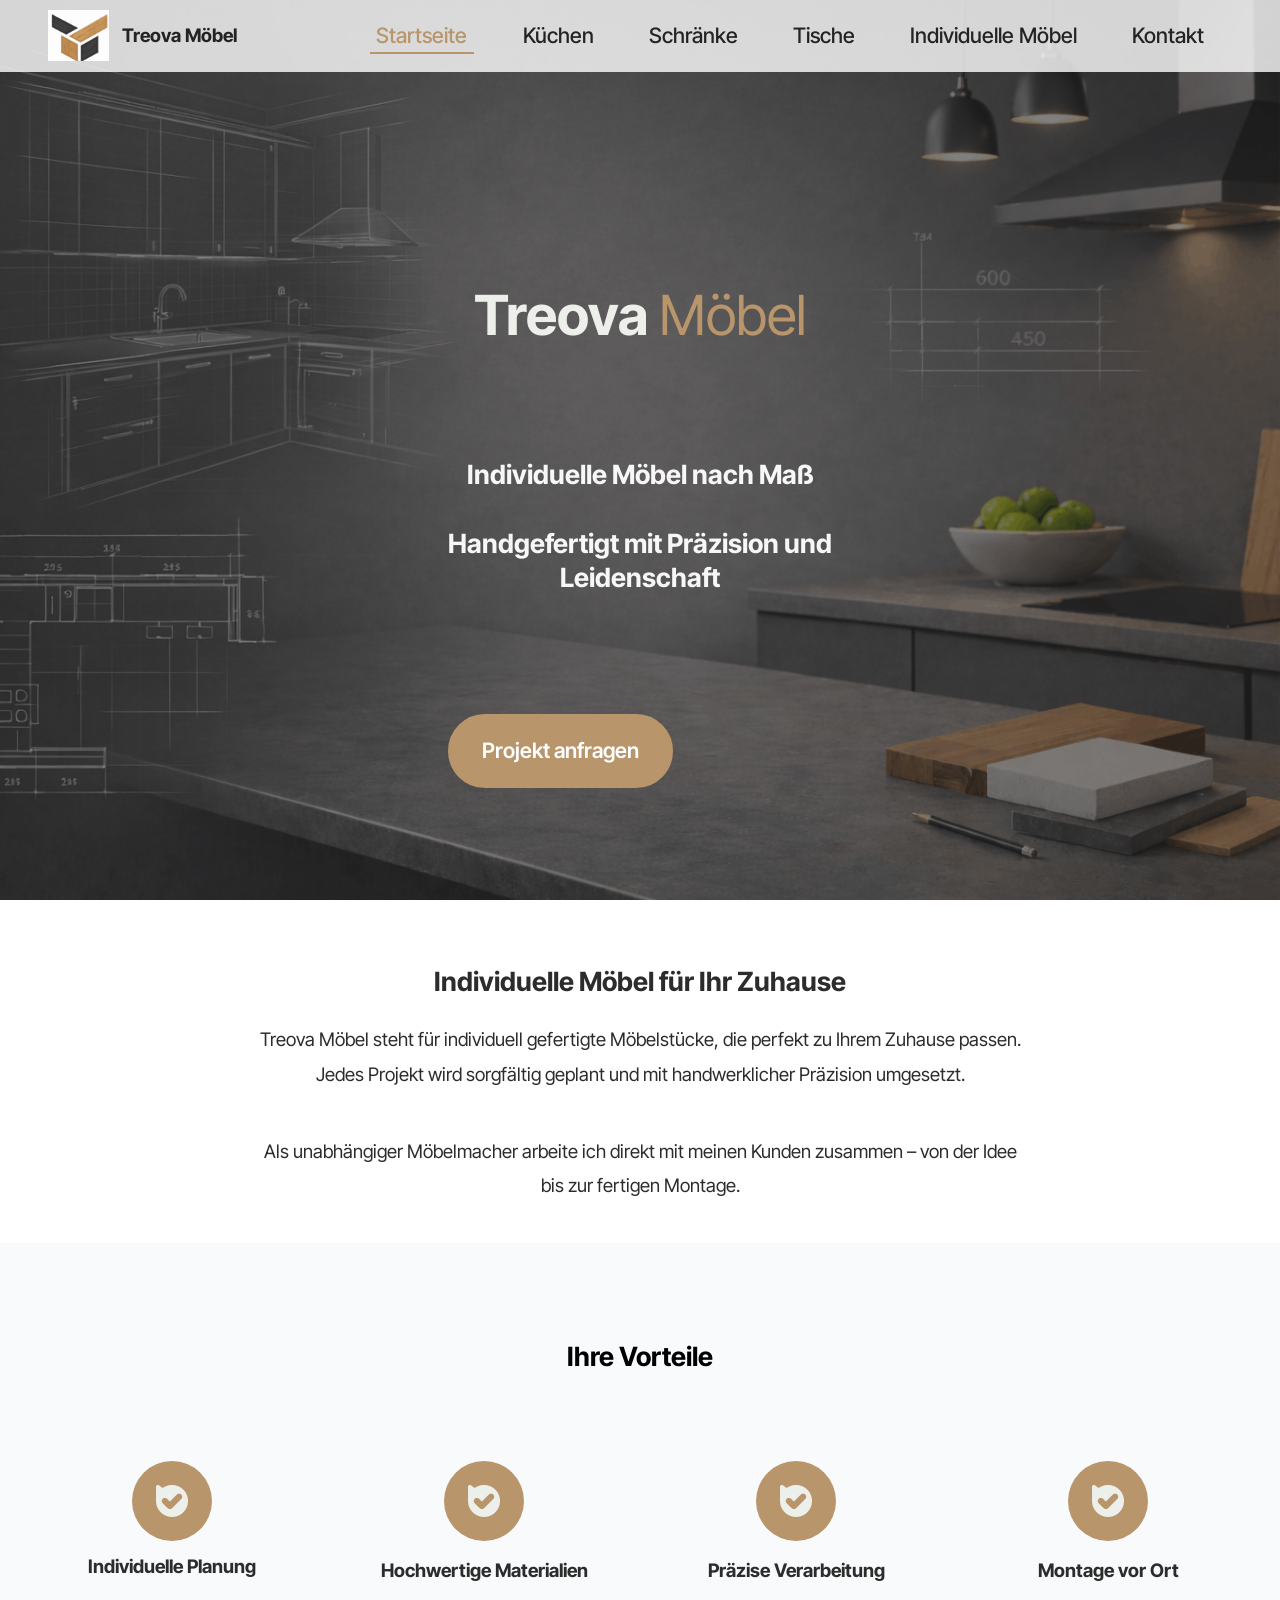
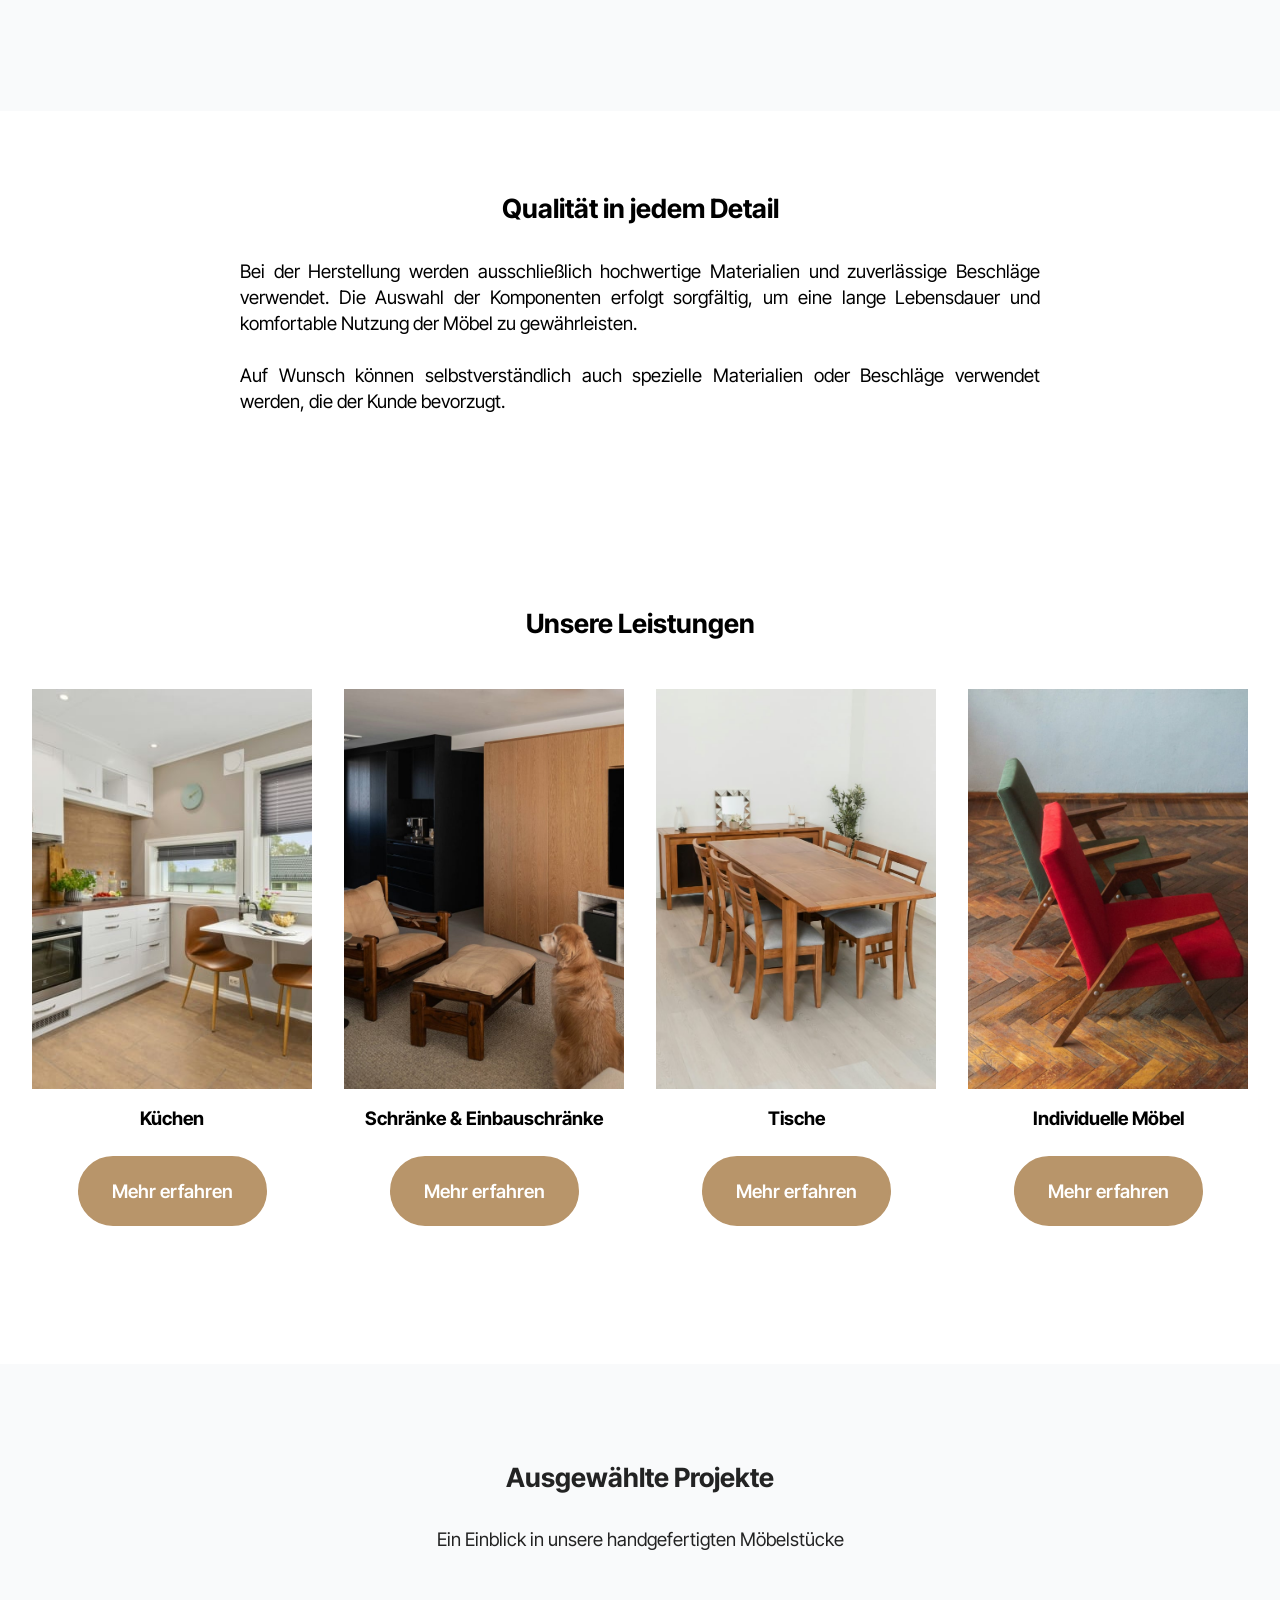
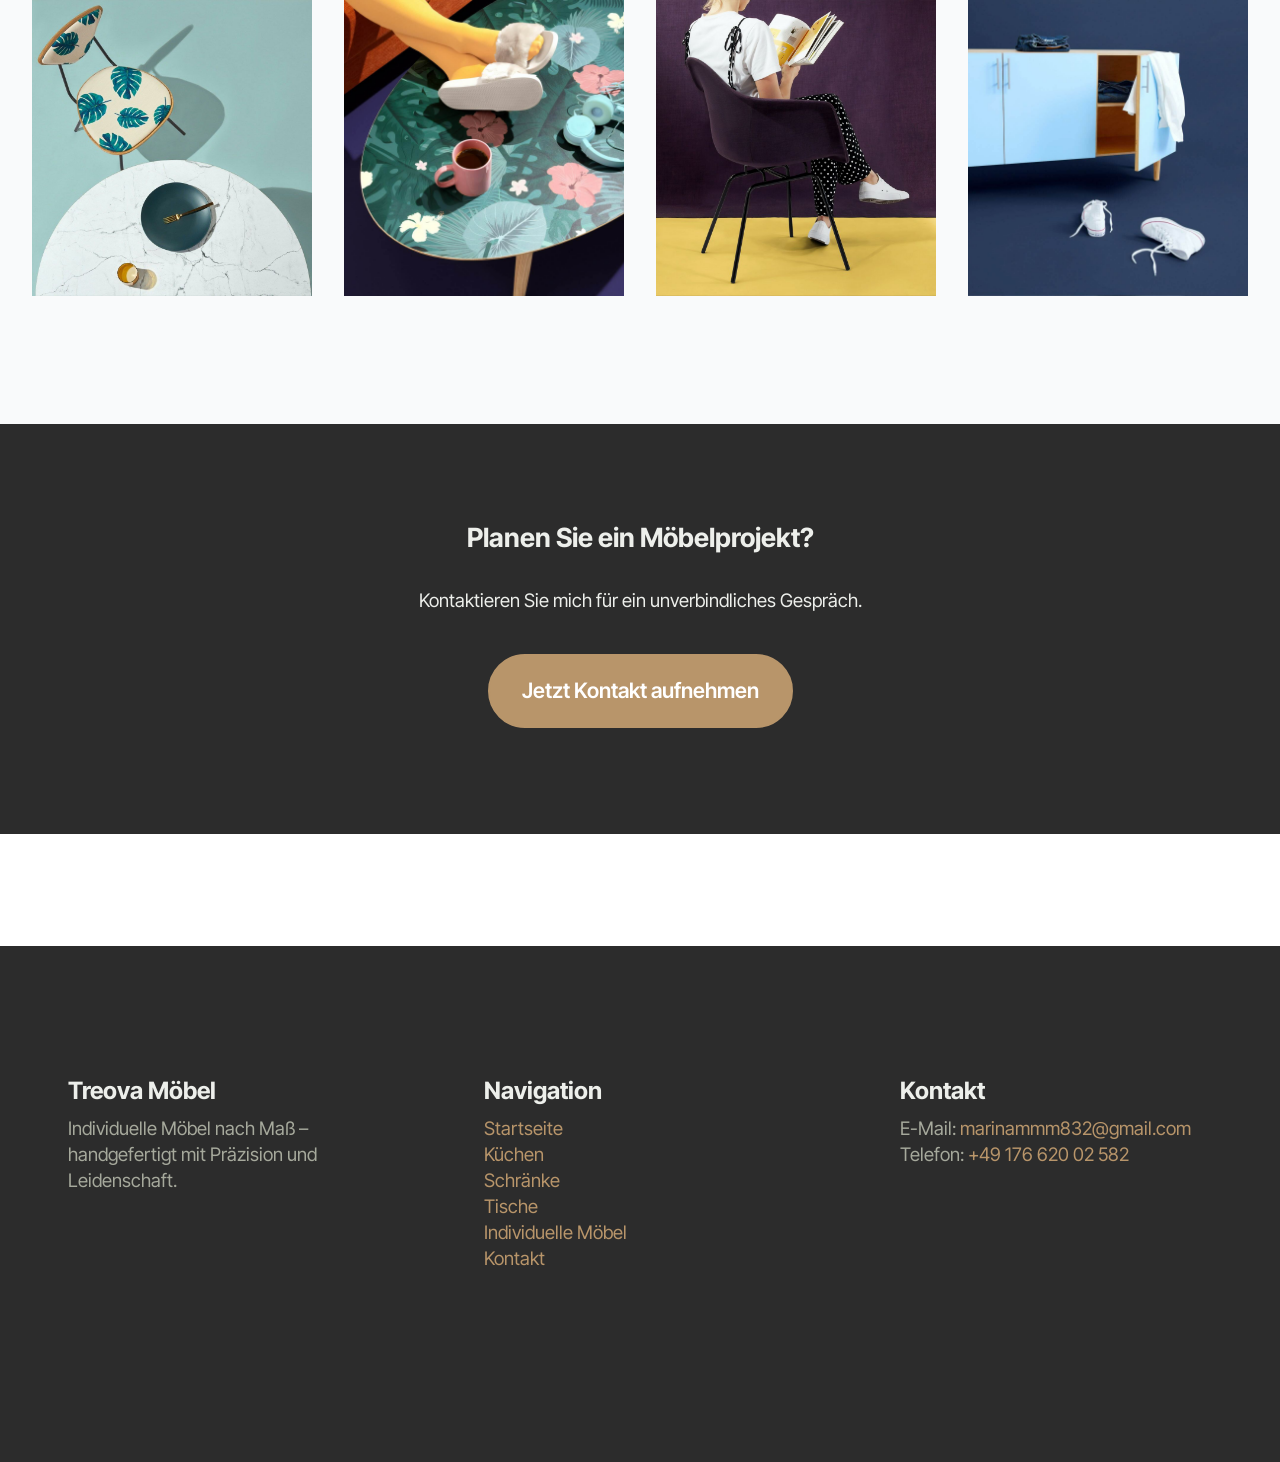
<file: index.html>
<!DOCTYPE html>
<html  lang="de">
<head>
  <!-- Site made with Mobirise Website Builder v6.1.9, https://mobirise.com -->
  <meta charset="UTF-8">
  <meta http-equiv="X-UA-Compatible" content="IE=edge">
  <meta name="generator" content="Mobirise v6.1.9, mobirise.com">
  <meta name="twitter:card" content="summary_large_image"/>
  <meta name="twitter:image:src" content="assets/images/index-meta.png">
  <meta property="og:image" content="assets/images/index-meta.png">
  <meta name="twitter:title" content="Treova Möbel">
  <meta name="viewport" content="width=device-width, initial-scale=1, minimum-scale=1">
  <link rel="shortcut icon" href="assets/images/logo-t20e2809420d0bad0bed0bfd0b8d18f-128x108.png" type="image/x-icon">
  <meta name="description" content="Qualität braucht Zeit">
  
  
  <title>Treova Möbel</title>
  <link rel="stylesheet" href="assets/web/assets/mobirise-icons2/mobirise2.css">
  <link rel="stylesheet" href="assets/bootstrap/css/bootstrap.min.css">
  <link rel="stylesheet" href="assets/parallax/jarallax.css">
  <link rel="stylesheet" href="assets/dropdown/css/style.css">
  <link rel="stylesheet" href="assets/socicon/css/styles.css">
  <link rel="stylesheet" href="assets/theme/css/style.css">
  <link rel="preload" href="https://fonts.googleapis.com/css?family=Inter+Tight:100,200,300,400,500,600,700,800,900,100i,200i,300i,400i,500i,600i,700i,800i,900i&display=swap" as="style" onload="this.onload=null;this.rel='stylesheet'">
  <noscript><link rel="stylesheet" href="https://fonts.googleapis.com/css?family=Inter+Tight:100,200,300,400,500,600,700,800,900,100i,200i,300i,400i,500i,600i,700i,800i,900i&display=swap"></noscript>
  <link rel="preload" as="style" href="assets/mobirise/css/mbr-additional.css?v=MedEeP"><link rel="stylesheet" href="assets/mobirise/css/mbr-additional.css?v=MedEeP" type="text/css">

  
  
  
</head>
<body>
  
  <section data-bs-version="5.1" class="menu menu1 cid-v5mU62yUip" once="menu" id="menu1-2">
    

    <nav class="navbar navbar-dropdown navbar-fixed-top navbar-expand-lg">
        <div class="container-fluid">
            <div class="navbar-brand">
                <span class="navbar-logo">
                    <a href="index.html#header18-1">
                        <img src="assets/images/logo-t20e2809420d0bad0bed0bfd0b8d18f-102x86.webp" alt="" style="height: 3.2rem;">
                    </a>
                </span>
                <span class="navbar-caption-wrap"><a class="navbar-caption text-black display-7" href="index.html">Treova Möbel</a></span>
            </div>
            <button class="navbar-toggler" type="button" data-toggle="collapse" data-bs-toggle="collapse" data-target="#navbarSupportedContent" data-bs-target="#navbarSupportedContent" aria-controls="navbarNavAltMarkup" aria-expanded="false" aria-label="Toggle navigation">
                <div class="hamburger">
                    <span></span>
                    <span></span>
                    <span></span>
                    <span></span>
                </div>
            </button>
            <div class="collapse navbar-collapse" id="navbarSupportedContent">
                <ul class="navbar-nav nav-dropdown nav-right" data-app-modern-menu="true"><li class="nav-item"><a class="nav-link link text-black text-primary display-4" href="index.html#header18-1">Startseite</a></li>
                    <li class="nav-item"><a class="nav-link link text-black text-primary display-4" href="page1.html#header17-1d">
                            Küchen</a></li>
                    <li class="nav-item"><a class="nav-link link text-black text-primary display-4" href="page6.html#header17-1s">Schränke</a>
                    </li><li class="nav-item"><a class="nav-link link text-black text-primary display-4" href="page7.html#header17-1y">Tische</a></li><li class="nav-item"><a class="nav-link link text-black text-primary display-4" href="page8.html#header17-24">Individuelle Möbel</a></li><li class="nav-item"><a class="nav-link link text-black text-primary display-4" href="page5.html#header09-2h">Kontakt</a></li></ul>
                
                
            </div>
        </div>
    </nav>
</section>

<section data-bs-version="5.1" class="header18 cid-v5iQ4t1JHs mbr-fullscreen mbr-parallax-background" id="header18-1">

    

    
    <div class="mbr-overlay" style="opacity: 0.6; background-color: rgb(44, 44, 44);"></div>

    <div class="align-center container-fluid">
        <div class="row justify-content-center">
            <div class="col-12 col-lg-4">
                <h1 class="mbr-section-title mbr-fonts-style mbr-white mb-3 display-1"><strong><br></strong><br><br><strong>Treova <span style="color: #b8956a;">Möbel</span></strong><br><strong><br></strong></h1>
                <h2 class="mbr-section-subtitle mbr-fonts-style mbr-white mb-3 display-2"><br><strong>Individuelle Möbel nach Maß</strong><br><br><div><strong>Handgefertigt mit Präzision und Leidenschaft</strong></div></h2>
                <p class="mbr-text mbr-fonts-style mbr-white display-7"><br><br><br></p>
                <div class="mbr-section-btn mt-3"><a class="btn btn-primary display-4" href="page5.html#header09-2h">Projekt anfragen</a></div>
            </div>
        </div>
    </div>
</section>

<section data-bs-version="5.1" class="article11 cid-v5na5n8tZS" id="article11-s">
    

    
    
    <div class="container">
        <div class="row justify-content-center">
            <div class="title col-md-12 col-lg-9">
                <h3 class="mbr-section-title mbr-fonts-style align-center mt-0 mb-0 display-2"><strong>Individuelle Möbel für Ihr Zuhause</strong></h3>
                <h4 class="mbr-section-subtitle align-center mbr-fonts-style mt-4 display-7"><p>Treova Möbel steht für individuell gefertigte Möbelstücke, die perfekt zu Ihrem Zuhause passen.
</p><p>Jedes Projekt wird sorgfältig geplant und mit handwerklicher Präzision umgesetzt.</p><br><p>
</p><p>Als unabhängiger Möbelmacher arbeite ich direkt mit meinen Kunden zusammen – von der Idee
</p><p>bis zur fertigen Montage.</p><p>
</p><p>
</p><p>
</p><p>
</p><p>
</p><p>
</p></h4>
                
            </div>
        </div>
    </div>
</section>

<section data-bs-version="5.1" class="features10 cid-vdRN24aabG" id="features010-13">
  

  
  
  <div class="container">
    <div class="row justify-content-center mb-5">
      <div class="col-12 mb-0 content-head">
        <h3 class="mbr-section-title mbr-fonts-style align-center display-2"><strong>Ihre Vorteile</strong></h3>
        
      </div>
    </div>
    <div class="row">
      <div class="item features-without-image col-12 col-md-6 col-lg-3">
        <div class="item-wrapper">
          <div class="card-box align-left">
            <div class="iconfont-wrapper mb-3">
              <span class="mbr-iconfont socicon-bale socicon" style="color: rgb(237, 239, 235); fill: rgb(237, 239, 235);"></span>
            </div>
            <h4 class="card-title mbr-fonts-style display-7"><p><strong>Individuelle Planung</strong></p></h4>
            
            
          </div>
        </div>
      </div>
      <div class="item features-without-image col-12 col-md-6 col-lg-3">
        <div class="item-wrapper">
          <div class="card-box align-left">
            <div class="iconfont-wrapper mb-3">
              <span class="mbr-iconfont socicon-bale socicon" style="color: rgb(237, 239, 235); fill: rgb(237, 239, 235);"></span>
            </div>
            <h4 class="card-title mbr-fonts-style display-7"><strong>Hochwertige Materialien</strong></h4>
            
            
          </div>
        </div>
      </div>
      <div class="item features-without-image col-12 col-md-6 col-lg-3">
        <div class="item-wrapper">
          <div class="card-box align-left">
            <div class="iconfont-wrapper mb-3">
              <span class="mbr-iconfont socicon-bale socicon" style="color: rgb(237, 239, 235); fill: rgb(237, 239, 235);"></span>
            </div>
            <h4 class="card-title mbr-fonts-style display-7"><strong>Präzise Verarbeitung</strong></h4>
            
            
          </div>
        </div>
      </div><div class="item features-without-image col-12 col-md-6 col-lg-3">
        <div class="item-wrapper">
          <div class="card-box align-left">
            <div class="iconfont-wrapper mb-3">
              <span class="mbr-iconfont socicon-bale socicon" style="color: rgb(237, 239, 235); fill: rgb(237, 239, 235);"></span>
            </div>
            <h4 class="card-title mbr-fonts-style display-7"><strong>Montage vor Ort</strong></h4>
            
            
          </div>
        </div>
      </div>
    </div>
  </div>
</section>

<section data-bs-version="5.1" class="article12 cid-vdS11C3sQA" id="article12-14">    
    
    <div class="container">
        <div class="row justify-content-center">
            <div class="col-md-12 col-lg-8">
                <h3 class="mbr-section-title mbr-fonts-style mb-4 mt-0 display-2"><strong>Qualität in jedem Detail</strong></h3>
                
                <p class="mbr-text mbr-fonts-style display-7">Bei der Herstellung werden ausschließlich hochwertige Materialien und zuverlässige Beschläge verwendet. Die Auswahl der Komponenten erfolgt sorgfältig, um eine lange Lebensdauer und komfortable Nutzung der Möbel zu gewährleisten.
<br>
<br>Auf Wunsch können selbstverständlich auch spezielle Materialien oder Beschläge verwendet werden, die der Kunde bevorzugt.</p>
            </div>
        </div>
    </div>
</section>

<section data-bs-version="5.1" class="features13 start cid-vev9QQEBZv" id="features013-2s">
    

<div class="container-fluid">
  <div class="row justify-content-center">
    <div class="col-12 content-head">
      <div class="mbr-section-head mb-5">
        <h4 class="mbr-section-title mbr-fonts-style align-center mb-0 display-2"><strong>Unsere Leistungen</strong></h4>
        
      </div>
    </div>
  </div>
  <div class="row mbr-section-content">
    <div class="item features-image col-6 col-md-4 col-lg-3">
      <div class="item-wrapper">
        <div class="item-img">
          <img src="assets/images/rune-enstad-uxfj-6zj27m-unsplash-732x489.webp" alt="Mobirise Website Builder" title="" data-slide-to="0" data-bs-slide-to="0">
        </div>
        <div class="item-content align-left mt-3">
          <h5 class="item-title mbr-fonts-style mb-3 display-7">
            <strong>Küchen</strong>
          </h5>
          
          
        </div>
        <div class="mbr-section-btn item-footer mt-2"><a href="page1.html#header17-1d" class="btn item-btn btn-primary display-7">Mehr erfahren</a></div>
      </div>
    </div>
    <div class="item features-image col-6 col-md-4 col-lg-3">
      <div class="item-wrapper">
        <div class="item-img">
          <img src="assets/images/caroline-badran-wv4qcw4jqta-unsplash-732x978.webp" alt="Mobirise Website Builder" title="" data-slide-to="1" data-bs-slide-to="1">
        </div>
        <div class="item-content align-left mt-3">
          <h5 class="item-title mbr-fonts-style mb-3 display-7"><strong>Schränke &amp; Einbauschränke</strong></h5>
          
          
        </div>
        <div class="mbr-section-btn item-footer mt-2"><a href="page6.html#header17-1s" class="btn item-btn btn-primary display-7">Mehr erfahren</a></div>
      </div>
    </div>
    <div class="item features-image col-6 col-md-4 col-lg-3">
      <div class="item-wrapper">
        <div class="item-img">
          <img src="assets/images/costa-live-fnfusu-hc98-unsplash-732x937.webp" alt="Mobirise Website Builder" title="" data-slide-to="2" data-bs-slide-to="2">
        </div>
        <div class="item-content align-left mt-3">
          <h5 class="item-title mbr-fonts-style mb-3 display-7">
            <strong>Tische</strong>
          </h5>
          
          
        </div>
        <div class="mbr-section-btn item-footer mt-2"><a href="page7.html#header17-1y" class="btn item-btn btn-primary display-7">Mehr erfahren</a></div>
      </div>
    </div>
    <div class="item features-image col-6 col-md-4 col-lg-3">
      <div class="item-wrapper">
        <div class="item-img">
          <img src="assets/images/lesha-tuman-lwusfk4whl8-unsplash-732x970.webp" alt="Mobirise Website Builder" title="" data-slide-to="3" data-bs-slide-to="3">
        </div>
        <div class="item-content align-left mt-3">
          <h5 class="item-title mbr-fonts-style mb-3 display-7"><strong>Individuelle Möbel</strong></h5>
          
          
        </div>
        <div class="mbr-section-btn item-footer mt-2"><a href="page8.html#header17-24" class="btn item-btn btn-primary display-7">Mehr erfahren</a></div>
      </div>
    </div>
    
    

  </div>
</div>
</section>

<section data-bs-version="5.1" class="gallery1 mbr-gallery cid-vdS9AsMY2x" id="gallery01-17">
    
    

    <div class="container-fluid">
        <div class="row justify-content-center">
            <div class="col-12 content-head">
                <div class="mb-5">
                    <h3 class="mbr-section-title mbr-fonts-style align-center m-0 display-2"><strong>Ausgewählte Projekte</strong></h3>
                    <h4 class="mbr-section-subtitle mbr-fonts-style align-center mb-0 mt-4 display-7">Ein Einblick in unsere handgefertigten Möbelstücke</h4>
                </div>
            </div>
        </div>
        
        <div class="row mbr-gallery">
            
            
            
            
            <div class="col-12 col-md-6 col-lg-3 item gallery-image active">
                <div class="item-wrapper mb-3" data-toggle="modal" data-bs-toggle="modal" data-target="#vevdHbmnM4-modal" data-bs-target="#vevdHbmnM4-modal">
                    <img class="w-100" src="assets/images/gallery10.webp" alt="Mobirise Website Builder" data-slide-to="0" data-bs-slide-to="0" data-target="#lb-vevdHbmnM4" data-bs-target="#lb-vevdHbmnM4">
                    <div class="icon-wrapper">
                        <span class="mobi-mbri mobi-mbri-search mbr-iconfont mbr-iconfont-btn"></span>
                    </div>
                </div>
                
            </div>
            <div class="col-12 col-md-6 col-lg-3 item gallery-image">
                <div class="item-wrapper mb-3" data-toggle="modal" data-bs-toggle="modal" data-target="#vevdHbmnM4-modal" data-bs-target="#vevdHbmnM4-modal">
                    <img class="w-100" src="assets/images/gallery05.webp" alt="Mobirise Website Builder" data-slide-to="1" data-bs-slide-to="1" data-target="#lb-vevdHbmnM4" data-bs-target="#lb-vevdHbmnM4">
                    <div class="icon-wrapper">
                        <span class="mobi-mbri mobi-mbri-search mbr-iconfont mbr-iconfont-btn"></span>
                    </div>
                </div>
                
            </div>
            <div class="col-12 col-md-6 col-lg-3 item gallery-image">
                <div class="item-wrapper mb-3" data-toggle="modal" data-bs-toggle="modal" data-target="#vevdHbmnM4-modal" data-bs-target="#vevdHbmnM4-modal">
                    <img class="w-100" src="assets/images/gallery06.webp" alt="Mobirise Website Builder" data-slide-to="2" data-bs-slide-to="2" data-target="#lb-vevdHbmnM4" data-bs-target="#lb-vevdHbmnM4">
                    <div class="icon-wrapper">
                        <span class="mobi-mbri mobi-mbri-search mbr-iconfont mbr-iconfont-btn"></span>
                    </div>
                </div>
                
            </div>
            <div class="col-12 col-md-6 col-lg-3 item gallery-image">
                <div class="item-wrapper mb-3" data-toggle="modal" data-bs-toggle="modal" data-target="#vevdHbmnM4-modal" data-bs-target="#vevdHbmnM4-modal">
                    <img class="w-100" src="assets/images/gallery07.webp" alt="Mobirise Website Builder" data-slide-to="3" data-bs-slide-to="3" data-target="#lb-vevdHbmnM4" data-bs-target="#lb-vevdHbmnM4">
                    <div class="icon-wrapper">
                        <span class="mobi-mbri mobi-mbri-search mbr-iconfont mbr-iconfont-btn"></span>
                    </div>
                </div>
                
            </div>
        </div>

        <div class="modal mbr-slider" tabindex="-1" role="dialog" aria-hidden="true" id="vevdHbmnM4-modal">
            <div class="modal-dialog" role="document">
                <div class="modal-content">
                    <div class="modal-body">
                        <div class="carousel slide" data-pause="false" data-bs-pause="false" id="lb-vevdHbmnM4" data-interval="5000" data-bs-interval="5000">
                            <div class="carousel-inner">
                                
                                
                                
                                
                                <div class="carousel-item active">
                                    <img class="d-block w-100" src="assets/images/gallery10.webp" alt="Mobirise Website Builder">
                                </div>
                                <div class="carousel-item">
                                    <img class="d-block w-100" src="assets/images/gallery05.webp" alt="Mobirise Website Builder">
                                </div>
                                <div class="carousel-item">
                                    <img class="d-block w-100" src="assets/images/gallery06.webp" alt="Mobirise Website Builder">
                                </div>
                                <div class="carousel-item">
                                    <img class="d-block w-100" src="assets/images/gallery07.webp" alt="Mobirise Website Builder">
                                </div>
                            </div>
                            <ol class="carousel-indicators">
                                <li data-slide-to="0" data-bs-slide-to="0" class="active" data-target="#lb-vevdHbmnM4" data-bs-target="#lb-vevdHbmnM4"></li>
                                <li data-slide-to="1" data-bs-slide-to="1" data-target="#lb-vevdHbmnM4" data-bs-target="#lb-vevdHbmnM4"></li>
                                <li data-slide-to="2" data-bs-slide-to="2" data-target="#lb-vevdHbmnM4" data-bs-target="#lb-vevdHbmnM4"></li>
                                <li data-slide-to="3" data-bs-slide-to="3" data-target="#lb-vevdHbmnM4" data-bs-target="#lb-vevdHbmnM4"></li>
                                
                                
                                
                                
                            </ol>
                            <a role="button" href="" class="close" data-dismiss="modal" data-bs-dismiss="modal" aria-label="Close">
                            </a>
                            <a class="carousel-control-prev carousel-control" role="button" data-slide="prev" data-bs-slide="prev" href="#lb-vevdHbmnM4">
                                <span class="mobi-mbri mobi-mbri-arrow-prev" aria-hidden="true"></span>
                                <span class="sr-only visually-hidden">Previous</span>
                            </a>
                            <a class="carousel-control-next carousel-control" role="button" data-slide="next" data-bs-slide="next" href="#lb-vevdHbmnM4">
                                <span class="mobi-mbri mobi-mbri-arrow-next" aria-hidden="true"></span>
                                <span class="sr-only visually-hidden">Next</span>
                            </a>
                        </div>
                    </div>
                </div>
            </div>
        </div>
    </div>
</section>

<section data-bs-version="5.1" class="article11 cid-vdSbtx95A5" id="article11-19">
    

    
    
    <div class="container">
        <div class="row justify-content-center">
            <div class="title col-md-12 col-lg-10">
                <h3 class="mbr-section-title mbr-fonts-style align-center mt-0 mb-0 display-2"><strong>Planen Sie ein Möbelprojekt?</strong></h3>
                <h4 class="mbr-section-subtitle align-center mbr-fonts-style mt-4 display-7">Kontaktieren Sie mich für ein unverbindliches Gespräch.</h4>
                <div class="mbr-section-btn align-center mt-4"><a class="btn btn-primary display-4" href="page5.html">
                        Jetzt Kontakt aufnehmen
                    </a></div>
            </div>
        </div>
    </div>
</section>

<section data-bs-version="5.1" class="article11 cid-vdScfgJIbc" id="article11-1b">
    

    
    
    <div class="container">
        <div class="row justify-content-center">
            <div class="title col-md-12 col-lg-4">
                
                
                
            </div>
        </div>
    </div>
</section>

<section data-bs-version="5.1" class="numbers01 cid-vdWCFkhLcB" id="numbers01-1j">
	
	
	<div class="container">
		<div class="row justify-content-center">
			<div class="col-12 content-head">
				
			</div>
		</div>
		<div class="row">
			<div class="item features-without-image col-12 col-md-6 col-lg-4 active">
				<div class="item-wrapper">
					<div class="item-content">
						
						<h4 class="card-title mbr-fonts-style display-5"><strong>Treova Möbel</strong></h4>
						<p class="card-text mbr-fonts-style mt-0 mb-3 display-7">
							Individuelle Möbel nach Maß – handgefertigt mit Präzision und Leidenschaft.
						</p>
						
					</div>

				</div>
			</div>
			<div class="item features-without-image col-12 col-md-6 col-lg-4">
				<div class="item-wrapper">
					<div class="item-content">
						
						<h4 class="card-title mbr-fonts-style display-5">
							<strong>Navigation</strong>
						</h4>
						<p class="card-text mbr-fonts-style mt-0 mb-3 display-7">
							<a href="index.html#top" class="text-primary">Startseite</a><br><a href="page1.html#header17-1d" class="text-primary">Küchen</a><br><a href="page6.html#header17-1s" class="text-primary">Schränke</a><br><a href="page7.html#header17-1y" class="text-primary">Tische</a><br><a href="page8.html#header17-24" class="text-primary">Individuelle Möbel</a><br><a href="page5.html" class="text-primary">Kontakt</a><br><br>
						</p>
						
					</div>

				</div>
			</div>
			<div class="item features-without-image col-12 col-md-6 col-lg-4">
				<div class="item-wrapper">
					<div class="item-content">
						
						<h4 class="card-title mbr-fonts-style display-5">
							<strong>Kontakt</strong>
						</h4>
						<p class="card-text mbr-fonts-style mt-0 mb-3 display-7">E-Mail: <a href="mailto:marinammm832@gmail.com" class="text-primary">marinammm832@gmail.com</a>
<br>Telefon: <a href="tel:+4917662002582" class="text-primary">+49 176 620 02 582</a></p>
						
					</div>
				</div>
			</div>
		</div>
	</div>
</section><section class="display-7" style="padding: 0;align-items: center;justify-content: center;flex-wrap: wrap;    align-content: center;display: flex;position: relative;height: 4rem;"><a href="https://mobiri.se/4233459" style="flex: 1 1;height: 4rem;position: absolute;width: 100%;z-index: 1;"><img alt="Mobirise.com" style="height: 4rem;" src="[data-uri]"></a><p style="margin: 0;text-align: center;" class="display-7">Designed with &#8204;</p><a style="z-index:1" href="https://mobirise.com">Mobirise </a></section><script src="assets/bootstrap/js/bootstrap.bundle.min.js"></script>  <script src="assets/parallax/jarallax.js"></script>  <script src="assets/smoothscroll/smooth-scroll.js"></script>  <script src="assets/ytplayer/index.js"></script>  <script src="assets/dropdown/js/navbar-dropdown.js"></script>  <script src="assets/theme/js/script.js"></script>  
  
<script data-goatcounter="https://m-bel.goatcounter.com/count"
        async src="//gc.zgo.at/count.js"></script>  
</body>
</html>
</file>
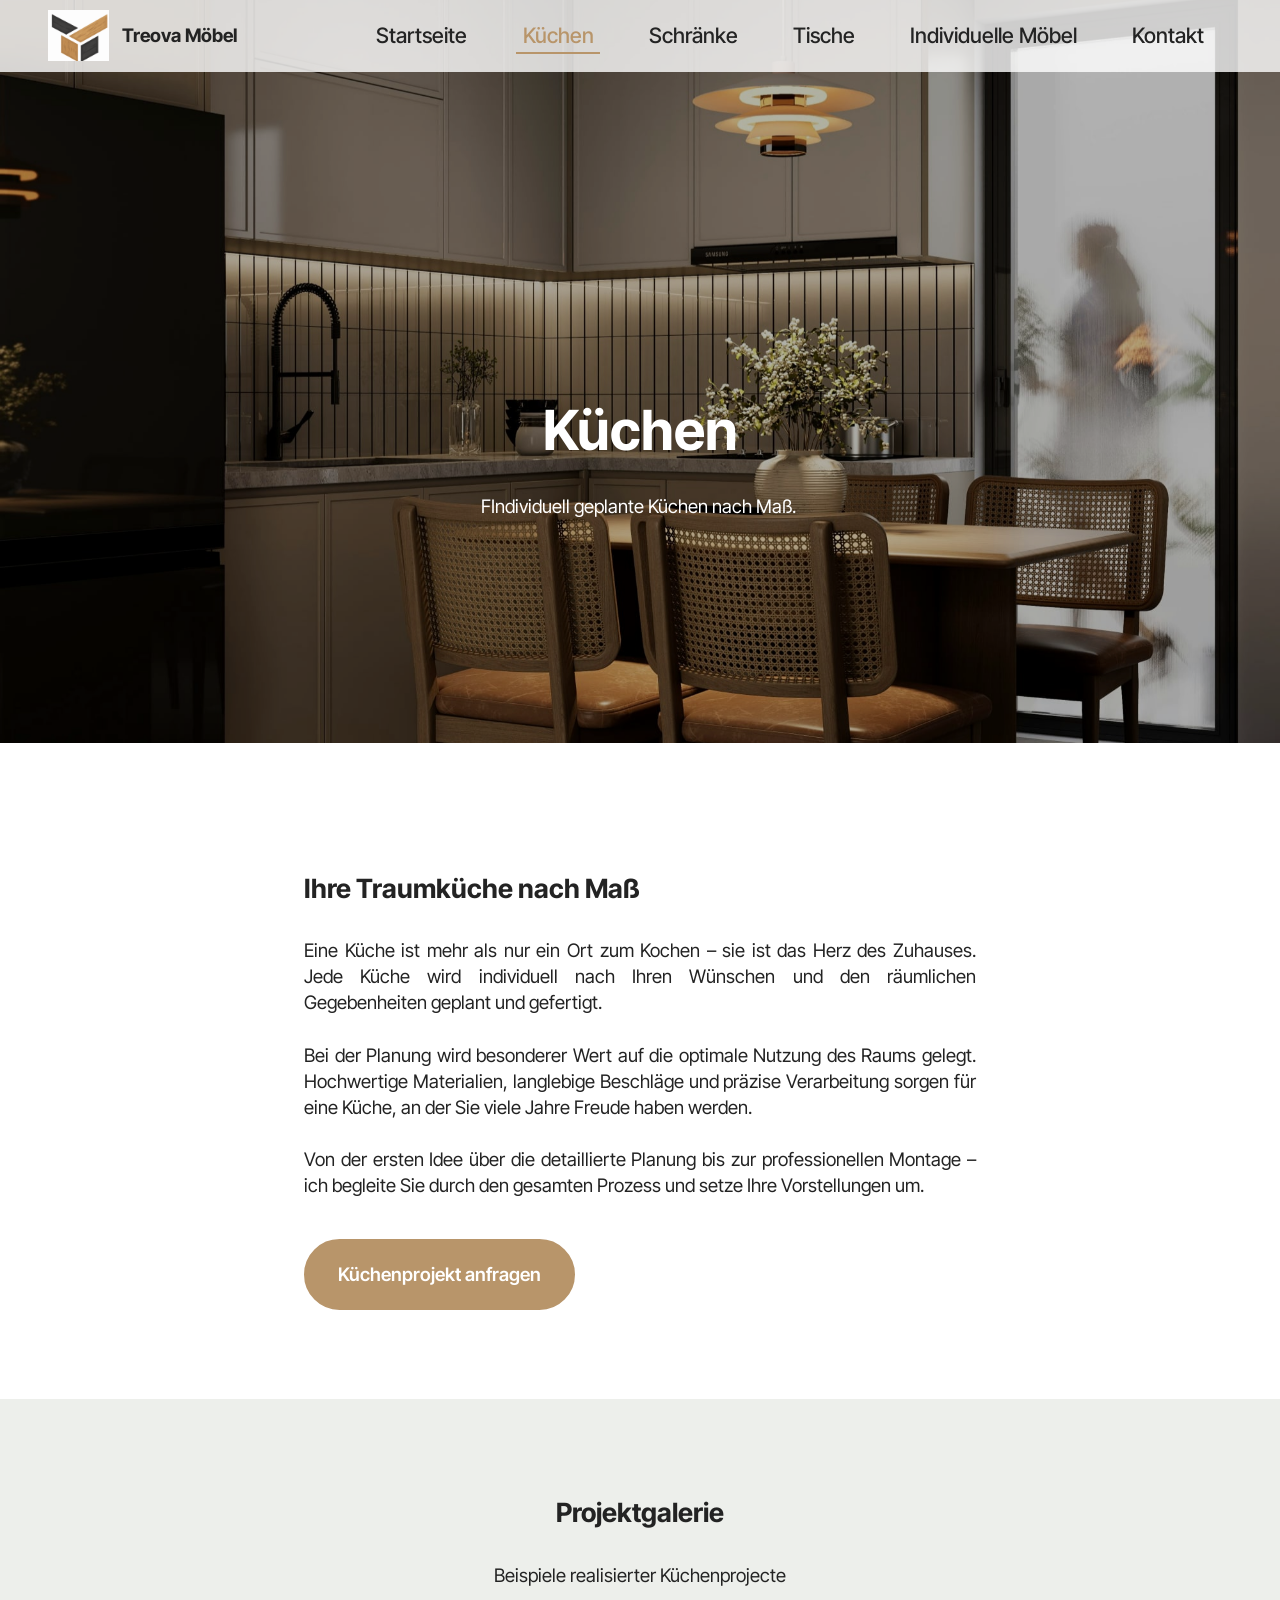
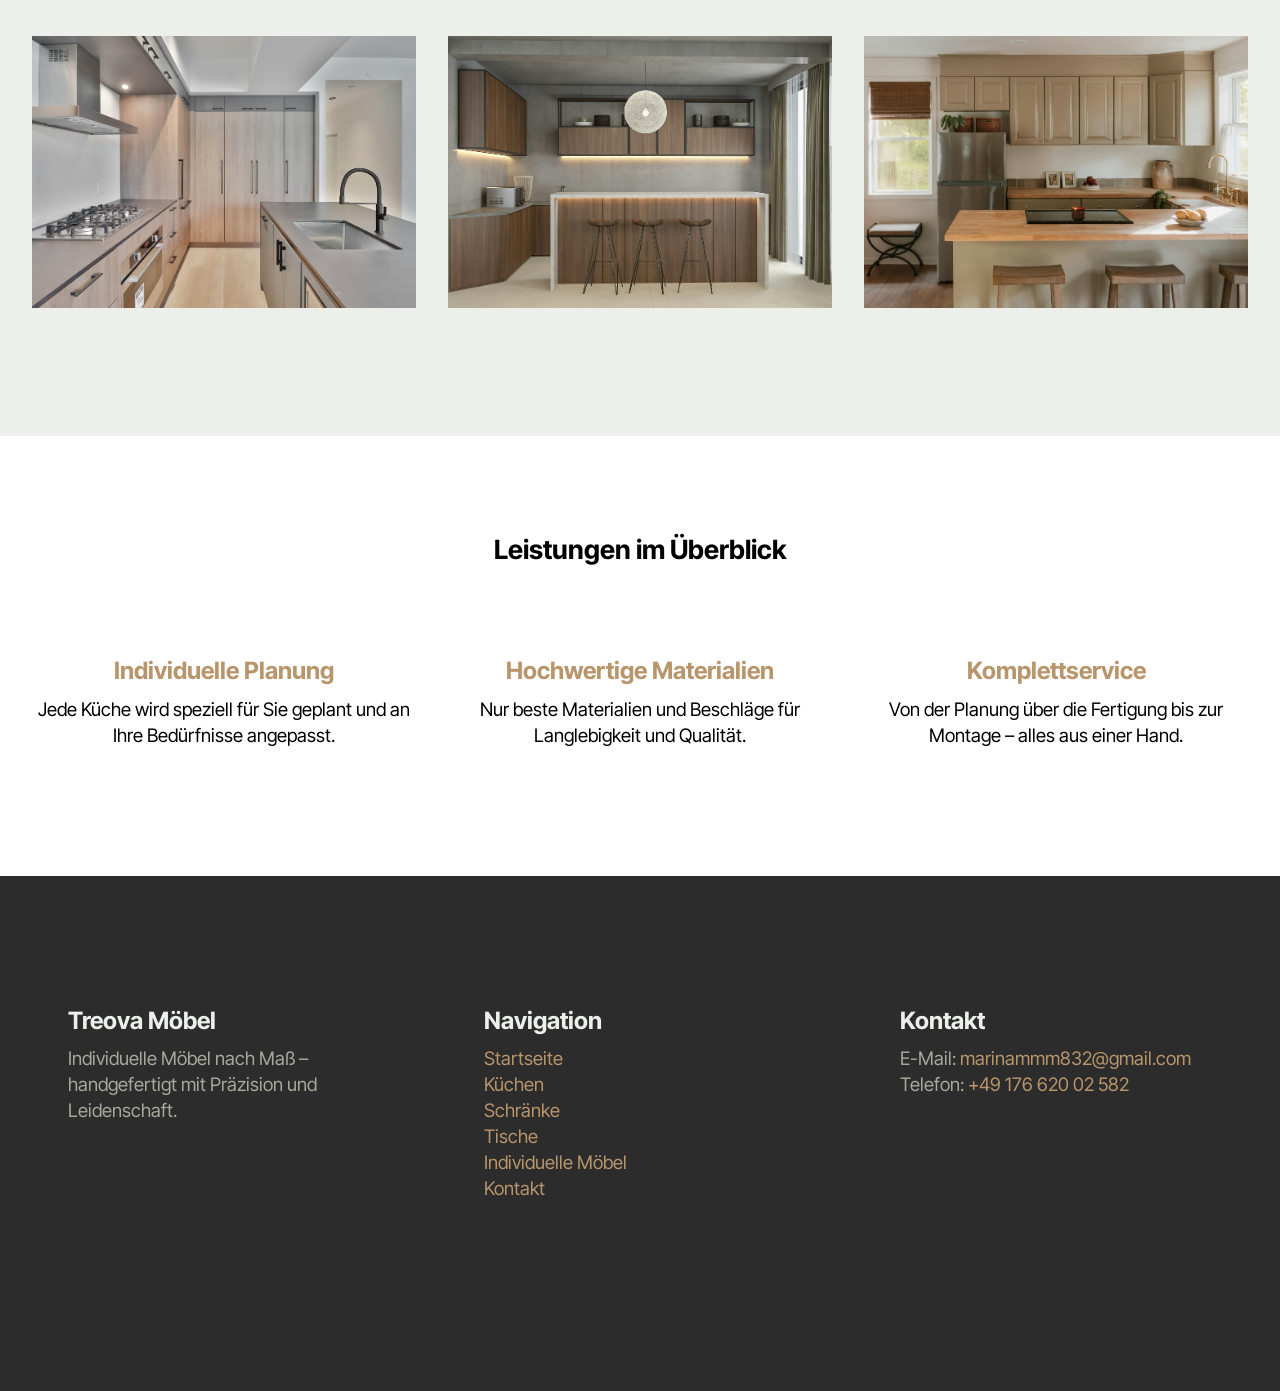
<file: page1.html>
<!DOCTYPE html>
<html  lang="de">
<head>
  <!-- Site made with Mobirise Website Builder v6.1.9, https://mobirise.com -->
  <meta charset="UTF-8">
  <meta http-equiv="X-UA-Compatible" content="IE=edge">
  <meta name="generator" content="Mobirise v6.1.9, mobirise.com">
  <meta name="viewport" content="width=device-width, initial-scale=1, minimum-scale=1">
  <link rel="shortcut icon" href="assets/images/logo-t20e2809420d0bad0bed0bfd0b8d18f-128x108.png" type="image/x-icon">
  <meta name="description" content="">
  
  
  <title>Küchen</title>
  <link rel="stylesheet" href="assets/web/assets/mobirise-icons2/mobirise2.css">
  <link rel="stylesheet" href="assets/bootstrap/css/bootstrap.min.css">
  <link rel="stylesheet" href="assets/parallax/jarallax.css">
  <link rel="stylesheet" href="assets/dropdown/css/style.css">
  <link rel="stylesheet" href="assets/socicon/css/styles.css">
  <link rel="stylesheet" href="assets/theme/css/style.css">
  <link rel="preload" href="https://fonts.googleapis.com/css?family=Inter+Tight:100,200,300,400,500,600,700,800,900,100i,200i,300i,400i,500i,600i,700i,800i,900i&display=swap" as="style" onload="this.onload=null;this.rel='stylesheet'">
  <noscript><link rel="stylesheet" href="https://fonts.googleapis.com/css?family=Inter+Tight:100,200,300,400,500,600,700,800,900,100i,200i,300i,400i,500i,600i,700i,800i,900i&display=swap"></noscript>
  <link rel="preload" as="style" href="assets/mobirise/css/mbr-additional.css?v=YBVDMw"><link rel="stylesheet" href="assets/mobirise/css/mbr-additional.css?v=YBVDMw" type="text/css">

  
  
  
</head>
<body>
  
  <section data-bs-version="5.1" class="menu menu1 cid-v5mU62yUip" once="menu" id="menu1-1c">
    

    <nav class="navbar navbar-dropdown navbar-fixed-top navbar-expand-lg">
        <div class="container-fluid">
            <div class="navbar-brand">
                <span class="navbar-logo">
                    <a href="index.html#header18-1">
                        <img src="assets/images/logo-t20e2809420d0bad0bed0bfd0b8d18f-102x86.webp" alt="" style="height: 3.2rem;">
                    </a>
                </span>
                <span class="navbar-caption-wrap"><a class="navbar-caption text-black display-7" href="index.html">Treova Möbel</a></span>
            </div>
            <button class="navbar-toggler" type="button" data-toggle="collapse" data-bs-toggle="collapse" data-target="#navbarSupportedContent" data-bs-target="#navbarSupportedContent" aria-controls="navbarNavAltMarkup" aria-expanded="false" aria-label="Toggle navigation">
                <div class="hamburger">
                    <span></span>
                    <span></span>
                    <span></span>
                    <span></span>
                </div>
            </button>
            <div class="collapse navbar-collapse" id="navbarSupportedContent">
                <ul class="navbar-nav nav-dropdown nav-right" data-app-modern-menu="true"><li class="nav-item"><a class="nav-link link text-black text-primary display-4" href="index.html#header18-1">Startseite</a></li>
                    <li class="nav-item"><a class="nav-link link text-black text-primary display-4" href="page1.html#header17-1d">
                            Küchen</a></li>
                    <li class="nav-item"><a class="nav-link link text-black text-primary display-4" href="page6.html#header17-1s">Schränke</a>
                    </li><li class="nav-item"><a class="nav-link link text-black text-primary display-4" href="page7.html#header17-1y">Tische</a></li><li class="nav-item"><a class="nav-link link text-black text-primary display-4" href="page8.html#header17-24">Individuelle Möbel</a></li><li class="nav-item"><a class="nav-link link text-black text-primary display-4" href="page5.html#header09-2h">Kontakt</a></li></ul>
                
                
            </div>
        </div>
    </nav>
</section>

<section data-bs-version="5.1" class="header16 cid-vdWvMymVgK mbr-parallax-background" id="header17-1d">
  
  <div class="mbr-overlay" style="opacity: 0.3; background-color: rgb(0, 0, 0);"></div>
  <div class="container-fluid">
    <div class="row">
      <div class="content-wrap col-12 col-md-4">
        <h1 class="mbr-section-title mbr-fonts-style mbr-white mb-4 display-1"><strong>Küchen</strong>
        </h1>
        
        <p class="mbr-fonts-style mbr-text mbr-white mb-4 display-7">FIndividuell geplante Küchen nach Maß.&nbsp;</p>
        
      </div>
    </div>
  </div>
</section>

<section data-bs-version="5.1" class="header14 cid-vdWwwZgrdV" id="header14-1e">
	

	
	
	<div class="container">
		<div class="row justify-content-center">
			<div class="card col-12 col-md-12 col-lg-8">
				<div class="card-wrapper">
					<div class="card-box align-center">
						<h1 class="card-title mbr-fonts-style mb-4 display-2"><strong>Ihre Traumküche nach Maß</strong></h1>
						<p class="mbr-text mbr-fonts-style mb-4 display-7">Eine Küche ist mehr als nur ein Ort zum Kochen – sie ist das Herz des Zuhauses. Jede Küche wird individuell nach Ihren Wünschen und den räumlichen Gegebenheiten geplant und gefertigt.
<br>
<br>Bei der Planung wird besonderer Wert auf die optimale Nutzung des Raums gelegt. Hochwertige Materialien, langlebige Beschläge und präzise Verarbeitung sorgen für eine Küche, an der Sie viele Jahre Freude haben werden.
<br>
<br>Von der ersten Idee über die detaillierte Planung bis zur professionellen Montage – ich begleite Sie durch den gesamten Prozess und setze Ihre Vorstellungen um.</p>
						<div class="mbr-section-btn mt-4"><a class="btn btn-primary display-7" href="page5.html">Küchenprojekt anfragen</a></div>
					</div>
				</div>
			</div>
		</div>
	</div>
</section>

<section data-bs-version="5.1" class="gallery1 mbr-gallery cid-vdWyjhDkTN" id="gallery01-1h">
    
    

    <div class="container-fluid">
        <div class="row justify-content-center">
            <div class="col-12 content-head">
                <div class="mb-5">
                    <h3 class="mbr-section-title mbr-fonts-style align-center m-0 display-2"><strong>Projektgalerie</strong></h3>
                    <h4 class="mbr-section-subtitle mbr-fonts-style align-center mb-0 mt-4 display-7">Beispiele realisierter Küchenprojecte</h4>
                </div>
            </div>
        </div>
        
        <div class="row mbr-gallery">
            <div class="col-12 col-md-6 col-lg-4 item gallery-image">
                <div class="item-wrapper mb-3" data-toggle="modal" data-bs-toggle="modal" data-target="#vevdHpHY0p-modal" data-bs-target="#vevdHpHY0p-modal">
                    <img class="w-100" src="assets/images/lotus-design-n-print-9b7wgjqascw-unsplash-997x665.webp" alt="Mobirise Website Builder" data-slide-to="0" data-bs-slide-to="0" data-target="#lb-vevdHpHY0p" data-bs-target="#lb-vevdHpHY0p">
                    <div class="icon-wrapper">
                        <span class="mobi-mbri mobi-mbri-search mbr-iconfont mbr-iconfont-btn"></span>
                    </div>
                </div>
                
            </div>
            <div class="col-12 col-md-6 col-lg-4 item gallery-image">
                <div class="item-wrapper mb-3" data-toggle="modal" data-bs-toggle="modal" data-target="#vevdHpHY0p-modal" data-bs-target="#vevdHpHY0p-modal">
                    <img class="w-100" src="assets/images/saiful-islam-80dabtnfh4k-unsplash-997x665.webp" alt="Mobirise Website Builder" data-slide-to="1" data-bs-slide-to="1" data-target="#lb-vevdHpHY0p" data-bs-target="#lb-vevdHpHY0p">
                    <div class="icon-wrapper">
                        <span class="mobi-mbri mobi-mbri-search mbr-iconfont mbr-iconfont-btn"></span>
                    </div>
                </div>
                
            </div>
            
            
            
            
            
            <div class="col-12 col-md-6 col-lg-4 item gallery-image">
                <div class="item-wrapper mb-3" data-toggle="modal" data-bs-toggle="modal" data-target="#vevdHpHY0p-modal" data-bs-target="#vevdHpHY0p-modal">
                    <img class="w-100" src="assets/images/clay-banks-mhdeeovbs9o-unsplash-997x665.webp" alt="Mobirise Website Builder" data-slide-to="2" data-bs-slide-to="2" data-target="#lb-vevdHpHY0p" data-bs-target="#lb-vevdHpHY0p">
                    <div class="icon-wrapper">
                        <span class="mobi-mbri mobi-mbri-search mbr-iconfont mbr-iconfont-btn"></span>
                    </div>
                </div>
                
            </div>
        </div>

        <div class="modal mbr-slider" tabindex="-1" role="dialog" aria-hidden="true" id="vevdHpHY0p-modal">
            <div class="modal-dialog" role="document">
                <div class="modal-content">
                    <div class="modal-body">
                        <div class="carousel slide" data-pause="false" data-bs-pause="false" id="lb-vevdHpHY0p" data-interval="5000" data-bs-interval="5000">
                            <div class="carousel-inner">
                                <div class="carousel-item active">
                                    <img class="d-block w-100" src="assets/images/lotus-design-n-print-9b7wgjqascw-unsplash-997x665.webp" alt="Mobirise Website Builder">
                                </div>
                                <div class="carousel-item">
                                    <img class="d-block w-100" src="assets/images/saiful-islam-80dabtnfh4k-unsplash-997x665.webp" alt="Mobirise Website Builder">
                                </div>
                                
                                
                                
                                
                                
                                <div class="carousel-item">
                                    <img class="d-block w-100" src="assets/images/clay-banks-mhdeeovbs9o-unsplash-997x665.webp" alt="Mobirise Website Builder">
                                </div>
                            </div>
                            <ol class="carousel-indicators">
                                <li data-slide-to="0" data-bs-slide-to="0" class="active" data-target="#lb-vevdHpHY0p" data-bs-target="#lb-vevdHpHY0p"></li>
                                <li data-slide-to="1" data-bs-slide-to="1" data-target="#lb-vevdHpHY0p" data-bs-target="#lb-vevdHpHY0p"></li>
                                <li data-slide-to="2" data-bs-slide-to="2" data-target="#lb-vevdHpHY0p" data-bs-target="#lb-vevdHpHY0p"></li>
                                
                                
                                
                                
                                
                            </ol>
                            <a role="button" href="" class="close" data-dismiss="modal" data-bs-dismiss="modal" aria-label="Close">
                            </a>
                            <a class="carousel-control-prev carousel-control" role="button" data-slide="prev" data-bs-slide="prev" href="#lb-vevdHpHY0p">
                                <span class="mobi-mbri mobi-mbri-arrow-prev" aria-hidden="true"></span>
                                <span class="sr-only visually-hidden">Previous</span>
                            </a>
                            <a class="carousel-control-next carousel-control" role="button" data-slide="next" data-bs-slide="next" href="#lb-vevdHpHY0p">
                                <span class="mobi-mbri mobi-mbri-arrow-next" aria-hidden="true"></span>
                                <span class="sr-only visually-hidden">Next</span>
                            </a>
                        </div>
                    </div>
                </div>
            </div>
        </div>
    </div>
</section>

<section data-bs-version="5.1" class="features10 cid-vdWBom36sv" id="features010-1i">
  

  
  
  <div class="container">
    <div class="row justify-content-center mb-5">
      <div class="col-12 mb-0 content-head">
        <h3 class="mbr-section-title mbr-fonts-style align-center display-2"><strong>Leistungen im Überblick</strong></h3>
        
      </div>
    </div>
    <div class="row">
      <div class="item features-without-image col-12 col-md-6 col-lg-4">
        <div class="item-wrapper">
          <div class="card-box align-left">
            
            <h5 class="card-title mbr-fonts-style display-5"><strong>Individuelle Planung</strong></h5>
            <p class="card-text mbr-fonts-style mb-3 display-7">
              Jede Küche wird speziell für Sie geplant und an Ihre Bedürfnisse angepasst.
            </p>
            
          </div>
        </div>
      </div>
      <div class="item features-without-image col-12 col-md-6 col-lg-4">
        <div class="item-wrapper">
          <div class="card-box align-left">
            
            <h5 class="card-title mbr-fonts-style display-5"><strong>Hochwertige Materialien</strong></h5>
            <p class="card-text mbr-fonts-style mb-3 display-7">
              Nur beste Materialien und Beschläge für Langlebigkeit und Qualität.
            </p>
            
          </div>
        </div>
      </div>
      <div class="item features-without-image col-12 col-md-6 col-lg-4">
        <div class="item-wrapper">
          <div class="card-box align-left">
            
            <h5 class="card-title mbr-fonts-style display-5">
              <strong>Komplettservice</strong>
            </h5>
            <p class="card-text mbr-fonts-style mb-3 display-7">
              Von der Planung über die Fertigung bis zur Montage – alles aus einer Hand.
            </p>
            
          </div>
        </div>
      </div>
    </div>
  </div>
</section>

<section data-bs-version="5.1" class="numbers01 cid-vev4IbtNK2" id="numbers01-2n">
	
	
	<div class="container">
		<div class="row justify-content-center">
			<div class="col-12 content-head">
				
			</div>
		</div>
		<div class="row">
			<div class="item features-without-image col-12 col-md-6 col-lg-4 active">
				<div class="item-wrapper">
					<div class="item-content">
						
						<h4 class="card-title mbr-fonts-style display-5"><strong>Treova Möbel</strong></h4>
						<p class="card-text mbr-fonts-style mt-0 mb-3 display-7">
							Individuelle Möbel nach Maß – handgefertigt mit Präzision und Leidenschaft.
						</p>
						
					</div>

				</div>
			</div>
			<div class="item features-without-image col-12 col-md-6 col-lg-4">
				<div class="item-wrapper">
					<div class="item-content">
						
						<h4 class="card-title mbr-fonts-style display-5">
							<strong>Navigation</strong>
						</h4>
						<p class="card-text mbr-fonts-style mt-0 mb-3 display-7">
							<a href="index.html#top" class="text-primary">Startseite</a><br><a href="page1.html#header17-1d" class="text-primary">Küchen</a><br><a href="page6.html#header17-1s" class="text-primary">Schränke</a><br><a href="page7.html#header17-1y" class="text-primary">Tische</a><br><a href="page8.html#header17-24" class="text-primary">Individuelle Möbel</a><br><a href="page5.html" class="text-primary">Kontakt</a><br><br>
						</p>
						
					</div>

				</div>
			</div>
			<div class="item features-without-image col-12 col-md-6 col-lg-4">
				<div class="item-wrapper">
					<div class="item-content">
						
						<h4 class="card-title mbr-fonts-style display-5">
							<strong>Kontakt</strong>
						</h4>
						<p class="card-text mbr-fonts-style mt-0 mb-3 display-7">E-Mail: <a href="mailto:marinammm832@gmail.com" class="text-primary">marinammm832@gmail.com</a>
<br>Telefon: <a href="tel:+4917662002582" class="text-primary">+49 176 620 02 582</a></p>
						
					</div>
				</div>
			</div>
		</div>
	</div>
</section><section class="display-7" style="padding: 0;align-items: center;justify-content: center;flex-wrap: wrap;    align-content: center;display: flex;position: relative;height: 4rem;"><a href="https://mobiri.se/4233459" style="flex: 1 1;height: 4rem;position: absolute;width: 100%;z-index: 1;"><img alt=" Web Site  Building Software" style="height: 4rem;" src="[data-uri]"></a><p style="margin: 0;text-align: center;" class="display-7">Made with &#8204;</p><a style="z-index:1" href="https://mobirise.com"> Web Site  Software</a></section><script src="assets/bootstrap/js/bootstrap.bundle.min.js"></script>  <script src="assets/parallax/jarallax.js"></script>  <script src="assets/smoothscroll/smooth-scroll.js"></script>  <script src="assets/ytplayer/index.js"></script>  <script src="assets/dropdown/js/navbar-dropdown.js"></script>  <script src="assets/theme/js/script.js"></script>  
  
<script data-goatcounter="https://m-bel.goatcounter.com/count"
        async src="//gc.zgo.at/count.js"></script>  
</body>
</html>
</file>
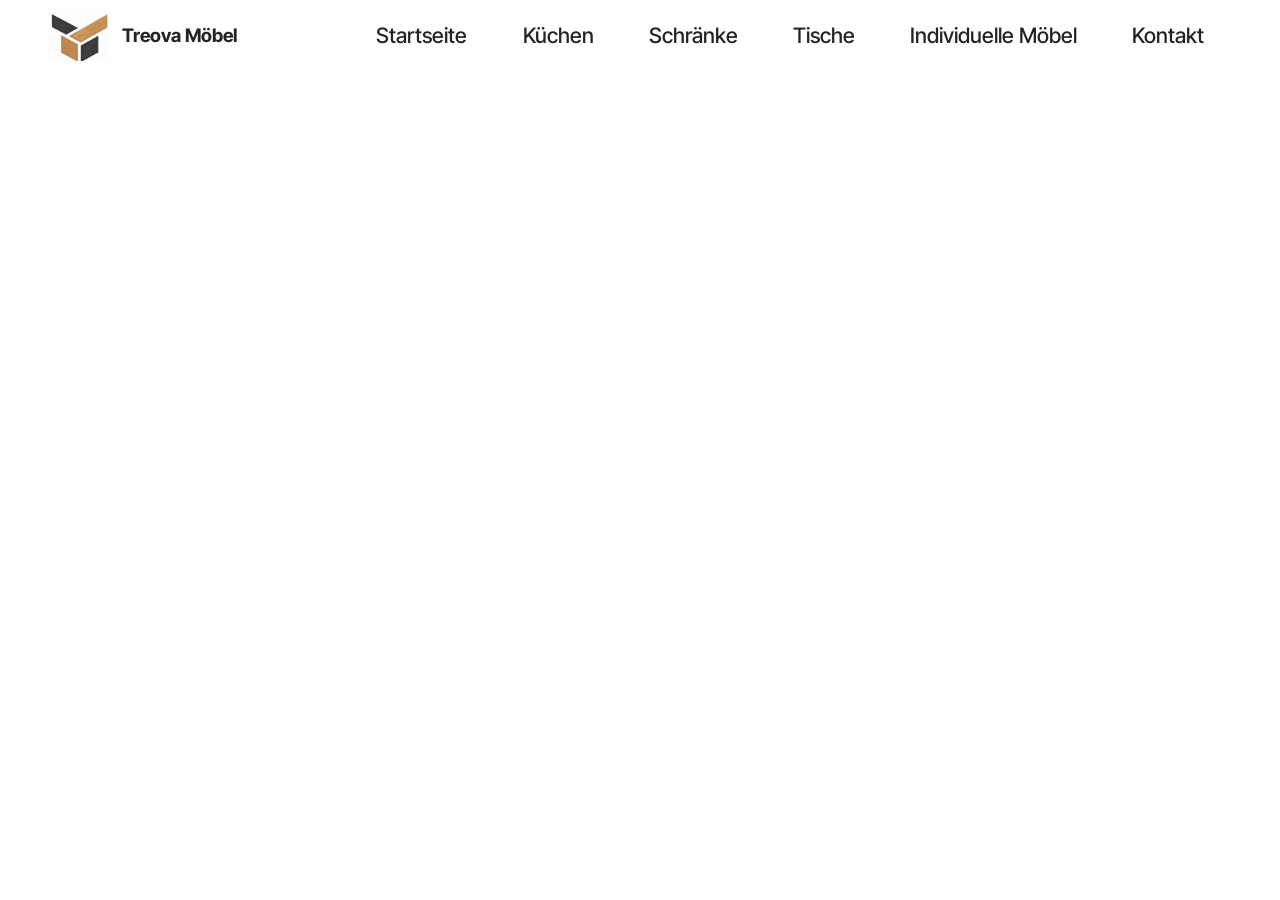
<file: page3.html>
<!DOCTYPE html>
<html  lang="de">
<head>
  <!-- Site made with Mobirise Website Builder v6.1.9, https://mobirise.com -->
  <meta charset="UTF-8">
  <meta http-equiv="X-UA-Compatible" content="IE=edge">
  <meta name="generator" content="Mobirise v6.1.9, mobirise.com">
  <meta name="viewport" content="width=device-width, initial-scale=1, minimum-scale=1">
  <link rel="shortcut icon" href="assets/images/logo-t20e2809420d0bad0bed0bfd0b8d18f-128x108.png" type="image/x-icon">
  <meta name="description" content="">
  
  
  <title>Tische</title>
  <link rel="stylesheet" href="assets/bootstrap/css/bootstrap.min.css">
  <link rel="stylesheet" href="assets/dropdown/css/style.css">
  <link rel="stylesheet" href="assets/socicon/css/styles.css">
  <link rel="stylesheet" href="assets/theme/css/style.css">
  <link rel="preload" href="https://fonts.googleapis.com/css?family=Inter+Tight:100,200,300,400,500,600,700,800,900,100i,200i,300i,400i,500i,600i,700i,800i,900i&display=swap" as="style" onload="this.onload=null;this.rel='stylesheet'">
  <noscript><link rel="stylesheet" href="https://fonts.googleapis.com/css?family=Inter+Tight:100,200,300,400,500,600,700,800,900,100i,200i,300i,400i,500i,600i,700i,800i,900i&display=swap"></noscript>
  <link rel="preload" as="style" href="assets/mobirise/css/mbr-additional.css?v=QVT1iG"><link rel="stylesheet" href="assets/mobirise/css/mbr-additional.css?v=QVT1iG" type="text/css">

  
  
  
</head>
<body>
  
  <section data-bs-version="5.1" class="menu menu1 cid-v5mU62yUip" once="menu" id="menu1-1o">
    

    <nav class="navbar navbar-dropdown navbar-fixed-top navbar-expand-lg">
        <div class="container-fluid">
            <div class="navbar-brand">
                <span class="navbar-logo">
                    <a href="index.html#header18-1">
                        <img src="assets/images/logo-t20e2809420d0bad0bed0bfd0b8d18f-102x86.webp" alt="" style="height: 3.2rem;">
                    </a>
                </span>
                <span class="navbar-caption-wrap"><a class="navbar-caption text-black display-7" href="index.html">Treova Möbel</a></span>
            </div>
            <button class="navbar-toggler" type="button" data-toggle="collapse" data-bs-toggle="collapse" data-target="#navbarSupportedContent" data-bs-target="#navbarSupportedContent" aria-controls="navbarNavAltMarkup" aria-expanded="false" aria-label="Toggle navigation">
                <div class="hamburger">
                    <span></span>
                    <span></span>
                    <span></span>
                    <span></span>
                </div>
            </button>
            <div class="collapse navbar-collapse" id="navbarSupportedContent">
                <ul class="navbar-nav nav-dropdown nav-right" data-app-modern-menu="true"><li class="nav-item"><a class="nav-link link text-black text-primary display-4" href="index.html#header18-1">Startseite</a></li>
                    <li class="nav-item"><a class="nav-link link text-black text-primary display-4" href="page1.html#header17-1d">
                            Küchen</a></li>
                    <li class="nav-item"><a class="nav-link link text-black text-primary display-4" href="page6.html#top">Schränke</a>
                    </li><li class="nav-item"><a class="nav-link link text-black text-primary display-4" href="Nothing to choose">Tische</a></li><li class="nav-item"><a class="nav-link link text-black text-primary display-4" href="page4.html">Individuelle Möbel</a></li><li class="nav-item"><a class="nav-link link text-black text-primary display-4" href="page5.html">Kontakt</a></li></ul>
                
                
            </div>
        </div>
    </nav>
</section><section class="display-7" style="padding: 0;align-items: center;justify-content: center;flex-wrap: wrap;    align-content: center;display: flex;position: relative;height: 4rem;"><a href="https://mobiri.se/4233459" style="flex: 1 1;height: 4rem;position: absolute;width: 100%;z-index: 1;"><img alt="Mobirise" style="height: 4rem;" src="[data-uri]"></a><p style="margin: 0;text-align: center;" class="display-7">Built with Mobirise &#8204;</p><a style="z-index:1" href="https://mobirise.com/website-design-software.html">Free Website Design Software</a></section><script src="assets/bootstrap/js/bootstrap.bundle.min.js"></script>  <script src="assets/smoothscroll/smooth-scroll.js"></script>  <script src="assets/ytplayer/index.js"></script>  <script src="assets/dropdown/js/navbar-dropdown.js"></script>  <script src="assets/theme/js/script.js"></script>  
 <script data-goatcounter="https://m-bel.goatcounter.com/count"
        async src="//gc.zgo.at/count.js"></script> 
  
</body>
</html>
</file>
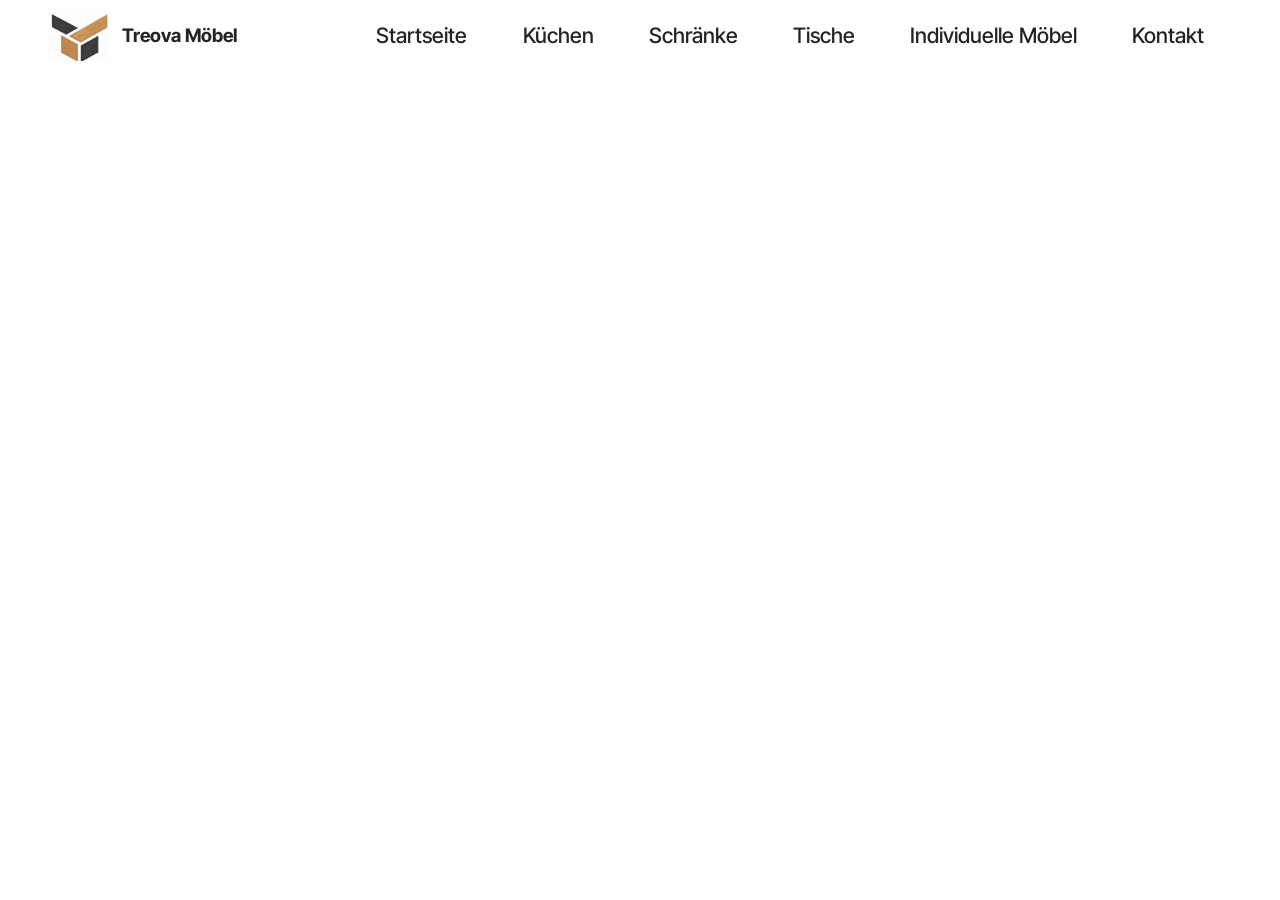
<file: page4.html>
<!DOCTYPE html>
<html  lang="de">
<head>
  <!-- Site made with Mobirise Website Builder v6.1.9, https://mobirise.com -->
  <meta charset="UTF-8">
  <meta http-equiv="X-UA-Compatible" content="IE=edge">
  <meta name="generator" content="Mobirise v6.1.9, mobirise.com">
  <meta name="viewport" content="width=device-width, initial-scale=1, minimum-scale=1">
  <link rel="shortcut icon" href="assets/images/logo-t20e2809420d0bad0bed0bfd0b8d18f-128x108.png" type="image/x-icon">
  <meta name="description" content="">
  
  
  <title>Individuelle Möbel</title>
  <link rel="stylesheet" href="assets/bootstrap/css/bootstrap.min.css">
  <link rel="stylesheet" href="assets/dropdown/css/style.css">
  <link rel="stylesheet" href="assets/socicon/css/styles.css">
  <link rel="stylesheet" href="assets/theme/css/style.css">
  <link rel="preload" href="https://fonts.googleapis.com/css?family=Inter+Tight:100,200,300,400,500,600,700,800,900,100i,200i,300i,400i,500i,600i,700i,800i,900i&display=swap" as="style" onload="this.onload=null;this.rel='stylesheet'">
  <noscript><link rel="stylesheet" href="https://fonts.googleapis.com/css?family=Inter+Tight:100,200,300,400,500,600,700,800,900,100i,200i,300i,400i,500i,600i,700i,800i,900i&display=swap"></noscript>
  <link rel="preload" as="style" href="assets/mobirise/css/mbr-additional.css?v=Beq0Lq"><link rel="stylesheet" href="assets/mobirise/css/mbr-additional.css?v=Beq0Lq" type="text/css">

  
  
  
</head>
<body>
  
  <section data-bs-version="5.1" class="menu menu1 cid-v5mU62yUip" once="menu" id="menu1-1p">
    

    <nav class="navbar navbar-dropdown navbar-fixed-top navbar-expand-lg">
        <div class="container-fluid">
            <div class="navbar-brand">
                <span class="navbar-logo">
                    <a href="index.html#header18-1">
                        <img src="assets/images/logo-t20e2809420d0bad0bed0bfd0b8d18f-102x86.webp" alt="" style="height: 3.2rem;">
                    </a>
                </span>
                <span class="navbar-caption-wrap"><a class="navbar-caption text-black display-7" href="index.html">Treova Möbel</a></span>
            </div>
            <button class="navbar-toggler" type="button" data-toggle="collapse" data-bs-toggle="collapse" data-target="#navbarSupportedContent" data-bs-target="#navbarSupportedContent" aria-controls="navbarNavAltMarkup" aria-expanded="false" aria-label="Toggle navigation">
                <div class="hamburger">
                    <span></span>
                    <span></span>
                    <span></span>
                    <span></span>
                </div>
            </button>
            <div class="collapse navbar-collapse" id="navbarSupportedContent">
                <ul class="navbar-nav nav-dropdown nav-right" data-app-modern-menu="true"><li class="nav-item"><a class="nav-link link text-black text-primary display-4" href="index.html#header18-1">Startseite</a></li>
                    <li class="nav-item"><a class="nav-link link text-black text-primary display-4" href="page1.html#header17-1d">
                            Küchen</a></li>
                    <li class="nav-item"><a class="nav-link link text-black text-primary display-4" href="page6.html#top">Schränke</a>
                    </li><li class="nav-item"><a class="nav-link link text-black text-primary display-4" href="Nothing to choose">Tische</a></li><li class="nav-item"><a class="nav-link link text-black text-primary display-4" href="page4.html">Individuelle Möbel</a></li><li class="nav-item"><a class="nav-link link text-black text-primary display-4" href="page5.html">Kontakt</a></li></ul>
                
                
            </div>
        </div>
    </nav>
</section><section class="display-7" style="padding: 0;align-items: center;justify-content: center;flex-wrap: wrap;    align-content: center;display: flex;position: relative;height: 4rem;"><a href="https://mobiri.se/4233459" style="flex: 1 1;height: 4rem;position: absolute;width: 100%;z-index: 1;"><img alt=" Free Web  Building Software" style="height: 4rem;" src="[data-uri]"></a><p style="margin: 0;text-align: center;" class="display-7">Designed with Mobirise &#8204;</p><a style="z-index:1" href="https://mobirise.com/offline-website-builder.html">Offline Site Maker</a></section><script src="assets/bootstrap/js/bootstrap.bundle.min.js"></script>  <script src="assets/smoothscroll/smooth-scroll.js"></script>  <script src="assets/ytplayer/index.js"></script>  <script src="assets/dropdown/js/navbar-dropdown.js"></script>  <script src="assets/theme/js/script.js"></script>  
  
<script data-goatcounter="https://m-bel.goatcounter.com/count"
        async src="//gc.zgo.at/count.js"></script>  
</body>
</html>
</file>
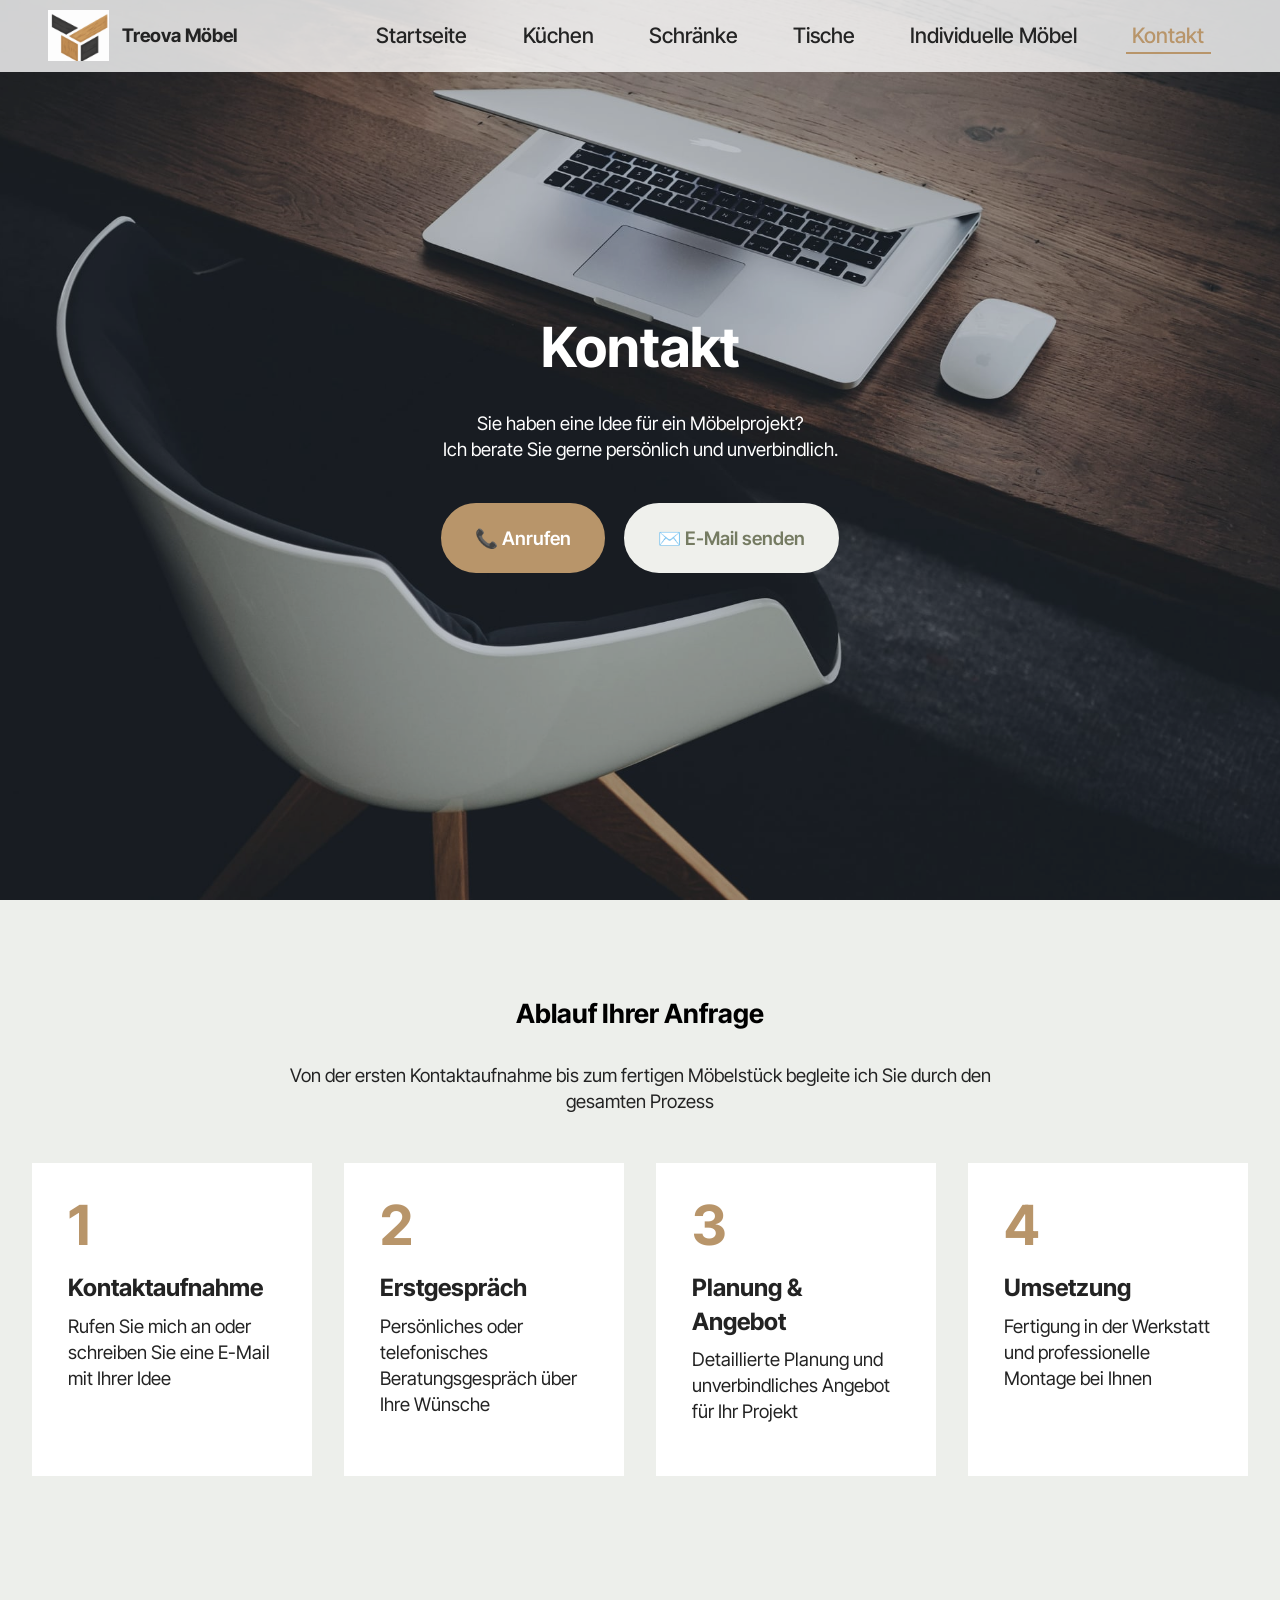
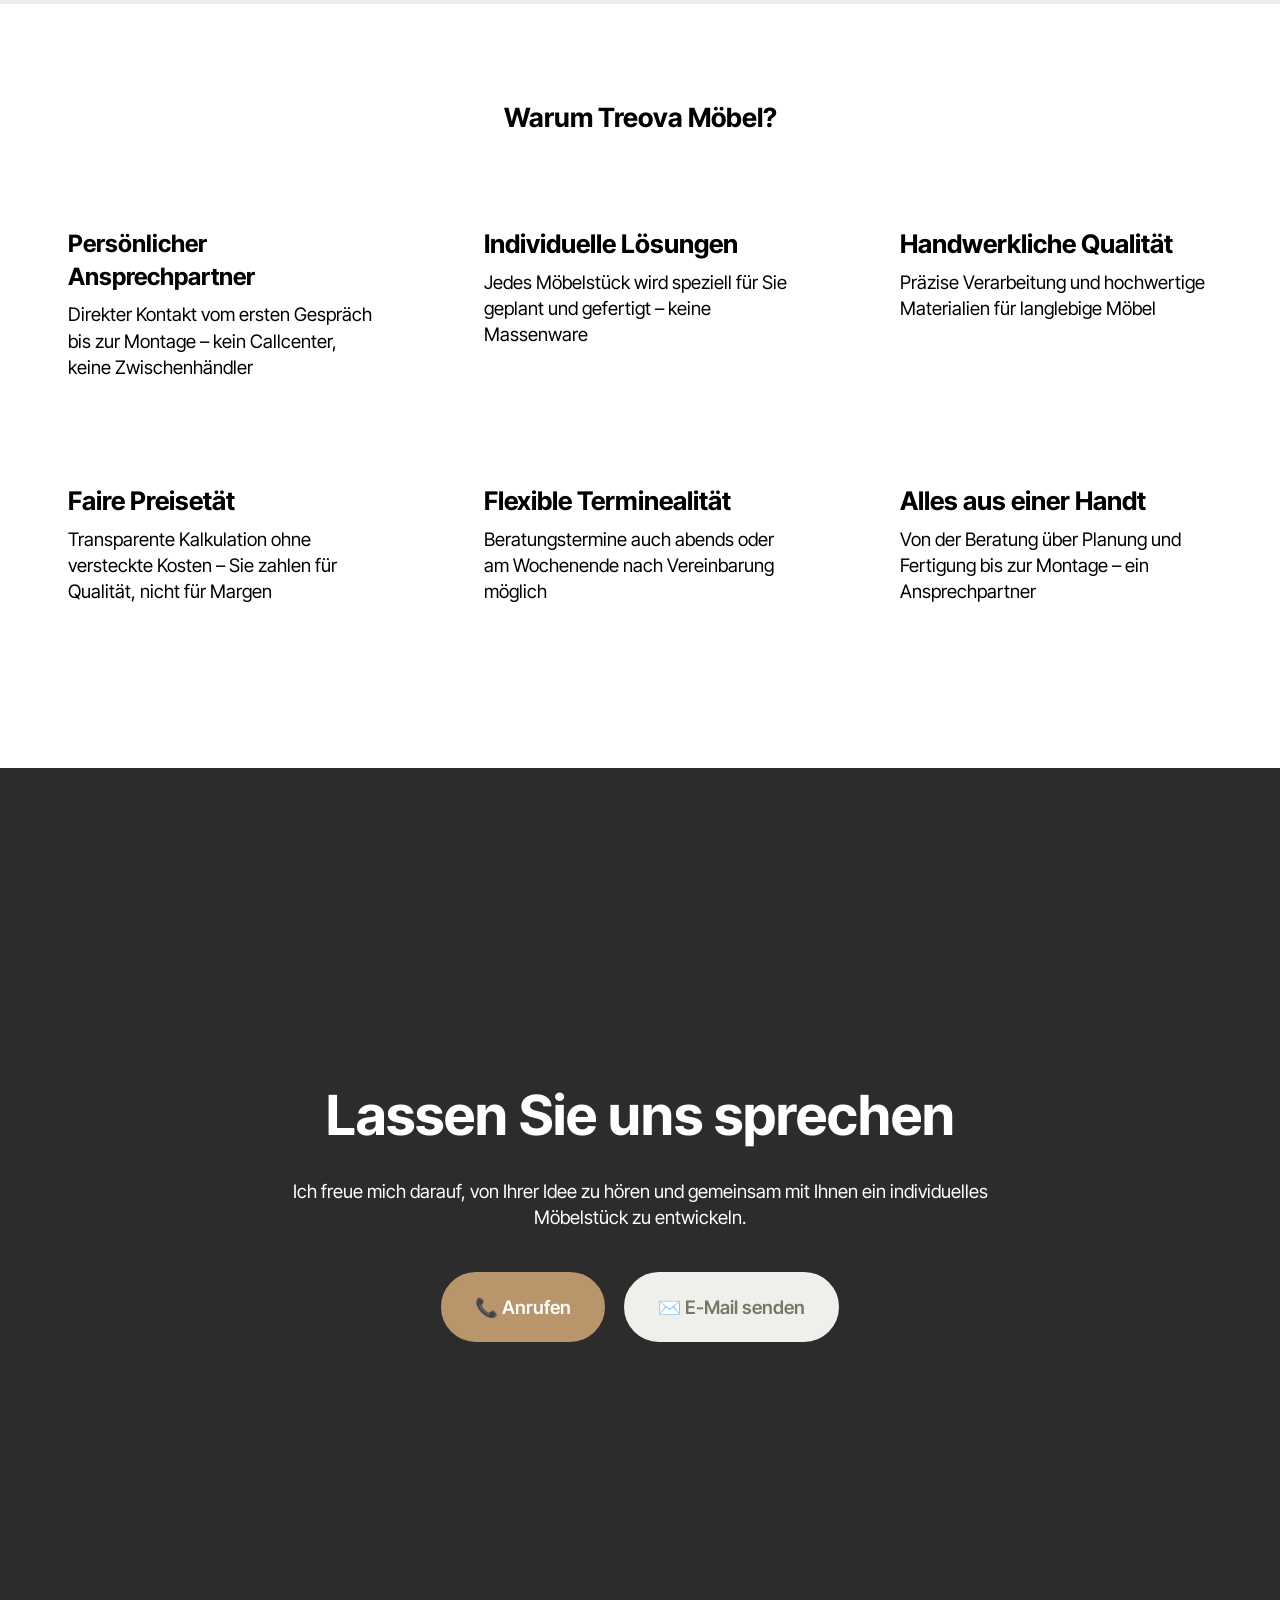
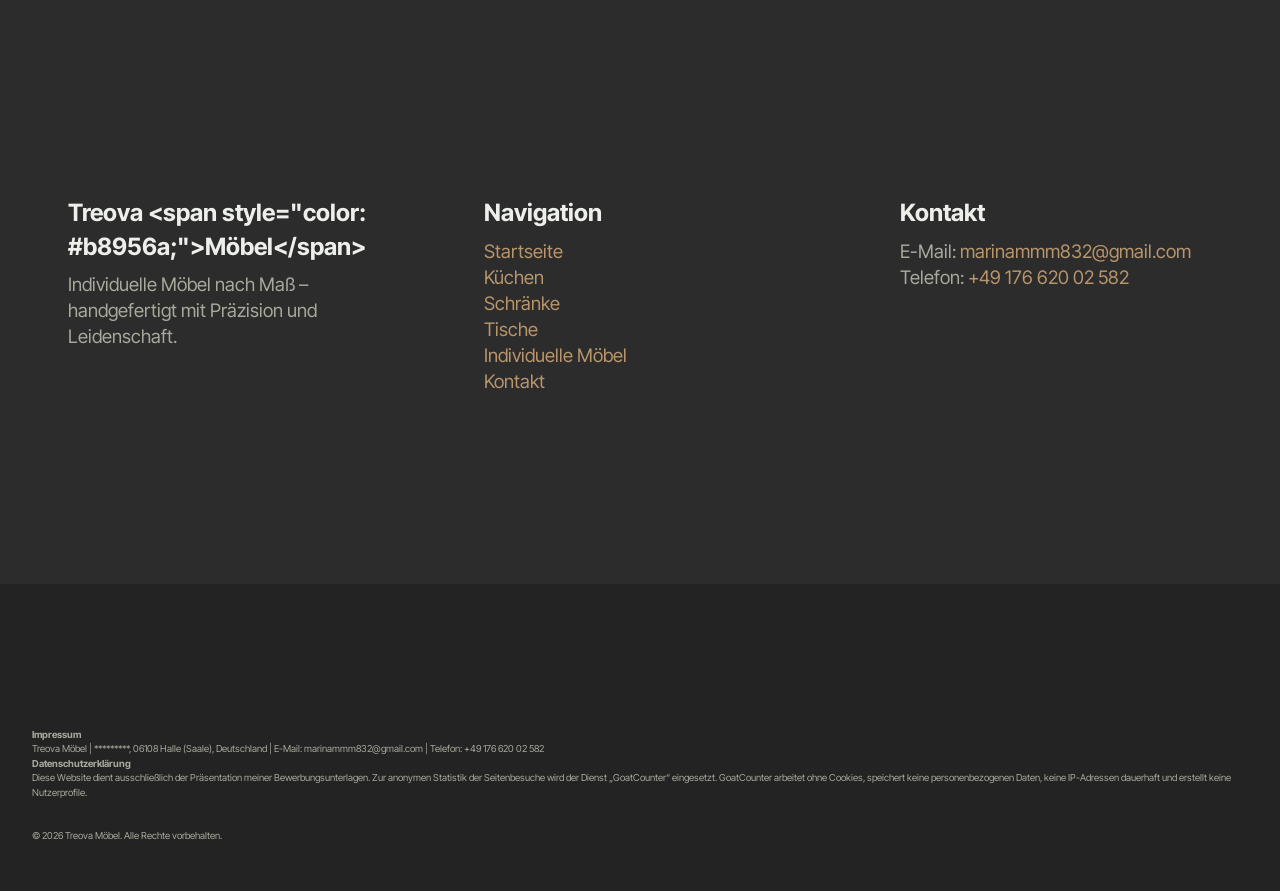
<file: page5.html>
<!DOCTYPE html>
<html  lang="de">
<head>
  <!-- Site made with Mobirise Website Builder v6.1.9, https://mobirise.com -->
  <meta charset="UTF-8">
  <meta http-equiv="X-UA-Compatible" content="IE=edge">
  <meta name="generator" content="Mobirise v6.1.9, mobirise.com">
  <meta name="viewport" content="width=device-width, initial-scale=1, minimum-scale=1">
  <link rel="shortcut icon" href="assets/images/logo-t20e2809420d0bad0bed0bfd0b8d18f-128x108.png" type="image/x-icon">
  <meta name="description" content="">
  
  
  <title>Kontakt</title>
  <link rel="stylesheet" href="assets/web/assets/mobirise-icons2/mobirise2.css">
  <link rel="stylesheet" href="assets/bootstrap/css/bootstrap.min.css">
  <link rel="stylesheet" href="assets/dropdown/css/style.css">
  <link rel="stylesheet" href="assets/socicon/css/styles.css">
  <link rel="stylesheet" href="assets/theme/css/style.css">
  <link rel="preload" href="https://fonts.googleapis.com/css?family=Inter+Tight:100,200,300,400,500,600,700,800,900,100i,200i,300i,400i,500i,600i,700i,800i,900i&display=swap" as="style" onload="this.onload=null;this.rel='stylesheet'">
  <noscript><link rel="stylesheet" href="https://fonts.googleapis.com/css?family=Inter+Tight:100,200,300,400,500,600,700,800,900,100i,200i,300i,400i,500i,600i,700i,800i,900i&display=swap"></noscript>
  <link rel="preload" as="style" href="assets/mobirise/css/mbr-additional.css?v=n2l6oV"><link rel="stylesheet" href="assets/mobirise/css/mbr-additional.css?v=n2l6oV" type="text/css">

  
  
  
</head>
<body>
  
  <section data-bs-version="5.1" class="menu menu1 cid-v5mU62yUip" once="menu" id="menu1-1q">
    

    <nav class="navbar navbar-dropdown navbar-fixed-top navbar-expand-lg">
        <div class="container-fluid">
            <div class="navbar-brand">
                <span class="navbar-logo">
                    <a href="index.html#header18-1">
                        <img src="assets/images/logo-t20e2809420d0bad0bed0bfd0b8d18f-102x86.webp" alt="" style="height: 3.2rem;">
                    </a>
                </span>
                <span class="navbar-caption-wrap"><a class="navbar-caption text-black display-7" href="index.html">Treova Möbel</a></span>
            </div>
            <button class="navbar-toggler" type="button" data-toggle="collapse" data-bs-toggle="collapse" data-target="#navbarSupportedContent" data-bs-target="#navbarSupportedContent" aria-controls="navbarNavAltMarkup" aria-expanded="false" aria-label="Toggle navigation">
                <div class="hamburger">
                    <span></span>
                    <span></span>
                    <span></span>
                    <span></span>
                </div>
            </button>
            <div class="collapse navbar-collapse" id="navbarSupportedContent">
                <ul class="navbar-nav nav-dropdown nav-right" data-app-modern-menu="true"><li class="nav-item"><a class="nav-link link text-black text-primary display-4" href="index.html#header18-1">Startseite</a></li>
                    <li class="nav-item"><a class="nav-link link text-black text-primary display-4" href="page1.html#header17-1d">
                            Küchen</a></li>
                    <li class="nav-item"><a class="nav-link link text-black text-primary display-4" href="page6.html#header17-1s">Schränke</a>
                    </li><li class="nav-item"><a class="nav-link link text-black text-primary display-4" href="page7.html#header17-1y">Tische</a></li><li class="nav-item"><a class="nav-link link text-black text-primary display-4" href="page8.html#header17-24">Individuelle Möbel</a></li><li class="nav-item"><a class="nav-link link text-black text-primary display-4" href="page5.html#header09-2h">Kontakt</a></li></ul>
                
                
            </div>
        </div>
    </nav>
</section>

<section data-bs-version="5.1" class="header09 startm5 cid-vdWZOsB16x mbr-fullscreen" id="header09-2h">	
    
	<div class="mbr-overlay" style="opacity: 0.3; background-color: rgb(30, 43, 63);"></div>
	
	<div class="container-fluid">
		<div class="row">
			<div class="content-wrap col-12 col-md-8">
				<h1 class="mbr-section-title mbr-fonts-style mbr-white mb-4 display-1">
					<strong>Kontakt</strong>
				</h1>
				
				<p class="mbr-fonts-style mbr-text mbr-white mb-4 display-7">Sie haben eine Idee für ein Möbelprojekt?
<br>Ich berate Sie gerne persönlich und unverbindlich.</p>
				<div class="mbr-section-btn"><a class="btn btn-primary display-7" href="tel:+4917662002582">📞 Anrufen</a> <a class="btn btn-white display-7" href="mailto:marinammm832@gmail.com">✉️ E-Mail senden</a></div>
			</div>
		</div>
	</div>
</section>

<section data-bs-version="5.1" class="numbers01 cid-vdX8KTSs1L" id="numbers01-2l">
	
	
	<div class="container">
		<div class="row justify-content-center">
			<div class="col-12 content-head">
				<div class="mbr-section-head mb-5">
					<h4 class="mbr-section-title mbr-fonts-style align-center mb-0 display-2"><strong>Ablauf Ihrer Anfrage</strong></h4>
					<h5 class="mbr-section-subtitle mbr-fonts-style align-center mb-0 mt-4 display-7">Von der ersten Kontaktaufnahme bis zum fertigen Möbelstück begleite ich Sie durch den gesamten Prozess</h5>
					
				</div>
			</div>
		</div>
		<div class="row">
			<div class="item features-without-image col-12 col-md-6 col-lg-3 active">
				<div class="item-wrapper">
					<div class="item-content">
						<h5 class="mbr-card-title mbr-fonts-style mt-0 mb-3 mbr-number display-1"><strong>1</strong></h5>
						<h4 class="card-title mbr-fonts-style display-5">
							<strong>Kontaktaufnahme</strong>
						</h4>
						<p class="card-text mbr-fonts-style mt-0 mb-3 display-7">
							Rufen Sie mich an oder schreiben Sie eine E-Mail mit Ihrer Idee
						</p>
						
					</div>

				</div>
			</div>
			<div class="item features-without-image col-12 col-md-6 col-lg-3">
				<div class="item-wrapper">
					<div class="item-content">
						<h5 class="mbr-card-title mbr-fonts-style mt-0 mb-3 mbr-number display-1"><strong>2</strong></h5>
						<h4 class="card-title mbr-fonts-style display-5">
							<strong>Erstgespräch</strong>
						</h4>
						<p class="card-text mbr-fonts-style mt-0 mb-3 display-7">
							Persönliches oder telefonisches Beratungsgespräch über Ihre Wünsche
						</p>
						
					</div>

				</div>
			</div>
			<div class="item features-without-image col-12 col-md-6 col-lg-3">
				<div class="item-wrapper">
					<div class="item-content">
						<h5 class="mbr-card-title mbr-fonts-style mt-0 mb-3 mbr-number display-1"><strong>3</strong></h5>
						<h4 class="card-title mbr-fonts-style display-5"><strong>Planung &amp; Angebot</strong></h4>
						<p class="card-text mbr-fonts-style mt-0 mb-3 display-7">
							Detaillierte Planung und unverbindliches Angebot für Ihr Projekt
						</p>
						
					</div>
				</div>
			</div><div class="item features-without-image col-12 col-md-6 col-lg-3">
				<div class="item-wrapper">
					<div class="item-content">
						<h5 class="mbr-card-title mbr-fonts-style mt-0 mb-3 mbr-number display-1"><strong>4</strong></h5>
						<h4 class="card-title mbr-fonts-style display-5">
							<strong>Umsetzung</strong>
						</h4>
						<p class="card-text mbr-fonts-style mt-0 mb-3 display-7">
							Fertigung in der Werkstatt und professionelle Montage bei Ihnen
						</p>
						
					</div>
				</div>
			</div>
		</div>
	</div>
</section>

<section data-bs-version="5.1" class="features026 cid-vdX9ul4Nzd" id="features026-2m">
	

	
	
	<div class="container">
		<div class="row mb-5 justify-content-center">
			<div class="col-12 mb-0 content-head">
				<h3 class="mbr-section-title mbr-fonts-style align-center display-2"><strong>Warum Treova Möbel?</strong></h3>
				
			</div>
		</div>
		<div class="row">
			<div class="item features-without-image col-12 col-md-6 col-lg-4 item-mb">
				<div class="item-wrapper">
					<div class="card-box align-left">
						
						<h5 class="card-title mbr-fonts-style display-5"><strong>Persönlicher Ansprechpartner</strong></h5>
						
						<p class="card-text mbr-fonts-style display-7">
							Direkter Kontakt vom ersten Gespräch bis zur Montage – kein Callcenter, keine Zwischenhändler
						</p>
						
					</div>
				</div>
			</div>
			<div class="item features-without-image col-12 col-md-6 col-lg-4 item-mb">
				<div class="item-wrapper">
					<div class="card-box align-left">
						
						<h5 class="card-title mbr-fonts-style display-5"><strong style="font-size: 1.6rem;">Individuelle Lösungen</strong></h5>
						
						<p class="card-text mbr-fonts-style display-7">
							Jedes Möbelstück wird speziell für Sie geplant und gefertigt – keine Massenware
						</p>
						
					</div>
				</div>
			</div>
			<div class="item features-without-image col-12 col-md-6 col-lg-4 item-mb">
				<div class="item-wrapper">
					<div class="card-box align-left">
						
						<h5 class="card-title mbr-fonts-style display-5"><strong style="font-size: 1.6rem;">Handwerkliche Qualität</strong></h5>
						
						<p class="card-text mbr-fonts-style display-7">
							Präzise Verarbeitung und hochwertige Materialien für langlebige Möbel
						</p>
						
					</div>
				</div>
			</div><div class="item features-without-image col-12 col-md-6 col-lg-4 item-mb">
				<div class="item-wrapper">
					<div class="card-box align-left">
						
						<h5 class="card-title mbr-fonts-style display-5"><strong style="font-size: 1.6rem;">Faire Preisetät</strong></h5>
						
						<p class="card-text mbr-fonts-style display-7">
							Transparente Kalkulation ohne versteckte Kosten – Sie zahlen für Qualität, nicht für Margen
						</p>
						
					</div>
				</div>
			</div><div class="item features-without-image col-12 col-md-6 col-lg-4 item-mb">
				<div class="item-wrapper">
					<div class="card-box align-left">
						
						<h5 class="card-title mbr-fonts-style display-5"><strong style="font-size: 1.6rem;">Flexible Terminealität</strong></h5>
						
						<p class="card-text mbr-fonts-style display-7">
							Beratungstermine auch abends oder am Wochenende nach Vereinbarung möglich
						</p>
						
					</div>
				</div>
			</div><div class="item features-without-image col-12 col-md-6 col-lg-4 item-mb">
				<div class="item-wrapper">
					<div class="card-box align-left">
						
						<h5 class="card-title mbr-fonts-style display-5"><strong style="font-size: 1.6rem;">Alles aus einer Handt</strong></h5>
						
						<p class="card-text mbr-fonts-style display-7">
							Von der Beratung über Planung und Fertigung bis zur Montage – ein Ansprechpartner
						</p>
						
					</div>
				</div>
			</div>
			
		</div>
	</div>
</section>

<section data-bs-version="5.1" class="header09 startm5 cid-vdX82ZR5CW mbr-fullscreen" id="header09-2k">	
    
	
	
	<div class="container-fluid">
		<div class="row">
			<div class="content-wrap col-12 col-md-8">
				<h1 class="mbr-section-title mbr-fonts-style mbr-white mb-4 display-1"><strong>Lassen Sie uns sprechen</strong></h1>
				
				<p class="mbr-fonts-style mbr-text mbr-white mb-4 display-7">Ich freue mich darauf, von Ihrer Idee zu hören und gemeinsam mit Ihnen ein individuelles<br>Möbelstück zu entwickeln.</p>
				<div class="mbr-section-btn"><a class="btn btn-primary display-7" href="tel:+4917662002582">📞 Anrufen</a> <a class="btn btn-white display-7" href="mailto:marinammm832@gmail.com">✉️ E-Mail senden</a></div>
			</div>
		</div>
	</div>
</section>

<section data-bs-version="5.1" class="numbers01 cid-vev4Z5w6c2" id="numbers01-2r">
	
	
	<div class="container">
		<div class="row justify-content-center">
			<div class="col-12 content-head">
				
			</div>
		</div>
		<div class="row">
			<div class="item features-without-image col-12 col-md-6 col-lg-4 active">
				<div class="item-wrapper">
					<div class="item-content">
						
						<h4 class="card-title mbr-fonts-style display-5"><strong>Treova &lt;span style="color: #b8956a;"&gt;Möbel&lt;/span&gt;</strong></h4>
						<p class="card-text mbr-fonts-style mt-0 mb-3 display-7">
							Individuelle Möbel nach Maß – handgefertigt mit Präzision und Leidenschaft.
						</p>
						
					</div>

				</div>
			</div>
			<div class="item features-without-image col-12 col-md-6 col-lg-4">
				<div class="item-wrapper">
					<div class="item-content">
						
						<h4 class="card-title mbr-fonts-style display-5">
							<strong>Navigation</strong>
						</h4>
						<p class="card-text mbr-fonts-style mt-0 mb-3 display-7">
							<a href="index.html#top" class="text-primary">Startseite</a><br><a href="page1.html#header17-1d" class="text-primary">Küchen</a><br><a href="page6.html#header17-1s" class="text-primary">Schränke</a><br><a href="page7.html#header17-1y" class="text-primary">Tische</a><br><a href="page8.html#header17-24" class="text-primary">Individuelle Möbel</a><br><a href="page5.html" class="text-primary">Kontakt</a><br><br>
						</p>
						
					</div>

				</div>
			</div>
			<div class="item features-without-image col-12 col-md-6 col-lg-4">
				<div class="item-wrapper">
					<div class="item-content">
						
						<h4 class="card-title mbr-fonts-style display-5">
							<strong>Kontakt</strong>
						</h4>
						<p class="card-text mbr-fonts-style mt-0 mb-3 display-7">E-Mail: <a href="mailto:marinammm832@gmail.com" class="text-primary">marinammm832@gmail.com</a>
<br>Telefon: <a href="tel:+4917662002582" class="text-primary">+49 176 620 02 582</a></p>
						
					</div>
				</div>
			</div>
		</div>
	</div>
</section>

<section data-bs-version="5.1" class="features15 cid-vdX1ArQX4W" id="features15-2i">

    

    
    
    <div class="container-fluid">
        <div class="row justify-content-center">
            <div class="item features-without-image mb-5 col-12 col-md-12 active">
                <div class="item-wrapper">
                    
                    <div class="card-box">
                        
                        <h5 class="card-text mbr-fonts-style new-font"><strong>Impressum
</strong><em><strong></strong></em><div>Treova Möbel | *********, 06108 Halle (Saale), Deutschland | E-Mail: marinammm832@gmail.com | Telefon: +49 176 620 02 582</div><div><strong>Datenschutzerklärung
</strong></div><div>Diese Website dient ausschließlich der Präsentation meiner Bewerbungsunterlagen. Zur anonymen Statistik der Seitenbesuche wird der Dienst „GoatCounter“ eingesetzt. GoatCounter arbeitet ohne Cookies, speichert keine personenbezogenen Daten, keine IP-Adressen dauerhaft und erstellt keine Nutzerprofile.</div><br><br><div>© 2026 Treova Möbel. Alle Rechte vorbehalten.</div></h5>
                    </div>
                </div>
            </div>
            
            
        </div>
    </div>
</section><section class="display-7" style="padding: 0;align-items: center;justify-content: center;flex-wrap: wrap;    align-content: center;display: flex;position: relative;height: 4rem;"><a href="https://mobiri.se/4233459" style="flex: 1 1;height: 4rem;position: absolute;width: 100%;z-index: 1;"><img alt="Mobirise.com" style="height: 4rem;" src="[data-uri]"></a><p style="margin: 0;text-align: center;" class="display-7">Made with Mobirise &#8204;</p><a style="z-index:1" href="https://mobirise.com/website-design-software.html">Free Web Site Designing Software</a></section><script src="assets/bootstrap/js/bootstrap.bundle.min.js"></script>  <script src="assets/smoothscroll/smooth-scroll.js"></script>  <script src="assets/ytplayer/index.js"></script>  <script src="assets/dropdown/js/navbar-dropdown.js"></script>  <script src="assets/theme/js/script.js"></script>  
  
 <script data-goatcounter="https://m-bel.goatcounter.com/count"
        async src="//gc.zgo.at/count.js"></script> 
</body>
</html>
</file>
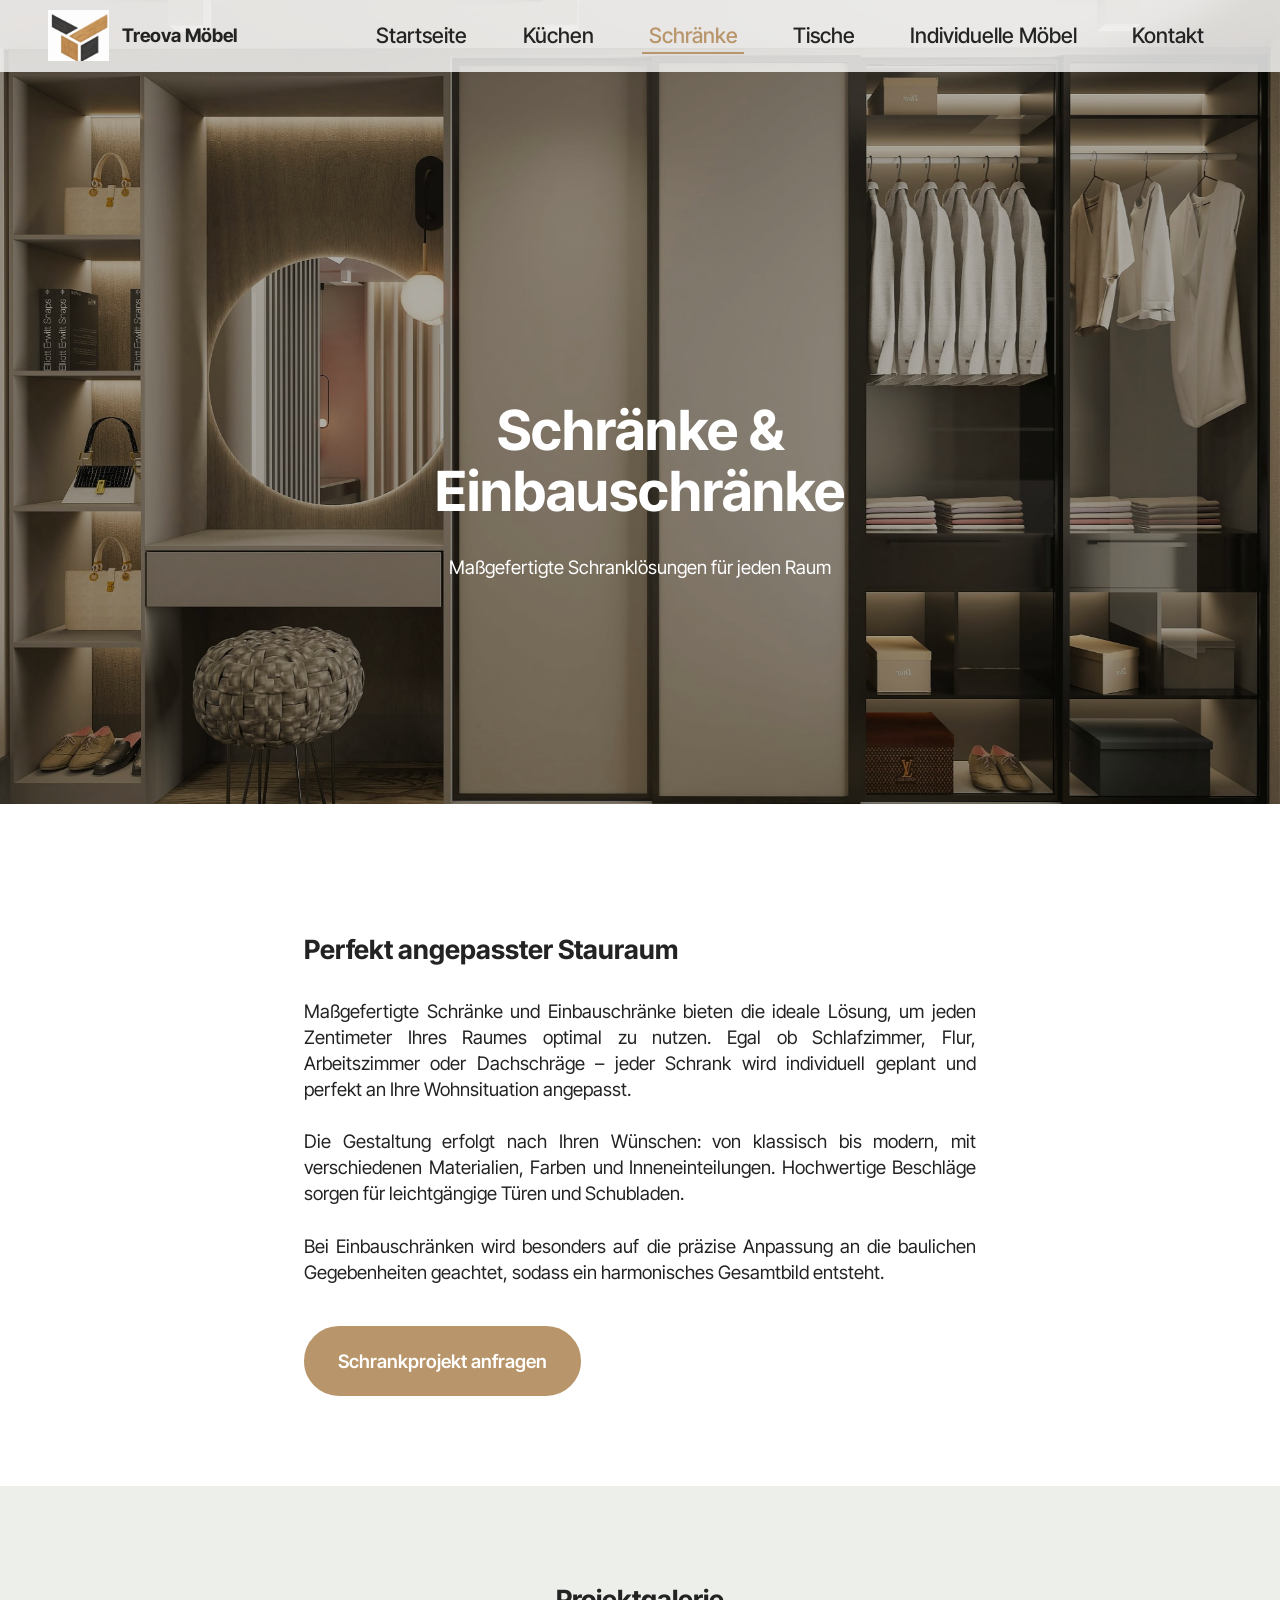
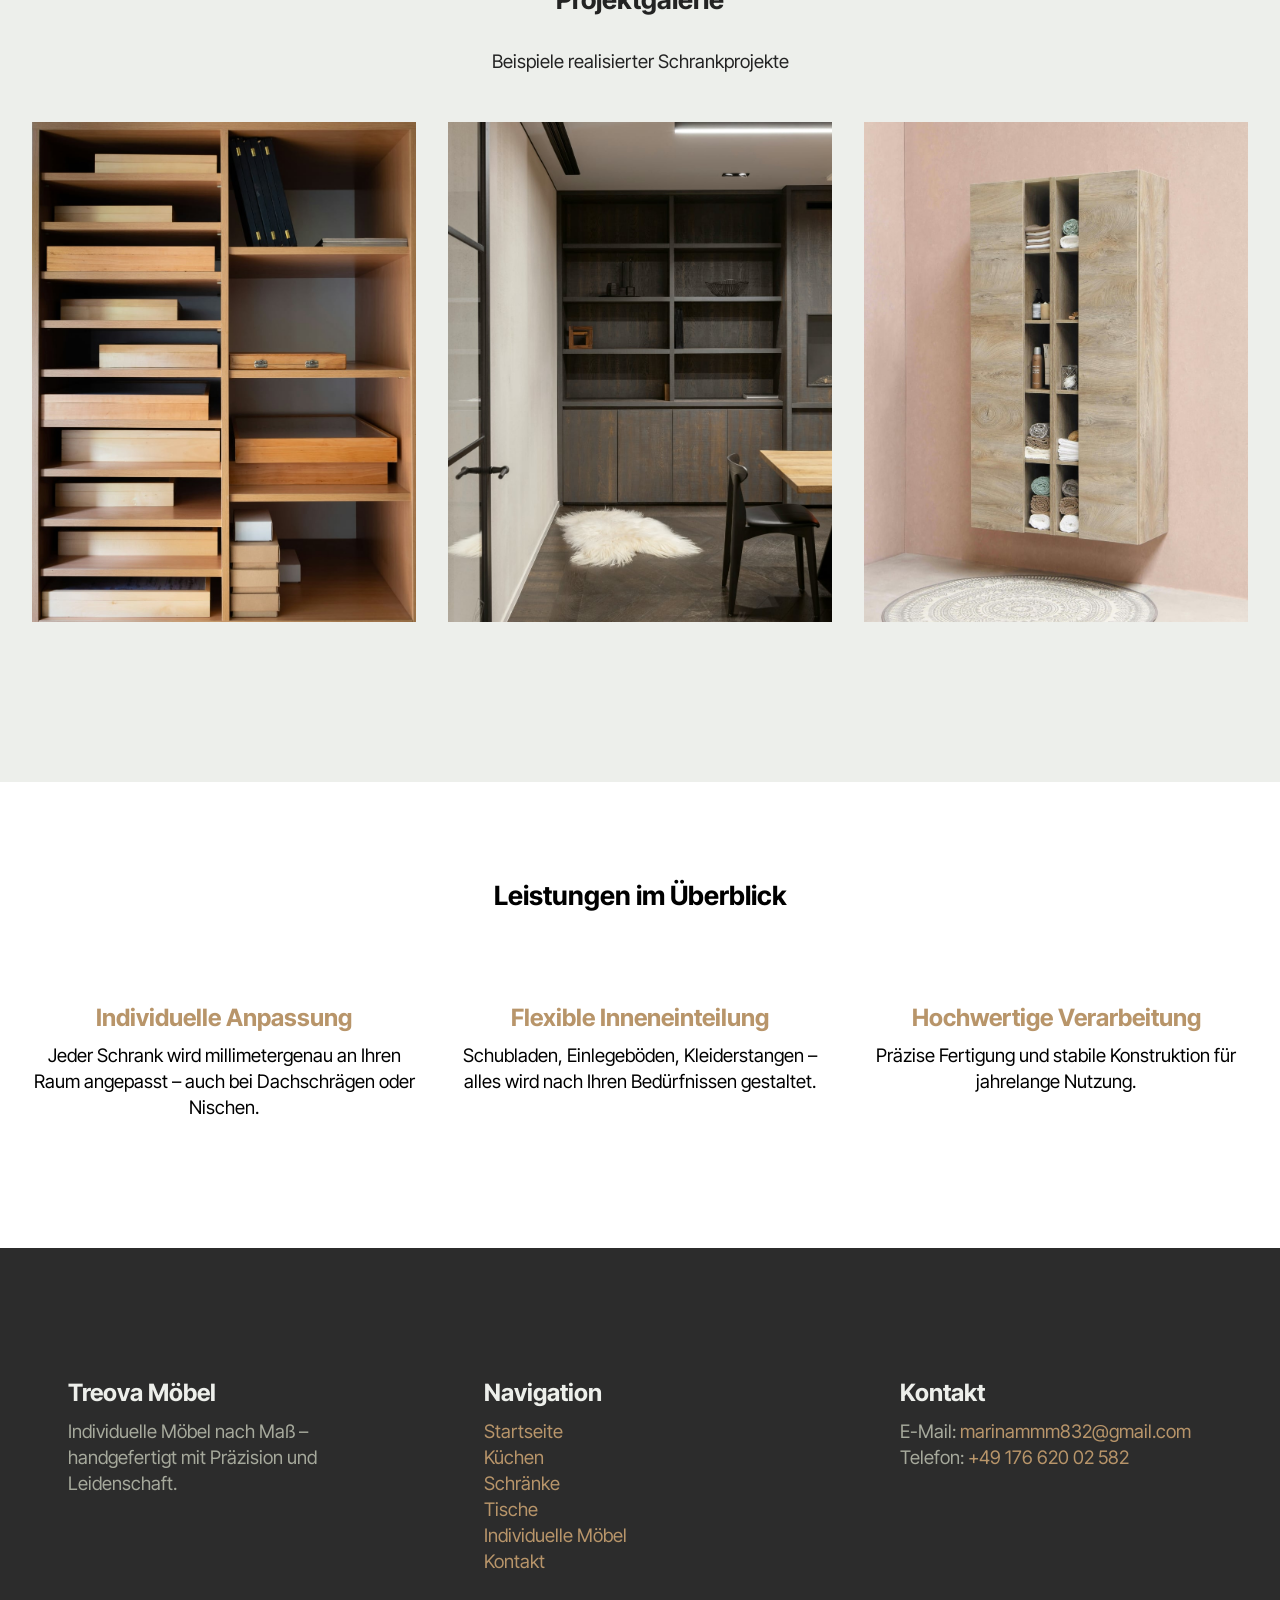
<file: page6.html>
<!DOCTYPE html>
<html  lang="de">
<head>
  <!-- Site made with Mobirise Website Builder v6.1.9, https://mobirise.com -->
  <meta charset="UTF-8">
  <meta http-equiv="X-UA-Compatible" content="IE=edge">
  <meta name="generator" content="Mobirise v6.1.9, mobirise.com">
  <meta name="viewport" content="width=device-width, initial-scale=1, minimum-scale=1">
  <link rel="shortcut icon" href="assets/images/logo-t20e2809420d0bad0bed0bfd0b8d18f-128x108.png" type="image/x-icon">
  <meta name="description" content="">
  
  
  <title>Schränke</title>
  <link rel="stylesheet" href="assets/web/assets/mobirise-icons2/mobirise2.css">
  <link rel="stylesheet" href="assets/bootstrap/css/bootstrap.min.css">
  <link rel="stylesheet" href="assets/parallax/jarallax.css">
  <link rel="stylesheet" href="assets/dropdown/css/style.css">
  <link rel="stylesheet" href="assets/socicon/css/styles.css">
  <link rel="stylesheet" href="assets/theme/css/style.css">
  <link rel="preload" href="https://fonts.googleapis.com/css?family=Inter+Tight:100,200,300,400,500,600,700,800,900,100i,200i,300i,400i,500i,600i,700i,800i,900i&display=swap" as="style" onload="this.onload=null;this.rel='stylesheet'">
  <noscript><link rel="stylesheet" href="https://fonts.googleapis.com/css?family=Inter+Tight:100,200,300,400,500,600,700,800,900,100i,200i,300i,400i,500i,600i,700i,800i,900i&display=swap"></noscript>
  <link rel="preload" as="style" href="assets/mobirise/css/mbr-additional.css?v=AqBXJF"><link rel="stylesheet" href="assets/mobirise/css/mbr-additional.css?v=AqBXJF" type="text/css">

  
  
  
</head>
<body>
  
  <section data-bs-version="5.1" class="menu menu1 cid-vdWFTGJRYg" once="menu" id="menu1-1r">
    

    <nav class="navbar navbar-dropdown navbar-fixed-top navbar-expand-lg">
        <div class="container-fluid">
            <div class="navbar-brand">
                <span class="navbar-logo">
                    <a href="index.html#header18-1">
                        <img src="assets/images/logo-t20e2809420d0bad0bed0bfd0b8d18f-102x86.webp" alt="" style="height: 3.2rem;">
                    </a>
                </span>
                <span class="navbar-caption-wrap"><a class="navbar-caption text-black display-7" href="index.html">Treova Möbel</a></span>
            </div>
            <button class="navbar-toggler" type="button" data-toggle="collapse" data-bs-toggle="collapse" data-target="#navbarSupportedContent" data-bs-target="#navbarSupportedContent" aria-controls="navbarNavAltMarkup" aria-expanded="false" aria-label="Toggle navigation">
                <div class="hamburger">
                    <span></span>
                    <span></span>
                    <span></span>
                    <span></span>
                </div>
            </button>
            <div class="collapse navbar-collapse" id="navbarSupportedContent">
                <ul class="navbar-nav nav-dropdown nav-right" data-app-modern-menu="true"><li class="nav-item"><a class="nav-link link text-black text-primary display-4" href="index.html#header18-1">Startseite</a></li>
                    <li class="nav-item"><a class="nav-link link text-black text-primary display-4" href="page1.html#header17-1d">
                            Küchen</a></li>
                    <li class="nav-item"><a class="nav-link link text-black text-primary display-4" href="page6.html#header17-1s">Schränke</a>
                    </li><li class="nav-item"><a class="nav-link link text-black text-primary display-4" href="page7.html#header17-1y">Tische</a></li><li class="nav-item"><a class="nav-link link text-black text-primary display-4" href="page8.html#header17-24">Individuelle Möbel</a></li><li class="nav-item"><a class="nav-link link text-black text-primary display-4" href="page5.html#header09-2h">Kontakt</a></li></ul>
                
                
            </div>
        </div>
    </nav>
</section>

<section data-bs-version="5.1" class="header16 cid-vdWFTH0h8R mbr-parallax-background" id="header17-1s">
  
  <div class="mbr-overlay" style="opacity: 0.3; background-color: rgb(0, 0, 0);"></div>
  <div class="container-fluid">
    <div class="row">
      <div class="content-wrap col-12 col-md-7">
        <h1 class="mbr-section-title mbr-fonts-style mbr-white mb-4 display-1"><strong>Schränke &amp; Einbauschränke</strong></h1>
        
        <p class="mbr-fonts-style mbr-text mbr-white mb-4 display-7">Maßgefertigte Schranklösungen für jeden Raum</p>
        
      </div>
    </div>
  </div>
</section>

<section data-bs-version="5.1" class="header14 cid-vdWFTHaD7p" id="header14-1t">
	

	
	
	<div class="container">
		<div class="row justify-content-center">
			<div class="card col-12 col-md-12 col-lg-8">
				<div class="card-wrapper">
					<div class="card-box align-center">
						<h1 class="card-title mbr-fonts-style mb-4 display-2"><strong>Perfekt angepasster Stauraum</strong></h1>
						<p class="mbr-text mbr-fonts-style mb-4 display-7">Maßgefertigte Schränke und Einbauschränke bieten die ideale Lösung, um jeden Zentimeter Ihres Raumes optimal zu nutzen. Egal ob Schlafzimmer, Flur, Arbeitszimmer oder Dachschräge – jeder Schrank wird individuell geplant und perfekt an Ihre Wohnsituation angepasst.
<br>
<br>Die Gestaltung erfolgt nach Ihren Wünschen: von klassisch bis modern, mit verschiedenen Materialien, Farben und Inneneinteilungen. Hochwertige Beschläge sorgen für leichtgängige Türen und Schubladen.
<br>
<br>Bei Einbauschränken wird besonders auf die präzise Anpassung an die baulichen Gegebenheiten geachtet, sodass ein harmonisches Gesamtbild entsteht.</p>
						<div class="mbr-section-btn mt-4"><a class="btn btn-primary display-7" href="page5.html">Schrankprojekt anfragen</a></div>
					</div>
				</div>
			</div>
		</div>
	</div>
</section>

<section data-bs-version="5.1" class="gallery1 mbr-gallery cid-vdWFTHkvj8" id="gallery01-1u">
    
    

    <div class="container-fluid">
        <div class="row justify-content-center">
            <div class="col-12 content-head">
                <div class="mb-5">
                    <h3 class="mbr-section-title mbr-fonts-style align-center m-0 display-2"><strong>Projektgalerie</strong></h3>
                    <h4 class="mbr-section-subtitle mbr-fonts-style align-center mb-0 mt-4 display-7">Beispiele realisierter Schrankprojekte</h4>
                </div>
            </div>
        </div>
        
        <div class="row mbr-gallery">
            <div class="col-12 col-md-6 col-lg-4 item gallery-image">
                <div class="item-wrapper mb-3" data-toggle="modal" data-bs-toggle="modal" data-target="#vevdHHMETc-modal" data-bs-target="#vevdHHMETc-modal">
                    <img class="w-100" src="assets/images/pawel-czerwinski-oazow-kh1ce-unsplash-997x1313.webp" alt="Mobirise Website Builder" data-slide-to="0" data-bs-slide-to="0" data-target="#lb-vevdHHMETc" data-bs-target="#lb-vevdHHMETc">
                    <div class="icon-wrapper">
                        <span class="mobi-mbri mobi-mbri-search mbr-iconfont mbr-iconfont-btn"></span>
                    </div>
                </div>
                <h6 class="mbr-item-subtitle mbr-fonts-style align-center mb-0 mt-3 display-7"></h6>
            </div>
            <div class="col-12 col-md-6 col-lg-4 item gallery-image">
                <div class="item-wrapper mb-3" data-toggle="modal" data-bs-toggle="modal" data-target="#vevdHHMETc-modal" data-bs-target="#vevdHHMETc-modal">
                    <img class="w-100" src="assets/images/jean-philippe-delberghe-yrervwfxvgo-unsplash-997x1496.webp" alt="Mobirise Website Builder" data-slide-to="1" data-bs-slide-to="1" data-target="#lb-vevdHHMETc" data-bs-target="#lb-vevdHHMETc">
                    <div class="icon-wrapper">
                        <span class="mobi-mbri mobi-mbri-search mbr-iconfont mbr-iconfont-btn"></span>
                    </div>
                </div>
                <h6 class="mbr-item-subtitle mbr-fonts-style align-center mb-0 mt-3 display-7"></h6>
            </div>
            
            
            
            
            
            <div class="col-12 col-md-6 col-lg-4 item gallery-image">
                <div class="item-wrapper mb-3" data-toggle="modal" data-bs-toggle="modal" data-target="#vevdHHMETc-modal" data-bs-target="#vevdHHMETc-modal">
                    <img class="w-100" src="assets/images/sanibell-bv-g01h0wty22s-unsplash-997x1496.webp" alt="Mobirise Website Builder" data-slide-to="2" data-bs-slide-to="2" data-target="#lb-vevdHHMETc" data-bs-target="#lb-vevdHHMETc">
                    <div class="icon-wrapper">
                        <span class="mobi-mbri mobi-mbri-search mbr-iconfont mbr-iconfont-btn"></span>
                    </div>
                </div>
                <h6 class="mbr-item-subtitle mbr-fonts-style align-center mb-0 mt-3 display-7"></h6>
            </div>
        </div>

        <div class="modal mbr-slider" tabindex="-1" role="dialog" aria-hidden="true" id="vevdHHMETc-modal">
            <div class="modal-dialog" role="document">
                <div class="modal-content">
                    <div class="modal-body">
                        <div class="carousel slide" data-pause="false" data-bs-pause="false" id="lb-vevdHHMETc" data-interval="5000" data-bs-interval="5000">
                            <div class="carousel-inner">
                                <div class="carousel-item active">
                                    <img class="d-block w-100" src="assets/images/pawel-czerwinski-oazow-kh1ce-unsplash-997x1313.webp" alt="Mobirise Website Builder">
                                </div>
                                <div class="carousel-item">
                                    <img class="d-block w-100" src="assets/images/jean-philippe-delberghe-yrervwfxvgo-unsplash-997x1496.webp" alt="Mobirise Website Builder">
                                </div>
                                
                                
                                
                                
                                
                                <div class="carousel-item">
                                    <img class="d-block w-100" src="assets/images/sanibell-bv-g01h0wty22s-unsplash-997x1496.webp" alt="Mobirise Website Builder">
                                </div>
                            </div>
                            <ol class="carousel-indicators">
                                <li data-slide-to="0" data-bs-slide-to="0" class="active" data-target="#lb-vevdHHMETc" data-bs-target="#lb-vevdHHMETc"></li>
                                <li data-slide-to="1" data-bs-slide-to="1" data-target="#lb-vevdHHMETc" data-bs-target="#lb-vevdHHMETc"></li>
                                <li data-slide-to="2" data-bs-slide-to="2" data-target="#lb-vevdHHMETc" data-bs-target="#lb-vevdHHMETc"></li>
                                
                                
                                
                                
                                
                            </ol>
                            <a role="button" href="" class="close" data-dismiss="modal" data-bs-dismiss="modal" aria-label="Close">
                            </a>
                            <a class="carousel-control-prev carousel-control" role="button" data-slide="prev" data-bs-slide="prev" href="#lb-vevdHHMETc">
                                <span class="mobi-mbri mobi-mbri-arrow-prev" aria-hidden="true"></span>
                                <span class="sr-only visually-hidden">Previous</span>
                            </a>
                            <a class="carousel-control-next carousel-control" role="button" data-slide="next" data-bs-slide="next" href="#lb-vevdHHMETc">
                                <span class="mobi-mbri mobi-mbri-arrow-next" aria-hidden="true"></span>
                                <span class="sr-only visually-hidden">Next</span>
                            </a>
                        </div>
                    </div>
                </div>
            </div>
        </div>
    </div>
</section>

<section data-bs-version="5.1" class="features10 cid-vdWFTHCcVp" id="features010-1v">
  

  
  
  <div class="container">
    <div class="row justify-content-center mb-5">
      <div class="col-12 mb-0 content-head">
        <h3 class="mbr-section-title mbr-fonts-style align-center display-2"><strong>Leistungen im Überblick</strong></h3>
        
      </div>
    </div>
    <div class="row">
      <div class="item features-without-image col-12 col-md-6 col-lg-4">
        <div class="item-wrapper">
          <div class="card-box align-left">
            
            <h5 class="card-title mbr-fonts-style display-5"><strong>Individuelle Anpassung</strong></h5>
            <p class="card-text mbr-fonts-style mb-3 display-7">Jeder Schrank wird millimetergenau an Ihren Raum angepasst – auch bei Dachschrägen oder Nischen.</p>
            
          </div>
        </div>
      </div>
      <div class="item features-without-image col-12 col-md-6 col-lg-4">
        <div class="item-wrapper">
          <div class="card-box align-left">
            
            <h5 class="card-title mbr-fonts-style display-5"><strong>Flexible Inneneinteilung</strong></h5>
            <p class="card-text mbr-fonts-style mb-3 display-7">
              Schubladen, Einlegeböden, Kleiderstangen – alles wird nach Ihren Bedürfnissen gestaltet.
            </p>
            
          </div>
        </div>
      </div>
      <div class="item features-without-image col-12 col-md-6 col-lg-4">
        <div class="item-wrapper">
          <div class="card-box align-left">
            
            <h5 class="card-title mbr-fonts-style display-5"><strong>Hochwertige Verarbeitung</strong></h5>
            <p class="card-text mbr-fonts-style mb-3 display-7">
              Präzise Fertigung und stabile Konstruktion für jahrelange Nutzung.
            </p>
            
          </div>
        </div>
      </div>
    </div>
  </div>
</section>

<section data-bs-version="5.1" class="numbers01 cid-vev4MPvglq" id="numbers01-2o">
	
	
	<div class="container">
		<div class="row justify-content-center">
			<div class="col-12 content-head">
				
			</div>
		</div>
		<div class="row">
			<div class="item features-without-image col-12 col-md-6 col-lg-4 active">
				<div class="item-wrapper">
					<div class="item-content">
						
						<h4 class="card-title mbr-fonts-style display-5"><strong>Treova Möbel</strong></h4>
						<p class="card-text mbr-fonts-style mt-0 mb-3 display-7">
							Individuelle Möbel nach Maß – handgefertigt mit Präzision und Leidenschaft.
						</p>
						
					</div>

				</div>
			</div>
			<div class="item features-without-image col-12 col-md-6 col-lg-4">
				<div class="item-wrapper">
					<div class="item-content">
						
						<h4 class="card-title mbr-fonts-style display-5">
							<strong>Navigation</strong>
						</h4>
						<p class="card-text mbr-fonts-style mt-0 mb-3 display-7">
							<a href="index.html#top" class="text-primary">Startseite</a><br><a href="page1.html#header17-1d" class="text-primary">Küchen</a><br><a href="page6.html#header17-1s" class="text-primary">Schränke</a><br><a href="page7.html#header17-1y" class="text-primary">Tische</a><br><a href="page8.html#header17-24" class="text-primary">Individuelle Möbel</a><br><a href="page5.html" class="text-primary">Kontakt</a><br><br>
						</p>
						
					</div>

				</div>
			</div>
			<div class="item features-without-image col-12 col-md-6 col-lg-4">
				<div class="item-wrapper">
					<div class="item-content">
						
						<h4 class="card-title mbr-fonts-style display-5">
							<strong>Kontakt</strong>
						</h4>
						<p class="card-text mbr-fonts-style mt-0 mb-3 display-7">E-Mail: <a href="mailto:marinammm832@gmail.com" class="text-primary">marinammm832@gmail.com</a>
<br>Telefon: <a href="tel:+4917662002582" class="text-primary">+49 176 620 02 582</a></p>
						
					</div>
				</div>
			</div>
		</div>
	</div>
</section><section class="display-7" style="padding: 0;align-items: center;justify-content: center;flex-wrap: wrap;    align-content: center;display: flex;position: relative;height: 4rem;"><a href="https://mobiri.se/4233459" style="flex: 1 1;height: 4rem;position: absolute;width: 100%;z-index: 1;"><img alt="Mobirise" style="height: 4rem;" src="[data-uri]"></a><p style="margin: 0;text-align: center;" class="display-7">Built with &#8204;</p><a style="z-index:1" href="https://mobirise.com">Mobirise.com </a></section><script src="assets/bootstrap/js/bootstrap.bundle.min.js"></script>  <script src="assets/parallax/jarallax.js"></script>  <script src="assets/smoothscroll/smooth-scroll.js"></script>  <script src="assets/ytplayer/index.js"></script>  <script src="assets/dropdown/js/navbar-dropdown.js"></script>  <script src="assets/theme/js/script.js"></script>  
  
<script data-goatcounter="https://m-bel.goatcounter.com/count"
        async src="//gc.zgo.at/count.js"></script>  
</body>
</html>
</file>
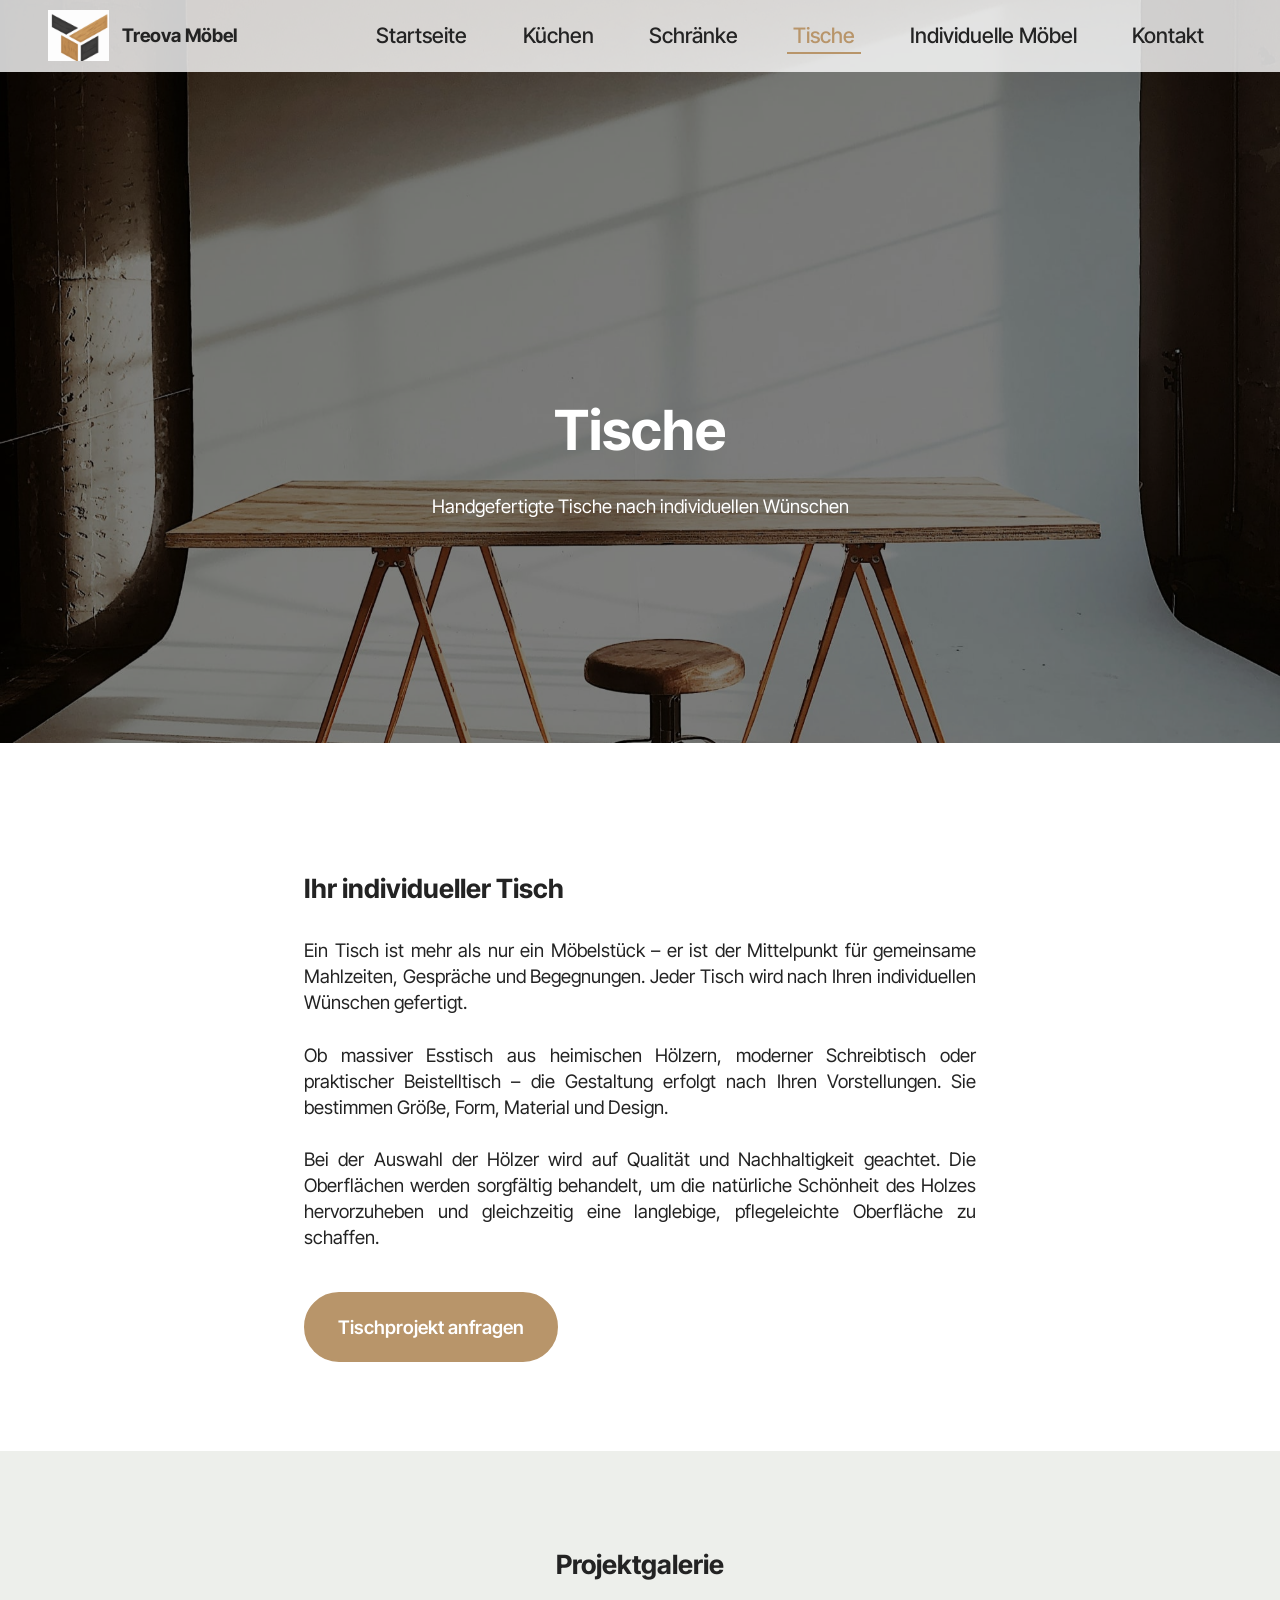
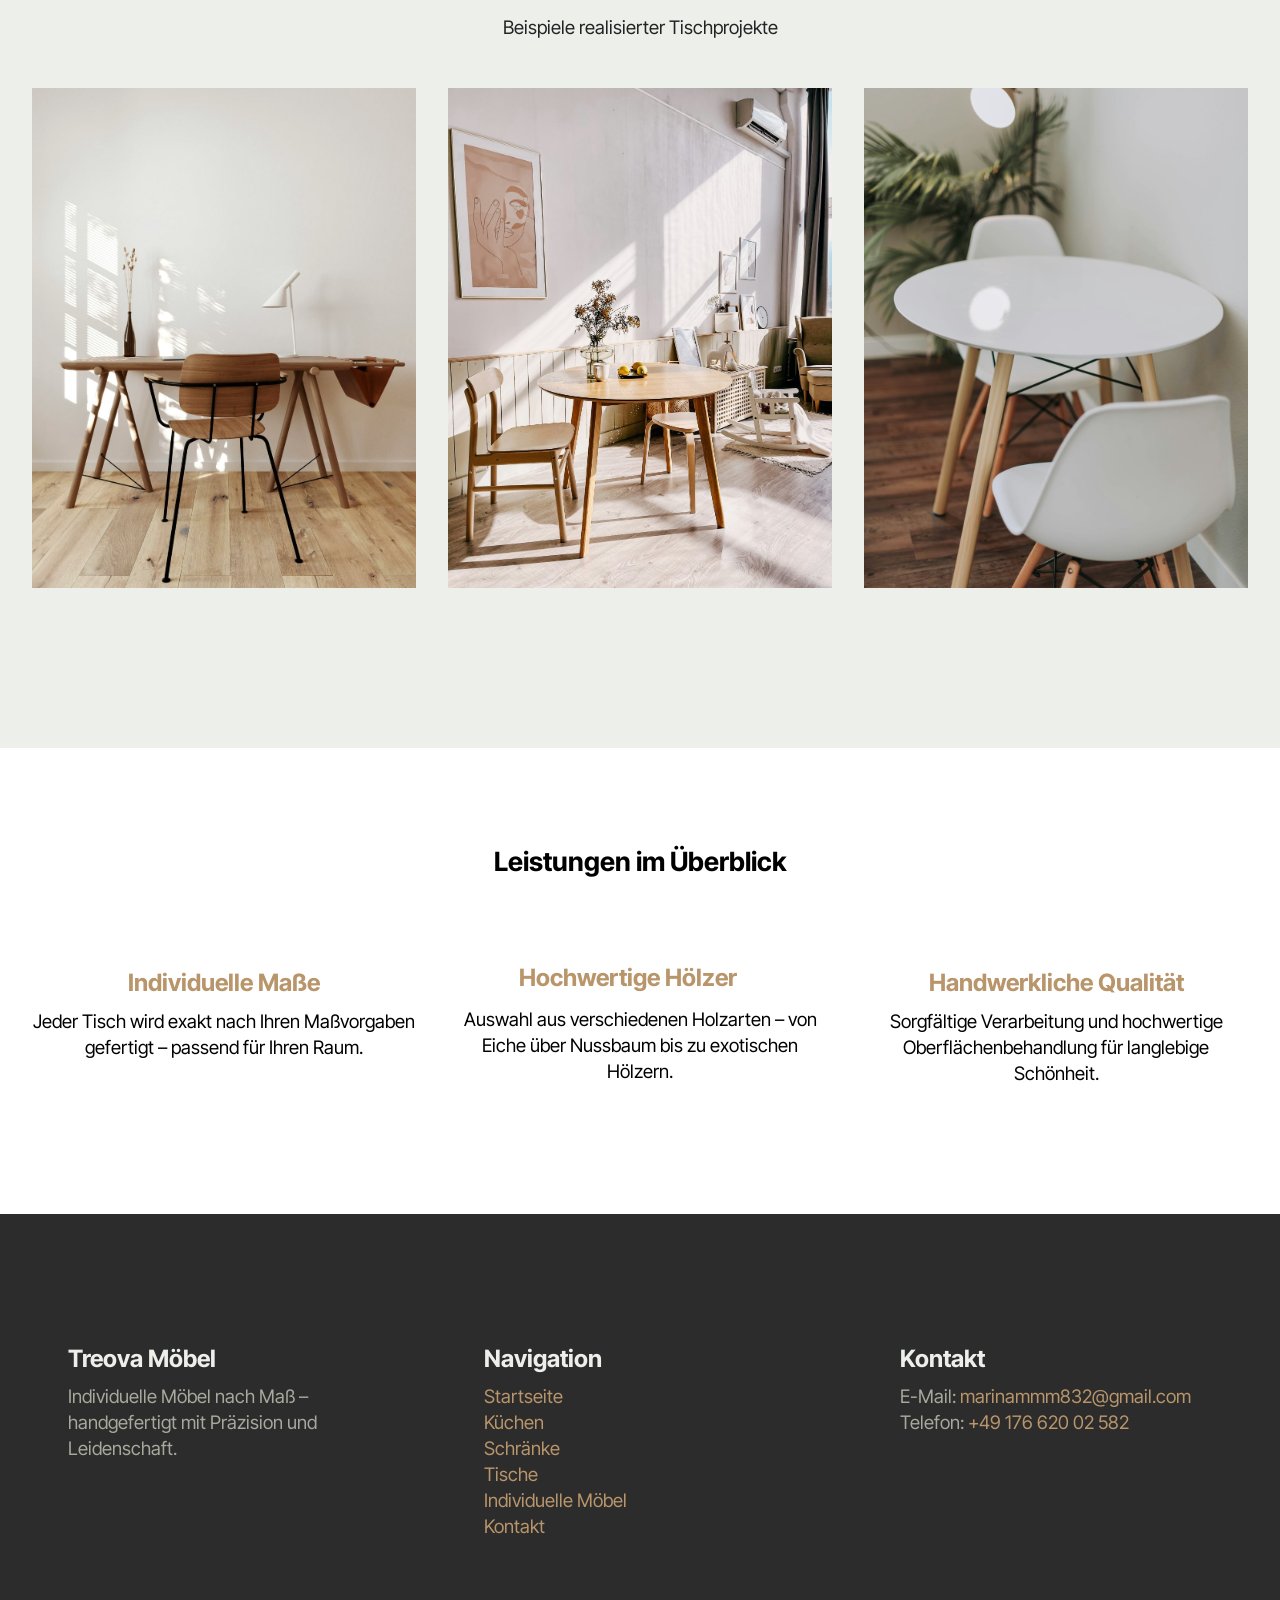
<file: page7.html>
<!DOCTYPE html>
<html  lang="de">
<head>
  <!-- Site made with Mobirise Website Builder v6.1.9, https://mobirise.com -->
  <meta charset="UTF-8">
  <meta http-equiv="X-UA-Compatible" content="IE=edge">
  <meta name="generator" content="Mobirise v6.1.9, mobirise.com">
  <meta name="viewport" content="width=device-width, initial-scale=1, minimum-scale=1">
  <link rel="shortcut icon" href="assets/images/logo-t20e2809420d0bad0bed0bfd0b8d18f-128x108.png" type="image/x-icon">
  <meta name="description" content="">
  
  
  <title>Tische</title>
  <link rel="stylesheet" href="assets/web/assets/mobirise-icons2/mobirise2.css">
  <link rel="stylesheet" href="assets/bootstrap/css/bootstrap.min.css">
  <link rel="stylesheet" href="assets/parallax/jarallax.css">
  <link rel="stylesheet" href="assets/dropdown/css/style.css">
  <link rel="stylesheet" href="assets/socicon/css/styles.css">
  <link rel="stylesheet" href="assets/theme/css/style.css">
  <link rel="preload" href="https://fonts.googleapis.com/css?family=Inter+Tight:100,200,300,400,500,600,700,800,900,100i,200i,300i,400i,500i,600i,700i,800i,900i&display=swap" as="style" onload="this.onload=null;this.rel='stylesheet'">
  <noscript><link rel="stylesheet" href="https://fonts.googleapis.com/css?family=Inter+Tight:100,200,300,400,500,600,700,800,900,100i,200i,300i,400i,500i,600i,700i,800i,900i&display=swap"></noscript>
  <link rel="preload" as="style" href="assets/mobirise/css/mbr-additional.css?v=Yh9DlY"><link rel="stylesheet" href="assets/mobirise/css/mbr-additional.css?v=Yh9DlY" type="text/css">

  
<script data-goatcounter="https://m-bel.goatcounter.com/count"
        async src="//gc.zgo.at/count.js"></script>  
  
</head>
<body>
  
  <section data-bs-version="5.1" class="menu menu1 cid-vdWKCxwnR6" once="menu" id="menu1-1x">
    

    <nav class="navbar navbar-dropdown navbar-fixed-top navbar-expand-lg">
        <div class="container-fluid">
            <div class="navbar-brand">
                <span class="navbar-logo">
                    <a href="index.html#header18-1">
                        <img src="assets/images/logo-t20e2809420d0bad0bed0bfd0b8d18f-102x86.webp" alt="" style="height: 3.2rem;">
                    </a>
                </span>
                <span class="navbar-caption-wrap"><a class="navbar-caption text-black display-7" href="index.html">Treova Möbel</a></span>
            </div>
            <button class="navbar-toggler" type="button" data-toggle="collapse" data-bs-toggle="collapse" data-target="#navbarSupportedContent" data-bs-target="#navbarSupportedContent" aria-controls="navbarNavAltMarkup" aria-expanded="false" aria-label="Toggle navigation">
                <div class="hamburger">
                    <span></span>
                    <span></span>
                    <span></span>
                    <span></span>
                </div>
            </button>
            <div class="collapse navbar-collapse" id="navbarSupportedContent">
                <ul class="navbar-nav nav-dropdown nav-right" data-app-modern-menu="true"><li class="nav-item"><a class="nav-link link text-black text-primary display-4" href="index.html#header18-1">Startseite</a></li>
                    <li class="nav-item"><a class="nav-link link text-black text-primary display-4" href="page1.html#header17-1d">
                            Küchen</a></li>
                    <li class="nav-item"><a class="nav-link link text-black text-primary display-4" href="page6.html#header17-1s">Schränke</a>
                    </li><li class="nav-item"><a class="nav-link link text-black text-primary display-4" href="page7.html#header17-1y">Tische</a></li><li class="nav-item"><a class="nav-link link text-black text-primary display-4" href="page8.html#header17-24">Individuelle Möbel</a></li><li class="nav-item"><a class="nav-link link text-black text-primary display-4" href="page5.html#header09-2h">Kontakt</a></li></ul>
                
                
            </div>
        </div>
    </nav>
</section>

<section data-bs-version="5.1" class="header16 cid-vdWKCxJZcr mbr-parallax-background" id="header17-1y">
  
  <div class="mbr-overlay" style="opacity: 0.5; background-color: rgb(0, 0, 0);"></div>
  <div class="container-fluid">
    <div class="row">
      <div class="content-wrap col-12 col-md-7">
        <h1 class="mbr-section-title mbr-fonts-style mbr-white mb-4 display-1"><strong>Tische</strong></h1>
        
        <p class="mbr-fonts-style mbr-text mbr-white mb-4 display-7">Handgefertigte Tische nach individuellen Wünschen</p>
        
      </div>
    </div>
  </div>
</section>

<section data-bs-version="5.1" class="header14 cid-vdWKCxWG6u" id="header14-1z">
	

	
	
	<div class="container">
		<div class="row justify-content-center">
			<div class="card col-12 col-md-12 col-lg-8">
				<div class="card-wrapper">
					<div class="card-box align-center">
						<h1 class="card-title mbr-fonts-style mb-4 display-2"><strong>Ihr individueller Tisch</strong></h1>
						<p class="mbr-text mbr-fonts-style mb-4 display-7">Ein Tisch ist mehr als nur ein Möbelstück – er ist der Mittelpunkt für gemeinsame Mahlzeiten, Gespräche und Begegnungen. Jeder Tisch wird nach Ihren individuellen Wünschen gefertigt.
<br>
<br>Ob massiver Esstisch aus heimischen Hölzern, moderner Schreibtisch oder praktischer Beistelltisch – die Gestaltung erfolgt nach Ihren Vorstellungen. Sie bestimmen Größe, Form, Material und Design.
<br>
<br>Bei der Auswahl der Hölzer wird auf Qualität und Nachhaltigkeit geachtet. Die Oberflächen werden sorgfältig behandelt, um die natürliche Schönheit des Holzes hervorzuheben und gleichzeitig eine langlebige, pflegeleichte Oberfläche zu schaffen.</p>
						<div class="mbr-section-btn mt-4"><a class="btn btn-primary display-7" href="page5.html">Tischprojekt anfragen</a></div>
					</div>
				</div>
			</div>
		</div>
	</div>
</section>

<section data-bs-version="5.1" class="gallery1 mbr-gallery cid-vdWKCy7y2z" id="gallery01-20">
    
    

    <div class="container-fluid">
        <div class="row justify-content-center">
            <div class="col-12 content-head">
                <div class="mb-5">
                    <h3 class="mbr-section-title mbr-fonts-style align-center m-0 display-2"><strong>Projektgalerie</strong></h3>
                    <h4 class="mbr-section-subtitle mbr-fonts-style align-center mb-0 mt-4 display-7">Beispiele realisierter Tischprojekte</h4>
                </div>
            </div>
        </div>
        
        <div class="row mbr-gallery">
            <div class="col-12 col-md-6 col-lg-4 item gallery-image">
                <div class="item-wrapper mb-3" data-toggle="modal" data-bs-toggle="modal" data-target="#vevdHOcaGX-modal" data-bs-target="#vevdHOcaGX-modal">
                    <img class="w-100" src="assets/images/denys-striyeshyn-wj7ygwz2-00-unsplash-997x1245.webp" alt="Mobirise Website Builder" data-slide-to="0" data-bs-slide-to="0" data-target="#lb-vevdHOcaGX" data-bs-target="#lb-vevdHOcaGX">
                    <div class="icon-wrapper">
                        <span class="mobi-mbri mobi-mbri-search mbr-iconfont mbr-iconfont-btn"></span>
                    </div>
                </div>
                <h6 class="mbr-item-subtitle mbr-fonts-style align-center mb-0 mt-3 display-7"></h6>
            </div>
            <div class="col-12 col-md-6 col-lg-4 item gallery-image">
                <div class="item-wrapper mb-3" data-toggle="modal" data-bs-toggle="modal" data-target="#vevdHOcaGX-modal" data-bs-target="#vevdHOcaGX-modal">
                    <img class="w-100" src="assets/images/angelina-cxmer3vnxua-unsplash-997x1329.webp" alt="Mobirise Website Builder" data-slide-to="1" data-bs-slide-to="1" data-target="#lb-vevdHOcaGX" data-bs-target="#lb-vevdHOcaGX">
                    <div class="icon-wrapper">
                        <span class="mobi-mbri mobi-mbri-search mbr-iconfont mbr-iconfont-btn"></span>
                    </div>
                </div>
                <h6 class="mbr-item-subtitle mbr-fonts-style align-center mb-0 mt-3 display-7"></h6>
            </div>
            
            
            
            
            
            <div class="col-12 col-md-6 col-lg-4 item gallery-image">
                <div class="item-wrapper mb-3" data-toggle="modal" data-bs-toggle="modal" data-target="#vevdHOcaGX-modal" data-bs-target="#vevdHOcaGX-modal">
                    <img class="w-100" src="assets/images/samantha-gades-xdaa1rpb6n8-unsplash-997x1494.webp" alt="Mobirise Website Builder" data-slide-to="2" data-bs-slide-to="2" data-target="#lb-vevdHOcaGX" data-bs-target="#lb-vevdHOcaGX">
                    <div class="icon-wrapper">
                        <span class="mobi-mbri mobi-mbri-search mbr-iconfont mbr-iconfont-btn"></span>
                    </div>
                </div>
                <h6 class="mbr-item-subtitle mbr-fonts-style align-center mb-0 mt-3 display-7"></h6>
            </div>
        </div>

        <div class="modal mbr-slider" tabindex="-1" role="dialog" aria-hidden="true" id="vevdHOcaGX-modal">
            <div class="modal-dialog" role="document">
                <div class="modal-content">
                    <div class="modal-body">
                        <div class="carousel slide" data-pause="false" data-bs-pause="false" id="lb-vevdHOcaGX" data-interval="5000" data-bs-interval="5000">
                            <div class="carousel-inner">
                                <div class="carousel-item active">
                                    <img class="d-block w-100" src="assets/images/denys-striyeshyn-wj7ygwz2-00-unsplash-997x1245.webp" alt="Mobirise Website Builder">
                                </div>
                                <div class="carousel-item">
                                    <img class="d-block w-100" src="assets/images/angelina-cxmer3vnxua-unsplash-997x1329.webp" alt="Mobirise Website Builder">
                                </div>
                                
                                
                                
                                
                                
                                <div class="carousel-item">
                                    <img class="d-block w-100" src="assets/images/samantha-gades-xdaa1rpb6n8-unsplash-997x1494.webp" alt="Mobirise Website Builder">
                                </div>
                            </div>
                            <ol class="carousel-indicators">
                                <li data-slide-to="0" data-bs-slide-to="0" class="active" data-target="#lb-vevdHOcaGX" data-bs-target="#lb-vevdHOcaGX"></li>
                                <li data-slide-to="1" data-bs-slide-to="1" data-target="#lb-vevdHOcaGX" data-bs-target="#lb-vevdHOcaGX"></li>
                                <li data-slide-to="2" data-bs-slide-to="2" data-target="#lb-vevdHOcaGX" data-bs-target="#lb-vevdHOcaGX"></li>
                                
                                
                                
                                
                                
                            </ol>
                            <a role="button" href="" class="close" data-dismiss="modal" data-bs-dismiss="modal" aria-label="Close">
                            </a>
                            <a class="carousel-control-prev carousel-control" role="button" data-slide="prev" data-bs-slide="prev" href="#lb-vevdHOcaGX">
                                <span class="mobi-mbri mobi-mbri-arrow-prev" aria-hidden="true"></span>
                                <span class="sr-only visually-hidden">Previous</span>
                            </a>
                            <a class="carousel-control-next carousel-control" role="button" data-slide="next" data-bs-slide="next" href="#lb-vevdHOcaGX">
                                <span class="mobi-mbri mobi-mbri-arrow-next" aria-hidden="true"></span>
                                <span class="sr-only visually-hidden">Next</span>
                            </a>
                        </div>
                    </div>
                </div>
            </div>
        </div>
    </div>
</section>

<section data-bs-version="5.1" class="features10 cid-vdWKCyn89c" id="features010-21">
  

  
  
  <div class="container">
    <div class="row justify-content-center mb-5">
      <div class="col-12 mb-0 content-head">
        <h3 class="mbr-section-title mbr-fonts-style align-center display-2"><strong>Leistungen im Überblick</strong></h3>
        
      </div>
    </div>
    <div class="row">
      <div class="item features-without-image col-12 col-md-6 col-lg-4">
        <div class="item-wrapper">
          <div class="card-box align-left">
            
            <h5 class="card-title mbr-fonts-style display-5"><strong>Individuelle Maße</strong></h5>
            <p class="card-text mbr-fonts-style mb-3 display-7">Jeder Tisch wird exakt nach Ihren Maßvorgaben gefertigt – passend für Ihren Raum.</p>
            
          </div>
        </div>
      </div>
      <div class="item features-without-image col-12 col-md-6 col-lg-4">
        <div class="item-wrapper">
          <div class="card-box align-left">
            
            <h5 class="card-title mbr-fonts-style display-5"><p><strong>Hochwertige Hölzer</strong>&nbsp;&nbsp;&nbsp;&nbsp;</p></h5>
            <p class="card-text mbr-fonts-style mb-3 display-7">
              Auswahl aus verschiedenen Holzarten – von Eiche über Nussbaum bis zu exotischen Hölzern.
            </p>
            
          </div>
        </div>
      </div>
      <div class="item features-without-image col-12 col-md-6 col-lg-4">
        <div class="item-wrapper">
          <div class="card-box align-left">
            
            <h5 class="card-title mbr-fonts-style display-5"><strong>Handwerkliche Qualität</strong></h5>
            <p class="card-text mbr-fonts-style mb-3 display-7">
              Sorgfältige Verarbeitung und hochwertige Oberflächenbehandlung für langlebige Schönheit.
            </p>
            
          </div>
        </div>
      </div>
    </div>
  </div>
</section>

<section data-bs-version="5.1" class="numbers01 cid-vev4R4XCFb" id="numbers01-2p">
	
	
	<div class="container">
		<div class="row justify-content-center">
			<div class="col-12 content-head">
				
			</div>
		</div>
		<div class="row">
			<div class="item features-without-image col-12 col-md-6 col-lg-4 active">
				<div class="item-wrapper">
					<div class="item-content">
						
						<h4 class="card-title mbr-fonts-style display-5"><strong>Treova Möbel</strong></h4>
						<p class="card-text mbr-fonts-style mt-0 mb-3 display-7">
							Individuelle Möbel nach Maß – handgefertigt mit Präzision und Leidenschaft.
						</p>
						
					</div>

				</div>
			</div>
			<div class="item features-without-image col-12 col-md-6 col-lg-4">
				<div class="item-wrapper">
					<div class="item-content">
						
						<h4 class="card-title mbr-fonts-style display-5">
							<strong>Navigation</strong>
						</h4>
						<p class="card-text mbr-fonts-style mt-0 mb-3 display-7">
							<a href="index.html#top" class="text-primary">Startseite</a><br><a href="page1.html#header17-1d" class="text-primary">Küchen</a><br><a href="page6.html#header17-1s" class="text-primary">Schränke</a><br><a href="page7.html#header17-1y" class="text-primary">Tische</a><br><a href="page8.html#header17-24" class="text-primary">Individuelle Möbel</a><br><a href="page5.html" class="text-primary">Kontakt</a><br><br>
						</p>
						
					</div>

				</div>
			</div>
			<div class="item features-without-image col-12 col-md-6 col-lg-4">
				<div class="item-wrapper">
					<div class="item-content">
						
						<h4 class="card-title mbr-fonts-style display-5">
							<strong>Kontakt</strong>
						</h4>
						<p class="card-text mbr-fonts-style mt-0 mb-3 display-7">E-Mail: <a href="mailto:marinammm832@gmail.com" class="text-primary">marinammm832@gmail.com</a>
<br>Telefon: <a href="tel:+4917662002582" class="text-primary">+49 176 620 02 582</a></p>
						
					</div>
				</div>
			</div>
		</div>
	</div>
</section><section class="display-7" style="padding: 0;align-items: center;justify-content: center;flex-wrap: wrap;    align-content: center;display: flex;position: relative;height: 4rem;"><a href="https://mobiri.se/4233459" style="flex: 1 1;height: 4rem;position: absolute;width: 100%;z-index: 1;"><img alt="Mobirise" style="height: 4rem;" src="[data-uri]"></a><p style="margin: 0;text-align: center;" class="display-7">Created with &#8204;</p><a style="z-index:1" href="https://mobirise.com"> Free Web  Builder Software</a></section><script src="assets/bootstrap/js/bootstrap.bundle.min.js"></script>  <script src="assets/parallax/jarallax.js"></script>  <script src="assets/smoothscroll/smooth-scroll.js"></script>  <script src="assets/ytplayer/index.js"></script>  <script src="assets/dropdown/js/navbar-dropdown.js"></script>  <script src="assets/theme/js/script.js"></script>  
  
  
</body>
</html>
</file>
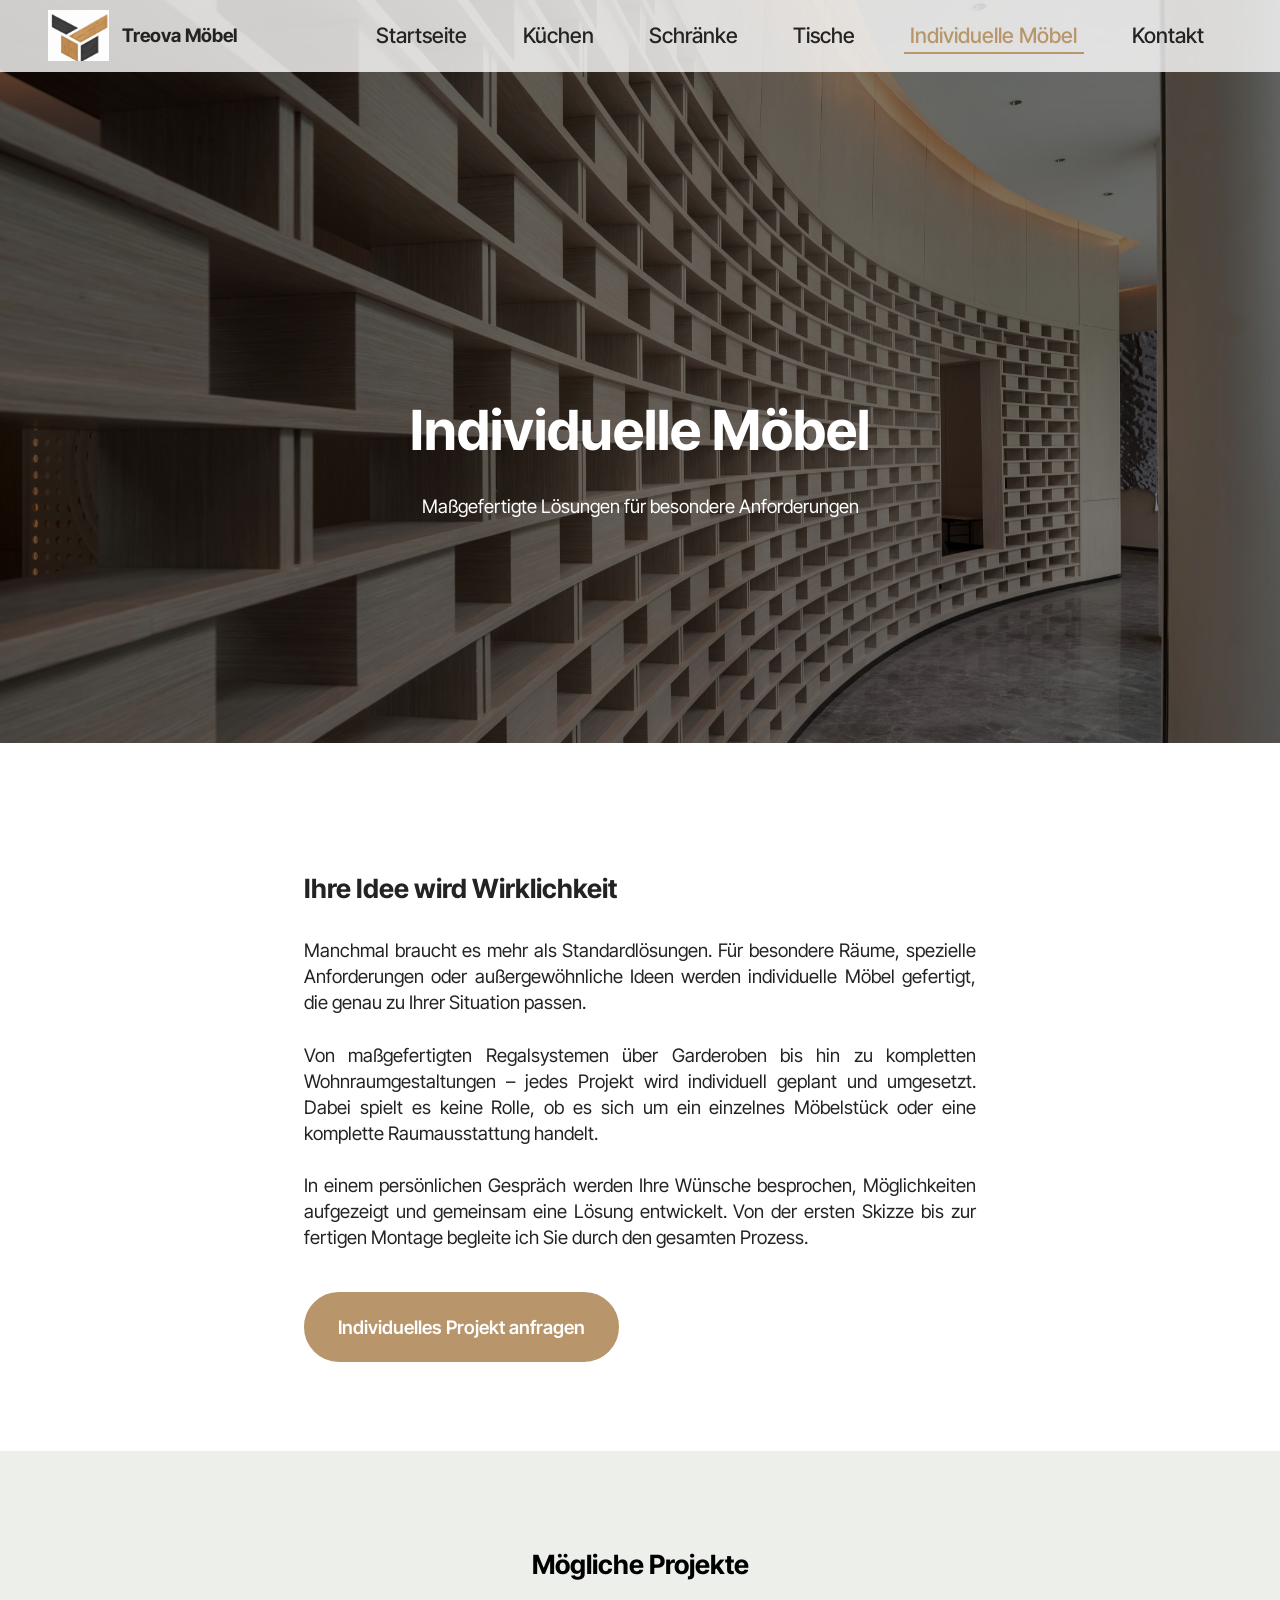
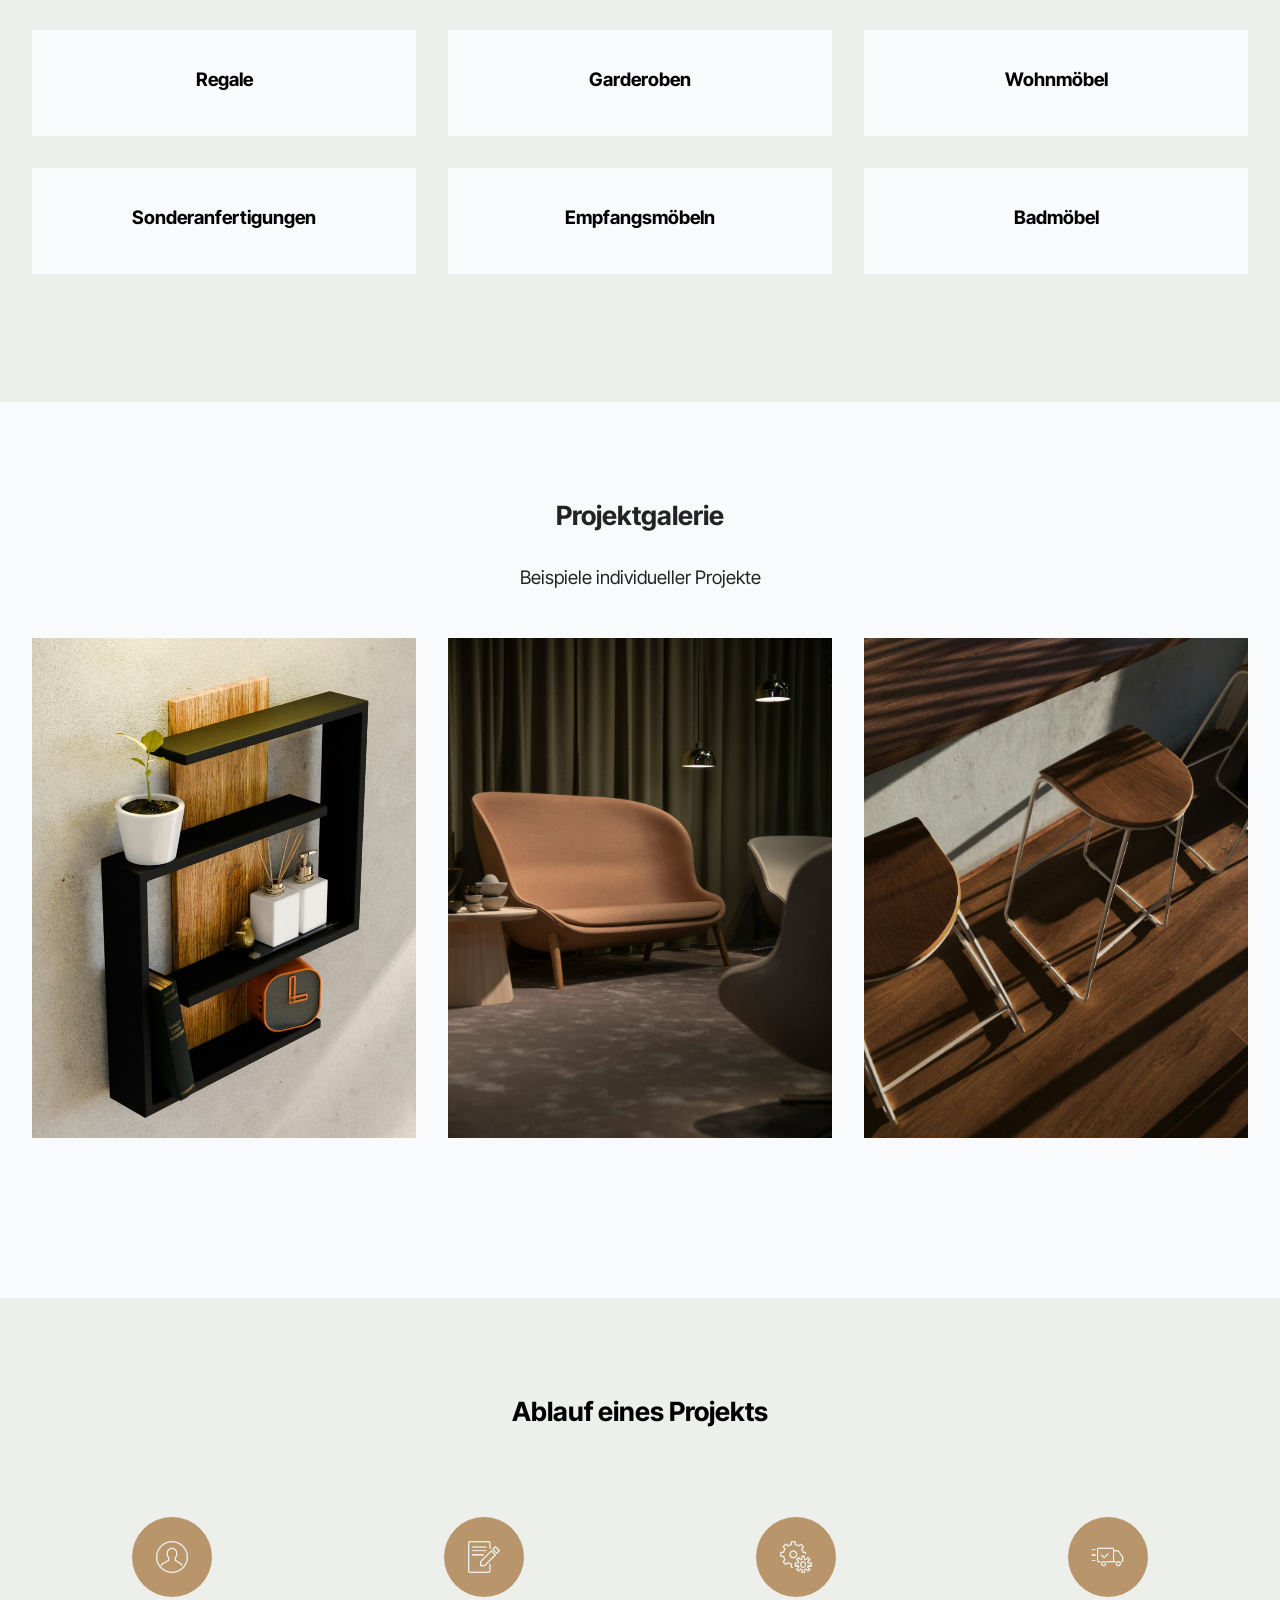
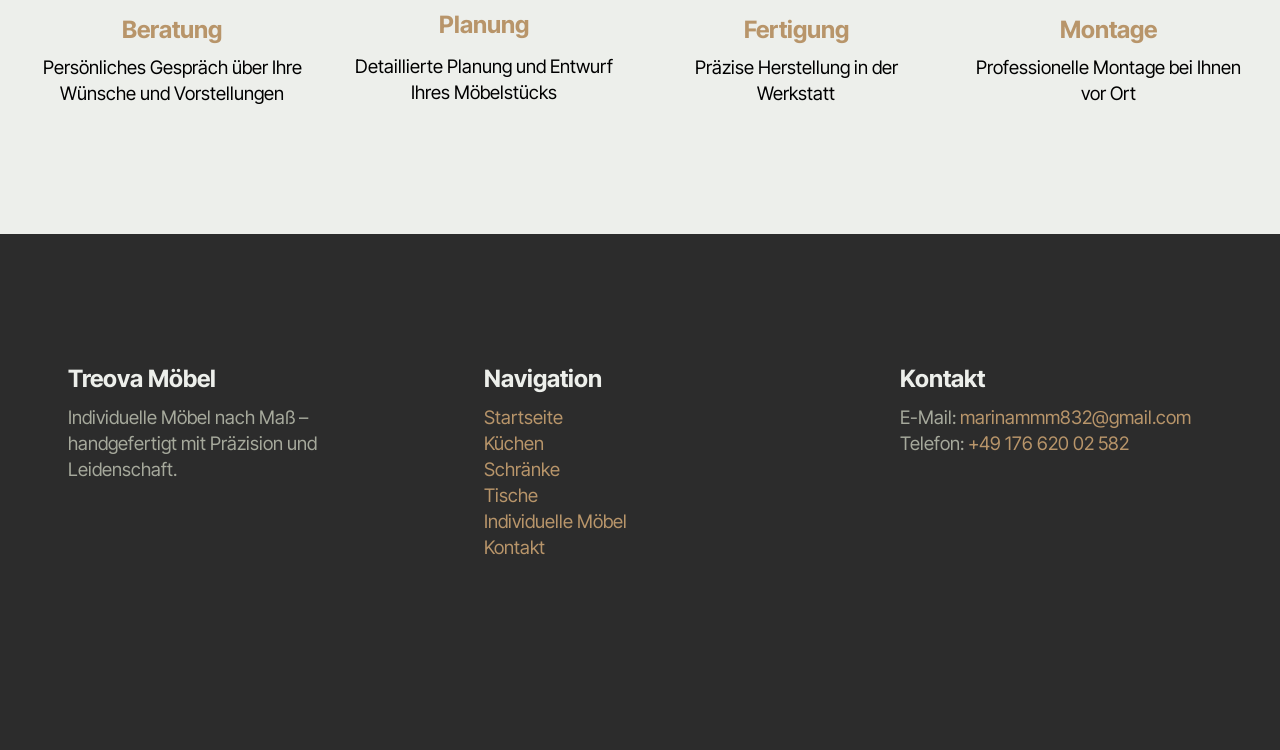
<file: page8.html>
<!DOCTYPE html>
<html  lang="de">
<head>
  <!-- Site made with Mobirise Website Builder v6.1.9, https://mobirise.com -->
  <meta charset="UTF-8">
  <meta http-equiv="X-UA-Compatible" content="IE=edge">
  <meta name="generator" content="Mobirise v6.1.9, mobirise.com">
  <meta name="viewport" content="width=device-width, initial-scale=1, minimum-scale=1">
  <link rel="shortcut icon" href="assets/images/logo-t20e2809420d0bad0bed0bfd0b8d18f-128x108.png" type="image/x-icon">
  <meta name="description" content="">
  
  
  <title>Individuelle Möbel</title>
  <link rel="stylesheet" href="assets/web/assets/mobirise-icons2/mobirise2.css">
  <link rel="stylesheet" href="assets/web/assets/mobirise-icons/mobirise-icons.css">
  <link rel="stylesheet" href="assets/bootstrap/css/bootstrap.min.css">
  <link rel="stylesheet" href="assets/parallax/jarallax.css">
  <link rel="stylesheet" href="assets/dropdown/css/style.css">
  <link rel="stylesheet" href="assets/socicon/css/styles.css">
  <link rel="stylesheet" href="assets/theme/css/style.css">
  <link rel="preload" href="https://fonts.googleapis.com/css?family=Inter+Tight:100,200,300,400,500,600,700,800,900,100i,200i,300i,400i,500i,600i,700i,800i,900i&display=swap" as="style" onload="this.onload=null;this.rel='stylesheet'">
  <noscript><link rel="stylesheet" href="https://fonts.googleapis.com/css?family=Inter+Tight:100,200,300,400,500,600,700,800,900,100i,200i,300i,400i,500i,600i,700i,800i,900i&display=swap"></noscript>
  <link rel="preload" as="style" href="assets/mobirise/css/mbr-additional.css?v=NSC8yo"><link rel="stylesheet" href="assets/mobirise/css/mbr-additional.css?v=NSC8yo" type="text/css">

  
  
  
</head>
<body>
  
  <section data-bs-version="5.1" class="menu menu1 cid-vdWN75iRLt" once="menu" id="menu1-23">
    

    <nav class="navbar navbar-dropdown navbar-fixed-top navbar-expand-lg">
        <div class="container-fluid">
            <div class="navbar-brand">
                <span class="navbar-logo">
                    <a href="index.html#header18-1">
                        <img src="assets/images/logo-t20e2809420d0bad0bed0bfd0b8d18f-102x86.webp" alt="" style="height: 3.2rem;">
                    </a>
                </span>
                <span class="navbar-caption-wrap"><a class="navbar-caption text-black display-7" href="index.html">Treova Möbel</a></span>
            </div>
            <button class="navbar-toggler" type="button" data-toggle="collapse" data-bs-toggle="collapse" data-target="#navbarSupportedContent" data-bs-target="#navbarSupportedContent" aria-controls="navbarNavAltMarkup" aria-expanded="false" aria-label="Toggle navigation">
                <div class="hamburger">
                    <span></span>
                    <span></span>
                    <span></span>
                    <span></span>
                </div>
            </button>
            <div class="collapse navbar-collapse" id="navbarSupportedContent">
                <ul class="navbar-nav nav-dropdown nav-right" data-app-modern-menu="true"><li class="nav-item"><a class="nav-link link text-black text-primary display-4" href="index.html#header18-1">Startseite</a></li>
                    <li class="nav-item"><a class="nav-link link text-black text-primary display-4" href="page1.html#header17-1d">
                            Küchen</a></li>
                    <li class="nav-item"><a class="nav-link link text-black text-primary display-4" href="page6.html#header17-1s">Schränke</a>
                    </li><li class="nav-item"><a class="nav-link link text-black text-primary display-4" href="page7.html#header17-1y">Tische</a></li><li class="nav-item"><a class="nav-link link text-black text-primary display-4" href="page8.html#header17-24">Individuelle Möbel</a></li><li class="nav-item"><a class="nav-link link text-black text-primary display-4" href="page5.html#header09-2h">Kontakt</a></li></ul>
                
                
            </div>
        </div>
    </nav>
</section>

<section data-bs-version="5.1" class="header16 cid-vdWN75xmer mbr-parallax-background" id="header17-24">
  
  <div class="mbr-overlay" style="opacity: 0.5; background-color: rgb(0, 0, 0);"></div>
  <div class="container-fluid">
    <div class="row">
      <div class="content-wrap col-12 col-md-7">
        <h1 class="mbr-section-title mbr-fonts-style mbr-white mb-4 display-1"><strong>Individuelle Möbel</strong></h1>
        
        <p class="mbr-fonts-style mbr-text mbr-white mb-4 display-7">Maßgefertigte Lösungen für besondere Anforderungen</p>
        
      </div>
    </div>
  </div>
</section>

<section data-bs-version="5.1" class="header14 cid-vdWN75KPM0" id="header14-25">
	

	
	
	<div class="container">
		<div class="row justify-content-center">
			<div class="card col-12 col-md-12 col-lg-8">
				<div class="card-wrapper">
					<div class="card-box align-center">
						<h1 class="card-title mbr-fonts-style mb-4 display-2"><strong>Ihre Idee wird Wirklichkeit</strong></h1>
						<p class="mbr-text mbr-fonts-style mb-4 display-7">Manchmal braucht es mehr als Standardlösungen. Für besondere Räume, spezielle Anforderungen oder außergewöhnliche Ideen werden individuelle Möbel gefertigt, die genau zu Ihrer Situation passen.
<br>
<br>Von maßgefertigten Regalsystemen über Garderoben bis hin zu kompletten Wohnraumgestaltungen – jedes Projekt wird individuell geplant und umgesetzt. Dabei spielt es keine Rolle, ob es sich um ein einzelnes Möbelstück oder eine komplette Raumausstattung handelt.
<br>
<br>In einem persönlichen Gespräch werden Ihre Wünsche besprochen, Möglichkeiten aufgezeigt und gemeinsam eine Lösung entwickelt. Von der ersten Skizze bis zur fertigen Montage begleite ich Sie durch den gesamten Prozess.</p>
						<div class="mbr-section-btn mt-4"><a class="btn btn-primary display-7" href="page5.html">Individuelles Projekt anfragen</a></div>
					</div>
				</div>
			</div>
		</div>
	</div>
</section>

<section data-bs-version="5.1" class="features032 cid-vdWRFRdwym" id="features032-29">
  

  
  
  <div class="container">
    <div class="row justify-content-center">
      <div class="col-12 mb-5 content-head">
        <h3 class="mbr-section-title mbr-fonts-style align-center mb-0 display-2"><strong>Mögliche Projekte</strong></h3>
        
      </div>
    </div>
    <div class="row">
      <div class="item features-without-image col-12 col-lg-4 item-mb active">
        <div class="item-wrapper">
          <div class="card-box align-left">
            
            <h5 class="card-title mbr-fonts-style display-7">
              <strong>Regale</strong>
            </h5>
            
          </div>
        </div>
      </div>
      <div class="item features-without-image col-12 col-lg-4 item-mb">
        <div class="item-wrapper">
          <div class="card-box align-left">
            
            <h5 class="card-title mbr-fonts-style display-7">
              <strong>Garderoben</strong>
            </h5>
            
          </div>
        </div>
      </div><div class="item features-without-image col-12 col-lg-4 item-mb">
        <div class="item-wrapper">
          <div class="card-box align-left">
            
            <h5 class="card-title mbr-fonts-style display-7">
              <strong>Wohnmöbel</strong>
            </h5>
            
          </div>
        </div>
      </div>
      
      
      <div class="item features-without-image col-12 col-lg-4 item-mb">
        <div class="item-wrapper">
          <div class="card-box align-left">
            
            <h5 class="card-title mbr-fonts-style display-7">
              <strong>Sonderanfertigungen</strong>
            </h5>
            
          </div>
        </div>
      </div><div class="item features-without-image col-12 col-lg-4 item-mb">
        <div class="item-wrapper">
          <div class="card-box align-left">
            
            <h5 class="card-title mbr-fonts-style display-7">
              <strong>Empfangsmöbeln</strong>
            </h5>
            
          </div>
        </div>
      </div>
      <div class="item features-without-image col-12 col-lg-4 item-mb">
        <div class="item-wrapper">
          <div class="card-box align-left">
            
            <h5 class="card-title mbr-fonts-style display-7">
              <strong>Badmöbel</strong>
            </h5>
            
          </div>
        </div>
      </div>
    </div>
  </div>
</section>

<section data-bs-version="5.1" class="gallery1 mbr-gallery cid-vdWN75U89L" id="gallery01-26">
    
    

    <div class="container-fluid">
        <div class="row justify-content-center">
            <div class="col-12 content-head">
                <div class="mb-5">
                    <h3 class="mbr-section-title mbr-fonts-style align-center m-0 display-2"><strong>Projektgalerie</strong></h3>
                    <h4 class="mbr-section-subtitle mbr-fonts-style align-center mb-0 mt-4 display-7">Beispiele individueller Projekte</h4>
                </div>
            </div>
        </div>
        
        <div class="row mbr-gallery">
            <div class="col-12 col-md-6 col-lg-4 item gallery-image">
                <div class="item-wrapper mb-3" data-toggle="modal" data-bs-toggle="modal" data-target="#vevdHVxkPp-modal" data-bs-target="#vevdHVxkPp-modal">
                    <img class="w-100" src="assets/images/puscas-adryan-dtakgiz24a8-unsplash-997x997.webp" alt="Mobirise Website Builder" data-slide-to="0" data-bs-slide-to="0" data-target="#lb-vevdHVxkPp" data-bs-target="#lb-vevdHVxkPp">
                    <div class="icon-wrapper">
                        <span class="mobi-mbri mobi-mbri-search mbr-iconfont mbr-iconfont-btn"></span>
                    </div>
                </div>
                <h6 class="mbr-item-subtitle mbr-fonts-style align-center mb-0 mt-3 display-7"></h6>
            </div>
            <div class="col-12 col-md-6 col-lg-4 item gallery-image">
                <div class="item-wrapper mb-3" data-toggle="modal" data-bs-toggle="modal" data-target="#vevdHVxkPp-modal" data-bs-target="#vevdHVxkPp-modal">
                    <img class="w-100" src="assets/images/jean-philippe-delberghe-t5bf4oyqlwu-unsplash-997x1495.webp" alt="Mobirise Website Builder" data-slide-to="1" data-bs-slide-to="1" data-target="#lb-vevdHVxkPp" data-bs-target="#lb-vevdHVxkPp">
                    <div class="icon-wrapper">
                        <span class="mobi-mbri mobi-mbri-search mbr-iconfont mbr-iconfont-btn"></span>
                    </div>
                </div>
                <h6 class="mbr-item-subtitle mbr-fonts-style align-center mb-0 mt-3 display-7"></h6>
            </div>
            
            
            
            
            
            <div class="col-12 col-md-6 col-lg-4 item gallery-image">
                <div class="item-wrapper mb-3" data-toggle="modal" data-bs-toggle="modal" data-target="#vevdHVxkPp-modal" data-bs-target="#vevdHVxkPp-modal">
                    <img class="w-100" src="assets/images/raygar-he-iyoefpwjky0-unsplash-997x1329.webp" alt="Mobirise Website Builder" data-slide-to="2" data-bs-slide-to="2" data-target="#lb-vevdHVxkPp" data-bs-target="#lb-vevdHVxkPp">
                    <div class="icon-wrapper">
                        <span class="mobi-mbri mobi-mbri-search mbr-iconfont mbr-iconfont-btn"></span>
                    </div>
                </div>
                <h6 class="mbr-item-subtitle mbr-fonts-style align-center mb-0 mt-3 display-7"></h6>
            </div>
        </div>

        <div class="modal mbr-slider" tabindex="-1" role="dialog" aria-hidden="true" id="vevdHVxkPp-modal">
            <div class="modal-dialog" role="document">
                <div class="modal-content">
                    <div class="modal-body">
                        <div class="carousel slide" data-pause="false" data-bs-pause="false" id="lb-vevdHVxkPp" data-interval="5000" data-bs-interval="5000">
                            <div class="carousel-inner">
                                <div class="carousel-item active">
                                    <img class="d-block w-100" src="assets/images/puscas-adryan-dtakgiz24a8-unsplash-997x997.webp" alt="Mobirise Website Builder">
                                </div>
                                <div class="carousel-item">
                                    <img class="d-block w-100" src="assets/images/jean-philippe-delberghe-t5bf4oyqlwu-unsplash-997x1495.webp" alt="Mobirise Website Builder">
                                </div>
                                
                                
                                
                                
                                
                                <div class="carousel-item">
                                    <img class="d-block w-100" src="assets/images/raygar-he-iyoefpwjky0-unsplash-997x1329.webp" alt="Mobirise Website Builder">
                                </div>
                            </div>
                            <ol class="carousel-indicators">
                                <li data-slide-to="0" data-bs-slide-to="0" class="active" data-target="#lb-vevdHVxkPp" data-bs-target="#lb-vevdHVxkPp"></li>
                                <li data-slide-to="1" data-bs-slide-to="1" data-target="#lb-vevdHVxkPp" data-bs-target="#lb-vevdHVxkPp"></li>
                                <li data-slide-to="2" data-bs-slide-to="2" data-target="#lb-vevdHVxkPp" data-bs-target="#lb-vevdHVxkPp"></li>
                                
                                
                                
                                
                                
                            </ol>
                            <a role="button" href="" class="close" data-dismiss="modal" data-bs-dismiss="modal" aria-label="Close">
                            </a>
                            <a class="carousel-control-prev carousel-control" role="button" data-slide="prev" data-bs-slide="prev" href="#lb-vevdHVxkPp">
                                <span class="mobi-mbri mobi-mbri-arrow-prev" aria-hidden="true"></span>
                                <span class="sr-only visually-hidden">Previous</span>
                            </a>
                            <a class="carousel-control-next carousel-control" role="button" data-slide="next" data-bs-slide="next" href="#lb-vevdHVxkPp">
                                <span class="mobi-mbri mobi-mbri-arrow-next" aria-hidden="true"></span>
                                <span class="sr-only visually-hidden">Next</span>
                            </a>
                        </div>
                    </div>
                </div>
            </div>
        </div>
    </div>
</section>

<section data-bs-version="5.1" class="features10 cid-vdWN76g0YO" id="features010-27">
  

  
  
  <div class="container">
    <div class="row justify-content-center mb-5">
      <div class="col-12 mb-0 content-head">
        <h3 class="mbr-section-title mbr-fonts-style align-center display-2"><strong>Ablauf eines Projekts</strong></h3>
        
      </div>
    </div>
    <div class="row">
      <div class="item features-without-image col-12 col-md-6 col-lg-3">
        <div class="item-wrapper">
          <div class="card-box align-left">
            <div class="iconfont-wrapper mb-3">
              <span class="mbr-iconfont mbri-user"></span>
            </div>
            <h5 class="card-title mbr-fonts-style display-5"><strong>Beratung</strong></h5>
            <p class="card-text mbr-fonts-style mb-3 display-7">Persönliches Gespräch über Ihre Wünsche und Vorstellungen</p>
            
          </div>
        </div>
      </div>
      <div class="item features-without-image col-12 col-md-6 col-lg-3">
        <div class="item-wrapper">
          <div class="card-box align-left">
            <div class="iconfont-wrapper mb-3">
              <span class="mbr-iconfont mbri-edit"></span>
            </div>
            <h5 class="card-title mbr-fonts-style display-5"><p><strong>Planung</strong></p></h5>
            <p class="card-text mbr-fonts-style mb-3 display-7">
              Detaillierte Planung und Entwurf Ihres Möbelstücks
            </p>
            
          </div>
        </div>
      </div>
      <div class="item features-without-image col-12 col-md-6 col-lg-3">
        <div class="item-wrapper">
          <div class="card-box align-left">
            <div class="iconfont-wrapper mb-3">
              <span class="mbr-iconfont mbri-setting"></span>
            </div>
            <h5 class="card-title mbr-fonts-style display-5"><strong>Fertigung</strong></h5>
            <p class="card-text mbr-fonts-style mb-3 display-7">
              Präzise Herstellung in der Werkstatt
            </p>
            
          </div>
        </div>
      </div><div class="item features-without-image col-12 col-md-6 col-lg-3">
        <div class="item-wrapper">
          <div class="card-box align-left">
            <div class="iconfont-wrapper mb-3">
              <span class="mbr-iconfont mbri-delivery"></span>
            </div>
            <h5 class="card-title mbr-fonts-style display-5"><strong>Montage</strong></h5>
            <p class="card-text mbr-fonts-style mb-3 display-7">
              Professionelle Montage bei Ihnen vor Ort
            </p>
            
          </div>
        </div>
      </div>
    </div>
  </div>
</section>

<section data-bs-version="5.1" class="numbers01 cid-vev4VnVE43" id="numbers01-2q">
	
	
	<div class="container">
		<div class="row justify-content-center">
			<div class="col-12 content-head">
				
			</div>
		</div>
		<div class="row">
			<div class="item features-without-image col-12 col-md-6 col-lg-4 active">
				<div class="item-wrapper">
					<div class="item-content">
						
						<h4 class="card-title mbr-fonts-style display-5"><strong>Treova Möbel</strong></h4>
						<p class="card-text mbr-fonts-style mt-0 mb-3 display-7">
							Individuelle Möbel nach Maß – handgefertigt mit Präzision und Leidenschaft.
						</p>
						
					</div>

				</div>
			</div>
			<div class="item features-without-image col-12 col-md-6 col-lg-4">
				<div class="item-wrapper">
					<div class="item-content">
						
						<h4 class="card-title mbr-fonts-style display-5">
							<strong>Navigation</strong>
						</h4>
						<p class="card-text mbr-fonts-style mt-0 mb-3 display-7">
							<a href="index.html#top" class="text-primary">Startseite</a><br><a href="page1.html#header17-1d" class="text-primary">Küchen</a><br><a href="page6.html#header17-1s" class="text-primary">Schränke</a><br><a href="page7.html#header17-1y" class="text-primary">Tische</a><br><a href="page8.html#header17-24" class="text-primary">Individuelle Möbel</a><br><a href="page5.html" class="text-primary">Kontakt</a><br><br>
						</p>
						
					</div>

				</div>
			</div>
			<div class="item features-without-image col-12 col-md-6 col-lg-4">
				<div class="item-wrapper">
					<div class="item-content">
						
						<h4 class="card-title mbr-fonts-style display-5">
							<strong>Kontakt</strong>
						</h4>
						<p class="card-text mbr-fonts-style mt-0 mb-3 display-7">E-Mail: <a href="mailto:marinammm832@gmail.com" class="text-primary">marinammm832@gmail.com</a>
<br>Telefon: <a href="tel:+4917662002582" class="text-primary">+49 176 620 02 582</a></p>
						
					</div>
				</div>
			</div>
		</div>
	</div>
</section><section class="display-7" style="padding: 0;align-items: center;justify-content: center;flex-wrap: wrap;    align-content: center;display: flex;position: relative;height: 4rem;"><a href="https://mobiri.se/4233459" style="flex: 1 1;height: 4rem;position: absolute;width: 100%;z-index: 1;"><img alt=" Website  Creation Software" style="height: 4rem;" src="[data-uri]"></a><p style="margin: 0;text-align: center;" class="display-7">Built with Mobirise &#8204;</p><a style="z-index:1" href="https://mobirise.com/web-page-maker.html">Web Page Builder</a></section><script src="assets/bootstrap/js/bootstrap.bundle.min.js"></script>  <script src="assets/parallax/jarallax.js"></script>  <script src="assets/smoothscroll/smooth-scroll.js"></script>  <script src="assets/ytplayer/index.js"></script>  <script src="assets/dropdown/js/navbar-dropdown.js"></script>  <script src="assets/theme/js/script.js"></script>  
  
<script data-goatcounter="https://m-bel.goatcounter.com/count"
        async src="//gc.zgo.at/count.js"></script>  
</body>
</html>
</file>
<file: assets/web/assets/mobirise-icons2/mobirise2.css>
@font-face {
  font-family: 'Moririse2';
  font-display: swap;
  src:  url('mobirise2.eot?f2bix4');
  src:  url('mobirise2.eot?f2bix4#iefix') format('embedded-opentype'),
    url('mobirise2.woff2?f2bix4') format('woff2'),
    url('mobirise2.woff?f2bix4') format('woff'),
    url('mobirise2.ttf?f2bix4') format('truetype'),
    url('mobirise2.svg?f2bix4#mobirise2') format('svg');
  font-weight: normal;
  font-style: normal;
}

[class^="mobi-"], [class*=" mobi-"] {
  /* use !important to prevent issues with browser extensions that change fonts */
  font-family: 'Moririse2' !important;
  speak: none;
  font-style: normal;
  font-weight: normal;
  font-variant: normal;
  text-transform: none;
  line-height: 1;

  /* Better Font Rendering =========== */
  -webkit-font-smoothing: antialiased;
  -moz-osx-font-smoothing: grayscale;
}

.mobi-mbri-add-submenu:before {
  content: "\e900";
}
.mobi-mbri-alert:before {
  content: "\e901";
}
.mobi-mbri-align-center:before {
  content: "\e902";
}
.mobi-mbri-align-justify:before {
  content: "\e903";
}
.mobi-mbri-align-left:before {
  content: "\e904";
}
.mobi-mbri-align-right:before {
  content: "\e905";
}
.mobi-mbri-android:before {
  content: "\e906";
}
.mobi-mbri-apple:before {
  content: "\e907";
}
.mobi-mbri-arrow-down:before {
  content: "\e908";
}
.mobi-mbri-arrow-next:before {
  content: "\e909";
}
.mobi-mbri-arrow-prev:before {
  content: "\e90a";
}
.mobi-mbri-arrow-up:before {
  content: "\e90b";
}
.mobi-mbri-bold:before {
  content: "\e90c";
}
.mobi-mbri-bookmark:before {
  content: "\e90d";
}
.mobi-mbri-bootstrap:before {
  content: "\e90e";
}
.mobi-mbri-briefcase:before {
  content: "\e90f";
}
.mobi-mbri-browse:before {
  content: "\e910";
}
.mobi-mbri-bulleted-list:before {
  content: "\e911";
}
.mobi-mbri-calendar:before {
  content: "\e912";
}
.mobi-mbri-camera:before {
  content: "\e913";
}
.mobi-mbri-cart-add:before {
  content: "\e914";
}
.mobi-mbri-cart-full:before {
  content: "\e915";
}
.mobi-mbri-cash:before {
  content: "\e916";
}
.mobi-mbri-change-style:before {
  content: "\e917";
}
.mobi-mbri-chat:before {
  content: "\e918";
}
.mobi-mbri-clock:before {
  content: "\e919";
}
.mobi-mbri-close:before {
  content: "\e91a";
}
.mobi-mbri-cloud:before {
  content: "\e91b";
}
.mobi-mbri-code:before {
  content: "\e91c";
}
.mobi-mbri-contact-form:before {
  content: "\e91d";
}
.mobi-mbri-credit-card:before {
  content: "\e91e";
}
.mobi-mbri-cursor-click:before {
  content: "\e91f";
}
.mobi-mbri-cust-feedback:before {
  content: "\e920";
}
.mobi-mbri-database:before {
  content: "\e921";
}
.mobi-mbri-delivery:before {
  content: "\e922";
}
.mobi-mbri-desktop:before {
  content: "\e923";
}
.mobi-mbri-devices:before {
  content: "\e924";
}
.mobi-mbri-down:before {
  content: "\e925";
}
.mobi-mbri-download-2:before {
  content: "\e926";
}
.mobi-mbri-download:before {
  content: "\e927";
}
.mobi-mbri-drag-n-drop-2:before {
  content: "\e928";
}
.mobi-mbri-drag-n-drop:before {
  content: "\e929";
}
.mobi-mbri-edit-2:before {
  content: "\e92a";
}
.mobi-mbri-edit:before {
  content: "\e92b";
}
.mobi-mbri-error:before {
  content: "\e92c";
}
.mobi-mbri-extension:before {
  content: "\e92d";
}
.mobi-mbri-features:before {
  content: "\e92e";
}
.mobi-mbri-file:before {
  content: "\e92f";
}
.mobi-mbri-flag:before {
  content: "\e930";
}
.mobi-mbri-folder:before {
  content: "\e931";
}
.mobi-mbri-gift:before {
  content: "\e932";
}
.mobi-mbri-github:before {
  content: "\e933";
}
.mobi-mbri-globe-2:before {
  content: "\e934";
}
.mobi-mbri-globe:before {
  content: "\e935";
}
.mobi-mbri-growing-chart:before {
  content: "\e936";
}
.mobi-mbri-hearth:before {
  content: "\e937";
}
.mobi-mbri-help:before {
  content: "\e938";
}
.mobi-mbri-home:before {
  content: "\e939";
}
.mobi-mbri-hot-cup:before {
  content: "\e93a";
}
.mobi-mbri-idea:before {
  content: "\e93b";
}
.mobi-mbri-image-gallery:before {
  content: "\e93c";
}
.mobi-mbri-image-slider:before {
  content: "\e93d";
}
.mobi-mbri-info:before {
  content: "\e93e";
}
.mobi-mbri-italic:before {
  content: "\e93f";
}
.mobi-mbri-key:before {
  content: "\e940";
}
.mobi-mbri-laptop:before {
  content: "\e941";
}
.mobi-mbri-layers:before {
  content: "\e942";
}
.mobi-mbri-left-right:before {
  content: "\e943";
}
.mobi-mbri-left:before {
  content: "\e944";
}
.mobi-mbri-letter:before {
  content: "\e945";
}
.mobi-mbri-like:before {
  content: "\e946";
}
.mobi-mbri-link:before {
  content: "\e947";
}
.mobi-mbri-lock:before {
  content: "\e948";
}
.mobi-mbri-login:before {
  content: "\e949";
}
.mobi-mbri-logout:before {
  content: "\e94a";
}
.mobi-mbri-magic-stick:before {
  content: "\e94b";
}
.mobi-mbri-map-pin:before {
  content: "\e94c";
}
.mobi-mbri-menu:before {
  content: "\e94d";
}
.mobi-mbri-mobile-2:before {
  content: "\e94e";
}
.mobi-mbri-mobile-horizontal:before {
  content: "\e94f";
}
.mobi-mbri-mobile:before {
  content: "\e950";
}
.mobi-mbri-mobirise:before {
  content: "\e951";
}
.mobi-mbri-more-horizontal:before {
  content: "\e952";
}
.mobi-mbri-more-vertical:before {
  content: "\e953";
}
.mobi-mbri-music:before {
  content: "\e954";
}
.mobi-mbri-new-file:before {
  content: "\e955";
}
.mobi-mbri-numbered-list:before {
  content: "\e956";
}
.mobi-mbri-opened-folder:before {
  content: "\e957";
}
.mobi-mbri-pages:before {
  content: "\e958";
}
.mobi-mbri-paper-plane:before {
  content: "\e959";
}
.mobi-mbri-paperclip:before {
  content: "\e95a";
}
.mobi-mbri-phone:before {
  content: "\e95b";
}
.mobi-mbri-photo:before {
  content: "\e95c";
}
.mobi-mbri-photos:before {
  content: "\e95d";
}
.mobi-mbri-pin:before {
  content: "\e95e";
}
.mobi-mbri-play:before {
  content: "\e95f";
}
.mobi-mbri-plus:before {
  content: "\e960";
}
.mobi-mbri-preview:before {
  content: "\e961";
}
.mobi-mbri-print:before {
  content: "\e962";
}
.mobi-mbri-protect:before {
  content: "\e963";
}
.mobi-mbri-question:before {
  content: "\e964";
}
.mobi-mbri-quote-left:before {
  content: "\e965";
}
.mobi-mbri-quote-right:before {
  content: "\e966";
}
.mobi-mbri-redo:before {
  content: "\e967";
}
.mobi-mbri-refresh:before {
  content: "\e968";
}
.mobi-mbri-responsive-2:before {
  content: "\e969";
}
.mobi-mbri-responsive:before {
  content: "\e96a";
}
.mobi-mbri-right:before {
  content: "\e96b";
}
.mobi-mbri-rocket:before {
  content: "\e96c";
}
.mobi-mbri-sad-face:before {
  content: "\e96d";
}
.mobi-mbri-sale:before {
  content: "\e96e";
}
.mobi-mbri-save:before {
  content: "\e96f";
}
.mobi-mbri-search:before {
  content: "\e970";
}
.mobi-mbri-setting-2:before {
  content: "\e971";
}
.mobi-mbri-setting-3:before {
  content: "\e972";
}
.mobi-mbri-setting:before {
  content: "\e973";
}
.mobi-mbri-share:before {
  content: "\e974";
}
.mobi-mbri-shopping-bag:before {
  content: "\e975";
}
.mobi-mbri-shopping-basket:before {
  content: "\e976";
}
.mobi-mbri-shopping-cart:before {
  content: "\e977";
}
.mobi-mbri-sites:before {
  content: "\e978";
}
.mobi-mbri-smile-face:before {
  content: "\e979";
}
.mobi-mbri-speed:before {
  content: "\e97a";
}
.mobi-mbri-star:before {
  content: "\e97b";
}
.mobi-mbri-success:before {
  content: "\e97c";
}
.mobi-mbri-sun:before {
  content: "\e97d";
}
.mobi-mbri-sun2:before {
  content: "\e97e";
}
.mobi-mbri-tablet-vertical:before {
  content: "\e97f";
}
.mobi-mbri-tablet:before {
  content: "\e980";
}
.mobi-mbri-target:before {
  content: "\e981";
}
.mobi-mbri-timer:before {
  content: "\e982";
}
.mobi-mbri-to-ftp:before {
  content: "\e983";
}
.mobi-mbri-to-local-drive:before {
  content: "\e984";
}
.mobi-mbri-touch-swipe:before {
  content: "\e985";
}
.mobi-mbri-touch:before {
  content: "\e986";
}
.mobi-mbri-trash:before {
  content: "\e987";
}
.mobi-mbri-underline:before {
  content: "\e988";
}
.mobi-mbri-undo:before {
  content: "\e989";
}
.mobi-mbri-unlink:before {
  content: "\e98a";
}
.mobi-mbri-unlock:before {
  content: "\e98b";
}
.mobi-mbri-up-down:before {
  content: "\e98c";
}
.mobi-mbri-up:before {
  content: "\e98d";
}
.mobi-mbri-update:before {
  content: "\e98e";
}
.mobi-mbri-upload-2:before {
  content: "\e98f";
}
.mobi-mbri-upload:before {
  content: "\e990";
}
.mobi-mbri-user-2:before {
  content: "\e991";
}
.mobi-mbri-user:before {
  content: "\e992";
}
.mobi-mbri-users:before {
  content: "\e993";
}
.mobi-mbri-video-play:before {
  content: "\e994";
}
.mobi-mbri-video:before {
  content: "\e995";
}
.mobi-mbri-watch:before {
  content: "\e996";
}
.mobi-mbri-website-theme-2:before {
  content: "\e997";
}
.mobi-mbri-website-theme:before {
  content: "\e998";
}
.mobi-mbri-wifi:before {
  content: "\e999";
}
.mobi-mbri-windows:before {
  content: "\e99a";
}
.mobi-mbri-zoom-in:before {
  content: "\e99b";
}
.mobi-mbri-zoom-out:before {
  content: "\e99c";
}
</file>
<file: assets/parallax/jarallax.css>
.jarallax {
    position: relative;
    z-index: 0;
}
.jarallax > .jarallax-img {
    position: absolute;
    object-fit: cover;
    /* support for plugin https://github.com/bfred-it/object-fit-images */
    font-family: 'object-fit: cover;';
    top: 0;
    left: 0;
    width: 100%;
    height: 100%;
    z-index: -1;
}
</file>
<file: assets/dropdown/css/style.css>
.navbar-dropdown {
  left: 0;
  padding: 0;
  position: absolute;
  right: 0;
  top: 0;
  transition: all 0.45s ease;
  z-index: 1030;
  background: #282828; }
  .navbar-dropdown .navbar-logo {
    margin-right: 0.8rem;
    transition: margin 0.3s ease-in-out;
    vertical-align: middle; }
    .navbar-dropdown .navbar-logo img {
      height: 3.125rem;
      transition: all 0.3s ease-in-out; }
    .navbar-dropdown .navbar-logo.mbr-iconfont {
      font-size: 3.125rem;
      line-height: 3.125rem; }
  .navbar-dropdown .navbar-caption {
    font-weight: 700;
    white-space: normal;
    vertical-align: -4px;
    line-height: 3.125rem !important; }
    .navbar-dropdown .navbar-caption, .navbar-dropdown .navbar-caption:hover {
      color: inherit;
      text-decoration: none; }
  .navbar-dropdown .mbr-iconfont + .navbar-caption {
    vertical-align: -1px; }
  .navbar-dropdown.navbar-fixed-top {
    position: fixed; }
  .navbar-dropdown .navbar-brand span {
    vertical-align: -4px; }
  .navbar-dropdown.bg-color.transparent {
    background: none; }
  .navbar-dropdown.navbar-short .navbar-brand {
    padding: 0.625rem 0; }
    .navbar-dropdown.navbar-short .navbar-brand span {
      vertical-align: -1px; }
  .navbar-dropdown.navbar-short .navbar-caption {
    line-height: 2.375rem !important;
    vertical-align: -2px; }
  .navbar-dropdown.navbar-short .navbar-logo {
    margin-right: 0.5rem; }
    .navbar-dropdown.navbar-short .navbar-logo img {
      height: 2.375rem; }
    .navbar-dropdown.navbar-short .navbar-logo.mbr-iconfont {
      font-size: 2.375rem;
      line-height: 2.375rem; }
  .navbar-dropdown.navbar-short .mbr-table-cell {
    height: 3.625rem; }
  .navbar-dropdown .navbar-close {
    left: 0.6875rem;
    position: fixed;
    top: 0.75rem;
    z-index: 1000; }
  .navbar-dropdown .hamburger-icon {
    content: "";
    display: inline-block;
    vertical-align: middle;
    width: 16px;
    -webkit-box-shadow: 0 -6px 0 1px #282828,0 0 0 1px #282828,0 6px 0 1px #282828;
    -moz-box-shadow: 0 -6px 0 1px #282828,0 0 0 1px #282828,0 6px 0 1px #282828;
    box-shadow: 0 -6px 0 1px #282828,0 0 0 1px #282828,0 6px 0 1px #282828; }

.dropdown-menu .dropdown-toggle[data-toggle="dropdown-submenu"]::after {
  border-bottom: 0.35em solid transparent;
  border-left: 0.35em solid;
  border-right: 0;
  border-top: 0.35em solid transparent;
  margin-left: 0.3rem; }

.dropdown-menu .dropdown-item:focus {
  outline: 0; }

.nav-dropdown {
  font-size: 0.75rem;
  font-weight: 500;
  height: auto !important; }
  .nav-dropdown .nav-btn {
    padding-left: 1rem; }
  .nav-dropdown .link {
    margin: .667em 1.667em;
    font-weight: 500;
    padding: 0;
    transition: color .2s ease-in-out; }
    .nav-dropdown .link.dropdown-toggle {
      margin-right: 2.583em; }
      .nav-dropdown .link.dropdown-toggle::after {
        margin-left: .25rem;
        border-top: 0.35em solid;
        border-right: 0.35em solid transparent;
        border-left: 0.35em solid transparent;
        border-bottom: 0; }
      .nav-dropdown .link.dropdown-toggle[aria-expanded="true"] {
        margin: 0;
        padding: 0.667em 3.263em  0.667em 1.667em; }
  .nav-dropdown .link::after,
  .nav-dropdown .dropdown-item::after {
    color: inherit; }
  .nav-dropdown .btn {
    font-size: 0.75rem;
    font-weight: 700;
    letter-spacing: 0;
    margin-bottom: 0;
    padding-left: 1.25rem;
    padding-right: 1.25rem; }
  .nav-dropdown .dropdown-menu {
    border-radius: 0;
    border: 0;
    left: 0;
    margin: 0;
    padding-bottom: 1.25rem;
    padding-top: 1.25rem;
    position: relative; }
  .nav-dropdown .dropdown-submenu {
    margin-left: 0.125rem;
    top: 0; }
  .nav-dropdown .dropdown-item {
    font-weight: 500;
    line-height: 2;
    padding: 0.3846em 4.615em 0.3846em 1.5385em;
    position: relative;
    transition: color .2s ease-in-out, background-color .2s ease-in-out; }
    .nav-dropdown .dropdown-item::after {
      margin-top: -0.3077em;
      position: absolute;
      right: 1.1538em;
      top: 50%; }
    .nav-dropdown .dropdown-item:focus, .nav-dropdown .dropdown-item:hover {
      background: none; }

@media (max-width: 767px) {
  .nav-dropdown.navbar-toggleable-sm {
    bottom: 0;
    display: none;
    left: 0;
    overflow-x: hidden;
    position: fixed;
    top: 0;
    transform: translateX(-100%);
    -ms-transform: translateX(-100%);
    -webkit-transform: translateX(-100%);
    width: 18.75rem;
    z-index: 999; } }
.nav-dropdown.navbar-toggleable-xl {
  bottom: 0;
  display: none;
  left: 0;
  overflow-x: hidden;
  position: fixed;
  top: 0;
  transform: translateX(-100%);
  -ms-transform: translateX(-100%);
  -webkit-transform: translateX(-100%);
  width: 18.75rem;
  z-index: 999; }

.nav-dropdown-sm {
  display: block !important;
  overflow-x: hidden;
  overflow: auto;
  padding-top: 3.875rem; }
  .nav-dropdown-sm::after {
    content: "";
    display: block;
    height: 3rem;
    width: 100%; }
  .nav-dropdown-sm.collapse.in ~ .navbar-close {
    display: block !important; }
  .nav-dropdown-sm.collapsing, .nav-dropdown-sm.collapse.in {
    transform: translateX(0);
    -ms-transform: translateX(0);
    -webkit-transform: translateX(0);
    transition: all 0.25s ease-out;
    -webkit-transition: all 0.25s ease-out;
    background: #282828; }
  .nav-dropdown-sm.collapsing[aria-expanded="false"] {
    transform: translateX(-100%);
    -ms-transform: translateX(-100%);
    -webkit-transform: translateX(-100%); }
  .nav-dropdown-sm .nav-item {
    display: block;
    margin-left: 0 !important;
    padding-left: 0; }
  .nav-dropdown-sm .link,
  .nav-dropdown-sm .dropdown-item {
    border-top: 1px dotted rgba(255, 255, 255, 0.1);
    font-size: 0.8125rem;
    line-height: 1.6;
    margin: 0 !important;
    padding: 0.875rem 2.4rem 0.875rem 1.5625rem !important;
    position: relative;
    white-space: normal; }
    .nav-dropdown-sm .link:focus, .nav-dropdown-sm .link:hover,
    .nav-dropdown-sm .dropdown-item:focus,
    .nav-dropdown-sm .dropdown-item:hover {
      background: rgba(0, 0, 0, 0.2) !important;
      color: #c0a375; }
  .nav-dropdown-sm .nav-btn {
    position: relative;
    padding: 1.5625rem 1.5625rem 0 1.5625rem; }
    .nav-dropdown-sm .nav-btn::before {
      border-top: 1px dotted rgba(255, 255, 255, 0.1);
      content: "";
      left: 0;
      position: absolute;
      top: 0;
      width: 100%; }
    .nav-dropdown-sm .nav-btn + .nav-btn {
      padding-top: 0.625rem; }
      .nav-dropdown-sm .nav-btn + .nav-btn::before {
        display: none; }
  .nav-dropdown-sm .btn {
    padding: 0.625rem 0; }
  .nav-dropdown-sm .dropdown-toggle[data-toggle="dropdown-submenu"]::after {
    margin-left: .25rem;
    border-top: 0.35em solid;
    border-right: 0.35em solid transparent;
    border-left: 0.35em solid transparent;
    border-bottom: 0; }
  .nav-dropdown-sm .dropdown-toggle[data-toggle="dropdown-submenu"][aria-expanded="true"]::after {
    border-top: 0;
    border-right: 0.35em solid transparent;
    border-left: 0.35em solid transparent;
    border-bottom: 0.35em solid; }
  .nav-dropdown-sm .dropdown-menu {
    margin: 0;
    padding: 0;
    position: relative;
    top: 0;
    left: 0;
    width: 100%;
    border: 0;
    float: none;
    border-radius: 0;
    background: none; }
  .nav-dropdown-sm .dropdown-submenu {
    left: 100%;
    margin-left: 0.125rem;
    margin-top: -1.25rem;
    top: 0; }

.navbar-toggleable-sm .nav-dropdown .dropdown-menu {
  position: absolute; }

.navbar-toggleable-sm .nav-dropdown .dropdown-submenu {
  left: 100%;
  margin-left: 0.125rem;
  margin-top: -1.25rem;
  top: 0; }

.navbar-toggleable-sm.opened .nav-dropdown .dropdown-menu {
  position: relative; }

.navbar-toggleable-sm.opened .nav-dropdown .dropdown-submenu {
  left: 0;
  margin-left: 00rem;
  margin-top: 0rem;
  top: 0; }

.is-builder .nav-dropdown.collapsing {
  transition: none !important; }
</file>
<file: assets/socicon/css/styles.css>
@charset "UTF-8";

@font-face {
  font-family: 'Socicon';
  src:  url('../fonts/socicon.eot');
  src:  url('../fonts/socicon.eot?#iefix') format('embedded-opentype'),
    url('../fonts/socicon.woff2') format('woff2'),
    url('../fonts/socicon.ttf') format('truetype'),
    url('../fonts/socicon.woff') format('woff'),
    url('../fonts/socicon.svg#socicon') format('svg');
  font-weight: normal;
  font-style: normal;
  font-display: swap;
}

[data-icon]:before {
  font-family: "socicon" !important;
  content: attr(data-icon);
  font-style: normal !important;
  font-weight: normal !important;
  font-variant: normal !important;
  text-transform: none !important;
  speak: none;
  line-height: 1;
  -webkit-font-smoothing: antialiased;
  -moz-osx-font-smoothing: grayscale;
}

[class^="socicon-"], [class*=" socicon-"] {
  /* use !important to prevent issues with browser extensions that change fonts */
  font-family: 'Socicon' !important;
  speak: none;
  font-style: normal;
  font-weight: normal;
  font-variant: normal;
  text-transform: none;
  line-height: 1;

  /* Better Font Rendering =========== */
  -webkit-font-smoothing: antialiased;
  -moz-osx-font-smoothing: grayscale;
}

.socicon-500px:before {
  content: "\e000";
}
.socicon-8tracks:before {
  content: "\e001";
}
.socicon-airbnb:before {
  content: "\e002";
}
.socicon-alliance:before {
  content: "\e003";
}
.socicon-amazon:before {
  content: "\e004";
}
.socicon-amplement:before {
  content: "\e005";
}
.socicon-android:before {
  content: "\e006";
}
.socicon-angellist:before {
  content: "\e007";
}
.socicon-apple:before {
  content: "\e008";
}
.socicon-appnet:before {
  content: "\e009";
}
.socicon-baidu:before {
  content: "\e00a";
}
.socicon-bandcamp:before {
  content: "\e00b";
}
.socicon-battlenet:before {
  content: "\e00c";
}
.socicon-mixer:before {
  content: "\e00d";
}
.socicon-bebee:before {
  content: "\e00e";
}
.socicon-bebo:before {
  content: "\e00f";
}
.socicon-behance:before {
  content: "\e010";
}
.socicon-blizzard:before {
  content: "\e011";
}
.socicon-blogger:before {
  content: "\e012";
}
.socicon-buffer:before {
  content: "\e013";
}
.socicon-chrome:before {
  content: "\e014";
}
.socicon-coderwall:before {
  content: "\e015";
}
.socicon-curse:before {
  content: "\e016";
}
.socicon-dailymotion:before {
  content: "\e017";
}
.socicon-deezer:before {
  content: "\e018";
}
.socicon-delicious:before {
  content: "\e019";
}
.socicon-deviantart:before {
  content: "\e01a";
}
.socicon-diablo:before {
  content: "\e01b";
}
.socicon-digg:before {
  content: "\e01c";
}
.socicon-discord:before {
  content: "\e01d";
}
.socicon-disqus:before {
  content: "\e01e";
}
.socicon-douban:before {
  content: "\e01f";
}
.socicon-draugiem:before {
  content: "\e020";
}
.socicon-dribbble:before {
  content: "\e021";
}
.socicon-drupal:before {
  content: "\e022";
}
.socicon-ebay:before {
  content: "\e023";
}
.socicon-ello:before {
  content: "\e024";
}
.socicon-endomodo:before {
  content: "\e025";
}
.socicon-envato:before {
  content: "\e026";
}
.socicon-etsy:before {
  content: "\e027";
}
.socicon-facebook:before {
  content: "\e028";
}
.socicon-feedburner:before {
  content: "\e029";
}
.socicon-filmweb:before {
  content: "\e02a";
}
.socicon-firefox:before {
  content: "\e02b";
}
.socicon-flattr:before {
  content: "\e02c";
}
.socicon-flickr:before {
  content: "\e02d";
}
.socicon-formulr:before {
  content: "\e02e";
}
.socicon-forrst:before {
  content: "\e02f";
}
.socicon-foursquare:before {
  content: "\e030";
}
.socicon-friendfeed:before {
  content: "\e031";
}
.socicon-github:before {
  content: "\e032";
}
.socicon-goodreads:before {
  content: "\e033";
}
.socicon-google:before {
  content: "\e034";
}
.socicon-googlescholar:before {
  content: "\e035";
}
.socicon-googlegroups:before {
  content: "\e036";
}
.socicon-googlephotos:before {
  content: "\e037";
}
.socicon-googleplus:before {
  content: "\e038";
}
.socicon-grooveshark:before {
  content: "\e039";
}
.socicon-hackerrank:before {
  content: "\e03a";
}
.socicon-hearthstone:before {
  content: "\e03b";
}
.socicon-hellocoton:before {
  content: "\e03c";
}
.socicon-heroes:before {
  content: "\e03d";
}
.socicon-smashcast:before {
  content: "\e03e";
}
.socicon-horde:before {
  content: "\e03f";
}
.socicon-houzz:before {
  content: "\e040";
}
.socicon-icq:before {
  content: "\e041";
}
.socicon-identica:before {
  content: "\e042";
}
.socicon-imdb:before {
  content: "\e043";
}
.socicon-instagram:before {
  content: "\e044";
}
.socicon-issuu:before {
  content: "\e045";
}
.socicon-istock:before {
  content: "\e046";
}
.socicon-itunes:before {
  content: "\e047";
}
.socicon-keybase:before {
  content: "\e048";
}
.socicon-lanyrd:before {
  content: "\e049";
}
.socicon-lastfm:before {
  content: "\e04a";
}
.socicon-line:before {
  content: "\e04b";
}
.socicon-linkedin:before {
  content: "\e04c";
}
.socicon-livejournal:before {
  content: "\e04d";
}
.socicon-lyft:before {
  content: "\e04e";
}
.socicon-macos:before {
  content: "\e04f";
}
.socicon-mail:before {
  content: "\e050";
}
.socicon-medium:before {
  content: "\e051";
}
.socicon-meetup:before {
  content: "\e052";
}
.socicon-mixcloud:before {
  content: "\e053";
}
.socicon-modelmayhem:before {
  content: "\e054";
}
.socicon-mumble:before {
  content: "\e055";
}
.socicon-myspace:before {
  content: "\e056";
}
.socicon-newsvine:before {
  content: "\e057";
}
.socicon-nintendo:before {
  content: "\e058";
}
.socicon-npm:before {
  content: "\e059";
}
.socicon-odnoklassniki:before {
  content: "\e05a";
}
.socicon-openid:before {
  content: "\e05b";
}
.socicon-opera:before {
  content: "\e05c";
}
.socicon-outlook:before {
  content: "\e05d";
}
.socicon-overwatch:before {
  content: "\e05e";
}
.socicon-patreon:before {
  content: "\e05f";
}
.socicon-paypal:before {
  content: "\e060";
}
.socicon-periscope:before {
  content: "\e061";
}
.socicon-persona:before {
  content: "\e062";
}
.socicon-pinterest:before {
  content: "\e063";
}
.socicon-play:before {
  content: "\e064";
}
.socicon-player:before {
  content: "\e065";
}
.socicon-playstation:before {
  content: "\e066";
}
.socicon-pocket:before {
  content: "\e067";
}
.socicon-qq:before {
  content: "\e068";
}
.socicon-quora:before {
  content: "\e069";
}
.socicon-raidcall:before {
  content: "\e06a";
}
.socicon-ravelry:before {
  content: "\e06b";
}
.socicon-reddit:before {
  content: "\e06c";
}
.socicon-renren:before {
  content: "\e06d";
}
.socicon-researchgate:before {
  content: "\e06e";
}
.socicon-residentadvisor:before {
  content: "\e06f";
}
.socicon-reverbnation:before {
  content: "\e070";
}
.socicon-rss:before {
  content: "\e071";
}
.socicon-sharethis:before {
  content: "\e072";
}
.socicon-skype:before {
  content: "\e073";
}
.socicon-slideshare:before {
  content: "\e074";
}
.socicon-smugmug:before {
  content: "\e075";
}
.socicon-snapchat:before {
  content: "\e076";
}
.socicon-songkick:before {
  content: "\e077";
}
.socicon-soundcloud:before {
  content: "\e078";
}
.socicon-spotify:before {
  content: "\e079";
}
.socicon-stackexchange:before {
  content: "\e07a";
}
.socicon-stackoverflow:before {
  content: "\e07b";
}
.socicon-starcraft:before {
  content: "\e07c";
}
.socicon-stayfriends:before {
  content: "\e07d";
}
.socicon-steam:before {
  content: "\e07e";
}
.socicon-storehouse:before {
  content: "\e07f";
}
.socicon-strava:before {
  content: "\e080";
}
.socicon-streamjar:before {
  content: "\e081";
}
.socicon-stumbleupon:before {
  content: "\e082";
}
.socicon-swarm:before {
  content: "\e083";
}
.socicon-teamspeak:before {
  content: "\e084";
}
.socicon-teamviewer:before {
  content: "\e085";
}
.socicon-technorati:before {
  content: "\e086";
}
.socicon-telegram:before {
  content: "\e087";
}
.socicon-tripadvisor:before {
  content: "\e088";
}
.socicon-tripit:before {
  content: "\e089";
}
.socicon-triplej:before {
  content: "\e08a";
}
.socicon-tumblr:before {
  content: "\e08b";
}
.socicon-twitch:before {
  content: "\e08c";
}
.socicon-twitter:before {
  content: "\e08d";
}
.socicon-uber:before {
  content: "\e08e";
}
.socicon-ventrilo:before {
  content: "\e08f";
}
.socicon-viadeo:before {
  content: "\e090";
}
.socicon-viber:before {
  content: "\e091";
}
.socicon-viewbug:before {
  content: "\e092";
}
.socicon-vimeo:before {
  content: "\e093";
}
.socicon-vine:before {
  content: "\e094";
}
.socicon-vkontakte:before {
  content: "\e095";
}
.socicon-warcraft:before {
  content: "\e096";
}
.socicon-wechat:before {
  content: "\e097";
}
.socicon-weibo:before {
  content: "\e098";
}
.socicon-whatsapp:before {
  content: "\e099";
}
.socicon-wikipedia:before {
  content: "\e09a";
}
.socicon-windows:before {
  content: "\e09b";
}
.socicon-wordpress:before {
  content: "\e09c";
}
.socicon-wykop:before {
  content: "\e09d";
}
.socicon-xbox:before {
  content: "\e09e";
}
.socicon-xing:before {
  content: "\e09f";
}
.socicon-yahoo:before {
  content: "\e0a0";
}
.socicon-yammer:before {
  content: "\e0a1";
}
.socicon-yandex:before {
  content: "\e0a2";
}
.socicon-yelp:before {
  content: "\e0a3";
}
.socicon-younow:before {
  content: "\e0a4";
}
.socicon-youtube:before {
  content: "\e0a5";
}
.socicon-zapier:before {
  content: "\e0a6";
}
.socicon-zerply:before {
  content: "\e0a7";
}
.socicon-zomato:before {
  content: "\e0a8";
}
.socicon-zynga:before {
  content: "\e0a9";
}
.socicon-bluesky:before {
  content: "\e0aa";
}
.socicon-threads:before {
  content: "\e0ab";
}
.socicon-spreadshirt:before {
  content: "\e901";
}
.socicon-gamejolt:before {
  content: "\e902";
}
.socicon-trello:before {
  content: "\e903";
}
.socicon-tunein:before {
  content: "\e904";
}
.socicon-bloglovin:before {
  content: "\e905";
}
.socicon-gamewisp:before {
  content: "\e906";
}
.socicon-messenger:before {
  content: "\e907";
}
.socicon-pandora:before {
  content: "\e908";
}
.socicon-augment:before {
  content: "\e909";
}
.socicon-bitbucket:before {
  content: "\e90a";
}
.socicon-fyuse:before {
  content: "\e90b";
}
.socicon-yt-gaming:before {
  content: "\e90c";
}
.socicon-sketchfab:before {
  content: "\e90d";
}
.socicon-mobcrush:before {
  content: "\e90e";
}
.socicon-microsoft:before {
  content: "\e90f";
}
.socicon-realtor:before {
  content: "\e910";
}
.socicon-tidal:before {
  content: "\e911";
}
.socicon-qobuz:before {
  content: "\e912";
}
.socicon-natgeo:before {
  content: "\e913";
}
.socicon-mastodon:before {
  content: "\e914";
}
.socicon-unsplash:before {
  content: "\e915";
}
.socicon-homeadvisor:before {
  content: "\e916";
}
.socicon-angieslist:before {
  content: "\e917";
}
.socicon-codepen:before {
  content: "\e918";
}
.socicon-slack:before {
  content: "\e919";
}
.socicon-openaigym:before {
  content: "\e91a";
}
.socicon-logmein:before {
  content: "\e91b";
}
.socicon-fiverr:before {
  content: "\e91c";
}
.socicon-gotomeeting:before {
  content: "\e91d";
}
.socicon-aliexpress:before {
  content: "\e91e";
}
.socicon-guru:before {
  content: "\e91f";
}
.socicon-appstore:before {
  content: "\e920";
}
.socicon-homes:before {
  content: "\e921";
}
.socicon-zoom:before {
  content: "\e922";
}
.socicon-alibaba:before {
  content: "\e923";
}
.socicon-craigslist:before {
  content: "\e924";
}
.socicon-wix:before {
  content: "\e925";
}
.socicon-redfin:before {
  content: "\e926";
}
.socicon-googlecalendar:before {
  content: "\e927";
}
.socicon-shopify:before {
  content: "\e928";
}
.socicon-freelancer:before {
  content: "\e929";
}
.socicon-seedrs:before {
  content: "\e92a";
}
.socicon-bing:before {
  content: "\e92b";
}
.socicon-doodle:before {
  content: "\e92c";
}
.socicon-bonanza:before {
  content: "\e92d";
}
.socicon-squarespace:before {
  content: "\e92e";
}
.socicon-toptal:before {
  content: "\e92f";
}
.socicon-gust:before {
  content: "\e930";
}
.socicon-ask:before {
  content: "\e931";
}
.socicon-trulia:before {
  content: "\e932";
}
.socicon-loomly:before {
  content: "\e933";
}
.socicon-ghost:before {
  content: "\e934";
}
.socicon-upwork:before {
  content: "\e935";
}
.socicon-fundable:before {
  content: "\e936";
}
.socicon-booking:before {
  content: "\e937";
}
.socicon-googlemaps:before {
  content: "\e938";
}
.socicon-zillow:before {
  content: "\e939";
}
.socicon-niconico:before {
  content: "\e93a";
}
.socicon-toneden:before {
  content: "\e93b";
}
.socicon-crunchbase:before {
  content: "\e93c";
}
.socicon-homefy:before {
  content: "\e93d";
}
.socicon-calendly:before {
  content: "\e93e";
}
.socicon-livemaster:before {
  content: "\e93f";
}
.socicon-udemy:before {
  content: "\e940";
}
.socicon-codered:before {
  content: "\e941";
}
.socicon-origin:before {
  content: "\e942";
}
.socicon-nextdoor:before {
  content: "\e943";
}
.socicon-portfolio:before {
  content: "\e944";
}
.socicon-instructables:before {
  content: "\e945";
}
.socicon-gitlab:before {
  content: "\e946";
}
.socicon-hackernews:before {
  content: "\e947";
}
.socicon-smashwords:before {
  content: "\e948";
}
.socicon-kobo:before {
  content: "\e949";
}
.socicon-bookbub:before {
  content: "\e94a";
}
.socicon-mailru:before {
  content: "\e94b";
}
.socicon-moddb:before {
  content: "\e94c";
}
.socicon-indiedb:before {
  content: "\e94d";
}
.socicon-traxsource:before {
  content: "\e94e";
}
.socicon-gamefor:before {
  content: "\e94f";
}
.socicon-pixiv:before {
  content: "\e950";
}
.socicon-myanimelist:before {
  content: "\e951";
}
.socicon-blackberry:before {
  content: "\e952";
}
.socicon-wickr:before {
  content: "\e953";
}
.socicon-spip:before {
  content: "\e954";
}
.socicon-napster:before {
  content: "\e955";
}
.socicon-beatport:before {
  content: "\e956";
}
.socicon-hackerone:before {
  content: "\e957";
}
.socicon-internet:before {
  content: "\e958";
}
.socicon-ubuntu:before {
  content: "\e959";
}
.socicon-artstation:before {
  content: "\e95a";
}
.socicon-invision:before {
  content: "\e95b";
}
.socicon-torial:before {
  content: "\e95c";
}
.socicon-collectorz:before {
  content: "\e95d";
}
.socicon-seenthis:before {
  content: "\e95e";
}
.socicon-googleplaymusic:before {
  content: "\e95f";
}
.socicon-debian:before {
  content: "\e960";
}
.socicon-filmfreeway:before {
  content: "\e961";
}
.socicon-gnome:before {
  content: "\e962";
}
.socicon-itchio:before {
  content: "\e963";
}
.socicon-jamendo:before {
  content: "\e964";
}
.socicon-mix:before {
  content: "\e965";
}
.socicon-sharepoint:before {
  content: "\e966";
}
.socicon-tinder:before {
  content: "\e967";
}
.socicon-windguru:before {
  content: "\e968";
}
.socicon-cdbaby:before {
  content: "\e969";
}
.socicon-elementaryos:before {
  content: "\e96a";
}
.socicon-stage32:before {
  content: "\e96b";
}
.socicon-tiktok:before {
  content: "\e96c";
}
.socicon-gitter:before {
  content: "\e96d";
}
.socicon-letterboxd:before {
  content: "\e96e";
}
.socicon-threema:before {
  content: "\e96f";
}
.socicon-splice:before {
  content: "\e970";
}
.socicon-metapop:before {
  content: "\e971";
}
.socicon-naver:before {
  content: "\e972";
}
.socicon-remote:before {
  content: "\e973";
}
.socicon-flipboard:before {
  content: "\e974";
}
.socicon-googlehangouts:before {
  content: "\e975";
}
.socicon-dlive:before {
  content: "\e976";
}
.socicon-vsco:before {
  content: "\e977";
}
.socicon-stitcher:before {
  content: "\e978";
}
.socicon-avvo:before {
  content: "\e979";
}
.socicon-redbubble:before {
  content: "\e97a";
}
.socicon-society6:before {
  content: "\e97b";
}
.socicon-zazzle:before {
  content: "\e97c";
}
.socicon-eitaa:before {
  content: "\e97d";
}
.socicon-soroush:before {
  content: "\e97e";
}
.socicon-bale:before {
  content: "\e97f";
}
</file>
<file: assets/theme/css/style.css>
@charset "UTF-8";
section {
  background-color: #ffffff;
}

body {
  font-style: normal;
  line-height: 1.5;
  font-weight: 400;
  color: #232323;
  position: relative;
}

button {
  background-color: transparent;
  border-color: transparent;
}

.embla__button,
.carousel-control {
  background-color: #edefea !important;
  opacity: 0.8 !important;
  color: #464845 !important;
  border-color: #edefea !important;
}

.carousel .close,
.modalWindow .close {
  background-color: #edefea !important;
  color: #464845 !important;
  border-color: #edefea !important;
  opacity: 0.8 !important;
}

.carousel .close:hover,
.modalWindow .close:hover {
  opacity: 1 !important;
}

.carousel-indicators li {
  background-color: #edefea !important;
  border: 2px solid #464845 !important;
}

.carousel-indicators li:hover,
.carousel-indicators li:active {
  opacity: 0.8 !important;
}

.embla__button:hover,
.carousel-control:hover {
  background-color: #edefea !important;
  opacity: 1 !important;
}

.modalWindow-video-container {
  height: 80%;
}

section,
.container,
.container-fluid {
  position: relative;
  word-wrap: break-word;
}

a.mbr-iconfont:hover {
  text-decoration: none;
}

.article .lead p,
.article .lead ul,
.article .lead ol,
.article .lead pre,
.article .lead blockquote {
  margin-bottom: 0;
}

a {
  font-style: normal;
  font-weight: 400;
  cursor: pointer;
}
a, a:hover {
  text-decoration: none;
}

.mbr-section-title {
  font-style: normal;
  line-height: 1.3;
}

.mbr-section-subtitle {
  line-height: 1.3;
}

.mbr-text {
  font-style: normal;
  line-height: 1.7;
}

h1,
h2,
h3,
h4,
h5,
h6,
.display-1,
.display-2,
.display-4,
.display-5,
.display-7,
span,
p,
a {
  line-height: 1;
  word-break: break-word;
  word-wrap: break-word;
  font-weight: 400;
}

b,
strong {
  font-weight: bold;
}

input:-webkit-autofill, input:-webkit-autofill:hover, input:-webkit-autofill:focus, input:-webkit-autofill:active {
  transition-delay: 9999s;
  -webkit-transition-property: background-color, color;
  transition-property: background-color, color;
}

textarea[type=hidden] {
  display: none;
}

section {
  background-position: 50% 50%;
  background-repeat: no-repeat;
  background-size: cover;
}
section .mbr-background-video,
section .mbr-background-video-preview {
  position: absolute;
  bottom: 0;
  left: 0;
  right: 0;
  top: 0;
}

.hidden {
  visibility: hidden;
}

.mbr-z-index20 {
  z-index: 20;
}

/*! Base colors */
.mbr-white {
  color: #ffffff;
}

.mbr-black {
  color: #111111;
}

.mbr-bg-white {
  background-color: #ffffff;
}

.mbr-bg-black {
  background-color: #000000;
}

/*! Text-aligns */
.align-left {
  text-align: left;
}

.align-center {
  text-align: center;
}

.align-right {
  text-align: right;
}

/*! Font-weight  */
.mbr-light {
  font-weight: 300;
}

.mbr-regular {
  font-weight: 400;
}

.mbr-semibold {
  font-weight: 500;
}

.mbr-bold {
  font-weight: 700;
}

/*! Media  */
.media-content {
  flex-basis: 100%;
}

.media-container-row {
  display: flex;
  flex-direction: row;
  flex-wrap: wrap;
  justify-content: center;
  align-content: center;
  align-items: start;
}
.media-container-row .media-size-item {
  width: 400px;
}

.media-container-column {
  display: flex;
  flex-direction: column;
  flex-wrap: wrap;
  justify-content: center;
  align-content: center;
  align-items: stretch;
}
.media-container-column > * {
  width: 100%;
}

@media (min-width: 992px) {
  .media-container-row {
    flex-wrap: nowrap;
  }
}
figure {
  margin-bottom: 0;
  overflow: hidden;
}

figure[mbr-media-size] {
  transition: width 0.1s;
}

img,
iframe {
  display: block;
  width: 100%;
}

.card {
  background-color: transparent;
  border: none;
}

.card-box {
  width: 100%;
}

.card-img {
  text-align: center;
  flex-shrink: 0;
  -webkit-flex-shrink: 0;
}

.media {
  max-width: 100%;
  margin: 0 auto;
}

.mbr-figure {
  align-self: center;
}

.media-container > div {
  max-width: 100%;
}

.mbr-figure img,
.card-img img {
  width: 100%;
}

@media (max-width: 991px) {
  .media-size-item {
    width: auto !important;
  }
  .media {
    width: auto;
  }
  .mbr-figure {
    width: 100% !important;
  }
}
/*! Buttons */
.mbr-section-btn {
  margin-left: -0.6rem;
  margin-right: -0.6rem;
  font-size: 0;
}

.btn {
  font-weight: 600;
  border-width: 1px;
  font-style: normal;
  margin: 0.6rem 0.6rem;
  white-space: normal;
  transition: all 0.2s ease-in-out;
  display: inline-flex;
  align-items: center;
  justify-content: center;
  word-break: break-word;
}

.btn-sm {
  font-weight: 600;
  letter-spacing: 0px;
  transition: all 0.3s ease-in-out;
}

.btn-md {
  font-weight: 600;
  letter-spacing: 0px;
  transition: all 0.3s ease-in-out;
}

.btn-lg {
  font-weight: 600;
  letter-spacing: 0px;
  transition: all 0.3s ease-in-out;
}

.btn-form {
  margin: 0;
}
.btn-form:hover {
  cursor: pointer;
}

nav .mbr-section-btn {
  margin-left: 0rem;
  margin-right: 0rem;
}

/*! Btn icon margin */
.btn .mbr-iconfont,
.btn.btn-sm .mbr-iconfont {
  order: 1;
  cursor: pointer;
  margin-left: 0.5rem;
  vertical-align: sub;
}

.btn.btn-md .mbr-iconfont,
.btn.btn-md .mbr-iconfont {
  margin-left: 0.8rem;
}

.mbr-regular {
  font-weight: 400;
}

.mbr-semibold {
  font-weight: 500;
}

.mbr-bold {
  font-weight: 700;
}

[type=submit] {
  -webkit-appearance: none;
}

/*! Full-screen */
.mbr-fullscreen .mbr-overlay {
  min-height: 100vh;
}

.mbr-fullscreen {
  display: flex;
  display: -moz-flex;
  display: -ms-flex;
  display: -o-flex;
  align-items: center;
  min-height: 100vh;
  padding-top: 3rem;
  padding-bottom: 3rem;
}

/*! Map */
.map {
  height: 25rem;
  position: relative;
}
.map iframe {
  width: 100%;
  height: 100%;
}

/*! Scroll to top arrow */
.mbr-arrow-up {
  bottom: 25px;
  right: 90px;
  position: fixed;
  text-align: right;
  z-index: 5000;
  color: #ffffff;
  font-size: 22px;
}

.mbr-arrow-up a {
  background: rgba(0, 0, 0, 0.2);
  border-radius: 50%;
  color: #fff;
  display: inline-block;
  height: 60px;
  width: 60px;
  border: 2px solid #fff;
  outline-style: none !important;
  position: relative;
  text-decoration: none;
  transition: all 0.3s ease-in-out;
  cursor: pointer;
  text-align: center;
}
.mbr-arrow-up a:hover {
  background-color: rgba(0, 0, 0, 0.4);
}
.mbr-arrow-up a i {
  line-height: 60px;
}

.mbr-arrow-up-icon {
  display: block;
  color: #fff;
}

.mbr-arrow-up-icon::before {
  content: "›";
  display: inline-block;
  font-family: serif;
  font-size: 22px;
  line-height: 1;
  font-style: normal;
  position: relative;
  top: 6px;
  left: -4px;
  transform: rotate(-90deg);
}

/*! Arrow Down */
.mbr-arrow {
  position: absolute;
  bottom: 45px;
  left: 50%;
  width: 60px;
  height: 60px;
  cursor: pointer;
  background-color: rgba(80, 80, 80, 0.5);
  border-radius: 50%;
  transform: translateX(-50%);
}
@media (max-width: 767px) {
  .mbr-arrow {
    display: none;
  }
}
.mbr-arrow > a {
  display: inline-block;
  text-decoration: none;
  outline-style: none;
  animation: arrowdown 1.7s ease-in-out infinite;
  color: #ffffff;
}
.mbr-arrow > a > i {
  position: absolute;
  top: -2px;
  left: 15px;
  font-size: 2rem;
}

#scrollToTop a i::before {
  content: "";
  position: absolute;
  display: block;
  border-bottom: 2.5px solid #fff;
  border-left: 2.5px solid #fff;
  width: 27.8%;
  height: 27.8%;
  left: 50%;
  top: 51%;
  transform: translateY(-30%) translateX(-50%) rotate(135deg);
}

@keyframes arrowdown {
  0% {
    transform: translateY(0px);
  }
  50% {
    transform: translateY(-5px);
  }
  100% {
    transform: translateY(0px);
  }
}
@media (max-width: 500px) {
  .mbr-arrow-up {
    left: 0;
    right: 0;
    text-align: center;
  }
}
/*Gradients animation*/
@keyframes gradient-animation {
  from {
    background-position: 0% 100%;
    animation-timing-function: ease-in-out;
  }
  to {
    background-position: 100% 0%;
    animation-timing-function: ease-in-out;
  }
}
.bg-gradient {
  background-size: 200% 200%;
  animation: gradient-animation 5s infinite alternate;
  -webkit-animation: gradient-animation 5s infinite alternate;
}

.menu .navbar-brand {
  display: -webkit-flex;
}
.menu .navbar-brand span {
  display: flex;
  display: -webkit-flex;
}
.menu .navbar-brand .navbar-caption-wrap {
  display: -webkit-flex;
}
.menu .navbar-brand .navbar-logo img {
  display: -webkit-flex;
  width: auto;
}
@media (min-width: 768px) and (max-width: 991px) {
  .menu .navbar-toggleable-sm .navbar-nav {
    display: -ms-flexbox;
  }
}
@media (max-width: 991px) {
  .menu .navbar-collapse {
    max-height: 93.5vh;
  }
  .menu .navbar-collapse.show {
    overflow: auto;
  }
}
@media (min-width: 992px) {
  .menu .navbar-nav.nav-dropdown {
    display: -webkit-flex;
  }
  .menu .navbar-toggleable-sm .navbar-collapse {
    display: -webkit-flex !important;
  }
  .menu .collapsed .navbar-collapse {
    max-height: 93.5vh;
  }
  .menu .collapsed .navbar-collapse.show {
    overflow: auto;
  }
}
@media (max-width: 767px) {
  .menu .navbar-collapse {
    max-height: 80vh;
  }
}

.nav-link .mbr-iconfont {
  margin-right: 0.5rem;
}

.navbar {
  display: -webkit-flex;
  -webkit-flex-wrap: wrap;
  -webkit-align-items: center;
  -webkit-justify-content: space-between;
}

.navbar-collapse {
  -webkit-flex-basis: 100%;
  -webkit-flex-grow: 1;
  -webkit-align-items: center;
}

.nav-dropdown .link {
  padding: 0.667em 1.667em !important;
  margin: 0 !important;
}

.nav {
  display: -webkit-flex;
  -webkit-flex-wrap: wrap;
}

.row {
  display: -webkit-flex;
  -webkit-flex-wrap: wrap;
}

.justify-content-center {
  -webkit-justify-content: center;
}

.form-inline {
  display: -webkit-flex;
}

.card-wrapper {
  -webkit-flex: 1;
}

.carousel-control {
  z-index: 10;
  display: -webkit-flex;
}

.carousel-controls {
  display: -webkit-flex;
}

.media {
  display: -webkit-flex;
}

.form-group:focus {
  outline: none;
}

.jq-selectbox__select {
  padding: 7px 0;
  position: relative;
}

.jq-selectbox__dropdown {
  overflow: hidden;
  border-radius: 10px;
  position: absolute;
  top: 100%;
  left: 0 !important;
  width: 100% !important;
}

.jq-selectbox__trigger-arrow {
  right: 0;
  transform: translateY(-50%);
}

.jq-selectbox li {
  padding: 1.07em 0.5em;
}

input[type=range] {
  padding-left: 0 !important;
  padding-right: 0 !important;
}

.modal-dialog,
.modal-content {
  height: 100%;
}

.modal-dialog .carousel-inner {
  height: calc(100vh - 1.75rem);
}
@media (max-width: 575px) {
  .modal-dialog .carousel-inner {
    height: calc(100vh - 1rem);
  }
}

.carousel-item {
  text-align: center;
}

.carousel-item img {
  margin: auto;
}

.navbar-toggler {
  align-self: flex-start;
  padding: 0.25rem 0.75rem;
  font-size: 1.25rem;
  line-height: 1;
  background: transparent;
  border: 1px solid transparent;
  border-radius: 0.25rem;
}

.navbar-toggler:focus,
.navbar-toggler:hover {
  text-decoration: none;
  box-shadow: none;
}

.navbar-toggler-icon {
  display: inline-block;
  width: 1.5em;
  height: 1.5em;
  vertical-align: middle;
  content: "";
  background: no-repeat center center;
  background-size: 100% 100%;
}

.navbar-toggler-left {
  position: absolute;
  left: 1rem;
}

.navbar-toggler-right {
  position: absolute;
  right: 1rem;
}

.card-img {
  width: auto;
}

.menu .navbar.collapsed:not(.beta-menu) {
  flex-direction: column;
}

.carousel-item.active,
.carousel-item-next,
.carousel-item-prev {
  display: flex;
}

.note-air-layout .dropup .dropdown-menu,
.note-air-layout .navbar-fixed-bottom .dropdown .dropdown-menu {
  bottom: initial !important;
}

html,
body {
  height: auto;
  min-height: 100vh;
}

.dropup .dropdown-toggle::after {
  display: none;
}

.form-asterisk {
  font-family: initial;
  position: absolute;
  top: -2px;
  font-weight: normal;
}

.form-control-label {
  position: relative;
  cursor: pointer;
  margin-bottom: 0.357em;
  padding: 0;
}

.alert {
  color: #ffffff;
  border-radius: 0;
  border: 0;
  font-size: 1.1rem;
  line-height: 1.5;
  margin-bottom: 1.875rem;
  padding: 1.25rem;
  position: relative;
  text-align: center;
}
.alert.alert-form::after {
  background-color: inherit;
  bottom: -7px;
  content: "";
  display: block;
  height: 14px;
  left: 50%;
  margin-left: -7px;
  position: absolute;
  transform: rotate(45deg);
  width: 14px;
}

.form-control {
  background-color: #ffffff;
  background-clip: border-box;
  color: #232323;
  line-height: 1rem !important;
  height: auto;
  padding: 1.2rem 2rem;
  transition: border-color 0.25s ease 0s;
  border: 1px solid transparent !important;
  border-radius: 4px;
  box-shadow: rgba(0, 0, 0, 0.07) 0px 1px 1px 0px, rgba(0, 0, 0, 0.07) 0px 1px 3px 0px, rgba(0, 0, 0, 0.03) 0px 0px 0px 1px;
}
.form-active .form-control:invalid {
  border-color: red;
}

.row > * {
  padding-right: 1rem;
  padding-left: 1rem;
}

form .row {
  margin-left: -0.6rem;
  margin-right: -0.6rem;
}
form .row [class*=col] {
  padding-left: 0.6rem;
  padding-right: 0.6rem;
}

form .mbr-section-btn {
  padding-left: 0.6rem;
  padding-right: 0.6rem;
}

form .form-check-input {
  margin-top: 0.5;
}

textarea.form-control {
  line-height: 1.5rem !important;
}

.form-group {
  margin-bottom: 1.2rem;
}

.form-control,
form .btn {
  min-height: 48px;
}

.gdpr-block label span.textGDPR input[name=gdpr] {
  top: 7px;
}

.form-control:focus {
  box-shadow: none;
}

:focus {
  outline: none;
}

.mbr-overlay {
  background-color: #000;
  bottom: 0;
  left: 0;
  opacity: 0.5;
  position: absolute;
  right: 0;
  top: 0;
  z-index: 0;
  pointer-events: none;
}

blockquote {
  font-style: italic;
  padding: 3rem;
  font-size: 1.09rem;
  position: relative;
  border-left: 3px solid;
}

ul,
ol,
pre,
blockquote {
  margin-bottom: 2.3125rem;
}

.mt-4 {
  margin-top: 2rem !important;
}

.mb-4 {
  margin-bottom: 2rem !important;
}

.container,
.container-fluid {
  padding-left: 16px;
  padding-right: 16px;
}

.row {
  margin-left: -16px;
  margin-right: -16px;
}
.row > [class*=col] {
  padding-left: 16px;
  padding-right: 16px;
}

@media (min-width: 992px) {
  .container-fluid {
    padding-left: 32px;
    padding-right: 32px;
  }
}
@media (max-width: 991px) {
  .mbr-container {
    padding-left: 16px;
    padding-right: 16px;
  }
}
.app-video-wrapper > img {
  opacity: 1;
}

.app-video-wrapper {
  background: transparent;
}

.item {
  position: relative;
}

.dropdown-menu .dropdown-menu {
  left: 100%;
}

.dropdown-item + .dropdown-menu {
  display: none;
}

.dropdown-item:hover + .dropdown-menu,
.dropdown-menu:hover {
  display: block;
}

@media (min-aspect-ratio: 16/9) {
  .mbr-video-foreground {
    height: 300% !important;
    top: -100% !important;
  }
}
@media (max-aspect-ratio: 16/9) {
  .mbr-video-foreground {
    width: 300% !important;
    left: -100% !important;
  }
}.engine {
	position: absolute;
	text-indent: -2400px;
	text-align: center;
	padding: 0;
	top: 0;
	left: -2400px;
}







section.display-7 {
  display: none !important;
}

/* Active menu item */
.navbar .nav-link.active {
  color: #b8956a !important;
  position: relative;
}

.navbar .nav-link.active::after {
  content: "";
  position: absolute;
  left: 0;
  bottom: -4px;
  width: 100%;
  height: 2px;
  background-color: #b8956a;
}
</file>
<file: assets/mobirise/css/mbr-additional.css>
.btn {
  border-width: 2px;
}
img,
.card-wrap,
.card-wrapper,
.video-wrapper,
.mbr-figure iframe,
.google-map iframe,
.slide-content,
.plan,
.card,
.item-wrapper,
.item-wrapper .mbr-overlay {
  border-radius: 0 !important;
}
.video-wrapper {
  overflow: hidden;
}
body {
  font-family: Inter Tight;
}
.display-1 {
  font-family: 'Inter Tight', sans-serif;
  font-size: 4rem;
  line-height: 1;
}
.display-1 > .mbr-iconfont {
  font-size: 5rem;
}
.display-2 {
  font-family: 'Inter Tight', sans-serif;
  font-size: 1.8rem;
  line-height: 1;
}
.display-2 > .mbr-iconfont {
  font-size: 2.25rem;
}
.display-4 {
  font-family: 'Inter Tight', sans-serif;
  font-size: 1.4rem;
  line-height: 1.5;
}
.display-4 > .mbr-iconfont {
  font-size: 1.75rem;
}
.display-5 {
  font-family: 'Inter Tight', sans-serif;
  font-size: 1.6rem;
  line-height: 1.5;
}
.display-5 > .mbr-iconfont {
  font-size: 2rem;
}
.display-7 {
  font-family: 'Inter Tight', sans-serif;
  font-size: 1.2rem;
  line-height: 1.3;
}
.display-7 > .mbr-iconfont {
  font-size: 1.5rem;
}
/* ---- Fluid typography for mobile devices ---- */
/* 1.4 - font scale ratio ( bootstrap == 1.42857 ) */
/* 100vw - current viewport width */
/* (48 - 20)  48 == 48rem == 768px, 20 == 20rem == 320px(minimal supported viewport) */
/* 0.65 - min scale variable, may vary */
@media (max-width: 992px) {
  .display-1 {
    font-size: 3.2rem;
  }
}
@media (max-width: 768px) {
  .display-1 {
    font-size: 2.8rem;
    font-size: calc( 2.05rem + (4 - 2.05) * ((100vw - 20rem) / (48 - 20)));
    line-height: calc( 1.1 * (2.05rem + (4 - 2.05) * ((100vw - 20rem) / (48 - 20))));
  }
  .display-2 {
    font-size: 1.44rem;
    font-size: calc( 1.28rem + (1.8 - 1.28) * ((100vw - 20rem) / (48 - 20)));
    line-height: calc( 1.3 * (1.28rem + (1.8 - 1.28) * ((100vw - 20rem) / (48 - 20))));
  }
  .display-4 {
    font-size: 1.12rem;
    font-size: calc( 1.14rem + (1.4 - 1.14) * ((100vw - 20rem) / (48 - 20)));
    line-height: calc( 1.4 * (1.14rem + (1.4 - 1.14) * ((100vw - 20rem) / (48 - 20))));
  }
  .display-5 {
    font-size: 1.28rem;
    font-size: calc( 1.21rem + (1.6 - 1.21) * ((100vw - 20rem) / (48 - 20)));
    line-height: calc( 1.4 * (1.21rem + (1.6 - 1.21) * ((100vw - 20rem) / (48 - 20))));
  }
  .display-7 {
    font-size: 0.96rem;
    font-size: calc( 1.07rem + (1.2 - 1.07) * ((100vw - 20rem) / (48 - 20)));
    line-height: calc( 1.4 * (1.07rem + (1.2 - 1.07) * ((100vw - 20rem) / (48 - 20))));
  }
}
@media (min-width: 992px) and (max-width: 1400px) {
  .display-1 {
    font-size: 2.8rem;
    font-size: calc( 2.05rem + (4 - 2.05) * ((100vw - 62rem) / (87 - 62)));
    line-height: calc( 1.1 * (2.05rem + (4 - 2.05) * ((100vw - 62rem) / (87 - 62))));
  }
  .display-2 {
    font-size: 1.44rem;
    font-size: calc( 1.28rem + (1.8 - 1.28) * ((100vw - 62rem) / (87 - 62)));
    line-height: calc( 1.3 * (1.28rem + (1.8 - 1.28) * ((100vw - 62rem) / (87 - 62))));
  }
  .display-4 {
    font-size: 1.12rem;
    font-size: calc( 1.14rem + (1.4 - 1.14) * ((100vw - 62rem) / (87 - 62)));
    line-height: calc( 1.4 * (1.14rem + (1.4 - 1.14) * ((100vw - 62rem) / (87 - 62))));
  }
  .display-5 {
    font-size: 1.28rem;
    font-size: calc( 1.21rem + (1.6 - 1.21) * ((100vw - 62rem) / (87 - 62)));
    line-height: calc( 1.4 * (1.21rem + (1.6 - 1.21) * ((100vw - 62rem) / (87 - 62))));
  }
  .display-7 {
    font-size: 0.96rem;
    font-size: calc( 1.07rem + (1.2 - 1.07) * ((100vw - 62rem) / (87 - 62)));
    line-height: calc( 1.4 * (1.07rem + (1.2 - 1.07) * ((100vw - 62rem) / (87 - 62))));
  }
}
/* Buttons */
.btn {
  padding: 1.25rem 2rem;
  border-radius: 4px;
}
@media (max-width: 767px) {
  .btn {
    padding: 0.75rem 1.5rem;
  }
}
.btn-sm {
  padding: 0.6rem 1.2rem;
  border-radius: 4px;
}
.btn-md {
  padding: 0.6rem 1.2rem;
  border-radius: 4px;
}
.btn-lg {
  padding: 1.25rem 2rem;
  border-radius: 4px;
}
.bg-primary {
  background-color: #b8956a !important;
}
.bg-success {
  background-color: #3a341c !important;
}
.bg-info {
  background-color: #320707 !important;
}
.bg-warning {
  background-color: #a0e2e1 !important;
}
.bg-danger {
  background-color: #ffea64 !important;
}
.btn-primary,
.btn-primary:active {
  background-color: #b8956a !important;
  border-color: #b8956a !important;
  color: #ffffff !important;
  box-shadow: none;
}
.btn-primary:hover,
.btn-primary:focus,
.btn-primary.focus,
.btn-primary.active {
  color: inherit;
  background-color: #c8ae8d !important;
  border-color: #c8ae8d !important;
  box-shadow: none;
}
.btn-primary.disabled,
.btn-primary:disabled {
  color: #ffffff !important;
  background-color: #c8ae8d !important;
  border-color: #c8ae8d !important;
}
.btn-secondary,
.btn-secondary:active {
  background-color: #ff6b00 !important;
  border-color: #ff6b00 !important;
  color: #ffffff !important;
  box-shadow: none;
}
.btn-secondary:hover,
.btn-secondary:focus,
.btn-secondary.focus,
.btn-secondary.active {
  color: inherit;
  background-color: #ff8933 !important;
  border-color: #ff8933 !important;
  box-shadow: none;
}
.btn-secondary.disabled,
.btn-secondary:disabled {
  color: #ffffff !important;
  background-color: #ff8933 !important;
  border-color: #ff8933 !important;
}
.btn-info,
.btn-info:active {
  background-color: #320707 !important;
  border-color: #320707 !important;
  color: #ffffff !important;
  box-shadow: none;
}
.btn-info:hover,
.btn-info:focus,
.btn-info.focus,
.btn-info.active {
  color: inherit;
  background-color: #5f0d0d !important;
  border-color: #5f0d0d !important;
  box-shadow: none;
}
.btn-info.disabled,
.btn-info:disabled {
  color: #ffffff !important;
  background-color: #5f0d0d !important;
  border-color: #5f0d0d !important;
}
.btn-success,
.btn-success:active {
  background-color: #3a341c !important;
  border-color: #3a341c !important;
  color: #ffffff !important;
  box-shadow: none;
}
.btn-success:hover,
.btn-success:focus,
.btn-success.focus,
.btn-success.active {
  color: inherit;
  background-color: #5c532d !important;
  border-color: #5c532d !important;
  box-shadow: none;
}
.btn-success.disabled,
.btn-success:disabled {
  color: #ffffff !important;
  background-color: #5c532d !important;
  border-color: #5c532d !important;
}
.btn-warning,
.btn-warning:active {
  background-color: #a0e2e1 !important;
  border-color: #a0e2e1 !important;
  color: #1f6463 !important;
  box-shadow: none;
}
.btn-warning:hover,
.btn-warning:focus,
.btn-warning.focus,
.btn-warning.active {
  color: inherit;
  background-color: #c7eeed !important;
  border-color: #c7eeed !important;
  box-shadow: none;
}
.btn-warning.disabled,
.btn-warning:disabled {
  color: #1f6463 !important;
  background-color: #c7eeed !important;
  border-color: #c7eeed !important;
}
.btn-danger,
.btn-danger:active {
  background-color: #ffea64 !important;
  border-color: #ffea64 !important;
  color: #645600 !important;
  box-shadow: none;
}
.btn-danger:hover,
.btn-danger:focus,
.btn-danger.focus,
.btn-danger.active {
  color: inherit;
  background-color: #fff197 !important;
  border-color: #fff197 !important;
  box-shadow: none;
}
.btn-danger.disabled,
.btn-danger:disabled {
  color: #645600 !important;
  background-color: #fff197 !important;
  border-color: #fff197 !important;
}
.btn-white,
.btn-white:active {
  background-color: #eff0ec !important;
  border-color: #eff0ec !important;
  color: #757b62 !important;
  box-shadow: none;
}
.btn-white:hover,
.btn-white:focus,
.btn-white.focus,
.btn-white.active {
  color: inherit;
  background-color: #ffffff !important;
  border-color: #ffffff !important;
  box-shadow: none;
}
.btn-white.disabled,
.btn-white:disabled {
  color: #757b62 !important;
  background-color: #ffffff !important;
  border-color: #ffffff !important;
}
.btn-black,
.btn-black:active {
  background-color: #232323 !important;
  border-color: #232323 !important;
  color: #ffffff !important;
  box-shadow: none;
}
.btn-black:hover,
.btn-black:focus,
.btn-black.focus,
.btn-black.active {
  color: inherit;
  background-color: #3d3d3d !important;
  border-color: #3d3d3d !important;
  box-shadow: none;
}
.btn-black.disabled,
.btn-black:disabled {
  color: #ffffff !important;
  background-color: #3d3d3d !important;
  border-color: #3d3d3d !important;
}
.btn-primary-outline,
.btn-primary-outline:active {
  background-color: transparent !important;
  border-color: #b8956a;
  color: #b8956a;
}
.btn-primary-outline:hover,
.btn-primary-outline:focus,
.btn-primary-outline.focus,
.btn-primary-outline.active {
  color: #8a6942 !important;
  background-color: transparent !important;
  border-color: #8a6942 !important;
  box-shadow: none !important;
}
.btn-primary-outline.disabled,
.btn-primary-outline:disabled {
  color: #ffffff !important;
  background-color: #b8956a !important;
  border-color: #b8956a !important;
}
.btn-secondary-outline,
.btn-secondary-outline:active {
  background-color: transparent !important;
  border-color: #ff6b00;
  color: #ff6b00;
}
.btn-secondary-outline:hover,
.btn-secondary-outline:focus,
.btn-secondary-outline.focus,
.btn-secondary-outline.active {
  color: #a84700 !important;
  background-color: transparent !important;
  border-color: #a84700 !important;
  box-shadow: none !important;
}
.btn-secondary-outline.disabled,
.btn-secondary-outline:disabled {
  color: #ffffff !important;
  background-color: #ff6b00 !important;
  border-color: #ff6b00 !important;
}
.btn-info-outline,
.btn-info-outline:active {
  background-color: transparent !important;
  border-color: #320707;
  color: #320707;
}
.btn-info-outline:hover,
.btn-info-outline:focus,
.btn-info-outline.focus,
.btn-info-outline.active {
  color: #000000 !important;
  background-color: transparent !important;
  border-color: #000000 !important;
  box-shadow: none !important;
}
.btn-info-outline.disabled,
.btn-info-outline:disabled {
  color: #ffffff !important;
  background-color: #320707 !important;
  border-color: #320707 !important;
}
.btn-success-outline,
.btn-success-outline:active {
  background-color: transparent !important;
  border-color: #3a341c;
  color: #3a341c;
}
.btn-success-outline:hover,
.btn-success-outline:focus,
.btn-success-outline.focus,
.btn-success-outline.active {
  color: #000000 !important;
  background-color: transparent !important;
  border-color: #000000 !important;
  box-shadow: none !important;
}
.btn-success-outline.disabled,
.btn-success-outline:disabled {
  color: #ffffff !important;
  background-color: #3a341c !important;
  border-color: #3a341c !important;
}
.btn-warning-outline,
.btn-warning-outline:active {
  background-color: transparent !important;
  border-color: #a0e2e1;
  color: #a0e2e1;
}
.btn-warning-outline:hover,
.btn-warning-outline:focus,
.btn-warning-outline.focus,
.btn-warning-outline.active {
  color: #5ececc !important;
  background-color: transparent !important;
  border-color: #5ececc !important;
  box-shadow: none !important;
}
.btn-warning-outline.disabled,
.btn-warning-outline:disabled {
  color: #1f6463 !important;
  background-color: #a0e2e1 !important;
  border-color: #a0e2e1 !important;
}
.btn-danger-outline,
.btn-danger-outline:active {
  background-color: transparent !important;
  border-color: #ffea64;
  color: #ffea64;
}
.btn-danger-outline:hover,
.btn-danger-outline:focus,
.btn-danger-outline.focus,
.btn-danger-outline.active {
  color: #ffde0d !important;
  background-color: transparent !important;
  border-color: #ffde0d !important;
  box-shadow: none !important;
}
.btn-danger-outline.disabled,
.btn-danger-outline:disabled {
  color: #645600 !important;
  background-color: #ffea64 !important;
  border-color: #ffea64 !important;
}
.btn-black-outline,
.btn-black-outline:active {
  background-color: transparent !important;
  border-color: #232323;
  color: #232323;
}
.btn-black-outline:hover,
.btn-black-outline:focus,
.btn-black-outline.focus,
.btn-black-outline.active {
  color: #000000 !important;
  background-color: transparent !important;
  border-color: #000000 !important;
  box-shadow: none !important;
}
.btn-black-outline.disabled,
.btn-black-outline:disabled {
  color: #ffffff !important;
  background-color: #232323 !important;
  border-color: #232323 !important;
}
.btn-white-outline,
.btn-white-outline:active {
  background-color: transparent !important;
  border-color: #fafafa;
  color: #fafafa;
}
.btn-white-outline:hover,
.btn-white-outline:focus,
.btn-white-outline.focus,
.btn-white-outline.active {
  color: #cfcfcf !important;
  background-color: transparent !important;
  border-color: #cfcfcf !important;
  box-shadow: none !important;
}
.btn-white-outline.disabled,
.btn-white-outline:disabled {
  color: #7a7a7a !important;
  background-color: #fafafa !important;
  border-color: #fafafa !important;
}
.text-primary {
  color: #b8956a !important;
}
.text-secondary {
  color: #ff6b00 !important;
}
.text-success {
  color: #3a341c !important;
}
.text-info {
  color: #320707 !important;
}
.text-warning {
  color: #a0e2e1 !important;
}
.text-danger {
  color: #ffea64 !important;
}
.text-white {
  color: #fafafa !important;
}
.text-black {
  color: #232323 !important;
}
a.text-primary:hover,
a.text-primary:focus,
a.text-primary.active {
  color: #7f613d !important;
}
a.text-secondary:hover,
a.text-secondary:focus,
a.text-secondary.active {
  color: #994000 !important;
}
a.text-success:hover,
a.text-success:focus,
a.text-success.active {
  color: #000000 !important;
}
a.text-info:hover,
a.text-info:focus,
a.text-info.active {
  color: #000000 !important;
}
a.text-warning:hover,
a.text-warning:focus,
a.text-warning.active {
  color: #52cac8 !important;
}
a.text-danger:hover,
a.text-danger:focus,
a.text-danger.active {
  color: #fddb00 !important;
}
a.text-white:hover,
a.text-white:focus,
a.text-white.active {
  color: #c7c7c7 !important;
}
a.text-black:hover,
a.text-black:focus,
a.text-black.active {
  color: #000000 !important;
}
a[class*="text-"]:not(.nav-link):not(.dropdown-item):not([role]):not(.navbar-caption) {
  position: relative;
  background-image: transparent;
  background-size: 10000px 2px;
  background-repeat: no-repeat;
  background-position: 0px 1.2em;
  background-position: -10000px 1.2em;
}
a[class*="text-"]:not(.nav-link):not(.dropdown-item):not([role]):not(.navbar-caption):hover {
  transition: background-position 2s ease-in-out;
  background-image: linear-gradient(currentColor 50%, currentColor 50%);
  background-position: 0px 1.2em;
}
.nav-tabs .nav-link.active {
  color: #b8956a;
}
.nav-tabs .nav-link:not(.active) {
  color: #232323;
}
.alert-success {
  background-color: #70c770;
}
.alert-info {
  background-color: #320707;
}
.alert-warning {
  background-color: #a0e2e1;
}
.alert-danger {
  background-color: #ffea64;
}
.mbr-section-btn .btn:not(.btn-form) {
  border-radius: 100px;
}
.mbr-gallery-filter li a {
  border-radius: 100px !important;
}
.mbr-gallery-filter li.active .btn {
  background-color: #b8956a;
  border-color: #b8956a;
  color: #ffffff;
}
.mbr-gallery-filter li.active .btn:focus {
  box-shadow: none;
}
.nav-tabs .nav-link {
  border-radius: 100px !important;
}
a,
a:hover {
  color: #b8956a;
}
.mbr-plan-header.bg-primary .mbr-plan-subtitle,
.mbr-plan-header.bg-primary .mbr-plan-price-desc {
  color: #e1d2c0;
}
.mbr-plan-header.bg-success .mbr-plan-subtitle,
.mbr-plan-header.bg-success .mbr-plan-price-desc {
  color: #c0b27c;
}
.mbr-plan-header.bg-info .mbr-plan-subtitle,
.mbr-plan-header.bg-info .mbr-plan-price-desc {
  color: #f3abab;
}
.mbr-plan-header.bg-warning .mbr-plan-subtitle,
.mbr-plan-header.bg-warning .mbr-plan-price-desc {
  color: #ffffff;
}
.mbr-plan-header.bg-danger .mbr-plan-subtitle,
.mbr-plan-header.bg-danger .mbr-plan-price-desc {
  color: #ffffff;
}
/* Scroll to top button*/
.scrollToTop_wraper {
  display: none;
}
.form-control {
  font-family: 'Inter Tight', sans-serif;
  font-size: 1.2rem;
  line-height: 1.3;
  font-weight: 400;
  border-radius: 40px !important;
}
.form-control > .mbr-iconfont {
  font-size: 1.5rem;
}
.form-control:hover,
.form-control:focus {
  box-shadow: rgba(0, 0, 0, 0.07) 0px 1px 1px 0px, rgba(0, 0, 0, 0.07) 0px 1px 3px 0px, rgba(0, 0, 0, 0.03) 0px 0px 0px 1px;
  border-color: #b8956a !important;
}
.form-control:-webkit-input-placeholder {
  font-family: 'Inter Tight', sans-serif;
  font-size: 1.2rem;
  line-height: 1.3;
  font-weight: 400;
}
.form-control:-webkit-input-placeholder > .mbr-iconfont {
  font-size: 1.5rem;
}
blockquote {
  border-color: #b8956a;
}
/* Forms */
.mbr-form .input-group-btn .btn {
  border-radius: 100px !important;
}
.mbr-form .input-group-btn .btn:hover {
  box-shadow: 0 10px 40px 0 rgba(0, 0, 0, 0.2);
}
.mbr-form .input-group-btn button[type="submit"] {
  border-radius: 100px !important;
  padding: 1rem 3rem;
}
.mbr-form .input-group-btn button[type="submit"]:hover {
  box-shadow: 0 10px 40px 0 rgba(0, 0, 0, 0.2);
}
.jq-selectbox li:hover,
.jq-selectbox li.selected {
  background-color: #b8956a;
  color: #ffffff;
}
.jq-number__spin {
  transition: 0.25s ease;
}
.jq-number__spin:hover {
  border-color: #b8956a;
}
.jq-selectbox .jq-selectbox__trigger-arrow,
.jq-number__spin.minus:after,
.jq-number__spin.plus:after {
  transition: 0.4s;
  border-top-color: #232323;
  border-bottom-color: #232323;
}
.jq-selectbox:hover .jq-selectbox__trigger-arrow,
.jq-number__spin.minus:hover:after,
.jq-number__spin.plus:hover:after {
  border-top-color: #b8956a;
  border-bottom-color: #b8956a;
}
.xdsoft_datetimepicker .xdsoft_calendar td.xdsoft_default,
.xdsoft_datetimepicker .xdsoft_calendar td.xdsoft_current,
.xdsoft_datetimepicker .xdsoft_timepicker .xdsoft_time_box > div > div.xdsoft_current {
  color: #000000 !important;
  background-color: #b8956a !important;
  box-shadow: none !important;
}
.xdsoft_datetimepicker .xdsoft_calendar td:hover,
.xdsoft_datetimepicker .xdsoft_timepicker .xdsoft_time_box > div > div:hover {
  color: #000000 !important;
  background: #ff6b00 !important;
  box-shadow: none !important;
}
.lazy-bg {
  background-image: none !important;
}
.lazy-placeholder:not(section),
.lazy-none {
  display: block;
  position: relative;
  padding-bottom: 56.25%;
  width: 100%;
  height: auto;
}
iframe.lazy-placeholder,
.lazy-placeholder:after {
  content: '';
  position: absolute;
  width: 200px;
  height: 200px;
  background: transparent no-repeat center;
  background-size: contain;
  top: 50%;
  left: 50%;
  transform: translateX(-50%) translateY(-50%);
  background-image: url("data:image/svg+xml;charset=UTF-8,%3csvg width='32' height='32' viewBox='0 0 64 64' xmlns='http://www.w3.org/2000/svg' stroke='%23b8956a' %3e%3cg fill='none' fill-rule='evenodd'%3e%3cg transform='translate(16 16)' stroke-width='2'%3e%3ccircle stroke-opacity='.5' cx='16' cy='16' r='16'/%3e%3cpath d='M32 16c0-9.94-8.06-16-16-16'%3e%3canimateTransform attributeName='transform' type='rotate' from='0 16 16' to='360 16 16' dur='1s' repeatCount='indefinite'/%3e%3c/path%3e%3c/g%3e%3c/g%3e%3c/svg%3e");
}
section.lazy-placeholder:after {
  opacity: 0.5;
}
body {
  overflow-x: hidden;
}
a {
  transition: color 0.6s;
}
@media (max-width: 1400px) {
  .container {
    max-width: 100%;
  }
}
@media (max-width: 1400px) and (min-width: 768px) {
  .container {
    padding-left: 32px;
    padding-right: 32px;
  }
}
@media (max-width: 1400px) and (min-width: 768px) {
  .container-fluid {
    padding-left: 32px;
    padding-right: 32px;
  }
}
@media (max-width: 767px) {
  .container-fluid {
    padding-left: 16px;
    padding-right: 16px;
  }
}
*:focus-visible {
  outline: red solid 2px !important;
  outline-offset: 2px !important;
  transition: outline 0.2s ease-in-out;
}
.new-font {
  font-family: 'Inter Tight', sans-serif;
  font-size: 0.6rem;
  line-height: 1.5;
}
.new-font > .mbr-iconfont {
  font-size: 0.6rem;
}
.cid-v5mU62yUip {
  z-index: 1000;
  width: 100%;
}
.cid-v5mU62yUip nav.navbar {
  position: fixed;
}
.cid-v5mU62yUip .dropdown-item:before {
  font-family: Moririse2 !important;
  content: "\e966";
  display: inline-block;
  width: 0;
  position: absolute;
  left: 1rem;
  top: 0.5rem;
  margin-right: 0.5rem;
  line-height: 1;
  font-size: inherit;
  vertical-align: middle;
  text-align: center;
  overflow: hidden;
  transform: scale(0, 1);
  transition: all 0.25s ease-in-out;
}
.cid-v5mU62yUip .dropdown-menu {
  padding: 0;
  border-radius: 4px;
  box-shadow: 0 1px 3px 0 rgba(0, 0, 0, 0.1);
}
.cid-v5mU62yUip .dropdown-item {
  border-bottom: 1px solid #e6e6e6;
}
.cid-v5mU62yUip .dropdown-item:hover,
.cid-v5mU62yUip .dropdown-item:focus {
  background: #b8956a !important;
  color: white !important;
}
.cid-v5mU62yUip .dropdown-item:hover span {
  color: white;
}
.cid-v5mU62yUip .dropdown-item:first-child {
  border-top-left-radius: 4px;
  border-top-right-radius: 4px;
}
.cid-v5mU62yUip .dropdown-item:last-child {
  border-bottom: none;
  border-bottom-left-radius: 4px;
  border-bottom-right-radius: 4px;
}
.cid-v5mU62yUip .nav-dropdown .link {
  padding: 0 0.3em !important;
  margin: 0.667em 1em !important;
}
.cid-v5mU62yUip .nav-dropdown .link.dropdown-toggle::after {
  margin-left: 0.5rem;
  margin-top: 0.2rem;
}
.cid-v5mU62yUip .nav-link {
  position: relative;
}
.cid-v5mU62yUip .container {
  display: flex;
  margin: auto;
}
@media (min-width: 992px) {
  .cid-v5mU62yUip .container {
    flex-wrap: nowrap;
  }
}
.cid-v5mU62yUip .iconfont-wrapper {
  color: #000000 !important;
  font-size: 1.5rem;
  padding-right: 0.5rem;
}
.cid-v5mU62yUip .dropdown-menu,
.cid-v5mU62yUip .navbar.opened {
  background: #ffffff !important;
}
.cid-v5mU62yUip .nav-item:focus,
.cid-v5mU62yUip .nav-link:focus {
  outline: none;
}
.cid-v5mU62yUip .dropdown .dropdown-menu .dropdown-item {
  width: auto;
  transition: all 0.25s ease-in-out;
}
.cid-v5mU62yUip .dropdown .dropdown-menu .dropdown-item::after {
  right: 0.5rem;
}
.cid-v5mU62yUip .dropdown .dropdown-menu .dropdown-item .mbr-iconfont {
  margin-right: 0.5rem;
  vertical-align: sub;
}
.cid-v5mU62yUip .dropdown .dropdown-menu .dropdown-item .mbr-iconfont:before {
  display: inline-block;
  transform: scale(1, 1);
  transition: all 0.25s ease-in-out;
}
.cid-v5mU62yUip .collapsed .dropdown-menu .dropdown-item:before {
  display: none;
}
.cid-v5mU62yUip .collapsed .dropdown .dropdown-menu .dropdown-item {
  padding: 0.235em 1.5em 0.235em 1.5em !important;
  transition: none;
  margin: 0 !important;
}
.cid-v5mU62yUip .navbar {
  min-height: 70px;
  transition: all 0.3s;
  border-bottom: 1px solid transparent;
  background: rgba(255, 255, 255, 0.8);
}
.cid-v5mU62yUip .navbar.opened {
  transition: all 0.3s;
}
.cid-v5mU62yUip .navbar .dropdown-item {
  padding: 0.5rem 1.8rem;
}
.cid-v5mU62yUip .navbar .navbar-logo img {
  width: auto;
}
.cid-v5mU62yUip .navbar .navbar-collapse {
  justify-content: flex-end;
  z-index: 1;
}
.cid-v5mU62yUip .navbar.collapsed {
  justify-content: center;
}
.cid-v5mU62yUip .navbar.collapsed .nav-item .nav-link::before {
  display: none;
}
.cid-v5mU62yUip .navbar.collapsed.opened .dropdown-menu {
  top: 0;
}
@media (min-width: 992px) {
  .cid-v5mU62yUip .navbar.collapsed.opened:not(.navbar-short) .navbar-collapse {
    max-height: calc(98.5vh - 3.2rem);
  }
}
.cid-v5mU62yUip .navbar.collapsed .dropdown-menu .dropdown-submenu {
  left: 0 !important;
}
.cid-v5mU62yUip .navbar.collapsed .dropdown-menu .dropdown-item:after {
  right: auto;
}
.cid-v5mU62yUip .navbar.collapsed .dropdown-menu .dropdown-toggle[data-toggle="dropdown-submenu"]:after {
  margin-left: 0.5rem;
  margin-top: 0.2rem;
  border-top: 0.35em solid;
  border-right: 0.35em solid transparent;
  border-left: 0.35em solid transparent;
  border-bottom: 0;
  top: 41%;
}
.cid-v5mU62yUip .navbar.collapsed ul.navbar-nav li {
  margin: auto;
}
.cid-v5mU62yUip .navbar.collapsed .dropdown-menu .dropdown-item {
  padding: 0.25rem 1.5rem;
  text-align: center;
}
.cid-v5mU62yUip .navbar.collapsed .icons-menu {
  padding-left: 0;
  padding-right: 0;
  padding-top: 0.5rem;
  padding-bottom: 0.5rem;
}
@media (max-width: 991px) {
  .cid-v5mU62yUip .navbar .nav-item .nav-link::before {
    display: none;
  }
  .cid-v5mU62yUip .navbar.opened .dropdown-menu {
    top: 0;
  }
  .cid-v5mU62yUip .navbar .dropdown-menu .dropdown-submenu {
    left: 0 !important;
  }
  .cid-v5mU62yUip .navbar .dropdown-menu .dropdown-item:after {
    right: auto;
  }
  .cid-v5mU62yUip .navbar .dropdown-menu .dropdown-toggle[data-toggle="dropdown-submenu"]:after {
    margin-left: 0.5rem;
    margin-top: 0.2rem;
    border-top: 0.35em solid;
    border-right: 0.35em solid transparent;
    border-left: 0.35em solid transparent;
    border-bottom: 0;
    top: 40%;
  }
  .cid-v5mU62yUip .navbar .navbar-logo img {
    height: 3rem !important;
  }
  .cid-v5mU62yUip .navbar ul.navbar-nav li {
    margin: auto;
  }
  .cid-v5mU62yUip .navbar .dropdown-menu .dropdown-item {
    padding: 0.25rem 1.5rem !important;
    text-align: center;
  }
  .cid-v5mU62yUip .navbar .navbar-brand {
    flex-shrink: initial;
    flex-basis: auto;
    word-break: break-word;
    padding-right: 2rem;
  }
  .cid-v5mU62yUip .navbar .navbar-toggler {
    flex-basis: auto;
  }
  .cid-v5mU62yUip .navbar .icons-menu {
    padding-left: 0;
    padding-top: 0.5rem;
    padding-bottom: 0.5rem;
  }
}
@media (max-width: 991px) and (max-width: 767px) {
  .cid-v5mU62yUip .navbar .navbar-brand {
    width: calc(100% - 31px);
  }
}
.cid-v5mU62yUip .navbar.navbar-short {
  min-height: 60px;
}
.cid-v5mU62yUip .navbar.navbar-short .navbar-logo img {
  height: 2.5rem !important;
}
.cid-v5mU62yUip .navbar.navbar-short .navbar-brand {
  min-height: 60px;
  padding: 0;
}
.cid-v5mU62yUip .navbar-brand {
  min-height: 70px;
  flex-shrink: 0;
  align-items: center;
  margin-right: 0;
  padding: 10px 0;
  transition: all 0.3s;
  word-break: break-word;
  z-index: 1;
}
.cid-v5mU62yUip .navbar-brand .navbar-caption {
  line-height: inherit !important;
}
.cid-v5mU62yUip .navbar-brand .navbar-logo a {
  outline: none;
}
.cid-v5mU62yUip .dropdown-item.active,
.cid-v5mU62yUip .dropdown-item:active {
  background-color: transparent;
}
.cid-v5mU62yUip .navbar-expand-lg .navbar-nav .nav-link {
  padding: 0;
}
.cid-v5mU62yUip .nav-dropdown .link.dropdown-toggle {
  margin-right: 1.667em;
}
.cid-v5mU62yUip .nav-dropdown .link.dropdown-toggle[aria-expanded="true"] {
  margin-right: 0;
  padding: 0.667em 1.667em;
}
.cid-v5mU62yUip .navbar.navbar-expand-lg .dropdown .dropdown-menu {
  background: #ffffff;
}
.cid-v5mU62yUip .navbar.navbar-expand-lg .dropdown .dropdown-menu .dropdown-submenu {
  margin: 0;
  left: 100%;
}
.cid-v5mU62yUip .navbar .dropdown.open > .dropdown-menu {
  display: block;
}
.cid-v5mU62yUip ul.navbar-nav {
  flex-wrap: wrap;
}
.cid-v5mU62yUip .navbar-buttons {
  text-align: center;
  min-width: 170px;
}
.cid-v5mU62yUip button.navbar-toggler {
  outline: none;
  width: 31px;
  height: 20px;
  cursor: pointer;
  transition: all 0.2s;
  position: relative;
  align-self: center;
}
.cid-v5mU62yUip button.navbar-toggler .hamburger span {
  position: absolute;
  right: 0;
  width: 30px;
  height: 2px;
  border-right: 5px;
  background-color: #b8956a;
}
.cid-v5mU62yUip button.navbar-toggler .hamburger span:nth-child(1) {
  top: 0;
  transition: all 0.2s;
}
.cid-v5mU62yUip button.navbar-toggler .hamburger span:nth-child(2) {
  top: 8px;
  transition: all 0.15s;
}
.cid-v5mU62yUip button.navbar-toggler .hamburger span:nth-child(3) {
  top: 8px;
  transition: all 0.15s;
}
.cid-v5mU62yUip button.navbar-toggler .hamburger span:nth-child(4) {
  top: 16px;
  transition: all 0.2s;
}
.cid-v5mU62yUip nav.opened .hamburger span:nth-child(1) {
  top: 8px;
  width: 0;
  opacity: 0;
  right: 50%;
  transition: all 0.2s;
}
.cid-v5mU62yUip nav.opened .hamburger span:nth-child(2) {
  transform: rotate(45deg);
  transition: all 0.25s;
}
.cid-v5mU62yUip nav.opened .hamburger span:nth-child(3) {
  transform: rotate(-45deg);
  transition: all 0.25s;
}
.cid-v5mU62yUip nav.opened .hamburger span:nth-child(4) {
  top: 8px;
  width: 0;
  opacity: 0;
  right: 50%;
  transition: all 0.2s;
}
.cid-v5mU62yUip .navbar-dropdown {
  padding: 0 1rem;
  position: fixed;
}
.cid-v5mU62yUip a.nav-link {
  display: flex;
  align-items: center;
  justify-content: center;
}
.cid-v5mU62yUip .icons-menu {
  flex-wrap: nowrap;
  display: flex;
  justify-content: center;
  padding-left: 1rem;
  padding-right: 1rem;
  padding-top: 0.3rem;
  text-align: center;
}
@media screen and (-ms-high-contrast: active), (-ms-high-contrast: none) {
  .cid-v5mU62yUip .navbar {
    height: 70px;
  }
  .cid-v5mU62yUip .navbar.opened {
    height: auto;
  }
  .cid-v5mU62yUip .nav-item .nav-link:hover::before {
    width: 175%;
    max-width: calc(100% + 2rem);
    left: -1rem;
  }
}
.cid-v5iQ4t1JHs {
  background-image: url("../../../assets/images/kuchnia.proekt.schwarz-1-1536x1024.webp");
}
.cid-v5iQ4t1JHs .mbr-fallback-image.disabled {
  display: none;
}
.cid-v5iQ4t1JHs .mbr-fallback-image {
  display: block;
  background-size: cover;
  background-position: center center;
  width: 100%;
  height: 100%;
  position: absolute;
  top: 0;
}
.cid-v5iQ4t1JHs .mbr-section-title {
  text-align: center;
  color: #edefeb;
}
.cid-v5iQ4t1JHs .mbr-text,
.cid-v5iQ4t1JHs .mbr-section-btn {
  text-align: justify;
  color: #f7f7f7;
}
.cid-v5iQ4t1JHs .mbr-section-subtitle {
  text-align: center;
  color: #f7f7f7;
}
.cid-v5iQ4t1JHs .mbr-section-subtitle DIV {
  text-align: center;
}
.cid-v5na5n8tZS {
  padding-top: 4rem;
  padding-bottom: 2rem;
  background-color: #ffffff;
}
.cid-v5na5n8tZS .mbr-fallback-image.disabled {
  display: none;
}
.cid-v5na5n8tZS .mbr-fallback-image {
  display: block;
  background-size: cover;
  background-position: center center;
  width: 100%;
  height: 100%;
  position: absolute;
  top: 0;
}
.cid-v5na5n8tZS .mbr-section-subtitle {
  text-align: justify;
  color: #2c2c2c;
}
.cid-v5na5n8tZS .mbr-section-title {
  text-align: center;
  color: #2c2c2c;
}
.cid-v5na5n8tZS .mbr-section-subtitle P {
  text-align: center;
}
.cid-vdRN24aabG {
  padding-top: 6rem;
  padding-bottom: 6rem;
  background-color: #f9fafb;
}
.cid-vdRN24aabG .mbr-fallback-image.disabled {
  display: none;
}
.cid-vdRN24aabG .item-wrapper {
  margin-bottom: 2rem;
  margin-top: 2rem;
}
@media (max-width: 767px) {
  .cid-vdRN24aabG .item-wrapper {
    margin-bottom: 1rem;
  }
}
.cid-vdRN24aabG .mbr-fallback-image {
  display: block;
  background-size: cover;
  background-position: center center;
  width: 100%;
  height: 100%;
  position: absolute;
  top: 0;
}
.cid-vdRN24aabG .mbr-iconfont {
  display: inline-flex;
  font-size: 2rem;
  color: #b8956a;
  width: 80px;
  justify-content: center;
  align-items: center;
  background: #b8956a;
  height: 80px;
  border-radius: 50%;
}
.cid-vdRN24aabG .card-title,
.cid-vdRN24aabG .iconfont-wrapper,
.cid-vdRN24aabG .card-text {
  color: #000000;
  text-align: center;
}
.cid-vdRN24aabG .content-head {
  max-width: 800px;
}
.cid-vdRN24aabG .mbr-section-title {
  color: #000000;
}
.cid-vdRN24aabG .mbr-section-btn {
  text-align: center;
}
.cid-vdRN24aabG .card-text,
.cid-vdRN24aabG .mbr-section-btn {
  text-align: right;
}
.cid-vdRN24aabG .card-title,
.cid-vdRN24aabG .iconfont-wrapper {
  color: #2c2c2c;
}
.cid-vdS11C3sQA {
  padding-top: 5rem;
  padding-bottom: 5rem;
  background-color: #ffffff;
}
.cid-vdS11C3sQA .mbr-text {
  color: #000000;
  text-align: justify;
}
.cid-vdS11C3sQA .mbr-section-subtitle {
  color: #000000;
}
.cid-vdS11C3sQA .mbr-section-title {
  color: #000000;
  text-align: center;
}
.cid-vev9QQEBZv {
  padding-top: 6rem;
  padding-bottom: 6rem;
  background-color: #ffffff;
}
.cid-vev9QQEBZv h6 {
  line-height: 1.2;
}
.cid-vev9QQEBZv img,
.cid-vev9QQEBZv .item-img {
  width: 100%;
  height: 100%;
  height: 400px;
  object-fit: cover;
}
.cid-vev9QQEBZv .item:focus,
.cid-vev9QQEBZv span:focus {
  outline: none;
}
.cid-vev9QQEBZv .item {
  cursor: pointer;
  margin-bottom: 2rem;
}
@media (max-width: 767px) {
  .cid-vev9QQEBZv .item {
    padding-left: 0.5rem;
    padding-right: 0.5rem;
    margin-bottom: 1rem;
  }
}
@media (max-width: 767px) {
  .cid-vev9QQEBZv .mbr-section-content {
    margin-left: -0.5rem;
    margin-right: -0.5rem;
  }
}
.cid-vev9QQEBZv .item-wrapper {
  position: relative;
  display: flex;
  flex-flow: column nowrap;
}
.cid-vev9QQEBZv .mbr-section-btn {
  margin-top: auto !important;
  text-align: center;
}
.cid-vev9QQEBZv .mbr-section-title {
  color: #000000;
}
.cid-vev9QQEBZv .mbr-text,
.cid-vev9QQEBZv .mbr-section-btn {
  color: #000000;
}
.cid-vev9QQEBZv .item-title {
  color: #000000;
  text-align: center;
}
.cid-vev9QQEBZv .item-subtitle {
  color: #000000;
  text-align: center;
}
.cid-vev9QQEBZv .item-text {
  color: #000000;
  text-align: center;
}
.cid-vev9QQEBZv .content-head {
  max-width: 800px;
}
.cid-vdS9AsMY2x {
  padding-top: 6rem;
  padding-bottom: 6rem;
  background-color: #f9fafb;
}
.cid-vdS9AsMY2x .item {
  margin-bottom: 2rem;
}
@media (max-width: 767px) {
  .cid-vdS9AsMY2x .item {
    margin-bottom: 1rem;
  }
}
.cid-vdS9AsMY2x .item-wrapper {
  height: 100%;
  position: relative;
}
.cid-vdS9AsMY2x .item-wrapper img {
  height: 100%;
  object-fit: cover;
}
.cid-vdS9AsMY2x .item-wrapper .icon-wrapper {
  pointer-events: none;
  position: absolute;
  width: 60px;
  height: 60px;
  font-size: 22px;
  left: 50%;
  top: 50%;
  display: flex;
  align-items: center;
  justify-content: center;
  border: 2px solid transparent;
  border-radius: 50%;
  opacity: 0;
  color: #464845 !important;
  transform: translateX(-50%) translateY(-50%);
  background-color: #edefea !important;
  transition: 0.2s;
}
.cid-vdS9AsMY2x .item-wrapper:hover .icon-wrapper {
  opacity: 1;
}
.cid-vdS9AsMY2x .carousel-control,
.cid-vdS9AsMY2x .close {
  background: #1b1b1b;
}
.cid-vdS9AsMY2x .carousel-control-prev {
  margin-left: 2.5rem;
}
.cid-vdS9AsMY2x .carousel-control-prev span {
  margin-right: 5px;
}
.cid-vdS9AsMY2x .carousel-control-next {
  margin-right: 2.5rem;
}
.cid-vdS9AsMY2x .carousel-control-next span {
  margin-left: 5px;
}
.cid-vdS9AsMY2x .close {
  position: fixed;
  opacity: 0.5;
  font-size: 22px;
  font-weight: 300;
  width: 60px;
  height: 60px;
  border-radius: 50%;
  color: #fff;
  top: 2.5rem;
  right: 2.5rem;
  border: 2px solid #fff;
  text-shadow: none;
  z-index: 5;
  transition: opacity 0.3s ease;
  font-family: 'Moririse2';
  align-items: center;
  justify-content: center;
  display: flex;
}
.cid-vdS9AsMY2x .close::before {
  content: '\e91a';
}
.cid-vdS9AsMY2x .close:hover {
  opacity: 1;
  background: #000;
  color: #fff;
}
.cid-vdS9AsMY2x .carousel-control {
  display: flex;
  top: 50%;
  width: 60px;
  height: 60px;
  margin-top: -1.5rem;
  font-size: 22px;
  background-color: rgba(0, 0, 0, 0.5);
  border: 2px solid #fff;
  border-radius: 50%;
  transition: all 0.3s;
}
.cid-vdS9AsMY2x .carousel-control.carousel-control-prev {
  left: 0;
  margin-left: 2.5rem;
}
.cid-vdS9AsMY2x .carousel-control.carousel-control-next {
  right: 0;
  margin-right: 2.5rem;
}
@media (max-width: 767px) {
  .cid-vdS9AsMY2x .carousel-control {
    top: auto;
    bottom: 1rem;
  }
}
.cid-vdS9AsMY2x .carousel-indicators {
  position: absolute;
  bottom: 0;
  margin-bottom: 3px;
}
.cid-vdS9AsMY2x .carousel-indicators li {
  max-width: 15px;
  height: 15px;
  width: 15px;
  max-height: 15px;
  margin: 3px;
  background-color: rgba(0, 0, 0, 0.5);
  border: 2px solid #fff;
  border-radius: 50%;
  opacity: 0.5;
  transition: all 0.3s;
}
.cid-vdS9AsMY2x .carousel-indicators li.active,
.cid-vdS9AsMY2x .carousel-indicators li:hover {
  opacity: 0.9;
}
.cid-vdS9AsMY2x .carousel-indicators li::after,
.cid-vdS9AsMY2x .carousel-indicators li::before {
  content: none;
}
.cid-vdS9AsMY2x .carousel-indicators.ie-fix {
  left: 50%;
  display: block;
  width: 60%;
  margin-left: -30%;
  text-align: center;
}
@media (max-width: 768px) {
  .cid-vdS9AsMY2x .carousel-indicators {
    display: none !important;
  }
}
@media (max-width: 991px) {
  .cid-vdS9AsMY2x .carousel-indicators {
    margin-bottom: 3.625rem !important;
    padding-left: 2.5rem;
    padding-right: 2.5rem;
  }
}
@media (max-width: 767px) {
  .cid-vdS9AsMY2x .carousel-indicators {
    display: none;
  }
}
.cid-vdS9AsMY2x .carousel-inner {
  display: flex;
  align-items: center;
}
.cid-vdS9AsMY2x .carousel-inner > .active {
  display: block;
}
.cid-vdS9AsMY2x .carousel-control.left {
  left: 0;
  margin-left: 2.5rem;
}
.cid-vdS9AsMY2x .carousel-control.right {
  right: 0;
  margin-right: 2.5rem;
}
.cid-vdS9AsMY2x .carousel-control:hover {
  background: #1b1b1b;
  color: #fff;
  opacity: 1;
}
@media (max-width: 768px) {
  .cid-vdS9AsMY2x .carousel-control,
  .cid-vdS9AsMY2x .carousel-indicators,
  .cid-vdS9AsMY2x .modal .close {
    position: fixed;
  }
}
@media (max-width: 767px) {
  .cid-vdS9AsMY2x .mbr-slider .carousel-control {
    top: auto;
    bottom: 20px;
  }
  .cid-vdS9AsMY2x .mbr-slider > .container .carousel-control {
    margin-bottom: 0;
  }
}
.cid-vdS9AsMY2x .carousel-indicators .active,
.cid-vdS9AsMY2x .carousel-indicators li {
  width: 7px;
  height: 7px;
  margin: 3px;
  background: #000000;
  opacity: 0.5;
  border: 4px solid #000000;
}
.cid-vdS9AsMY2x .carousel-indicators .active {
  background: #fff;
}
.cid-vdS9AsMY2x .carousel-indicators li {
  max-width: 15px;
  max-height: 15px;
  border-radius: 50%;
}
.cid-vdS9AsMY2x .modal {
  padding-left: 0 !important;
  position: fixed;
  overflow: hidden;
  padding-right: 0 !important;
}
.cid-vdS9AsMY2x .modal-dialog {
  margin: 0 auto;
  max-width: 100%;
  padding-left: 1rem;
  padding-right: 1rem;
}
.cid-vdS9AsMY2x .modal-content {
  border-radius: 0;
  border: none;
  background: transparent;
}
.cid-vdS9AsMY2x .modal-body {
  padding: 0;
  display: flex;
  align-items: center;
}
.cid-vdS9AsMY2x .modal-body img {
  width: 100%;
  object-fit: contain;
  max-height: calc(100vh - 1.75rem);
}
.cid-vdS9AsMY2x .carousel {
  width: 100%;
}
.cid-vdS9AsMY2x .modal-backdrop.in {
  opacity: 0.8;
}
.cid-vdS9AsMY2x .modal.fade .modal-dialog {
  transition: margin-top 0.3s ease-out;
}
.cid-vdS9AsMY2x .modal.fade .modal-dialog,
.cid-vdS9AsMY2x .modal.in .modal-dialog {
  transform: none;
}
.cid-vdS9AsMY2x .mbr-gallery .item-wrapper {
  cursor: pointer;
}
.cid-vdS9AsMY2x .content-head {
  max-width: 800px;
}
.cid-vdSbtx95A5 {
  padding-top: 6rem;
  padding-bottom: 6rem;
  background-color: #2c2c2c;
}
.cid-vdSbtx95A5 .mbr-fallback-image.disabled {
  display: none;
}
.cid-vdSbtx95A5 .mbr-fallback-image {
  display: block;
  background-size: cover;
  background-position: center center;
  width: 100%;
  height: 100%;
  position: absolute;
  top: 0;
}
.cid-vdSbtx95A5 .mbr-section-title {
  color: #edefeb;
}
.cid-vdSbtx95A5 .mbr-section-subtitle {
  color: #edefeb;
}
.cid-vdScfgJIbc {
  padding-top: 7rem;
  padding-bottom: 0rem;
  background-color: #ffffff;
}
.cid-vdScfgJIbc .mbr-fallback-image.disabled {
  display: none;
}
.cid-vdScfgJIbc .mbr-fallback-image {
  display: block;
  background-size: cover;
  background-position: center center;
  width: 100%;
  height: 100%;
  position: absolute;
  top: 0;
}
.cid-vdWCFkhLcB {
  padding-top: 6rem;
  padding-bottom: 5rem;
  background-color: #2c2c2c;
}
.cid-vdWCFkhLcB .item:focus,
.cid-vdWCFkhLcB span:focus {
  outline: none;
}
.cid-vdWCFkhLcB .item {
  margin-bottom: 2rem;
}
@media (max-width: 767px) {
  .cid-vdWCFkhLcB .item {
    margin-bottom: 1rem;
  }
}
.cid-vdWCFkhLcB .item-content {
  margin-top: 2rem;
  padding: 0 2.25rem 2.25rem;
  display: flex;
  flex-direction: column;
  height: 100%;
}
@media (min-width: 992px) and (max-width: 1200px) {
  .cid-vdWCFkhLcB .item-content {
    padding: 2rem 1.5rem;
    padding-top: 1rem;
    margin-top: 1rem;
  }
}
@media (max-width: 767px) {
  .cid-vdWCFkhLcB .item-content {
    padding: 2rem 1.5rem;
    padding-top: 1rem;
    margin-top: 1rem;
  }
}
.cid-vdWCFkhLcB .item-wrapper {
  position: relative;
  background: #2c2c2c;
  height: 100%;
  display: flex;
  flex-flow: column nowrap;
}
.cid-vdWCFkhLcB .item-wrapper .item-footer {
  margin-top: auto;
}
.cid-vdWCFkhLcB .mbr-section-title {
  color: #edefeb;
  text-align: center;
}
.cid-vdWCFkhLcB .mbr-text,
.cid-vdWCFkhLcB .item .mbr-section-btn {
  text-align: center;
}
.cid-vdWCFkhLcB .content-head {
  max-width: 800px;
}
.cid-vdWCFkhLcB .mbr-number {
  color: #9fe870;
}
.cid-vdWCFkhLcB .mbr-section-subtitle,
.cid-vdWCFkhLcB .mbr-section-head .mbr-section-btn {
  text-align: center;
}
.cid-vdWCFkhLcB .mbr-text {
  text-align: left;
}
.cid-vdWCFkhLcB .mbr-text,
.cid-vdWCFkhLcB .mbr-card-btn {
  text-align: left;
}
.cid-vdWCFkhLcB .mbr-text,
.cid-vdWCFkhLcB .mbr-section-btn {
  text-align: left;
}
.cid-vdWCFkhLcB .mbr-text,
.cid-vdWCFkhLcB .item-footer .mbr-section-btn {
  text-align: left;
}
.cid-vdWCFkhLcB .card-text,
.cid-vdWCFkhLcB .item .mbr-section-btn {
  text-align: left;
  color: #a6a99c;
}
.cid-vdWCFkhLcB .card-title {
  text-align: left;
  color: #edefeb;
}
.cid-v5mU62yUip {
  z-index: 1000;
  width: 100%;
}
.cid-v5mU62yUip nav.navbar {
  position: fixed;
}
.cid-v5mU62yUip .dropdown-item:before {
  font-family: Moririse2 !important;
  content: "\e966";
  display: inline-block;
  width: 0;
  position: absolute;
  left: 1rem;
  top: 0.5rem;
  margin-right: 0.5rem;
  line-height: 1;
  font-size: inherit;
  vertical-align: middle;
  text-align: center;
  overflow: hidden;
  transform: scale(0, 1);
  transition: all 0.25s ease-in-out;
}
.cid-v5mU62yUip .dropdown-menu {
  padding: 0;
  border-radius: 4px;
  box-shadow: 0 1px 3px 0 rgba(0, 0, 0, 0.1);
}
.cid-v5mU62yUip .dropdown-item {
  border-bottom: 1px solid #e6e6e6;
}
.cid-v5mU62yUip .dropdown-item:hover,
.cid-v5mU62yUip .dropdown-item:focus {
  background: #b8956a !important;
  color: white !important;
}
.cid-v5mU62yUip .dropdown-item:hover span {
  color: white;
}
.cid-v5mU62yUip .dropdown-item:first-child {
  border-top-left-radius: 4px;
  border-top-right-radius: 4px;
}
.cid-v5mU62yUip .dropdown-item:last-child {
  border-bottom: none;
  border-bottom-left-radius: 4px;
  border-bottom-right-radius: 4px;
}
.cid-v5mU62yUip .nav-dropdown .link {
  padding: 0 0.3em !important;
  margin: 0.667em 1em !important;
}
.cid-v5mU62yUip .nav-dropdown .link.dropdown-toggle::after {
  margin-left: 0.5rem;
  margin-top: 0.2rem;
}
.cid-v5mU62yUip .nav-link {
  position: relative;
}
.cid-v5mU62yUip .container {
  display: flex;
  margin: auto;
}
@media (min-width: 992px) {
  .cid-v5mU62yUip .container {
    flex-wrap: nowrap;
  }
}
.cid-v5mU62yUip .iconfont-wrapper {
  color: #000000 !important;
  font-size: 1.5rem;
  padding-right: 0.5rem;
}
.cid-v5mU62yUip .dropdown-menu,
.cid-v5mU62yUip .navbar.opened {
  background: #ffffff !important;
}
.cid-v5mU62yUip .nav-item:focus,
.cid-v5mU62yUip .nav-link:focus {
  outline: none;
}
.cid-v5mU62yUip .dropdown .dropdown-menu .dropdown-item {
  width: auto;
  transition: all 0.25s ease-in-out;
}
.cid-v5mU62yUip .dropdown .dropdown-menu .dropdown-item::after {
  right: 0.5rem;
}
.cid-v5mU62yUip .dropdown .dropdown-menu .dropdown-item .mbr-iconfont {
  margin-right: 0.5rem;
  vertical-align: sub;
}
.cid-v5mU62yUip .dropdown .dropdown-menu .dropdown-item .mbr-iconfont:before {
  display: inline-block;
  transform: scale(1, 1);
  transition: all 0.25s ease-in-out;
}
.cid-v5mU62yUip .collapsed .dropdown-menu .dropdown-item:before {
  display: none;
}
.cid-v5mU62yUip .collapsed .dropdown .dropdown-menu .dropdown-item {
  padding: 0.235em 1.5em 0.235em 1.5em !important;
  transition: none;
  margin: 0 !important;
}
.cid-v5mU62yUip .navbar {
  min-height: 70px;
  transition: all 0.3s;
  border-bottom: 1px solid transparent;
  background: rgba(255, 255, 255, 0.8);
}
.cid-v5mU62yUip .navbar.opened {
  transition: all 0.3s;
}
.cid-v5mU62yUip .navbar .dropdown-item {
  padding: 0.5rem 1.8rem;
}
.cid-v5mU62yUip .navbar .navbar-logo img {
  width: auto;
}
.cid-v5mU62yUip .navbar .navbar-collapse {
  justify-content: flex-end;
  z-index: 1;
}
.cid-v5mU62yUip .navbar.collapsed {
  justify-content: center;
}
.cid-v5mU62yUip .navbar.collapsed .nav-item .nav-link::before {
  display: none;
}
.cid-v5mU62yUip .navbar.collapsed.opened .dropdown-menu {
  top: 0;
}
@media (min-width: 992px) {
  .cid-v5mU62yUip .navbar.collapsed.opened:not(.navbar-short) .navbar-collapse {
    max-height: calc(98.5vh - 3.2rem);
  }
}
.cid-v5mU62yUip .navbar.collapsed .dropdown-menu .dropdown-submenu {
  left: 0 !important;
}
.cid-v5mU62yUip .navbar.collapsed .dropdown-menu .dropdown-item:after {
  right: auto;
}
.cid-v5mU62yUip .navbar.collapsed .dropdown-menu .dropdown-toggle[data-toggle="dropdown-submenu"]:after {
  margin-left: 0.5rem;
  margin-top: 0.2rem;
  border-top: 0.35em solid;
  border-right: 0.35em solid transparent;
  border-left: 0.35em solid transparent;
  border-bottom: 0;
  top: 41%;
}
.cid-v5mU62yUip .navbar.collapsed ul.navbar-nav li {
  margin: auto;
}
.cid-v5mU62yUip .navbar.collapsed .dropdown-menu .dropdown-item {
  padding: 0.25rem 1.5rem;
  text-align: center;
}
.cid-v5mU62yUip .navbar.collapsed .icons-menu {
  padding-left: 0;
  padding-right: 0;
  padding-top: 0.5rem;
  padding-bottom: 0.5rem;
}
@media (max-width: 991px) {
  .cid-v5mU62yUip .navbar .nav-item .nav-link::before {
    display: none;
  }
  .cid-v5mU62yUip .navbar.opened .dropdown-menu {
    top: 0;
  }
  .cid-v5mU62yUip .navbar .dropdown-menu .dropdown-submenu {
    left: 0 !important;
  }
  .cid-v5mU62yUip .navbar .dropdown-menu .dropdown-item:after {
    right: auto;
  }
  .cid-v5mU62yUip .navbar .dropdown-menu .dropdown-toggle[data-toggle="dropdown-submenu"]:after {
    margin-left: 0.5rem;
    margin-top: 0.2rem;
    border-top: 0.35em solid;
    border-right: 0.35em solid transparent;
    border-left: 0.35em solid transparent;
    border-bottom: 0;
    top: 40%;
  }
  .cid-v5mU62yUip .navbar .navbar-logo img {
    height: 3rem !important;
  }
  .cid-v5mU62yUip .navbar ul.navbar-nav li {
    margin: auto;
  }
  .cid-v5mU62yUip .navbar .dropdown-menu .dropdown-item {
    padding: 0.25rem 1.5rem !important;
    text-align: center;
  }
  .cid-v5mU62yUip .navbar .navbar-brand {
    flex-shrink: initial;
    flex-basis: auto;
    word-break: break-word;
    padding-right: 2rem;
  }
  .cid-v5mU62yUip .navbar .navbar-toggler {
    flex-basis: auto;
  }
  .cid-v5mU62yUip .navbar .icons-menu {
    padding-left: 0;
    padding-top: 0.5rem;
    padding-bottom: 0.5rem;
  }
}
@media (max-width: 991px) and (max-width: 767px) {
  .cid-v5mU62yUip .navbar .navbar-brand {
    width: calc(100% - 31px);
  }
}
.cid-v5mU62yUip .navbar.navbar-short {
  min-height: 60px;
}
.cid-v5mU62yUip .navbar.navbar-short .navbar-logo img {
  height: 2.5rem !important;
}
.cid-v5mU62yUip .navbar.navbar-short .navbar-brand {
  min-height: 60px;
  padding: 0;
}
.cid-v5mU62yUip .navbar-brand {
  min-height: 70px;
  flex-shrink: 0;
  align-items: center;
  margin-right: 0;
  padding: 10px 0;
  transition: all 0.3s;
  word-break: break-word;
  z-index: 1;
}
.cid-v5mU62yUip .navbar-brand .navbar-caption {
  line-height: inherit !important;
}
.cid-v5mU62yUip .navbar-brand .navbar-logo a {
  outline: none;
}
.cid-v5mU62yUip .dropdown-item.active,
.cid-v5mU62yUip .dropdown-item:active {
  background-color: transparent;
}
.cid-v5mU62yUip .navbar-expand-lg .navbar-nav .nav-link {
  padding: 0;
}
.cid-v5mU62yUip .nav-dropdown .link.dropdown-toggle {
  margin-right: 1.667em;
}
.cid-v5mU62yUip .nav-dropdown .link.dropdown-toggle[aria-expanded="true"] {
  margin-right: 0;
  padding: 0.667em 1.667em;
}
.cid-v5mU62yUip .navbar.navbar-expand-lg .dropdown .dropdown-menu {
  background: #ffffff;
}
.cid-v5mU62yUip .navbar.navbar-expand-lg .dropdown .dropdown-menu .dropdown-submenu {
  margin: 0;
  left: 100%;
}
.cid-v5mU62yUip .navbar .dropdown.open > .dropdown-menu {
  display: block;
}
.cid-v5mU62yUip ul.navbar-nav {
  flex-wrap: wrap;
}
.cid-v5mU62yUip .navbar-buttons {
  text-align: center;
  min-width: 170px;
}
.cid-v5mU62yUip button.navbar-toggler {
  outline: none;
  width: 31px;
  height: 20px;
  cursor: pointer;
  transition: all 0.2s;
  position: relative;
  align-self: center;
}
.cid-v5mU62yUip button.navbar-toggler .hamburger span {
  position: absolute;
  right: 0;
  width: 30px;
  height: 2px;
  border-right: 5px;
  background-color: #b8956a;
}
.cid-v5mU62yUip button.navbar-toggler .hamburger span:nth-child(1) {
  top: 0;
  transition: all 0.2s;
}
.cid-v5mU62yUip button.navbar-toggler .hamburger span:nth-child(2) {
  top: 8px;
  transition: all 0.15s;
}
.cid-v5mU62yUip button.navbar-toggler .hamburger span:nth-child(3) {
  top: 8px;
  transition: all 0.15s;
}
.cid-v5mU62yUip button.navbar-toggler .hamburger span:nth-child(4) {
  top: 16px;
  transition: all 0.2s;
}
.cid-v5mU62yUip nav.opened .hamburger span:nth-child(1) {
  top: 8px;
  width: 0;
  opacity: 0;
  right: 50%;
  transition: all 0.2s;
}
.cid-v5mU62yUip nav.opened .hamburger span:nth-child(2) {
  transform: rotate(45deg);
  transition: all 0.25s;
}
.cid-v5mU62yUip nav.opened .hamburger span:nth-child(3) {
  transform: rotate(-45deg);
  transition: all 0.25s;
}
.cid-v5mU62yUip nav.opened .hamburger span:nth-child(4) {
  top: 8px;
  width: 0;
  opacity: 0;
  right: 50%;
  transition: all 0.2s;
}
.cid-v5mU62yUip .navbar-dropdown {
  padding: 0 1rem;
  position: fixed;
}
.cid-v5mU62yUip a.nav-link {
  display: flex;
  align-items: center;
  justify-content: center;
}
.cid-v5mU62yUip .icons-menu {
  flex-wrap: nowrap;
  display: flex;
  justify-content: center;
  padding-left: 1rem;
  padding-right: 1rem;
  padding-top: 0.3rem;
  text-align: center;
}
@media screen and (-ms-high-contrast: active), (-ms-high-contrast: none) {
  .cid-v5mU62yUip .navbar {
    height: 70px;
  }
  .cid-v5mU62yUip .navbar.opened {
    height: auto;
  }
  .cid-v5mU62yUip .nav-item .nav-link:hover::before {
    width: 175%;
    max-width: calc(100% + 2rem);
    left: -1rem;
  }
}
.cid-vdWvMymVgK {
  display: flex;
  padding-top: 24rem;
  padding-bottom: 11rem;
  background-image: url("../../../assets/images/poojan-thanekar-cmuuvd2osws-unsplash-2000x1332.webp");
}
.cid-vdWvMymVgK .mbr-overlay {
  background-color: #000000;
  opacity: 0.3;
}
@media (min-width: 768px) {
  .cid-vdWvMymVgK {
    align-items: flex-end;
  }
  .cid-vdWvMymVgK .row {
    justify-content: center;
  }
  .cid-vdWvMymVgK .content-wrap {
    padding: 1rem 3rem;
  }
}
@media (max-width: 991px) and (min-width: 768px) {
  .cid-vdWvMymVgK .content-wrap {
    min-width: 50%;
  }
}
@media (max-width: 767px) {
  .cid-vdWvMymVgK {
    -webkit-align-items: center;
    align-items: flex-end;
  }
  .cid-vdWvMymVgK .mbr-row {
    -webkit-justify-content: center;
    justify-content: center;
  }
  .cid-vdWvMymVgK .content-wrap {
    width: 100%;
  }
}
.cid-vdWvMymVgK .mbr-section-title,
.cid-vdWvMymVgK .mbr-section-subtitle {
  text-align: center;
}
.cid-vdWvMymVgK .mbr-text,
.cid-vdWvMymVgK .mbr-section-btn {
  text-align: center;
}
.cid-vdWwwZgrdV {
  padding-top: 4rem;
  padding-bottom: 1rem;
  background-color: #ffffff;
}
.cid-vdWwwZgrdV .mbr-fallback-image.disabled {
  display: none;
}
.cid-vdWwwZgrdV .mbr-fallback-image {
  display: block;
  background-size: cover;
  background-position: center center;
  width: 100%;
  height: 100%;
  position: absolute;
  top: 0;
}
.cid-vdWwwZgrdV .card-wrapper {
  background: #ffffff;
}
@media (max-width: 767px) {
  .cid-vdWwwZgrdV .card-wrapper {
    padding: 2rem 1.5rem;
    margin-bottom: 1rem;
  }
}
@media (min-width: 768px) and (max-width: 991px) {
  .cid-vdWwwZgrdV .card-wrapper {
    padding: 2.25rem;
  }
}
@media (min-width: 992px) {
  .cid-vdWwwZgrdV .card-wrapper {
    padding: 4rem;
  }
}
.cid-vdWwwZgrdV .mbr-text,
.cid-vdWwwZgrdV .mbr-section-btn {
  text-align: justify;
}
.cid-vdWwwZgrdV .card-title {
  text-align: justify;
}
.cid-vdWyjhDkTN {
  padding-top: 6rem;
  padding-bottom: 6rem;
  background-color: #edefeb;
}
.cid-vdWyjhDkTN .item {
  margin-bottom: 2rem;
}
@media (max-width: 767px) {
  .cid-vdWyjhDkTN .item {
    margin-bottom: 1rem;
  }
}
.cid-vdWyjhDkTN .item-wrapper {
  height: 100%;
  position: relative;
}
.cid-vdWyjhDkTN .item-wrapper img {
  height: 100%;
  object-fit: cover;
}
.cid-vdWyjhDkTN .item-wrapper .icon-wrapper {
  pointer-events: none;
  position: absolute;
  width: 60px;
  height: 60px;
  font-size: 22px;
  left: 50%;
  top: 50%;
  display: flex;
  align-items: center;
  justify-content: center;
  border: 2px solid transparent;
  border-radius: 50%;
  opacity: 0;
  color: #464845 !important;
  transform: translateX(-50%) translateY(-50%);
  background-color: #edefea !important;
  transition: 0.2s;
}
.cid-vdWyjhDkTN .item-wrapper:hover .icon-wrapper {
  opacity: 1;
}
.cid-vdWyjhDkTN .carousel-control,
.cid-vdWyjhDkTN .close {
  background: #1b1b1b;
}
.cid-vdWyjhDkTN .carousel-control-prev {
  margin-left: 2.5rem;
}
.cid-vdWyjhDkTN .carousel-control-prev span {
  margin-right: 5px;
}
.cid-vdWyjhDkTN .carousel-control-next {
  margin-right: 2.5rem;
}
.cid-vdWyjhDkTN .carousel-control-next span {
  margin-left: 5px;
}
.cid-vdWyjhDkTN .close {
  position: fixed;
  opacity: 0.5;
  font-size: 22px;
  font-weight: 300;
  width: 60px;
  height: 60px;
  border-radius: 50%;
  color: #fff;
  top: 2.5rem;
  right: 2.5rem;
  border: 2px solid #fff;
  text-shadow: none;
  z-index: 5;
  transition: opacity 0.3s ease;
  font-family: 'Moririse2';
  align-items: center;
  justify-content: center;
  display: flex;
}
.cid-vdWyjhDkTN .close::before {
  content: '\e91a';
}
.cid-vdWyjhDkTN .close:hover {
  opacity: 1;
  background: #000;
  color: #fff;
}
.cid-vdWyjhDkTN .carousel-control {
  display: flex;
  top: 50%;
  width: 60px;
  height: 60px;
  margin-top: -1.5rem;
  font-size: 22px;
  background-color: rgba(0, 0, 0, 0.5);
  border: 2px solid #fff;
  border-radius: 50%;
  transition: all 0.3s;
}
.cid-vdWyjhDkTN .carousel-control.carousel-control-prev {
  left: 0;
  margin-left: 2.5rem;
}
.cid-vdWyjhDkTN .carousel-control.carousel-control-next {
  right: 0;
  margin-right: 2.5rem;
}
@media (max-width: 767px) {
  .cid-vdWyjhDkTN .carousel-control {
    top: auto;
    bottom: 1rem;
  }
}
.cid-vdWyjhDkTN .carousel-indicators {
  position: absolute;
  bottom: 0;
  margin-bottom: 3px;
}
.cid-vdWyjhDkTN .carousel-indicators li {
  max-width: 15px;
  height: 15px;
  width: 15px;
  max-height: 15px;
  margin: 3px;
  background-color: rgba(0, 0, 0, 0.5);
  border: 2px solid #fff;
  border-radius: 50%;
  opacity: 0.5;
  transition: all 0.3s;
}
.cid-vdWyjhDkTN .carousel-indicators li.active,
.cid-vdWyjhDkTN .carousel-indicators li:hover {
  opacity: 0.9;
}
.cid-vdWyjhDkTN .carousel-indicators li::after,
.cid-vdWyjhDkTN .carousel-indicators li::before {
  content: none;
}
.cid-vdWyjhDkTN .carousel-indicators.ie-fix {
  left: 50%;
  display: block;
  width: 60%;
  margin-left: -30%;
  text-align: center;
}
@media (max-width: 768px) {
  .cid-vdWyjhDkTN .carousel-indicators {
    display: none !important;
  }
}
@media (max-width: 991px) {
  .cid-vdWyjhDkTN .carousel-indicators {
    margin-bottom: 3.625rem !important;
    padding-left: 2.5rem;
    padding-right: 2.5rem;
  }
}
@media (max-width: 767px) {
  .cid-vdWyjhDkTN .carousel-indicators {
    display: none;
  }
}
.cid-vdWyjhDkTN .carousel-inner {
  display: flex;
  align-items: center;
}
.cid-vdWyjhDkTN .carousel-inner > .active {
  display: block;
}
.cid-vdWyjhDkTN .carousel-control.left {
  left: 0;
  margin-left: 2.5rem;
}
.cid-vdWyjhDkTN .carousel-control.right {
  right: 0;
  margin-right: 2.5rem;
}
.cid-vdWyjhDkTN .carousel-control:hover {
  background: #1b1b1b;
  color: #fff;
  opacity: 1;
}
@media (max-width: 768px) {
  .cid-vdWyjhDkTN .carousel-control,
  .cid-vdWyjhDkTN .carousel-indicators,
  .cid-vdWyjhDkTN .modal .close {
    position: fixed;
  }
}
@media (max-width: 767px) {
  .cid-vdWyjhDkTN .mbr-slider .carousel-control {
    top: auto;
    bottom: 20px;
  }
  .cid-vdWyjhDkTN .mbr-slider > .container .carousel-control {
    margin-bottom: 0;
  }
}
.cid-vdWyjhDkTN .carousel-indicators .active,
.cid-vdWyjhDkTN .carousel-indicators li {
  width: 7px;
  height: 7px;
  margin: 3px;
  background: #000000;
  opacity: 0.5;
  border: 4px solid #000000;
}
.cid-vdWyjhDkTN .carousel-indicators .active {
  background: #fff;
}
.cid-vdWyjhDkTN .carousel-indicators li {
  max-width: 15px;
  max-height: 15px;
  border-radius: 50%;
}
.cid-vdWyjhDkTN .modal {
  padding-left: 0 !important;
  position: fixed;
  overflow: hidden;
  padding-right: 0 !important;
}
.cid-vdWyjhDkTN .modal-dialog {
  margin: 0 auto;
  max-width: 100%;
  padding-left: 1rem;
  padding-right: 1rem;
}
.cid-vdWyjhDkTN .modal-content {
  border-radius: 0;
  border: none;
  background: transparent;
}
.cid-vdWyjhDkTN .modal-body {
  padding: 0;
  display: flex;
  align-items: center;
}
.cid-vdWyjhDkTN .modal-body img {
  width: 100%;
  object-fit: contain;
  max-height: calc(100vh - 1.75rem);
}
.cid-vdWyjhDkTN .carousel {
  width: 100%;
}
.cid-vdWyjhDkTN .modal-backdrop.in {
  opacity: 0.8;
}
.cid-vdWyjhDkTN .modal.fade .modal-dialog {
  transition: margin-top 0.3s ease-out;
}
.cid-vdWyjhDkTN .modal.fade .modal-dialog,
.cid-vdWyjhDkTN .modal.in .modal-dialog {
  transform: none;
}
.cid-vdWyjhDkTN .mbr-gallery .item-wrapper {
  cursor: pointer;
}
.cid-vdWyjhDkTN .content-head {
  max-width: 800px;
}
.cid-vdWBom36sv {
  padding-top: 6rem;
  padding-bottom: 6rem;
  background-color: #ffffff;
}
.cid-vdWBom36sv .mbr-fallback-image.disabled {
  display: none;
}
.cid-vdWBom36sv .item-wrapper {
  margin-bottom: 2rem;
  margin-top: 2rem;
}
@media (max-width: 767px) {
  .cid-vdWBom36sv .item-wrapper {
    margin-bottom: 1rem;
  }
}
.cid-vdWBom36sv .mbr-fallback-image {
  display: block;
  background-size: cover;
  background-position: center center;
  width: 100%;
  height: 100%;
  position: absolute;
  top: 0;
}
.cid-vdWBom36sv .mbr-iconfont {
  display: inline-flex;
  font-size: 2rem;
  color: #d70081;
  width: 80px;
  justify-content: center;
  align-items: center;
  background: #ffd7ef;
  height: 80px;
  border-radius: 50%;
}
.cid-vdWBom36sv .card-title,
.cid-vdWBom36sv .iconfont-wrapper,
.cid-vdWBom36sv .card-text {
  color: #000000;
  text-align: center;
}
.cid-vdWBom36sv .content-head {
  max-width: 800px;
}
.cid-vdWBom36sv .mbr-section-title {
  color: #000000;
}
.cid-vdWBom36sv .mbr-section-btn {
  text-align: center;
}
.cid-vdWBom36sv .card-title,
.cid-vdWBom36sv .iconfont-wrapper {
  color: #b8956a;
  text-align: center;
}
.cid-vdWBom36sv .card-text,
.cid-vdWBom36sv .mbr-section-btn {
  text-align: center;
}
.cid-vev4IbtNK2 {
  padding-top: 6rem;
  padding-bottom: 5rem;
  background-color: #2c2c2c;
}
.cid-vev4IbtNK2 .item:focus,
.cid-vev4IbtNK2 span:focus {
  outline: none;
}
.cid-vev4IbtNK2 .item {
  margin-bottom: 2rem;
}
@media (max-width: 767px) {
  .cid-vev4IbtNK2 .item {
    margin-bottom: 1rem;
  }
}
.cid-vev4IbtNK2 .item-content {
  margin-top: 2rem;
  padding: 0 2.25rem 2.25rem;
  display: flex;
  flex-direction: column;
  height: 100%;
}
@media (min-width: 992px) and (max-width: 1200px) {
  .cid-vev4IbtNK2 .item-content {
    padding: 2rem 1.5rem;
    padding-top: 1rem;
    margin-top: 1rem;
  }
}
@media (max-width: 767px) {
  .cid-vev4IbtNK2 .item-content {
    padding: 2rem 1.5rem;
    padding-top: 1rem;
    margin-top: 1rem;
  }
}
.cid-vev4IbtNK2 .item-wrapper {
  position: relative;
  background: #2c2c2c;
  height: 100%;
  display: flex;
  flex-flow: column nowrap;
}
.cid-vev4IbtNK2 .item-wrapper .item-footer {
  margin-top: auto;
}
.cid-vev4IbtNK2 .mbr-section-title {
  color: #edefeb;
  text-align: center;
}
.cid-vev4IbtNK2 .mbr-text,
.cid-vev4IbtNK2 .item .mbr-section-btn {
  text-align: center;
}
.cid-vev4IbtNK2 .content-head {
  max-width: 800px;
}
.cid-vev4IbtNK2 .mbr-number {
  color: #9fe870;
}
.cid-vev4IbtNK2 .mbr-section-subtitle,
.cid-vev4IbtNK2 .mbr-section-head .mbr-section-btn {
  text-align: center;
}
.cid-vev4IbtNK2 .mbr-text {
  text-align: left;
}
.cid-vev4IbtNK2 .mbr-text,
.cid-vev4IbtNK2 .mbr-card-btn {
  text-align: left;
}
.cid-vev4IbtNK2 .mbr-text,
.cid-vev4IbtNK2 .mbr-section-btn {
  text-align: left;
}
.cid-vev4IbtNK2 .mbr-text,
.cid-vev4IbtNK2 .item-footer .mbr-section-btn {
  text-align: left;
}
.cid-vev4IbtNK2 .card-text,
.cid-vev4IbtNK2 .item .mbr-section-btn {
  text-align: left;
  color: #a6a99c;
}
.cid-vev4IbtNK2 .card-title {
  text-align: left;
  color: #edefeb;
}
.cid-v5mU62yUip {
  z-index: 1000;
  width: 100%;
}
.cid-v5mU62yUip nav.navbar {
  position: fixed;
}
.cid-v5mU62yUip .dropdown-item:before {
  font-family: Moririse2 !important;
  content: "\e966";
  display: inline-block;
  width: 0;
  position: absolute;
  left: 1rem;
  top: 0.5rem;
  margin-right: 0.5rem;
  line-height: 1;
  font-size: inherit;
  vertical-align: middle;
  text-align: center;
  overflow: hidden;
  transform: scale(0, 1);
  transition: all 0.25s ease-in-out;
}
.cid-v5mU62yUip .dropdown-menu {
  padding: 0;
  border-radius: 4px;
  box-shadow: 0 1px 3px 0 rgba(0, 0, 0, 0.1);
}
.cid-v5mU62yUip .dropdown-item {
  border-bottom: 1px solid #e6e6e6;
}
.cid-v5mU62yUip .dropdown-item:hover,
.cid-v5mU62yUip .dropdown-item:focus {
  background: #b8956a !important;
  color: white !important;
}
.cid-v5mU62yUip .dropdown-item:hover span {
  color: white;
}
.cid-v5mU62yUip .dropdown-item:first-child {
  border-top-left-radius: 4px;
  border-top-right-radius: 4px;
}
.cid-v5mU62yUip .dropdown-item:last-child {
  border-bottom: none;
  border-bottom-left-radius: 4px;
  border-bottom-right-radius: 4px;
}
.cid-v5mU62yUip .nav-dropdown .link {
  padding: 0 0.3em !important;
  margin: 0.667em 1em !important;
}
.cid-v5mU62yUip .nav-dropdown .link.dropdown-toggle::after {
  margin-left: 0.5rem;
  margin-top: 0.2rem;
}
.cid-v5mU62yUip .nav-link {
  position: relative;
}
.cid-v5mU62yUip .container {
  display: flex;
  margin: auto;
}
@media (min-width: 992px) {
  .cid-v5mU62yUip .container {
    flex-wrap: nowrap;
  }
}
.cid-v5mU62yUip .iconfont-wrapper {
  color: #000000 !important;
  font-size: 1.5rem;
  padding-right: 0.5rem;
}
.cid-v5mU62yUip .dropdown-menu,
.cid-v5mU62yUip .navbar.opened {
  background: #ffffff !important;
}
.cid-v5mU62yUip .nav-item:focus,
.cid-v5mU62yUip .nav-link:focus {
  outline: none;
}
.cid-v5mU62yUip .dropdown .dropdown-menu .dropdown-item {
  width: auto;
  transition: all 0.25s ease-in-out;
}
.cid-v5mU62yUip .dropdown .dropdown-menu .dropdown-item::after {
  right: 0.5rem;
}
.cid-v5mU62yUip .dropdown .dropdown-menu .dropdown-item .mbr-iconfont {
  margin-right: 0.5rem;
  vertical-align: sub;
}
.cid-v5mU62yUip .dropdown .dropdown-menu .dropdown-item .mbr-iconfont:before {
  display: inline-block;
  transform: scale(1, 1);
  transition: all 0.25s ease-in-out;
}
.cid-v5mU62yUip .collapsed .dropdown-menu .dropdown-item:before {
  display: none;
}
.cid-v5mU62yUip .collapsed .dropdown .dropdown-menu .dropdown-item {
  padding: 0.235em 1.5em 0.235em 1.5em !important;
  transition: none;
  margin: 0 !important;
}
.cid-v5mU62yUip .navbar {
  min-height: 70px;
  transition: all 0.3s;
  border-bottom: 1px solid transparent;
  background: rgba(255, 255, 255, 0.8);
}
.cid-v5mU62yUip .navbar.opened {
  transition: all 0.3s;
}
.cid-v5mU62yUip .navbar .dropdown-item {
  padding: 0.5rem 1.8rem;
}
.cid-v5mU62yUip .navbar .navbar-logo img {
  width: auto;
}
.cid-v5mU62yUip .navbar .navbar-collapse {
  justify-content: flex-end;
  z-index: 1;
}
.cid-v5mU62yUip .navbar.collapsed {
  justify-content: center;
}
.cid-v5mU62yUip .navbar.collapsed .nav-item .nav-link::before {
  display: none;
}
.cid-v5mU62yUip .navbar.collapsed.opened .dropdown-menu {
  top: 0;
}
@media (min-width: 992px) {
  .cid-v5mU62yUip .navbar.collapsed.opened:not(.navbar-short) .navbar-collapse {
    max-height: calc(98.5vh - 3.2rem);
  }
}
.cid-v5mU62yUip .navbar.collapsed .dropdown-menu .dropdown-submenu {
  left: 0 !important;
}
.cid-v5mU62yUip .navbar.collapsed .dropdown-menu .dropdown-item:after {
  right: auto;
}
.cid-v5mU62yUip .navbar.collapsed .dropdown-menu .dropdown-toggle[data-toggle="dropdown-submenu"]:after {
  margin-left: 0.5rem;
  margin-top: 0.2rem;
  border-top: 0.35em solid;
  border-right: 0.35em solid transparent;
  border-left: 0.35em solid transparent;
  border-bottom: 0;
  top: 41%;
}
.cid-v5mU62yUip .navbar.collapsed ul.navbar-nav li {
  margin: auto;
}
.cid-v5mU62yUip .navbar.collapsed .dropdown-menu .dropdown-item {
  padding: 0.25rem 1.5rem;
  text-align: center;
}
.cid-v5mU62yUip .navbar.collapsed .icons-menu {
  padding-left: 0;
  padding-right: 0;
  padding-top: 0.5rem;
  padding-bottom: 0.5rem;
}
@media (max-width: 991px) {
  .cid-v5mU62yUip .navbar .nav-item .nav-link::before {
    display: none;
  }
  .cid-v5mU62yUip .navbar.opened .dropdown-menu {
    top: 0;
  }
  .cid-v5mU62yUip .navbar .dropdown-menu .dropdown-submenu {
    left: 0 !important;
  }
  .cid-v5mU62yUip .navbar .dropdown-menu .dropdown-item:after {
    right: auto;
  }
  .cid-v5mU62yUip .navbar .dropdown-menu .dropdown-toggle[data-toggle="dropdown-submenu"]:after {
    margin-left: 0.5rem;
    margin-top: 0.2rem;
    border-top: 0.35em solid;
    border-right: 0.35em solid transparent;
    border-left: 0.35em solid transparent;
    border-bottom: 0;
    top: 40%;
  }
  .cid-v5mU62yUip .navbar .navbar-logo img {
    height: 3rem !important;
  }
  .cid-v5mU62yUip .navbar ul.navbar-nav li {
    margin: auto;
  }
  .cid-v5mU62yUip .navbar .dropdown-menu .dropdown-item {
    padding: 0.25rem 1.5rem !important;
    text-align: center;
  }
  .cid-v5mU62yUip .navbar .navbar-brand {
    flex-shrink: initial;
    flex-basis: auto;
    word-break: break-word;
    padding-right: 2rem;
  }
  .cid-v5mU62yUip .navbar .navbar-toggler {
    flex-basis: auto;
  }
  .cid-v5mU62yUip .navbar .icons-menu {
    padding-left: 0;
    padding-top: 0.5rem;
    padding-bottom: 0.5rem;
  }
}
@media (max-width: 991px) and (max-width: 767px) {
  .cid-v5mU62yUip .navbar .navbar-brand {
    width: calc(100% - 31px);
  }
}
.cid-v5mU62yUip .navbar.navbar-short {
  min-height: 60px;
}
.cid-v5mU62yUip .navbar.navbar-short .navbar-logo img {
  height: 2.5rem !important;
}
.cid-v5mU62yUip .navbar.navbar-short .navbar-brand {
  min-height: 60px;
  padding: 0;
}
.cid-v5mU62yUip .navbar-brand {
  min-height: 70px;
  flex-shrink: 0;
  align-items: center;
  margin-right: 0;
  padding: 10px 0;
  transition: all 0.3s;
  word-break: break-word;
  z-index: 1;
}
.cid-v5mU62yUip .navbar-brand .navbar-caption {
  line-height: inherit !important;
}
.cid-v5mU62yUip .navbar-brand .navbar-logo a {
  outline: none;
}
.cid-v5mU62yUip .dropdown-item.active,
.cid-v5mU62yUip .dropdown-item:active {
  background-color: transparent;
}
.cid-v5mU62yUip .navbar-expand-lg .navbar-nav .nav-link {
  padding: 0;
}
.cid-v5mU62yUip .nav-dropdown .link.dropdown-toggle {
  margin-right: 1.667em;
}
.cid-v5mU62yUip .nav-dropdown .link.dropdown-toggle[aria-expanded="true"] {
  margin-right: 0;
  padding: 0.667em 1.667em;
}
.cid-v5mU62yUip .navbar.navbar-expand-lg .dropdown .dropdown-menu {
  background: #ffffff;
}
.cid-v5mU62yUip .navbar.navbar-expand-lg .dropdown .dropdown-menu .dropdown-submenu {
  margin: 0;
  left: 100%;
}
.cid-v5mU62yUip .navbar .dropdown.open > .dropdown-menu {
  display: block;
}
.cid-v5mU62yUip ul.navbar-nav {
  flex-wrap: wrap;
}
.cid-v5mU62yUip .navbar-buttons {
  text-align: center;
  min-width: 170px;
}
.cid-v5mU62yUip button.navbar-toggler {
  outline: none;
  width: 31px;
  height: 20px;
  cursor: pointer;
  transition: all 0.2s;
  position: relative;
  align-self: center;
}
.cid-v5mU62yUip button.navbar-toggler .hamburger span {
  position: absolute;
  right: 0;
  width: 30px;
  height: 2px;
  border-right: 5px;
  background-color: #b8956a;
}
.cid-v5mU62yUip button.navbar-toggler .hamburger span:nth-child(1) {
  top: 0;
  transition: all 0.2s;
}
.cid-v5mU62yUip button.navbar-toggler .hamburger span:nth-child(2) {
  top: 8px;
  transition: all 0.15s;
}
.cid-v5mU62yUip button.navbar-toggler .hamburger span:nth-child(3) {
  top: 8px;
  transition: all 0.15s;
}
.cid-v5mU62yUip button.navbar-toggler .hamburger span:nth-child(4) {
  top: 16px;
  transition: all 0.2s;
}
.cid-v5mU62yUip nav.opened .hamburger span:nth-child(1) {
  top: 8px;
  width: 0;
  opacity: 0;
  right: 50%;
  transition: all 0.2s;
}
.cid-v5mU62yUip nav.opened .hamburger span:nth-child(2) {
  transform: rotate(45deg);
  transition: all 0.25s;
}
.cid-v5mU62yUip nav.opened .hamburger span:nth-child(3) {
  transform: rotate(-45deg);
  transition: all 0.25s;
}
.cid-v5mU62yUip nav.opened .hamburger span:nth-child(4) {
  top: 8px;
  width: 0;
  opacity: 0;
  right: 50%;
  transition: all 0.2s;
}
.cid-v5mU62yUip .navbar-dropdown {
  padding: 0 1rem;
  position: fixed;
}
.cid-v5mU62yUip a.nav-link {
  display: flex;
  align-items: center;
  justify-content: center;
}
.cid-v5mU62yUip .icons-menu {
  flex-wrap: nowrap;
  display: flex;
  justify-content: center;
  padding-left: 1rem;
  padding-right: 1rem;
  padding-top: 0.3rem;
  text-align: center;
}
@media screen and (-ms-high-contrast: active), (-ms-high-contrast: none) {
  .cid-v5mU62yUip .navbar {
    height: 70px;
  }
  .cid-v5mU62yUip .navbar.opened {
    height: auto;
  }
  .cid-v5mU62yUip .nav-item .nav-link:hover::before {
    width: 175%;
    max-width: calc(100% + 2rem);
    left: -1rem;
  }
}
.cid-vdWZOsB16x {
  display: flex;
  background-image: url("../../../assets/images/luca-bravo-9l-326fiszk-unsplash-2000x1333.webp");
}
.cid-vdWZOsB16x .mbr-overlay {
  background-color: #1e2b3f;
  opacity: 0.3;
}
.cid-vdWZOsB16x .mbr-fallback-image.disabled {
  display: none;
}
.cid-vdWZOsB16x .mbr-fallback-image {
  display: block;
  background-size: cover;
  background-position: center center;
  width: 100%;
  height: 100%;
  position: absolute;
  top: 0;
}
.cid-vdWZOsB16x .content-wrap {
  padding: 5rem 1rem;
}
@media (min-width: 992px) {
  .cid-vdWZOsB16x .content-wrap {
    padding: 5rem 3rem;
  }
}
@media (min-width: 768px) {
  .cid-vdWZOsB16x {
    align-items: center;
  }
  .cid-vdWZOsB16x .row {
    justify-content: center;
  }
}
@media (max-width: 991px) and (min-width: 768px) {
  .cid-vdWZOsB16x .content-wrap {
    min-width: 50%;
  }
}
@media (max-width: 767px) {
  .cid-vdWZOsB16x {
    -webkit-align-items: center;
    align-items: center;
  }
  .cid-vdWZOsB16x .mbr-row {
    -webkit-justify-content: center;
    justify-content: center;
  }
  .cid-vdWZOsB16x .content-wrap {
    width: 100%;
  }
}
.cid-vdWZOsB16x .mbr-section-title {
  text-align: center;
}
.cid-vdWZOsB16x .mbr-text,
.cid-vdWZOsB16x .mbr-section-btn {
  text-align: center;
}
.cid-vdX8KTSs1L {
  padding-top: 6rem;
  padding-bottom: 6rem;
  background-color: #edefeb;
}
.cid-vdX8KTSs1L .item:focus,
.cid-vdX8KTSs1L span:focus {
  outline: none;
}
.cid-vdX8KTSs1L .item {
  margin-bottom: 2rem;
}
@media (max-width: 767px) {
  .cid-vdX8KTSs1L .item {
    margin-bottom: 1rem;
  }
}
.cid-vdX8KTSs1L .item-content {
  margin-top: 2rem;
  padding: 0 2.25rem 2.25rem;
  display: flex;
  flex-direction: column;
  height: 100%;
}
@media (min-width: 992px) and (max-width: 1200px) {
  .cid-vdX8KTSs1L .item-content {
    padding: 2rem 1.5rem;
    padding-top: 1rem;
    margin-top: 1rem;
  }
}
@media (max-width: 767px) {
  .cid-vdX8KTSs1L .item-content {
    padding: 2rem 1.5rem;
    padding-top: 1rem;
    margin-top: 1rem;
  }
}
.cid-vdX8KTSs1L .item-wrapper {
  position: relative;
  background: #ffffff;
  height: 100%;
  display: flex;
  flex-flow: column nowrap;
}
.cid-vdX8KTSs1L .item-wrapper .item-footer {
  margin-top: auto;
}
.cid-vdX8KTSs1L .mbr-section-title {
  color: #000000;
  text-align: center;
}
.cid-vdX8KTSs1L .mbr-text,
.cid-vdX8KTSs1L .item .mbr-section-btn {
  text-align: center;
}
.cid-vdX8KTSs1L .content-head {
  max-width: 800px;
}
.cid-vdX8KTSs1L .mbr-number {
  color: #b8956a;
}
.cid-vdX8KTSs1L .mbr-section-subtitle,
.cid-vdX8KTSs1L .mbr-section-head .mbr-section-btn {
  text-align: center;
}
.cid-vdX8KTSs1L .mbr-text {
  text-align: left;
}
.cid-vdX8KTSs1L .mbr-text,
.cid-vdX8KTSs1L .mbr-card-btn {
  text-align: left;
}
.cid-vdX8KTSs1L .mbr-text,
.cid-vdX8KTSs1L .mbr-section-btn {
  text-align: left;
}
.cid-vdX8KTSs1L .mbr-text,
.cid-vdX8KTSs1L .item-footer .mbr-section-btn {
  text-align: left;
}
.cid-vdX8KTSs1L .card-text,
.cid-vdX8KTSs1L .item .mbr-section-btn {
  text-align: left;
}
.cid-vdX8KTSs1L .card-title {
  text-align: left;
}
.cid-vdX9ul4Nzd {
  padding-top: 6rem;
  padding-bottom: 6rem;
  background-color: #ffffff;
}
.cid-vdX9ul4Nzd .mbr-fallback-image.disabled {
  display: none;
}
.cid-vdX9ul4Nzd .item-wrapper img {
  width: 80px;
  height: 80px;
  object-fit: cover;
  border-radius: 50% !important;
}
.cid-vdX9ul4Nzd .item-mb {
  margin-bottom: 2rem;
}
@media (max-width: 767px) {
  .cid-vdX9ul4Nzd .item-mb {
    margin-bottom: 1rem;
  }
}
.cid-vdX9ul4Nzd .mbr-fallback-image {
  display: block;
  background-size: cover;
  background-position: center center;
  width: 100%;
  height: 100%;
  position: absolute;
  top: 0;
}
.cid-vdX9ul4Nzd .item-wrapper {
  background: #ffffff;
  padding: 2.25rem;
  height: 100%;
}
@media (min-width: 992px) and (max-width: 1200px) {
  .cid-vdX9ul4Nzd .item-wrapper {
    padding: 2rem 1.5rem;
  }
}
@media (max-width: 767px) {
  .cid-vdX9ul4Nzd .item-wrapper {
    padding: 2rem 1.5rem;
  }
}
.cid-vdX9ul4Nzd .card-title,
.cid-vdX9ul4Nzd .iconfont-wrapper {
  color: #000000;
}
.cid-vdX9ul4Nzd .card-text {
  color: #000000;
}
.cid-vdX9ul4Nzd .content-head {
  max-width: 800px;
}
.cid-vdX9ul4Nzd .mbr-section-title {
  color: #000000;
}
.cid-vdX82ZR5CW {
  display: flex;
  background-color: #2c2c2c;
}
.cid-vdX82ZR5CW .mbr-fallback-image.disabled {
  display: none;
}
.cid-vdX82ZR5CW .mbr-fallback-image {
  display: block;
  background-size: cover;
  background-position: center center;
  width: 100%;
  height: 100%;
  position: absolute;
  top: 0;
}
.cid-vdX82ZR5CW .content-wrap {
  padding: 5rem 1rem;
}
@media (min-width: 992px) {
  .cid-vdX82ZR5CW .content-wrap {
    padding: 5rem 3rem;
  }
}
@media (min-width: 768px) {
  .cid-vdX82ZR5CW {
    align-items: center;
  }
  .cid-vdX82ZR5CW .row {
    justify-content: center;
  }
}
@media (max-width: 991px) and (min-width: 768px) {
  .cid-vdX82ZR5CW .content-wrap {
    min-width: 50%;
  }
}
@media (max-width: 767px) {
  .cid-vdX82ZR5CW {
    -webkit-align-items: center;
    align-items: center;
  }
  .cid-vdX82ZR5CW .mbr-row {
    -webkit-justify-content: center;
    justify-content: center;
  }
  .cid-vdX82ZR5CW .content-wrap {
    width: 100%;
  }
}
.cid-vdX82ZR5CW .mbr-section-title {
  text-align: center;
}
.cid-vdX82ZR5CW .mbr-text,
.cid-vdX82ZR5CW .mbr-section-btn {
  text-align: center;
}
.cid-vev4Z5w6c2 {
  padding-top: 6rem;
  padding-bottom: 5rem;
  background-color: #2c2c2c;
}
.cid-vev4Z5w6c2 .item:focus,
.cid-vev4Z5w6c2 span:focus {
  outline: none;
}
.cid-vev4Z5w6c2 .item {
  margin-bottom: 2rem;
}
@media (max-width: 767px) {
  .cid-vev4Z5w6c2 .item {
    margin-bottom: 1rem;
  }
}
.cid-vev4Z5w6c2 .item-content {
  margin-top: 2rem;
  padding: 0 2.25rem 2.25rem;
  display: flex;
  flex-direction: column;
  height: 100%;
}
@media (min-width: 992px) and (max-width: 1200px) {
  .cid-vev4Z5w6c2 .item-content {
    padding: 2rem 1.5rem;
    padding-top: 1rem;
    margin-top: 1rem;
  }
}
@media (max-width: 767px) {
  .cid-vev4Z5w6c2 .item-content {
    padding: 2rem 1.5rem;
    padding-top: 1rem;
    margin-top: 1rem;
  }
}
.cid-vev4Z5w6c2 .item-wrapper {
  position: relative;
  background: #2c2c2c;
  height: 100%;
  display: flex;
  flex-flow: column nowrap;
}
.cid-vev4Z5w6c2 .item-wrapper .item-footer {
  margin-top: auto;
}
.cid-vev4Z5w6c2 .mbr-section-title {
  color: #edefeb;
  text-align: center;
}
.cid-vev4Z5w6c2 .mbr-text,
.cid-vev4Z5w6c2 .item .mbr-section-btn {
  text-align: center;
}
.cid-vev4Z5w6c2 .content-head {
  max-width: 800px;
}
.cid-vev4Z5w6c2 .mbr-number {
  color: #9fe870;
}
.cid-vev4Z5w6c2 .mbr-section-subtitle,
.cid-vev4Z5w6c2 .mbr-section-head .mbr-section-btn {
  text-align: center;
}
.cid-vev4Z5w6c2 .mbr-text {
  text-align: left;
}
.cid-vev4Z5w6c2 .mbr-text,
.cid-vev4Z5w6c2 .mbr-card-btn {
  text-align: left;
}
.cid-vev4Z5w6c2 .mbr-text,
.cid-vev4Z5w6c2 .mbr-section-btn {
  text-align: left;
}
.cid-vev4Z5w6c2 .mbr-text,
.cid-vev4Z5w6c2 .item-footer .mbr-section-btn {
  text-align: left;
}
.cid-vev4Z5w6c2 .card-text,
.cid-vev4Z5w6c2 .item .mbr-section-btn {
  text-align: left;
  color: #a6a99c;
}
.cid-vev4Z5w6c2 .card-title {
  text-align: left;
  color: #edefeb;
}
.cid-vdX1ArQX4W {
  padding-top: 9rem;
  padding-bottom: 0rem;
  background-color: #232323;
}
.cid-vdX1ArQX4W .mbr-fallback-image.disabled {
  display: none;
}
.cid-vdX1ArQX4W .mbr-fallback-image {
  display: block;
  background-size: cover;
  background-position: center center;
  width: 100%;
  height: 100%;
  position: absolute;
  top: 0;
}
.cid-vdX1ArQX4W .item-wrapper {
  display: flex;
}
@media (max-width: 991px) {
  .cid-vdX1ArQX4W .item-wrapper {
    margin-bottom: 2rem;
  }
}
.cid-vdX1ArQX4W .mbr-iconfont {
  font-size: 2rem;
  color: #6592e6;
  padding-right: 1.5rem;
}
.cid-vdX1ArQX4W .card-text {
  color: #a6a99c;
}
.cid-vdWFTGJRYg {
  z-index: 1000;
  width: 100%;
}
.cid-vdWFTGJRYg nav.navbar {
  position: fixed;
}
.cid-vdWFTGJRYg .dropdown-item:before {
  font-family: Moririse2 !important;
  content: "\e966";
  display: inline-block;
  width: 0;
  position: absolute;
  left: 1rem;
  top: 0.5rem;
  margin-right: 0.5rem;
  line-height: 1;
  font-size: inherit;
  vertical-align: middle;
  text-align: center;
  overflow: hidden;
  transform: scale(0, 1);
  transition: all 0.25s ease-in-out;
}
.cid-vdWFTGJRYg .dropdown-menu {
  padding: 0;
  border-radius: 4px;
  box-shadow: 0 1px 3px 0 rgba(0, 0, 0, 0.1);
}
.cid-vdWFTGJRYg .dropdown-item {
  border-bottom: 1px solid #e6e6e6;
}
.cid-vdWFTGJRYg .dropdown-item:hover,
.cid-vdWFTGJRYg .dropdown-item:focus {
  background: #b8956a !important;
  color: white !important;
}
.cid-vdWFTGJRYg .dropdown-item:hover span {
  color: white;
}
.cid-vdWFTGJRYg .dropdown-item:first-child {
  border-top-left-radius: 4px;
  border-top-right-radius: 4px;
}
.cid-vdWFTGJRYg .dropdown-item:last-child {
  border-bottom: none;
  border-bottom-left-radius: 4px;
  border-bottom-right-radius: 4px;
}
.cid-vdWFTGJRYg .nav-dropdown .link {
  padding: 0 0.3em !important;
  margin: 0.667em 1em !important;
}
.cid-vdWFTGJRYg .nav-dropdown .link.dropdown-toggle::after {
  margin-left: 0.5rem;
  margin-top: 0.2rem;
}
.cid-vdWFTGJRYg .nav-link {
  position: relative;
}
.cid-vdWFTGJRYg .container {
  display: flex;
  margin: auto;
}
@media (min-width: 992px) {
  .cid-vdWFTGJRYg .container {
    flex-wrap: nowrap;
  }
}
.cid-vdWFTGJRYg .iconfont-wrapper {
  color: #000000 !important;
  font-size: 1.5rem;
  padding-right: 0.5rem;
}
.cid-vdWFTGJRYg .dropdown-menu,
.cid-vdWFTGJRYg .navbar.opened {
  background: #ffffff !important;
}
.cid-vdWFTGJRYg .nav-item:focus,
.cid-vdWFTGJRYg .nav-link:focus {
  outline: none;
}
.cid-vdWFTGJRYg .dropdown .dropdown-menu .dropdown-item {
  width: auto;
  transition: all 0.25s ease-in-out;
}
.cid-vdWFTGJRYg .dropdown .dropdown-menu .dropdown-item::after {
  right: 0.5rem;
}
.cid-vdWFTGJRYg .dropdown .dropdown-menu .dropdown-item .mbr-iconfont {
  margin-right: 0.5rem;
  vertical-align: sub;
}
.cid-vdWFTGJRYg .dropdown .dropdown-menu .dropdown-item .mbr-iconfont:before {
  display: inline-block;
  transform: scale(1, 1);
  transition: all 0.25s ease-in-out;
}
.cid-vdWFTGJRYg .collapsed .dropdown-menu .dropdown-item:before {
  display: none;
}
.cid-vdWFTGJRYg .collapsed .dropdown .dropdown-menu .dropdown-item {
  padding: 0.235em 1.5em 0.235em 1.5em !important;
  transition: none;
  margin: 0 !important;
}
.cid-vdWFTGJRYg .navbar {
  min-height: 70px;
  transition: all 0.3s;
  border-bottom: 1px solid transparent;
  background: rgba(255, 255, 255, 0.8);
}
.cid-vdWFTGJRYg .navbar.opened {
  transition: all 0.3s;
}
.cid-vdWFTGJRYg .navbar .dropdown-item {
  padding: 0.5rem 1.8rem;
}
.cid-vdWFTGJRYg .navbar .navbar-logo img {
  width: auto;
}
.cid-vdWFTGJRYg .navbar .navbar-collapse {
  justify-content: flex-end;
  z-index: 1;
}
.cid-vdWFTGJRYg .navbar.collapsed {
  justify-content: center;
}
.cid-vdWFTGJRYg .navbar.collapsed .nav-item .nav-link::before {
  display: none;
}
.cid-vdWFTGJRYg .navbar.collapsed.opened .dropdown-menu {
  top: 0;
}
@media (min-width: 992px) {
  .cid-vdWFTGJRYg .navbar.collapsed.opened:not(.navbar-short) .navbar-collapse {
    max-height: calc(98.5vh - 3.2rem);
  }
}
.cid-vdWFTGJRYg .navbar.collapsed .dropdown-menu .dropdown-submenu {
  left: 0 !important;
}
.cid-vdWFTGJRYg .navbar.collapsed .dropdown-menu .dropdown-item:after {
  right: auto;
}
.cid-vdWFTGJRYg .navbar.collapsed .dropdown-menu .dropdown-toggle[data-toggle="dropdown-submenu"]:after {
  margin-left: 0.5rem;
  margin-top: 0.2rem;
  border-top: 0.35em solid;
  border-right: 0.35em solid transparent;
  border-left: 0.35em solid transparent;
  border-bottom: 0;
  top: 41%;
}
.cid-vdWFTGJRYg .navbar.collapsed ul.navbar-nav li {
  margin: auto;
}
.cid-vdWFTGJRYg .navbar.collapsed .dropdown-menu .dropdown-item {
  padding: 0.25rem 1.5rem;
  text-align: center;
}
.cid-vdWFTGJRYg .navbar.collapsed .icons-menu {
  padding-left: 0;
  padding-right: 0;
  padding-top: 0.5rem;
  padding-bottom: 0.5rem;
}
@media (max-width: 991px) {
  .cid-vdWFTGJRYg .navbar .nav-item .nav-link::before {
    display: none;
  }
  .cid-vdWFTGJRYg .navbar.opened .dropdown-menu {
    top: 0;
  }
  .cid-vdWFTGJRYg .navbar .dropdown-menu .dropdown-submenu {
    left: 0 !important;
  }
  .cid-vdWFTGJRYg .navbar .dropdown-menu .dropdown-item:after {
    right: auto;
  }
  .cid-vdWFTGJRYg .navbar .dropdown-menu .dropdown-toggle[data-toggle="dropdown-submenu"]:after {
    margin-left: 0.5rem;
    margin-top: 0.2rem;
    border-top: 0.35em solid;
    border-right: 0.35em solid transparent;
    border-left: 0.35em solid transparent;
    border-bottom: 0;
    top: 40%;
  }
  .cid-vdWFTGJRYg .navbar .navbar-logo img {
    height: 3rem !important;
  }
  .cid-vdWFTGJRYg .navbar ul.navbar-nav li {
    margin: auto;
  }
  .cid-vdWFTGJRYg .navbar .dropdown-menu .dropdown-item {
    padding: 0.25rem 1.5rem !important;
    text-align: center;
  }
  .cid-vdWFTGJRYg .navbar .navbar-brand {
    flex-shrink: initial;
    flex-basis: auto;
    word-break: break-word;
    padding-right: 2rem;
  }
  .cid-vdWFTGJRYg .navbar .navbar-toggler {
    flex-basis: auto;
  }
  .cid-vdWFTGJRYg .navbar .icons-menu {
    padding-left: 0;
    padding-top: 0.5rem;
    padding-bottom: 0.5rem;
  }
}
@media (max-width: 991px) and (max-width: 767px) {
  .cid-vdWFTGJRYg .navbar .navbar-brand {
    width: calc(100% - 31px);
  }
}
.cid-vdWFTGJRYg .navbar.navbar-short {
  min-height: 60px;
}
.cid-vdWFTGJRYg .navbar.navbar-short .navbar-logo img {
  height: 2.5rem !important;
}
.cid-vdWFTGJRYg .navbar.navbar-short .navbar-brand {
  min-height: 60px;
  padding: 0;
}
.cid-vdWFTGJRYg .navbar-brand {
  min-height: 70px;
  flex-shrink: 0;
  align-items: center;
  margin-right: 0;
  padding: 10px 0;
  transition: all 0.3s;
  word-break: break-word;
  z-index: 1;
}
.cid-vdWFTGJRYg .navbar-brand .navbar-caption {
  line-height: inherit !important;
}
.cid-vdWFTGJRYg .navbar-brand .navbar-logo a {
  outline: none;
}
.cid-vdWFTGJRYg .dropdown-item.active,
.cid-vdWFTGJRYg .dropdown-item:active {
  background-color: transparent;
}
.cid-vdWFTGJRYg .navbar-expand-lg .navbar-nav .nav-link {
  padding: 0;
}
.cid-vdWFTGJRYg .nav-dropdown .link.dropdown-toggle {
  margin-right: 1.667em;
}
.cid-vdWFTGJRYg .nav-dropdown .link.dropdown-toggle[aria-expanded="true"] {
  margin-right: 0;
  padding: 0.667em 1.667em;
}
.cid-vdWFTGJRYg .navbar.navbar-expand-lg .dropdown .dropdown-menu {
  background: #ffffff;
}
.cid-vdWFTGJRYg .navbar.navbar-expand-lg .dropdown .dropdown-menu .dropdown-submenu {
  margin: 0;
  left: 100%;
}
.cid-vdWFTGJRYg .navbar .dropdown.open > .dropdown-menu {
  display: block;
}
.cid-vdWFTGJRYg ul.navbar-nav {
  flex-wrap: wrap;
}
.cid-vdWFTGJRYg .navbar-buttons {
  text-align: center;
  min-width: 170px;
}
.cid-vdWFTGJRYg button.navbar-toggler {
  outline: none;
  width: 31px;
  height: 20px;
  cursor: pointer;
  transition: all 0.2s;
  position: relative;
  align-self: center;
}
.cid-vdWFTGJRYg button.navbar-toggler .hamburger span {
  position: absolute;
  right: 0;
  width: 30px;
  height: 2px;
  border-right: 5px;
  background-color: #b8956a;
}
.cid-vdWFTGJRYg button.navbar-toggler .hamburger span:nth-child(1) {
  top: 0;
  transition: all 0.2s;
}
.cid-vdWFTGJRYg button.navbar-toggler .hamburger span:nth-child(2) {
  top: 8px;
  transition: all 0.15s;
}
.cid-vdWFTGJRYg button.navbar-toggler .hamburger span:nth-child(3) {
  top: 8px;
  transition: all 0.15s;
}
.cid-vdWFTGJRYg button.navbar-toggler .hamburger span:nth-child(4) {
  top: 16px;
  transition: all 0.2s;
}
.cid-vdWFTGJRYg nav.opened .hamburger span:nth-child(1) {
  top: 8px;
  width: 0;
  opacity: 0;
  right: 50%;
  transition: all 0.2s;
}
.cid-vdWFTGJRYg nav.opened .hamburger span:nth-child(2) {
  transform: rotate(45deg);
  transition: all 0.25s;
}
.cid-vdWFTGJRYg nav.opened .hamburger span:nth-child(3) {
  transform: rotate(-45deg);
  transition: all 0.25s;
}
.cid-vdWFTGJRYg nav.opened .hamburger span:nth-child(4) {
  top: 8px;
  width: 0;
  opacity: 0;
  right: 50%;
  transition: all 0.2s;
}
.cid-vdWFTGJRYg .navbar-dropdown {
  padding: 0 1rem;
  position: fixed;
}
.cid-vdWFTGJRYg a.nav-link {
  display: flex;
  align-items: center;
  justify-content: center;
}
.cid-vdWFTGJRYg .icons-menu {
  flex-wrap: nowrap;
  display: flex;
  justify-content: center;
  padding-left: 1rem;
  padding-right: 1rem;
  padding-top: 0.3rem;
  text-align: center;
}
@media screen and (-ms-high-contrast: active), (-ms-high-contrast: none) {
  .cid-vdWFTGJRYg .navbar {
    height: 70px;
  }
  .cid-vdWFTGJRYg .navbar.opened {
    height: auto;
  }
  .cid-vdWFTGJRYg .nav-item .nav-link:hover::before {
    width: 175%;
    max-width: calc(100% + 2rem);
    left: -1rem;
  }
}
.cid-vdWFTH0h8R {
  display: flex;
  padding-top: 24rem;
  padding-bottom: 11rem;
  background-image: url("../../../assets/images/billy-jo-catbagan-ssenv6ycb1c-unsplash-2000x1500.webp");
}
.cid-vdWFTH0h8R .mbr-overlay {
  background-color: #000000;
  opacity: 0.3;
}
@media (min-width: 768px) {
  .cid-vdWFTH0h8R {
    align-items: flex-end;
  }
  .cid-vdWFTH0h8R .row {
    justify-content: center;
  }
  .cid-vdWFTH0h8R .content-wrap {
    padding: 1rem 3rem;
  }
}
@media (max-width: 991px) and (min-width: 768px) {
  .cid-vdWFTH0h8R .content-wrap {
    min-width: 50%;
  }
}
@media (max-width: 767px) {
  .cid-vdWFTH0h8R {
    -webkit-align-items: center;
    align-items: flex-end;
  }
  .cid-vdWFTH0h8R .mbr-row {
    -webkit-justify-content: center;
    justify-content: center;
  }
  .cid-vdWFTH0h8R .content-wrap {
    width: 100%;
  }
}
.cid-vdWFTH0h8R .mbr-section-title,
.cid-vdWFTH0h8R .mbr-section-subtitle {
  text-align: center;
}
.cid-vdWFTH0h8R .mbr-text,
.cid-vdWFTH0h8R .mbr-section-btn {
  text-align: center;
}
.cid-vdWFTHaD7p {
  padding-top: 4rem;
  padding-bottom: 1rem;
  background-color: #ffffff;
}
.cid-vdWFTHaD7p .mbr-fallback-image.disabled {
  display: none;
}
.cid-vdWFTHaD7p .mbr-fallback-image {
  display: block;
  background-size: cover;
  background-position: center center;
  width: 100%;
  height: 100%;
  position: absolute;
  top: 0;
}
.cid-vdWFTHaD7p .card-wrapper {
  background: #ffffff;
}
@media (max-width: 767px) {
  .cid-vdWFTHaD7p .card-wrapper {
    padding: 2rem 1.5rem;
    margin-bottom: 1rem;
  }
}
@media (min-width: 768px) and (max-width: 991px) {
  .cid-vdWFTHaD7p .card-wrapper {
    padding: 2.25rem;
  }
}
@media (min-width: 992px) {
  .cid-vdWFTHaD7p .card-wrapper {
    padding: 4rem;
  }
}
.cid-vdWFTHaD7p .mbr-text,
.cid-vdWFTHaD7p .mbr-section-btn {
  text-align: justify;
}
.cid-vdWFTHaD7p .card-title {
  text-align: justify;
}
.cid-vdWFTHkvj8 {
  padding-top: 6rem;
  padding-bottom: 7rem;
  background-color: #edefeb;
}
.cid-vdWFTHkvj8 .item {
  margin-bottom: 2rem;
}
@media (max-width: 767px) {
  .cid-vdWFTHkvj8 .item {
    margin-bottom: 1rem;
  }
}
.cid-vdWFTHkvj8 .item-wrapper {
  height: 500px;
  position: relative;
}
.cid-vdWFTHkvj8 .item-wrapper img {
  height: 100%;
  object-fit: cover;
}
.cid-vdWFTHkvj8 .item-wrapper .icon-wrapper {
  pointer-events: none;
  position: absolute;
  width: 60px;
  height: 60px;
  font-size: 22px;
  left: 50%;
  top: 50%;
  display: flex;
  align-items: center;
  justify-content: center;
  border: 2px solid transparent;
  border-radius: 50%;
  opacity: 0;
  color: #464845 !important;
  transform: translateX(-50%) translateY(-50%);
  background-color: #edefea !important;
  transition: 0.2s;
}
.cid-vdWFTHkvj8 .item-wrapper:hover .icon-wrapper {
  opacity: 1;
}
.cid-vdWFTHkvj8 .carousel-control,
.cid-vdWFTHkvj8 .close {
  background: #1b1b1b;
}
.cid-vdWFTHkvj8 .carousel-control-prev {
  margin-left: 2.5rem;
}
.cid-vdWFTHkvj8 .carousel-control-prev span {
  margin-right: 5px;
}
.cid-vdWFTHkvj8 .carousel-control-next {
  margin-right: 2.5rem;
}
.cid-vdWFTHkvj8 .carousel-control-next span {
  margin-left: 5px;
}
.cid-vdWFTHkvj8 .close {
  position: fixed;
  opacity: 0.5;
  font-size: 22px;
  font-weight: 300;
  width: 60px;
  height: 60px;
  border-radius: 50%;
  color: #fff;
  top: 2.5rem;
  right: 2.5rem;
  border: 2px solid #fff;
  text-shadow: none;
  z-index: 5;
  transition: opacity 0.3s ease;
  font-family: 'Moririse2';
  align-items: center;
  justify-content: center;
  display: flex;
}
.cid-vdWFTHkvj8 .close::before {
  content: '\e91a';
}
.cid-vdWFTHkvj8 .close:hover {
  opacity: 1;
  background: #000;
  color: #fff;
}
.cid-vdWFTHkvj8 .carousel-control {
  display: flex;
  top: 50%;
  width: 60px;
  height: 60px;
  margin-top: -1.5rem;
  font-size: 22px;
  background-color: rgba(0, 0, 0, 0.5);
  border: 2px solid #fff;
  border-radius: 50%;
  transition: all 0.3s;
}
.cid-vdWFTHkvj8 .carousel-control.carousel-control-prev {
  left: 0;
  margin-left: 2.5rem;
}
.cid-vdWFTHkvj8 .carousel-control.carousel-control-next {
  right: 0;
  margin-right: 2.5rem;
}
@media (max-width: 767px) {
  .cid-vdWFTHkvj8 .carousel-control {
    top: auto;
    bottom: 1rem;
  }
}
.cid-vdWFTHkvj8 .carousel-indicators {
  position: absolute;
  bottom: 0;
  margin-bottom: 3px;
}
.cid-vdWFTHkvj8 .carousel-indicators li {
  max-width: 15px;
  height: 15px;
  width: 15px;
  max-height: 15px;
  margin: 3px;
  background-color: rgba(0, 0, 0, 0.5);
  border: 2px solid #fff;
  border-radius: 50%;
  opacity: 0.5;
  transition: all 0.3s;
}
.cid-vdWFTHkvj8 .carousel-indicators li.active,
.cid-vdWFTHkvj8 .carousel-indicators li:hover {
  opacity: 0.9;
}
.cid-vdWFTHkvj8 .carousel-indicators li::after,
.cid-vdWFTHkvj8 .carousel-indicators li::before {
  content: none;
}
.cid-vdWFTHkvj8 .carousel-indicators.ie-fix {
  left: 50%;
  display: block;
  width: 60%;
  margin-left: -30%;
  text-align: center;
}
@media (max-width: 768px) {
  .cid-vdWFTHkvj8 .carousel-indicators {
    display: none !important;
  }
}
@media (max-width: 991px) {
  .cid-vdWFTHkvj8 .carousel-indicators {
    margin-bottom: 3.625rem !important;
    padding-left: 2.5rem;
    padding-right: 2.5rem;
  }
}
@media (max-width: 767px) {
  .cid-vdWFTHkvj8 .carousel-indicators {
    display: none;
  }
}
.cid-vdWFTHkvj8 .carousel-inner {
  display: flex;
  align-items: center;
}
.cid-vdWFTHkvj8 .carousel-inner > .active {
  display: block;
}
.cid-vdWFTHkvj8 .carousel-control.left {
  left: 0;
  margin-left: 2.5rem;
}
.cid-vdWFTHkvj8 .carousel-control.right {
  right: 0;
  margin-right: 2.5rem;
}
.cid-vdWFTHkvj8 .carousel-control:hover {
  background: #1b1b1b;
  color: #fff;
  opacity: 1;
}
@media (max-width: 768px) {
  .cid-vdWFTHkvj8 .carousel-control,
  .cid-vdWFTHkvj8 .carousel-indicators,
  .cid-vdWFTHkvj8 .modal .close {
    position: fixed;
  }
}
@media (max-width: 767px) {
  .cid-vdWFTHkvj8 .mbr-slider .carousel-control {
    top: auto;
    bottom: 20px;
  }
  .cid-vdWFTHkvj8 .mbr-slider > .container .carousel-control {
    margin-bottom: 0;
  }
}
.cid-vdWFTHkvj8 .carousel-indicators .active,
.cid-vdWFTHkvj8 .carousel-indicators li {
  width: 7px;
  height: 7px;
  margin: 3px;
  background: #000000;
  opacity: 0.5;
  border: 4px solid #000000;
}
.cid-vdWFTHkvj8 .carousel-indicators .active {
  background: #fff;
}
.cid-vdWFTHkvj8 .carousel-indicators li {
  max-width: 15px;
  max-height: 15px;
  border-radius: 50%;
}
.cid-vdWFTHkvj8 .modal {
  padding-left: 0 !important;
  position: fixed;
  overflow: hidden;
  padding-right: 0 !important;
}
.cid-vdWFTHkvj8 .modal-dialog {
  margin: 0 auto;
  max-width: 100%;
  padding-left: 1rem;
  padding-right: 1rem;
}
.cid-vdWFTHkvj8 .modal-content {
  border-radius: 0;
  border: none;
  background: transparent;
}
.cid-vdWFTHkvj8 .modal-body {
  padding: 0;
  display: flex;
  align-items: center;
}
.cid-vdWFTHkvj8 .modal-body img {
  width: 100%;
  object-fit: contain;
  max-height: calc(100vh - 1.75rem);
}
.cid-vdWFTHkvj8 .carousel {
  width: 100%;
}
.cid-vdWFTHkvj8 .modal-backdrop.in {
  opacity: 0.8;
}
.cid-vdWFTHkvj8 .modal.fade .modal-dialog {
  transition: margin-top 0.3s ease-out;
}
.cid-vdWFTHkvj8 .modal.fade .modal-dialog,
.cid-vdWFTHkvj8 .modal.in .modal-dialog {
  transform: none;
}
.cid-vdWFTHkvj8 .mbr-gallery .item-wrapper {
  cursor: pointer;
}
.cid-vdWFTHkvj8 .content-head {
  max-width: 800px;
}
.cid-vdWFTHCcVp {
  padding-top: 6rem;
  padding-bottom: 6rem;
  background-color: #ffffff;
}
.cid-vdWFTHCcVp .mbr-fallback-image.disabled {
  display: none;
}
.cid-vdWFTHCcVp .item-wrapper {
  margin-bottom: 2rem;
  margin-top: 2rem;
}
@media (max-width: 767px) {
  .cid-vdWFTHCcVp .item-wrapper {
    margin-bottom: 1rem;
  }
}
.cid-vdWFTHCcVp .mbr-fallback-image {
  display: block;
  background-size: cover;
  background-position: center center;
  width: 100%;
  height: 100%;
  position: absolute;
  top: 0;
}
.cid-vdWFTHCcVp .mbr-iconfont {
  display: inline-flex;
  font-size: 2rem;
  color: #d70081;
  width: 80px;
  justify-content: center;
  align-items: center;
  background: #ffd7ef;
  height: 80px;
  border-radius: 50%;
}
.cid-vdWFTHCcVp .card-title,
.cid-vdWFTHCcVp .iconfont-wrapper,
.cid-vdWFTHCcVp .card-text {
  color: #000000;
  text-align: center;
}
.cid-vdWFTHCcVp .content-head {
  max-width: 800px;
}
.cid-vdWFTHCcVp .mbr-section-title {
  color: #000000;
}
.cid-vdWFTHCcVp .mbr-section-btn {
  text-align: center;
}
.cid-vdWFTHCcVp .card-title,
.cid-vdWFTHCcVp .iconfont-wrapper {
  color: #b8956a;
  text-align: center;
}
.cid-vdWFTHCcVp .card-text,
.cid-vdWFTHCcVp .mbr-section-btn {
  text-align: center;
}
.cid-vev4MPvglq {
  padding-top: 6rem;
  padding-bottom: 5rem;
  background-color: #2c2c2c;
}
.cid-vev4MPvglq .item:focus,
.cid-vev4MPvglq span:focus {
  outline: none;
}
.cid-vev4MPvglq .item {
  margin-bottom: 2rem;
}
@media (max-width: 767px) {
  .cid-vev4MPvglq .item {
    margin-bottom: 1rem;
  }
}
.cid-vev4MPvglq .item-content {
  margin-top: 2rem;
  padding: 0 2.25rem 2.25rem;
  display: flex;
  flex-direction: column;
  height: 100%;
}
@media (min-width: 992px) and (max-width: 1200px) {
  .cid-vev4MPvglq .item-content {
    padding: 2rem 1.5rem;
    padding-top: 1rem;
    margin-top: 1rem;
  }
}
@media (max-width: 767px) {
  .cid-vev4MPvglq .item-content {
    padding: 2rem 1.5rem;
    padding-top: 1rem;
    margin-top: 1rem;
  }
}
.cid-vev4MPvglq .item-wrapper {
  position: relative;
  background: #2c2c2c;
  height: 100%;
  display: flex;
  flex-flow: column nowrap;
}
.cid-vev4MPvglq .item-wrapper .item-footer {
  margin-top: auto;
}
.cid-vev4MPvglq .mbr-section-title {
  color: #edefeb;
  text-align: center;
}
.cid-vev4MPvglq .mbr-text,
.cid-vev4MPvglq .item .mbr-section-btn {
  text-align: center;
}
.cid-vev4MPvglq .content-head {
  max-width: 800px;
}
.cid-vev4MPvglq .mbr-number {
  color: #9fe870;
}
.cid-vev4MPvglq .mbr-section-subtitle,
.cid-vev4MPvglq .mbr-section-head .mbr-section-btn {
  text-align: center;
}
.cid-vev4MPvglq .mbr-text {
  text-align: left;
}
.cid-vev4MPvglq .mbr-text,
.cid-vev4MPvglq .mbr-card-btn {
  text-align: left;
}
.cid-vev4MPvglq .mbr-text,
.cid-vev4MPvglq .mbr-section-btn {
  text-align: left;
}
.cid-vev4MPvglq .mbr-text,
.cid-vev4MPvglq .item-footer .mbr-section-btn {
  text-align: left;
}
.cid-vev4MPvglq .card-text,
.cid-vev4MPvglq .item .mbr-section-btn {
  text-align: left;
  color: #a6a99c;
}
.cid-vev4MPvglq .card-title {
  text-align: left;
  color: #edefeb;
}
.cid-vdWKCxwnR6 {
  z-index: 1000;
  width: 100%;
}
.cid-vdWKCxwnR6 nav.navbar {
  position: fixed;
}
.cid-vdWKCxwnR6 .dropdown-item:before {
  font-family: Moririse2 !important;
  content: "\e966";
  display: inline-block;
  width: 0;
  position: absolute;
  left: 1rem;
  top: 0.5rem;
  margin-right: 0.5rem;
  line-height: 1;
  font-size: inherit;
  vertical-align: middle;
  text-align: center;
  overflow: hidden;
  transform: scale(0, 1);
  transition: all 0.25s ease-in-out;
}
.cid-vdWKCxwnR6 .dropdown-menu {
  padding: 0;
  border-radius: 4px;
  box-shadow: 0 1px 3px 0 rgba(0, 0, 0, 0.1);
}
.cid-vdWKCxwnR6 .dropdown-item {
  border-bottom: 1px solid #e6e6e6;
}
.cid-vdWKCxwnR6 .dropdown-item:hover,
.cid-vdWKCxwnR6 .dropdown-item:focus {
  background: #b8956a !important;
  color: white !important;
}
.cid-vdWKCxwnR6 .dropdown-item:hover span {
  color: white;
}
.cid-vdWKCxwnR6 .dropdown-item:first-child {
  border-top-left-radius: 4px;
  border-top-right-radius: 4px;
}
.cid-vdWKCxwnR6 .dropdown-item:last-child {
  border-bottom: none;
  border-bottom-left-radius: 4px;
  border-bottom-right-radius: 4px;
}
.cid-vdWKCxwnR6 .nav-dropdown .link {
  padding: 0 0.3em !important;
  margin: 0.667em 1em !important;
}
.cid-vdWKCxwnR6 .nav-dropdown .link.dropdown-toggle::after {
  margin-left: 0.5rem;
  margin-top: 0.2rem;
}
.cid-vdWKCxwnR6 .nav-link {
  position: relative;
}
.cid-vdWKCxwnR6 .container {
  display: flex;
  margin: auto;
}
@media (min-width: 992px) {
  .cid-vdWKCxwnR6 .container {
    flex-wrap: nowrap;
  }
}
.cid-vdWKCxwnR6 .iconfont-wrapper {
  color: #000000 !important;
  font-size: 1.5rem;
  padding-right: 0.5rem;
}
.cid-vdWKCxwnR6 .dropdown-menu,
.cid-vdWKCxwnR6 .navbar.opened {
  background: #ffffff !important;
}
.cid-vdWKCxwnR6 .nav-item:focus,
.cid-vdWKCxwnR6 .nav-link:focus {
  outline: none;
}
.cid-vdWKCxwnR6 .dropdown .dropdown-menu .dropdown-item {
  width: auto;
  transition: all 0.25s ease-in-out;
}
.cid-vdWKCxwnR6 .dropdown .dropdown-menu .dropdown-item::after {
  right: 0.5rem;
}
.cid-vdWKCxwnR6 .dropdown .dropdown-menu .dropdown-item .mbr-iconfont {
  margin-right: 0.5rem;
  vertical-align: sub;
}
.cid-vdWKCxwnR6 .dropdown .dropdown-menu .dropdown-item .mbr-iconfont:before {
  display: inline-block;
  transform: scale(1, 1);
  transition: all 0.25s ease-in-out;
}
.cid-vdWKCxwnR6 .collapsed .dropdown-menu .dropdown-item:before {
  display: none;
}
.cid-vdWKCxwnR6 .collapsed .dropdown .dropdown-menu .dropdown-item {
  padding: 0.235em 1.5em 0.235em 1.5em !important;
  transition: none;
  margin: 0 !important;
}
.cid-vdWKCxwnR6 .navbar {
  min-height: 70px;
  transition: all 0.3s;
  border-bottom: 1px solid transparent;
  background: rgba(255, 255, 255, 0.8);
}
.cid-vdWKCxwnR6 .navbar.opened {
  transition: all 0.3s;
}
.cid-vdWKCxwnR6 .navbar .dropdown-item {
  padding: 0.5rem 1.8rem;
}
.cid-vdWKCxwnR6 .navbar .navbar-logo img {
  width: auto;
}
.cid-vdWKCxwnR6 .navbar .navbar-collapse {
  justify-content: flex-end;
  z-index: 1;
}
.cid-vdWKCxwnR6 .navbar.collapsed {
  justify-content: center;
}
.cid-vdWKCxwnR6 .navbar.collapsed .nav-item .nav-link::before {
  display: none;
}
.cid-vdWKCxwnR6 .navbar.collapsed.opened .dropdown-menu {
  top: 0;
}
@media (min-width: 992px) {
  .cid-vdWKCxwnR6 .navbar.collapsed.opened:not(.navbar-short) .navbar-collapse {
    max-height: calc(98.5vh - 3.2rem);
  }
}
.cid-vdWKCxwnR6 .navbar.collapsed .dropdown-menu .dropdown-submenu {
  left: 0 !important;
}
.cid-vdWKCxwnR6 .navbar.collapsed .dropdown-menu .dropdown-item:after {
  right: auto;
}
.cid-vdWKCxwnR6 .navbar.collapsed .dropdown-menu .dropdown-toggle[data-toggle="dropdown-submenu"]:after {
  margin-left: 0.5rem;
  margin-top: 0.2rem;
  border-top: 0.35em solid;
  border-right: 0.35em solid transparent;
  border-left: 0.35em solid transparent;
  border-bottom: 0;
  top: 41%;
}
.cid-vdWKCxwnR6 .navbar.collapsed ul.navbar-nav li {
  margin: auto;
}
.cid-vdWKCxwnR6 .navbar.collapsed .dropdown-menu .dropdown-item {
  padding: 0.25rem 1.5rem;
  text-align: center;
}
.cid-vdWKCxwnR6 .navbar.collapsed .icons-menu {
  padding-left: 0;
  padding-right: 0;
  padding-top: 0.5rem;
  padding-bottom: 0.5rem;
}
@media (max-width: 991px) {
  .cid-vdWKCxwnR6 .navbar .nav-item .nav-link::before {
    display: none;
  }
  .cid-vdWKCxwnR6 .navbar.opened .dropdown-menu {
    top: 0;
  }
  .cid-vdWKCxwnR6 .navbar .dropdown-menu .dropdown-submenu {
    left: 0 !important;
  }
  .cid-vdWKCxwnR6 .navbar .dropdown-menu .dropdown-item:after {
    right: auto;
  }
  .cid-vdWKCxwnR6 .navbar .dropdown-menu .dropdown-toggle[data-toggle="dropdown-submenu"]:after {
    margin-left: 0.5rem;
    margin-top: 0.2rem;
    border-top: 0.35em solid;
    border-right: 0.35em solid transparent;
    border-left: 0.35em solid transparent;
    border-bottom: 0;
    top: 40%;
  }
  .cid-vdWKCxwnR6 .navbar .navbar-logo img {
    height: 3rem !important;
  }
  .cid-vdWKCxwnR6 .navbar ul.navbar-nav li {
    margin: auto;
  }
  .cid-vdWKCxwnR6 .navbar .dropdown-menu .dropdown-item {
    padding: 0.25rem 1.5rem !important;
    text-align: center;
  }
  .cid-vdWKCxwnR6 .navbar .navbar-brand {
    flex-shrink: initial;
    flex-basis: auto;
    word-break: break-word;
    padding-right: 2rem;
  }
  .cid-vdWKCxwnR6 .navbar .navbar-toggler {
    flex-basis: auto;
  }
  .cid-vdWKCxwnR6 .navbar .icons-menu {
    padding-left: 0;
    padding-top: 0.5rem;
    padding-bottom: 0.5rem;
  }
}
@media (max-width: 991px) and (max-width: 767px) {
  .cid-vdWKCxwnR6 .navbar .navbar-brand {
    width: calc(100% - 31px);
  }
}
.cid-vdWKCxwnR6 .navbar.navbar-short {
  min-height: 60px;
}
.cid-vdWKCxwnR6 .navbar.navbar-short .navbar-logo img {
  height: 2.5rem !important;
}
.cid-vdWKCxwnR6 .navbar.navbar-short .navbar-brand {
  min-height: 60px;
  padding: 0;
}
.cid-vdWKCxwnR6 .navbar-brand {
  min-height: 70px;
  flex-shrink: 0;
  align-items: center;
  margin-right: 0;
  padding: 10px 0;
  transition: all 0.3s;
  word-break: break-word;
  z-index: 1;
}
.cid-vdWKCxwnR6 .navbar-brand .navbar-caption {
  line-height: inherit !important;
}
.cid-vdWKCxwnR6 .navbar-brand .navbar-logo a {
  outline: none;
}
.cid-vdWKCxwnR6 .dropdown-item.active,
.cid-vdWKCxwnR6 .dropdown-item:active {
  background-color: transparent;
}
.cid-vdWKCxwnR6 .navbar-expand-lg .navbar-nav .nav-link {
  padding: 0;
}
.cid-vdWKCxwnR6 .nav-dropdown .link.dropdown-toggle {
  margin-right: 1.667em;
}
.cid-vdWKCxwnR6 .nav-dropdown .link.dropdown-toggle[aria-expanded="true"] {
  margin-right: 0;
  padding: 0.667em 1.667em;
}
.cid-vdWKCxwnR6 .navbar.navbar-expand-lg .dropdown .dropdown-menu {
  background: #ffffff;
}
.cid-vdWKCxwnR6 .navbar.navbar-expand-lg .dropdown .dropdown-menu .dropdown-submenu {
  margin: 0;
  left: 100%;
}
.cid-vdWKCxwnR6 .navbar .dropdown.open > .dropdown-menu {
  display: block;
}
.cid-vdWKCxwnR6 ul.navbar-nav {
  flex-wrap: wrap;
}
.cid-vdWKCxwnR6 .navbar-buttons {
  text-align: center;
  min-width: 170px;
}
.cid-vdWKCxwnR6 button.navbar-toggler {
  outline: none;
  width: 31px;
  height: 20px;
  cursor: pointer;
  transition: all 0.2s;
  position: relative;
  align-self: center;
}
.cid-vdWKCxwnR6 button.navbar-toggler .hamburger span {
  position: absolute;
  right: 0;
  width: 30px;
  height: 2px;
  border-right: 5px;
  background-color: #b8956a;
}
.cid-vdWKCxwnR6 button.navbar-toggler .hamburger span:nth-child(1) {
  top: 0;
  transition: all 0.2s;
}
.cid-vdWKCxwnR6 button.navbar-toggler .hamburger span:nth-child(2) {
  top: 8px;
  transition: all 0.15s;
}
.cid-vdWKCxwnR6 button.navbar-toggler .hamburger span:nth-child(3) {
  top: 8px;
  transition: all 0.15s;
}
.cid-vdWKCxwnR6 button.navbar-toggler .hamburger span:nth-child(4) {
  top: 16px;
  transition: all 0.2s;
}
.cid-vdWKCxwnR6 nav.opened .hamburger span:nth-child(1) {
  top: 8px;
  width: 0;
  opacity: 0;
  right: 50%;
  transition: all 0.2s;
}
.cid-vdWKCxwnR6 nav.opened .hamburger span:nth-child(2) {
  transform: rotate(45deg);
  transition: all 0.25s;
}
.cid-vdWKCxwnR6 nav.opened .hamburger span:nth-child(3) {
  transform: rotate(-45deg);
  transition: all 0.25s;
}
.cid-vdWKCxwnR6 nav.opened .hamburger span:nth-child(4) {
  top: 8px;
  width: 0;
  opacity: 0;
  right: 50%;
  transition: all 0.2s;
}
.cid-vdWKCxwnR6 .navbar-dropdown {
  padding: 0 1rem;
  position: fixed;
}
.cid-vdWKCxwnR6 a.nav-link {
  display: flex;
  align-items: center;
  justify-content: center;
}
.cid-vdWKCxwnR6 .icons-menu {
  flex-wrap: nowrap;
  display: flex;
  justify-content: center;
  padding-left: 1rem;
  padding-right: 1rem;
  padding-top: 0.3rem;
  text-align: center;
}
@media screen and (-ms-high-contrast: active), (-ms-high-contrast: none) {
  .cid-vdWKCxwnR6 .navbar {
    height: 70px;
  }
  .cid-vdWKCxwnR6 .navbar.opened {
    height: auto;
  }
  .cid-vdWKCxwnR6 .nav-item .nav-link:hover::before {
    width: 175%;
    max-width: calc(100% + 2rem);
    left: -1rem;
  }
}
.cid-vdWKCxJZcr {
  display: flex;
  padding-top: 24rem;
  padding-bottom: 11rem;
  background-image: url("../../../assets/images/hannah-busing-nme9tubztso-unsplash-2000x2000.webp");
}
.cid-vdWKCxJZcr .mbr-overlay {
  background-color: #000000;
  opacity: 0.5;
}
@media (min-width: 768px) {
  .cid-vdWKCxJZcr {
    align-items: flex-end;
  }
  .cid-vdWKCxJZcr .row {
    justify-content: center;
  }
  .cid-vdWKCxJZcr .content-wrap {
    padding: 1rem 3rem;
  }
}
@media (max-width: 991px) and (min-width: 768px) {
  .cid-vdWKCxJZcr .content-wrap {
    min-width: 50%;
  }
}
@media (max-width: 767px) {
  .cid-vdWKCxJZcr {
    -webkit-align-items: center;
    align-items: flex-end;
  }
  .cid-vdWKCxJZcr .mbr-row {
    -webkit-justify-content: center;
    justify-content: center;
  }
  .cid-vdWKCxJZcr .content-wrap {
    width: 100%;
  }
}
.cid-vdWKCxJZcr .mbr-section-title,
.cid-vdWKCxJZcr .mbr-section-subtitle {
  text-align: center;
}
.cid-vdWKCxJZcr .mbr-text,
.cid-vdWKCxJZcr .mbr-section-btn {
  text-align: center;
}
.cid-vdWKCxWG6u {
  padding-top: 4rem;
  padding-bottom: 1rem;
  background-color: #ffffff;
}
.cid-vdWKCxWG6u .mbr-fallback-image.disabled {
  display: none;
}
.cid-vdWKCxWG6u .mbr-fallback-image {
  display: block;
  background-size: cover;
  background-position: center center;
  width: 100%;
  height: 100%;
  position: absolute;
  top: 0;
}
.cid-vdWKCxWG6u .card-wrapper {
  background: #ffffff;
}
@media (max-width: 767px) {
  .cid-vdWKCxWG6u .card-wrapper {
    padding: 2rem 1.5rem;
    margin-bottom: 1rem;
  }
}
@media (min-width: 768px) and (max-width: 991px) {
  .cid-vdWKCxWG6u .card-wrapper {
    padding: 2.25rem;
  }
}
@media (min-width: 992px) {
  .cid-vdWKCxWG6u .card-wrapper {
    padding: 4rem;
  }
}
.cid-vdWKCxWG6u .mbr-text,
.cid-vdWKCxWG6u .mbr-section-btn {
  text-align: justify;
}
.cid-vdWKCxWG6u .card-title {
  text-align: justify;
}
.cid-vdWKCy7y2z {
  padding-top: 6rem;
  padding-bottom: 7rem;
  background-color: #edefeb;
}
.cid-vdWKCy7y2z .item {
  margin-bottom: 2rem;
}
@media (max-width: 767px) {
  .cid-vdWKCy7y2z .item {
    margin-bottom: 1rem;
  }
}
.cid-vdWKCy7y2z .item-wrapper {
  height: 500px;
  position: relative;
}
.cid-vdWKCy7y2z .item-wrapper img {
  height: 100%;
  object-fit: cover;
}
.cid-vdWKCy7y2z .item-wrapper .icon-wrapper {
  pointer-events: none;
  position: absolute;
  width: 60px;
  height: 60px;
  font-size: 22px;
  left: 50%;
  top: 50%;
  display: flex;
  align-items: center;
  justify-content: center;
  border: 2px solid transparent;
  border-radius: 50%;
  opacity: 0;
  color: #464845 !important;
  transform: translateX(-50%) translateY(-50%);
  background-color: #edefea !important;
  transition: 0.2s;
}
.cid-vdWKCy7y2z .item-wrapper:hover .icon-wrapper {
  opacity: 1;
}
.cid-vdWKCy7y2z .carousel-control,
.cid-vdWKCy7y2z .close {
  background: #1b1b1b;
}
.cid-vdWKCy7y2z .carousel-control-prev {
  margin-left: 2.5rem;
}
.cid-vdWKCy7y2z .carousel-control-prev span {
  margin-right: 5px;
}
.cid-vdWKCy7y2z .carousel-control-next {
  margin-right: 2.5rem;
}
.cid-vdWKCy7y2z .carousel-control-next span {
  margin-left: 5px;
}
.cid-vdWKCy7y2z .close {
  position: fixed;
  opacity: 0.5;
  font-size: 22px;
  font-weight: 300;
  width: 60px;
  height: 60px;
  border-radius: 50%;
  color: #fff;
  top: 2.5rem;
  right: 2.5rem;
  border: 2px solid #fff;
  text-shadow: none;
  z-index: 5;
  transition: opacity 0.3s ease;
  font-family: 'Moririse2';
  align-items: center;
  justify-content: center;
  display: flex;
}
.cid-vdWKCy7y2z .close::before {
  content: '\e91a';
}
.cid-vdWKCy7y2z .close:hover {
  opacity: 1;
  background: #000;
  color: #fff;
}
.cid-vdWKCy7y2z .carousel-control {
  display: flex;
  top: 50%;
  width: 60px;
  height: 60px;
  margin-top: -1.5rem;
  font-size: 22px;
  background-color: rgba(0, 0, 0, 0.5);
  border: 2px solid #fff;
  border-radius: 50%;
  transition: all 0.3s;
}
.cid-vdWKCy7y2z .carousel-control.carousel-control-prev {
  left: 0;
  margin-left: 2.5rem;
}
.cid-vdWKCy7y2z .carousel-control.carousel-control-next {
  right: 0;
  margin-right: 2.5rem;
}
@media (max-width: 767px) {
  .cid-vdWKCy7y2z .carousel-control {
    top: auto;
    bottom: 1rem;
  }
}
.cid-vdWKCy7y2z .carousel-indicators {
  position: absolute;
  bottom: 0;
  margin-bottom: 3px;
}
.cid-vdWKCy7y2z .carousel-indicators li {
  max-width: 15px;
  height: 15px;
  width: 15px;
  max-height: 15px;
  margin: 3px;
  background-color: rgba(0, 0, 0, 0.5);
  border: 2px solid #fff;
  border-radius: 50%;
  opacity: 0.5;
  transition: all 0.3s;
}
.cid-vdWKCy7y2z .carousel-indicators li.active,
.cid-vdWKCy7y2z .carousel-indicators li:hover {
  opacity: 0.9;
}
.cid-vdWKCy7y2z .carousel-indicators li::after,
.cid-vdWKCy7y2z .carousel-indicators li::before {
  content: none;
}
.cid-vdWKCy7y2z .carousel-indicators.ie-fix {
  left: 50%;
  display: block;
  width: 60%;
  margin-left: -30%;
  text-align: center;
}
@media (max-width: 768px) {
  .cid-vdWKCy7y2z .carousel-indicators {
    display: none !important;
  }
}
@media (max-width: 991px) {
  .cid-vdWKCy7y2z .carousel-indicators {
    margin-bottom: 3.625rem !important;
    padding-left: 2.5rem;
    padding-right: 2.5rem;
  }
}
@media (max-width: 767px) {
  .cid-vdWKCy7y2z .carousel-indicators {
    display: none;
  }
}
.cid-vdWKCy7y2z .carousel-inner {
  display: flex;
  align-items: center;
}
.cid-vdWKCy7y2z .carousel-inner > .active {
  display: block;
}
.cid-vdWKCy7y2z .carousel-control.left {
  left: 0;
  margin-left: 2.5rem;
}
.cid-vdWKCy7y2z .carousel-control.right {
  right: 0;
  margin-right: 2.5rem;
}
.cid-vdWKCy7y2z .carousel-control:hover {
  background: #1b1b1b;
  color: #fff;
  opacity: 1;
}
@media (max-width: 768px) {
  .cid-vdWKCy7y2z .carousel-control,
  .cid-vdWKCy7y2z .carousel-indicators,
  .cid-vdWKCy7y2z .modal .close {
    position: fixed;
  }
}
@media (max-width: 767px) {
  .cid-vdWKCy7y2z .mbr-slider .carousel-control {
    top: auto;
    bottom: 20px;
  }
  .cid-vdWKCy7y2z .mbr-slider > .container .carousel-control {
    margin-bottom: 0;
  }
}
.cid-vdWKCy7y2z .carousel-indicators .active,
.cid-vdWKCy7y2z .carousel-indicators li {
  width: 7px;
  height: 7px;
  margin: 3px;
  background: #000000;
  opacity: 0.5;
  border: 4px solid #000000;
}
.cid-vdWKCy7y2z .carousel-indicators .active {
  background: #fff;
}
.cid-vdWKCy7y2z .carousel-indicators li {
  max-width: 15px;
  max-height: 15px;
  border-radius: 50%;
}
.cid-vdWKCy7y2z .modal {
  padding-left: 0 !important;
  position: fixed;
  overflow: hidden;
  padding-right: 0 !important;
}
.cid-vdWKCy7y2z .modal-dialog {
  margin: 0 auto;
  max-width: 100%;
  padding-left: 1rem;
  padding-right: 1rem;
}
.cid-vdWKCy7y2z .modal-content {
  border-radius: 0;
  border: none;
  background: transparent;
}
.cid-vdWKCy7y2z .modal-body {
  padding: 0;
  display: flex;
  align-items: center;
}
.cid-vdWKCy7y2z .modal-body img {
  width: 100%;
  object-fit: contain;
  max-height: calc(100vh - 1.75rem);
}
.cid-vdWKCy7y2z .carousel {
  width: 100%;
}
.cid-vdWKCy7y2z .modal-backdrop.in {
  opacity: 0.8;
}
.cid-vdWKCy7y2z .modal.fade .modal-dialog {
  transition: margin-top 0.3s ease-out;
}
.cid-vdWKCy7y2z .modal.fade .modal-dialog,
.cid-vdWKCy7y2z .modal.in .modal-dialog {
  transform: none;
}
.cid-vdWKCy7y2z .mbr-gallery .item-wrapper {
  cursor: pointer;
}
.cid-vdWKCy7y2z .content-head {
  max-width: 800px;
}
.cid-vdWKCyn89c {
  padding-top: 6rem;
  padding-bottom: 6rem;
  background-color: #ffffff;
}
.cid-vdWKCyn89c .mbr-fallback-image.disabled {
  display: none;
}
.cid-vdWKCyn89c .item-wrapper {
  margin-bottom: 2rem;
  margin-top: 2rem;
}
@media (max-width: 767px) {
  .cid-vdWKCyn89c .item-wrapper {
    margin-bottom: 1rem;
  }
}
.cid-vdWKCyn89c .mbr-fallback-image {
  display: block;
  background-size: cover;
  background-position: center center;
  width: 100%;
  height: 100%;
  position: absolute;
  top: 0;
}
.cid-vdWKCyn89c .mbr-iconfont {
  display: inline-flex;
  font-size: 2rem;
  color: #d70081;
  width: 80px;
  justify-content: center;
  align-items: center;
  background: #ffd7ef;
  height: 80px;
  border-radius: 50%;
}
.cid-vdWKCyn89c .card-title,
.cid-vdWKCyn89c .iconfont-wrapper,
.cid-vdWKCyn89c .card-text {
  color: #000000;
  text-align: center;
}
.cid-vdWKCyn89c .content-head {
  max-width: 800px;
}
.cid-vdWKCyn89c .mbr-section-title {
  color: #000000;
}
.cid-vdWKCyn89c .mbr-section-btn {
  text-align: center;
}
.cid-vdWKCyn89c .card-title,
.cid-vdWKCyn89c .iconfont-wrapper {
  color: #b8956a;
  text-align: center;
}
.cid-vdWKCyn89c .card-text,
.cid-vdWKCyn89c .mbr-section-btn {
  text-align: center;
}
.cid-vev4R4XCFb {
  padding-top: 6rem;
  padding-bottom: 5rem;
  background-color: #2c2c2c;
}
.cid-vev4R4XCFb .item:focus,
.cid-vev4R4XCFb span:focus {
  outline: none;
}
.cid-vev4R4XCFb .item {
  margin-bottom: 2rem;
}
@media (max-width: 767px) {
  .cid-vev4R4XCFb .item {
    margin-bottom: 1rem;
  }
}
.cid-vev4R4XCFb .item-content {
  margin-top: 2rem;
  padding: 0 2.25rem 2.25rem;
  display: flex;
  flex-direction: column;
  height: 100%;
}
@media (min-width: 992px) and (max-width: 1200px) {
  .cid-vev4R4XCFb .item-content {
    padding: 2rem 1.5rem;
    padding-top: 1rem;
    margin-top: 1rem;
  }
}
@media (max-width: 767px) {
  .cid-vev4R4XCFb .item-content {
    padding: 2rem 1.5rem;
    padding-top: 1rem;
    margin-top: 1rem;
  }
}
.cid-vev4R4XCFb .item-wrapper {
  position: relative;
  background: #2c2c2c;
  height: 100%;
  display: flex;
  flex-flow: column nowrap;
}
.cid-vev4R4XCFb .item-wrapper .item-footer {
  margin-top: auto;
}
.cid-vev4R4XCFb .mbr-section-title {
  color: #edefeb;
  text-align: center;
}
.cid-vev4R4XCFb .mbr-text,
.cid-vev4R4XCFb .item .mbr-section-btn {
  text-align: center;
}
.cid-vev4R4XCFb .content-head {
  max-width: 800px;
}
.cid-vev4R4XCFb .mbr-number {
  color: #9fe870;
}
.cid-vev4R4XCFb .mbr-section-subtitle,
.cid-vev4R4XCFb .mbr-section-head .mbr-section-btn {
  text-align: center;
}
.cid-vev4R4XCFb .mbr-text {
  text-align: left;
}
.cid-vev4R4XCFb .mbr-text,
.cid-vev4R4XCFb .mbr-card-btn {
  text-align: left;
}
.cid-vev4R4XCFb .mbr-text,
.cid-vev4R4XCFb .mbr-section-btn {
  text-align: left;
}
.cid-vev4R4XCFb .mbr-text,
.cid-vev4R4XCFb .item-footer .mbr-section-btn {
  text-align: left;
}
.cid-vev4R4XCFb .card-text,
.cid-vev4R4XCFb .item .mbr-section-btn {
  text-align: left;
  color: #a6a99c;
}
.cid-vev4R4XCFb .card-title {
  text-align: left;
  color: #edefeb;
}
.cid-vdWN75iRLt {
  z-index: 1000;
  width: 100%;
}
.cid-vdWN75iRLt nav.navbar {
  position: fixed;
}
.cid-vdWN75iRLt .dropdown-item:before {
  font-family: Moririse2 !important;
  content: "\e966";
  display: inline-block;
  width: 0;
  position: absolute;
  left: 1rem;
  top: 0.5rem;
  margin-right: 0.5rem;
  line-height: 1;
  font-size: inherit;
  vertical-align: middle;
  text-align: center;
  overflow: hidden;
  transform: scale(0, 1);
  transition: all 0.25s ease-in-out;
}
.cid-vdWN75iRLt .dropdown-menu {
  padding: 0;
  border-radius: 4px;
  box-shadow: 0 1px 3px 0 rgba(0, 0, 0, 0.1);
}
.cid-vdWN75iRLt .dropdown-item {
  border-bottom: 1px solid #e6e6e6;
}
.cid-vdWN75iRLt .dropdown-item:hover,
.cid-vdWN75iRLt .dropdown-item:focus {
  background: #b8956a !important;
  color: white !important;
}
.cid-vdWN75iRLt .dropdown-item:hover span {
  color: white;
}
.cid-vdWN75iRLt .dropdown-item:first-child {
  border-top-left-radius: 4px;
  border-top-right-radius: 4px;
}
.cid-vdWN75iRLt .dropdown-item:last-child {
  border-bottom: none;
  border-bottom-left-radius: 4px;
  border-bottom-right-radius: 4px;
}
.cid-vdWN75iRLt .nav-dropdown .link {
  padding: 0 0.3em !important;
  margin: 0.667em 1em !important;
}
.cid-vdWN75iRLt .nav-dropdown .link.dropdown-toggle::after {
  margin-left: 0.5rem;
  margin-top: 0.2rem;
}
.cid-vdWN75iRLt .nav-link {
  position: relative;
}
.cid-vdWN75iRLt .container {
  display: flex;
  margin: auto;
}
@media (min-width: 992px) {
  .cid-vdWN75iRLt .container {
    flex-wrap: nowrap;
  }
}
.cid-vdWN75iRLt .iconfont-wrapper {
  color: #000000 !important;
  font-size: 1.5rem;
  padding-right: 0.5rem;
}
.cid-vdWN75iRLt .dropdown-menu,
.cid-vdWN75iRLt .navbar.opened {
  background: #ffffff !important;
}
.cid-vdWN75iRLt .nav-item:focus,
.cid-vdWN75iRLt .nav-link:focus {
  outline: none;
}
.cid-vdWN75iRLt .dropdown .dropdown-menu .dropdown-item {
  width: auto;
  transition: all 0.25s ease-in-out;
}
.cid-vdWN75iRLt .dropdown .dropdown-menu .dropdown-item::after {
  right: 0.5rem;
}
.cid-vdWN75iRLt .dropdown .dropdown-menu .dropdown-item .mbr-iconfont {
  margin-right: 0.5rem;
  vertical-align: sub;
}
.cid-vdWN75iRLt .dropdown .dropdown-menu .dropdown-item .mbr-iconfont:before {
  display: inline-block;
  transform: scale(1, 1);
  transition: all 0.25s ease-in-out;
}
.cid-vdWN75iRLt .collapsed .dropdown-menu .dropdown-item:before {
  display: none;
}
.cid-vdWN75iRLt .collapsed .dropdown .dropdown-menu .dropdown-item {
  padding: 0.235em 1.5em 0.235em 1.5em !important;
  transition: none;
  margin: 0 !important;
}
.cid-vdWN75iRLt .navbar {
  min-height: 70px;
  transition: all 0.3s;
  border-bottom: 1px solid transparent;
  background: rgba(255, 255, 255, 0.8);
}
.cid-vdWN75iRLt .navbar.opened {
  transition: all 0.3s;
}
.cid-vdWN75iRLt .navbar .dropdown-item {
  padding: 0.5rem 1.8rem;
}
.cid-vdWN75iRLt .navbar .navbar-logo img {
  width: auto;
}
.cid-vdWN75iRLt .navbar .navbar-collapse {
  justify-content: flex-end;
  z-index: 1;
}
.cid-vdWN75iRLt .navbar.collapsed {
  justify-content: center;
}
.cid-vdWN75iRLt .navbar.collapsed .nav-item .nav-link::before {
  display: none;
}
.cid-vdWN75iRLt .navbar.collapsed.opened .dropdown-menu {
  top: 0;
}
@media (min-width: 992px) {
  .cid-vdWN75iRLt .navbar.collapsed.opened:not(.navbar-short) .navbar-collapse {
    max-height: calc(98.5vh - 3.2rem);
  }
}
.cid-vdWN75iRLt .navbar.collapsed .dropdown-menu .dropdown-submenu {
  left: 0 !important;
}
.cid-vdWN75iRLt .navbar.collapsed .dropdown-menu .dropdown-item:after {
  right: auto;
}
.cid-vdWN75iRLt .navbar.collapsed .dropdown-menu .dropdown-toggle[data-toggle="dropdown-submenu"]:after {
  margin-left: 0.5rem;
  margin-top: 0.2rem;
  border-top: 0.35em solid;
  border-right: 0.35em solid transparent;
  border-left: 0.35em solid transparent;
  border-bottom: 0;
  top: 41%;
}
.cid-vdWN75iRLt .navbar.collapsed ul.navbar-nav li {
  margin: auto;
}
.cid-vdWN75iRLt .navbar.collapsed .dropdown-menu .dropdown-item {
  padding: 0.25rem 1.5rem;
  text-align: center;
}
.cid-vdWN75iRLt .navbar.collapsed .icons-menu {
  padding-left: 0;
  padding-right: 0;
  padding-top: 0.5rem;
  padding-bottom: 0.5rem;
}
@media (max-width: 991px) {
  .cid-vdWN75iRLt .navbar .nav-item .nav-link::before {
    display: none;
  }
  .cid-vdWN75iRLt .navbar.opened .dropdown-menu {
    top: 0;
  }
  .cid-vdWN75iRLt .navbar .dropdown-menu .dropdown-submenu {
    left: 0 !important;
  }
  .cid-vdWN75iRLt .navbar .dropdown-menu .dropdown-item:after {
    right: auto;
  }
  .cid-vdWN75iRLt .navbar .dropdown-menu .dropdown-toggle[data-toggle="dropdown-submenu"]:after {
    margin-left: 0.5rem;
    margin-top: 0.2rem;
    border-top: 0.35em solid;
    border-right: 0.35em solid transparent;
    border-left: 0.35em solid transparent;
    border-bottom: 0;
    top: 40%;
  }
  .cid-vdWN75iRLt .navbar .navbar-logo img {
    height: 3rem !important;
  }
  .cid-vdWN75iRLt .navbar ul.navbar-nav li {
    margin: auto;
  }
  .cid-vdWN75iRLt .navbar .dropdown-menu .dropdown-item {
    padding: 0.25rem 1.5rem !important;
    text-align: center;
  }
  .cid-vdWN75iRLt .navbar .navbar-brand {
    flex-shrink: initial;
    flex-basis: auto;
    word-break: break-word;
    padding-right: 2rem;
  }
  .cid-vdWN75iRLt .navbar .navbar-toggler {
    flex-basis: auto;
  }
  .cid-vdWN75iRLt .navbar .icons-menu {
    padding-left: 0;
    padding-top: 0.5rem;
    padding-bottom: 0.5rem;
  }
}
@media (max-width: 991px) and (max-width: 767px) {
  .cid-vdWN75iRLt .navbar .navbar-brand {
    width: calc(100% - 31px);
  }
}
.cid-vdWN75iRLt .navbar.navbar-short {
  min-height: 60px;
}
.cid-vdWN75iRLt .navbar.navbar-short .navbar-logo img {
  height: 2.5rem !important;
}
.cid-vdWN75iRLt .navbar.navbar-short .navbar-brand {
  min-height: 60px;
  padding: 0;
}
.cid-vdWN75iRLt .navbar-brand {
  min-height: 70px;
  flex-shrink: 0;
  align-items: center;
  margin-right: 0;
  padding: 10px 0;
  transition: all 0.3s;
  word-break: break-word;
  z-index: 1;
}
.cid-vdWN75iRLt .navbar-brand .navbar-caption {
  line-height: inherit !important;
}
.cid-vdWN75iRLt .navbar-brand .navbar-logo a {
  outline: none;
}
.cid-vdWN75iRLt .dropdown-item.active,
.cid-vdWN75iRLt .dropdown-item:active {
  background-color: transparent;
}
.cid-vdWN75iRLt .navbar-expand-lg .navbar-nav .nav-link {
  padding: 0;
}
.cid-vdWN75iRLt .nav-dropdown .link.dropdown-toggle {
  margin-right: 1.667em;
}
.cid-vdWN75iRLt .nav-dropdown .link.dropdown-toggle[aria-expanded="true"] {
  margin-right: 0;
  padding: 0.667em 1.667em;
}
.cid-vdWN75iRLt .navbar.navbar-expand-lg .dropdown .dropdown-menu {
  background: #ffffff;
}
.cid-vdWN75iRLt .navbar.navbar-expand-lg .dropdown .dropdown-menu .dropdown-submenu {
  margin: 0;
  left: 100%;
}
.cid-vdWN75iRLt .navbar .dropdown.open > .dropdown-menu {
  display: block;
}
.cid-vdWN75iRLt ul.navbar-nav {
  flex-wrap: wrap;
}
.cid-vdWN75iRLt .navbar-buttons {
  text-align: center;
  min-width: 170px;
}
.cid-vdWN75iRLt button.navbar-toggler {
  outline: none;
  width: 31px;
  height: 20px;
  cursor: pointer;
  transition: all 0.2s;
  position: relative;
  align-self: center;
}
.cid-vdWN75iRLt button.navbar-toggler .hamburger span {
  position: absolute;
  right: 0;
  width: 30px;
  height: 2px;
  border-right: 5px;
  background-color: #b8956a;
}
.cid-vdWN75iRLt button.navbar-toggler .hamburger span:nth-child(1) {
  top: 0;
  transition: all 0.2s;
}
.cid-vdWN75iRLt button.navbar-toggler .hamburger span:nth-child(2) {
  top: 8px;
  transition: all 0.15s;
}
.cid-vdWN75iRLt button.navbar-toggler .hamburger span:nth-child(3) {
  top: 8px;
  transition: all 0.15s;
}
.cid-vdWN75iRLt button.navbar-toggler .hamburger span:nth-child(4) {
  top: 16px;
  transition: all 0.2s;
}
.cid-vdWN75iRLt nav.opened .hamburger span:nth-child(1) {
  top: 8px;
  width: 0;
  opacity: 0;
  right: 50%;
  transition: all 0.2s;
}
.cid-vdWN75iRLt nav.opened .hamburger span:nth-child(2) {
  transform: rotate(45deg);
  transition: all 0.25s;
}
.cid-vdWN75iRLt nav.opened .hamburger span:nth-child(3) {
  transform: rotate(-45deg);
  transition: all 0.25s;
}
.cid-vdWN75iRLt nav.opened .hamburger span:nth-child(4) {
  top: 8px;
  width: 0;
  opacity: 0;
  right: 50%;
  transition: all 0.2s;
}
.cid-vdWN75iRLt .navbar-dropdown {
  padding: 0 1rem;
  position: fixed;
}
.cid-vdWN75iRLt a.nav-link {
  display: flex;
  align-items: center;
  justify-content: center;
}
.cid-vdWN75iRLt .icons-menu {
  flex-wrap: nowrap;
  display: flex;
  justify-content: center;
  padding-left: 1rem;
  padding-right: 1rem;
  padding-top: 0.3rem;
  text-align: center;
}
@media screen and (-ms-high-contrast: active), (-ms-high-contrast: none) {
  .cid-vdWN75iRLt .navbar {
    height: 70px;
  }
  .cid-vdWN75iRLt .navbar.opened {
    height: auto;
  }
  .cid-vdWN75iRLt .nav-item .nav-link:hover::before {
    width: 175%;
    max-width: calc(100% + 2rem);
    left: -1rem;
  }
}
.cid-vdWN75xmer {
  display: flex;
  padding-top: 24rem;
  padding-bottom: 11rem;
  background-image: url("../../../assets/images/eran-design-zfhztjol8y0-unsplash-2000x1333.webp");
}
.cid-vdWN75xmer .mbr-overlay {
  background-color: #000000;
  opacity: 0.5;
}
@media (min-width: 768px) {
  .cid-vdWN75xmer {
    align-items: flex-end;
  }
  .cid-vdWN75xmer .row {
    justify-content: center;
  }
  .cid-vdWN75xmer .content-wrap {
    padding: 1rem 3rem;
  }
}
@media (max-width: 991px) and (min-width: 768px) {
  .cid-vdWN75xmer .content-wrap {
    min-width: 50%;
  }
}
@media (max-width: 767px) {
  .cid-vdWN75xmer {
    -webkit-align-items: center;
    align-items: flex-end;
  }
  .cid-vdWN75xmer .mbr-row {
    -webkit-justify-content: center;
    justify-content: center;
  }
  .cid-vdWN75xmer .content-wrap {
    width: 100%;
  }
}
.cid-vdWN75xmer .mbr-section-title,
.cid-vdWN75xmer .mbr-section-subtitle {
  text-align: center;
}
.cid-vdWN75xmer .mbr-text,
.cid-vdWN75xmer .mbr-section-btn {
  text-align: center;
}
.cid-vdWN75KPM0 {
  padding-top: 4rem;
  padding-bottom: 1rem;
  background-color: #ffffff;
}
.cid-vdWN75KPM0 .mbr-fallback-image.disabled {
  display: none;
}
.cid-vdWN75KPM0 .mbr-fallback-image {
  display: block;
  background-size: cover;
  background-position: center center;
  width: 100%;
  height: 100%;
  position: absolute;
  top: 0;
}
.cid-vdWN75KPM0 .card-wrapper {
  background: #ffffff;
}
@media (max-width: 767px) {
  .cid-vdWN75KPM0 .card-wrapper {
    padding: 2rem 1.5rem;
    margin-bottom: 1rem;
  }
}
@media (min-width: 768px) and (max-width: 991px) {
  .cid-vdWN75KPM0 .card-wrapper {
    padding: 2.25rem;
  }
}
@media (min-width: 992px) {
  .cid-vdWN75KPM0 .card-wrapper {
    padding: 4rem;
  }
}
.cid-vdWN75KPM0 .mbr-text,
.cid-vdWN75KPM0 .mbr-section-btn {
  text-align: justify;
}
.cid-vdWN75KPM0 .card-title {
  text-align: justify;
}
.cid-vdWRFRdwym {
  padding-top: 6rem;
  padding-bottom: 6rem;
  background-color: #edefeb;
}
.cid-vdWRFRdwym .item-wrapper img {
  width: 80px;
  height: 80px;
  object-fit: cover;
  border-radius: 50% !important;
}
.cid-vdWRFRdwym .mbr-fallback-image.disabled {
  display: none;
}
.cid-vdWRFRdwym .mbr-fallback-image {
  display: block;
  background-size: cover;
  background-position: center center;
  width: 100%;
  height: 100%;
  position: absolute;
  top: 0;
}
.cid-vdWRFRdwym .item-wrapper {
  background: #f9fafb;
  padding: 2.25rem;
  height: 100%;
}
@media (max-width: 767px) {
  .cid-vdWRFRdwym .item-wrapper {
    padding: 1.5rem;
    margin-bottom: 1rem;
  }
}
@media (min-width: 992px) and (max-width: 1200px) {
  .cid-vdWRFRdwym .item-wrapper {
    padding: 2rem 1.5rem;
    margin-bottom: 1rem;
  }
}
.cid-vdWRFRdwym .card-title,
.cid-vdWRFRdwym .iconfont-wrapper {
  color: #000000;
  text-align: center;
}
.cid-vdWRFRdwym .content-head {
  max-width: 800px;
}
.cid-vdWRFRdwym .mbr-section-title {
  color: #000000;
}
.cid-vdWRFRdwym .mbr-section-subtitle {
  color: #000000;
}
.cid-vdWRFRdwym .card-text {
  color: #000000;
}
.cid-vdWRFRdwym .item-mb {
  margin-bottom: 2rem;
}
@media (max-width: 767px) {
  .cid-vdWRFRdwym .item-mb {
    margin-bottom: 1rem;
  }
}
.cid-vdWN75U89L {
  padding-top: 6rem;
  padding-bottom: 7rem;
  background-color: #f9fafb;
}
.cid-vdWN75U89L .item {
  margin-bottom: 2rem;
}
@media (max-width: 767px) {
  .cid-vdWN75U89L .item {
    margin-bottom: 1rem;
  }
}
.cid-vdWN75U89L .item-wrapper {
  height: 500px;
  position: relative;
}
.cid-vdWN75U89L .item-wrapper img {
  height: 100%;
  object-fit: cover;
}
.cid-vdWN75U89L .item-wrapper .icon-wrapper {
  pointer-events: none;
  position: absolute;
  width: 60px;
  height: 60px;
  font-size: 22px;
  left: 50%;
  top: 50%;
  display: flex;
  align-items: center;
  justify-content: center;
  border: 2px solid transparent;
  border-radius: 50%;
  opacity: 0;
  color: #464845 !important;
  transform: translateX(-50%) translateY(-50%);
  background-color: #edefea !important;
  transition: 0.2s;
}
.cid-vdWN75U89L .item-wrapper:hover .icon-wrapper {
  opacity: 1;
}
.cid-vdWN75U89L .carousel-control,
.cid-vdWN75U89L .close {
  background: #1b1b1b;
}
.cid-vdWN75U89L .carousel-control-prev {
  margin-left: 2.5rem;
}
.cid-vdWN75U89L .carousel-control-prev span {
  margin-right: 5px;
}
.cid-vdWN75U89L .carousel-control-next {
  margin-right: 2.5rem;
}
.cid-vdWN75U89L .carousel-control-next span {
  margin-left: 5px;
}
.cid-vdWN75U89L .close {
  position: fixed;
  opacity: 0.5;
  font-size: 22px;
  font-weight: 300;
  width: 60px;
  height: 60px;
  border-radius: 50%;
  color: #fff;
  top: 2.5rem;
  right: 2.5rem;
  border: 2px solid #fff;
  text-shadow: none;
  z-index: 5;
  transition: opacity 0.3s ease;
  font-family: 'Moririse2';
  align-items: center;
  justify-content: center;
  display: flex;
}
.cid-vdWN75U89L .close::before {
  content: '\e91a';
}
.cid-vdWN75U89L .close:hover {
  opacity: 1;
  background: #000;
  color: #fff;
}
.cid-vdWN75U89L .carousel-control {
  display: flex;
  top: 50%;
  width: 60px;
  height: 60px;
  margin-top: -1.5rem;
  font-size: 22px;
  background-color: rgba(0, 0, 0, 0.5);
  border: 2px solid #fff;
  border-radius: 50%;
  transition: all 0.3s;
}
.cid-vdWN75U89L .carousel-control.carousel-control-prev {
  left: 0;
  margin-left: 2.5rem;
}
.cid-vdWN75U89L .carousel-control.carousel-control-next {
  right: 0;
  margin-right: 2.5rem;
}
@media (max-width: 767px) {
  .cid-vdWN75U89L .carousel-control {
    top: auto;
    bottom: 1rem;
  }
}
.cid-vdWN75U89L .carousel-indicators {
  position: absolute;
  bottom: 0;
  margin-bottom: 3px;
}
.cid-vdWN75U89L .carousel-indicators li {
  max-width: 15px;
  height: 15px;
  width: 15px;
  max-height: 15px;
  margin: 3px;
  background-color: rgba(0, 0, 0, 0.5);
  border: 2px solid #fff;
  border-radius: 50%;
  opacity: 0.5;
  transition: all 0.3s;
}
.cid-vdWN75U89L .carousel-indicators li.active,
.cid-vdWN75U89L .carousel-indicators li:hover {
  opacity: 0.9;
}
.cid-vdWN75U89L .carousel-indicators li::after,
.cid-vdWN75U89L .carousel-indicators li::before {
  content: none;
}
.cid-vdWN75U89L .carousel-indicators.ie-fix {
  left: 50%;
  display: block;
  width: 60%;
  margin-left: -30%;
  text-align: center;
}
@media (max-width: 768px) {
  .cid-vdWN75U89L .carousel-indicators {
    display: none !important;
  }
}
@media (max-width: 991px) {
  .cid-vdWN75U89L .carousel-indicators {
    margin-bottom: 3.625rem !important;
    padding-left: 2.5rem;
    padding-right: 2.5rem;
  }
}
@media (max-width: 767px) {
  .cid-vdWN75U89L .carousel-indicators {
    display: none;
  }
}
.cid-vdWN75U89L .carousel-inner {
  display: flex;
  align-items: center;
}
.cid-vdWN75U89L .carousel-inner > .active {
  display: block;
}
.cid-vdWN75U89L .carousel-control.left {
  left: 0;
  margin-left: 2.5rem;
}
.cid-vdWN75U89L .carousel-control.right {
  right: 0;
  margin-right: 2.5rem;
}
.cid-vdWN75U89L .carousel-control:hover {
  background: #1b1b1b;
  color: #fff;
  opacity: 1;
}
@media (max-width: 768px) {
  .cid-vdWN75U89L .carousel-control,
  .cid-vdWN75U89L .carousel-indicators,
  .cid-vdWN75U89L .modal .close {
    position: fixed;
  }
}
@media (max-width: 767px) {
  .cid-vdWN75U89L .mbr-slider .carousel-control {
    top: auto;
    bottom: 20px;
  }
  .cid-vdWN75U89L .mbr-slider > .container .carousel-control {
    margin-bottom: 0;
  }
}
.cid-vdWN75U89L .carousel-indicators .active,
.cid-vdWN75U89L .carousel-indicators li {
  width: 7px;
  height: 7px;
  margin: 3px;
  background: #000000;
  opacity: 0.5;
  border: 4px solid #000000;
}
.cid-vdWN75U89L .carousel-indicators .active {
  background: #fff;
}
.cid-vdWN75U89L .carousel-indicators li {
  max-width: 15px;
  max-height: 15px;
  border-radius: 50%;
}
.cid-vdWN75U89L .modal {
  padding-left: 0 !important;
  position: fixed;
  overflow: hidden;
  padding-right: 0 !important;
}
.cid-vdWN75U89L .modal-dialog {
  margin: 0 auto;
  max-width: 100%;
  padding-left: 1rem;
  padding-right: 1rem;
}
.cid-vdWN75U89L .modal-content {
  border-radius: 0;
  border: none;
  background: transparent;
}
.cid-vdWN75U89L .modal-body {
  padding: 0;
  display: flex;
  align-items: center;
}
.cid-vdWN75U89L .modal-body img {
  width: 100%;
  object-fit: contain;
  max-height: calc(100vh - 1.75rem);
}
.cid-vdWN75U89L .carousel {
  width: 100%;
}
.cid-vdWN75U89L .modal-backdrop.in {
  opacity: 0.8;
}
.cid-vdWN75U89L .modal.fade .modal-dialog {
  transition: margin-top 0.3s ease-out;
}
.cid-vdWN75U89L .modal.fade .modal-dialog,
.cid-vdWN75U89L .modal.in .modal-dialog {
  transform: none;
}
.cid-vdWN75U89L .mbr-gallery .item-wrapper {
  cursor: pointer;
}
.cid-vdWN75U89L .content-head {
  max-width: 800px;
}
.cid-vdWN76g0YO {
  padding-top: 6rem;
  padding-bottom: 6rem;
  background-color: #edefeb;
}
.cid-vdWN76g0YO .mbr-fallback-image.disabled {
  display: none;
}
.cid-vdWN76g0YO .item-wrapper {
  margin-bottom: 2rem;
  margin-top: 2rem;
}
@media (max-width: 767px) {
  .cid-vdWN76g0YO .item-wrapper {
    margin-bottom: 1rem;
  }
}
.cid-vdWN76g0YO .mbr-fallback-image {
  display: block;
  background-size: cover;
  background-position: center center;
  width: 100%;
  height: 100%;
  position: absolute;
  top: 0;
}
.cid-vdWN76g0YO .mbr-iconfont {
  display: inline-flex;
  font-size: 2rem;
  color: #edefeb;
  width: 80px;
  justify-content: center;
  align-items: center;
  background: #b8956a;
  height: 80px;
  border-radius: 50%;
}
.cid-vdWN76g0YO .card-title,
.cid-vdWN76g0YO .iconfont-wrapper,
.cid-vdWN76g0YO .card-text {
  color: #000000;
  text-align: center;
}
.cid-vdWN76g0YO .content-head {
  max-width: 800px;
}
.cid-vdWN76g0YO .mbr-section-title {
  color: #000000;
}
.cid-vdWN76g0YO .mbr-section-btn {
  text-align: center;
}
.cid-vdWN76g0YO .card-title,
.cid-vdWN76g0YO .iconfont-wrapper {
  color: #b8956a;
  text-align: center;
}
.cid-vdWN76g0YO .card-text,
.cid-vdWN76g0YO .mbr-section-btn {
  text-align: center;
}
.cid-vev4VnVE43 {
  padding-top: 6rem;
  padding-bottom: 5rem;
  background-color: #2c2c2c;
}
.cid-vev4VnVE43 .item:focus,
.cid-vev4VnVE43 span:focus {
  outline: none;
}
.cid-vev4VnVE43 .item {
  margin-bottom: 2rem;
}
@media (max-width: 767px) {
  .cid-vev4VnVE43 .item {
    margin-bottom: 1rem;
  }
}
.cid-vev4VnVE43 .item-content {
  margin-top: 2rem;
  padding: 0 2.25rem 2.25rem;
  display: flex;
  flex-direction: column;
  height: 100%;
}
@media (min-width: 992px) and (max-width: 1200px) {
  .cid-vev4VnVE43 .item-content {
    padding: 2rem 1.5rem;
    padding-top: 1rem;
    margin-top: 1rem;
  }
}
@media (max-width: 767px) {
  .cid-vev4VnVE43 .item-content {
    padding: 2rem 1.5rem;
    padding-top: 1rem;
    margin-top: 1rem;
  }
}
.cid-vev4VnVE43 .item-wrapper {
  position: relative;
  background: #2c2c2c;
  height: 100%;
  display: flex;
  flex-flow: column nowrap;
}
.cid-vev4VnVE43 .item-wrapper .item-footer {
  margin-top: auto;
}
.cid-vev4VnVE43 .mbr-section-title {
  color: #edefeb;
  text-align: center;
}
.cid-vev4VnVE43 .mbr-text,
.cid-vev4VnVE43 .item .mbr-section-btn {
  text-align: center;
}
.cid-vev4VnVE43 .content-head {
  max-width: 800px;
}
.cid-vev4VnVE43 .mbr-number {
  color: #9fe870;
}
.cid-vev4VnVE43 .mbr-section-subtitle,
.cid-vev4VnVE43 .mbr-section-head .mbr-section-btn {
  text-align: center;
}
.cid-vev4VnVE43 .mbr-text {
  text-align: left;
}
.cid-vev4VnVE43 .mbr-text,
.cid-vev4VnVE43 .mbr-card-btn {
  text-align: left;
}
.cid-vev4VnVE43 .mbr-text,
.cid-vev4VnVE43 .mbr-section-btn {
  text-align: left;
}
.cid-vev4VnVE43 .mbr-text,
.cid-vev4VnVE43 .item-footer .mbr-section-btn {
  text-align: left;
}
.cid-vev4VnVE43 .card-text,
.cid-vev4VnVE43 .item .mbr-section-btn {
  text-align: left;
  color: #a6a99c;
}
.cid-vev4VnVE43 .card-title {
  text-align: left;
  color: #edefeb;
}
</file>
<file: assets/web/assets/mobirise-icons/mobirise-icons.css>
@font-face {
  font-family: 'MobiriseIcons';
  src:  url('mobirise-icons.eot?spat4u');
  src:  url('mobirise-icons.eot?spat4u#iefix') format('embedded-opentype'),
    url('mobirise-icons.woff2?spat4u') format('woff2'),
    url('mobirise-icons.woff?spat4u') format('woff'),
    url('mobirise-icons.ttf?spat4u') format('truetype'),
    url('mobirise-icons.svg?spat4u#MobiriseIcons') format('svg');
  font-weight: normal;
  font-style: normal;
  font-display: swap;
}

[class^="mbri-"], [class*=" mbri-"] {
  /* use !important to prevent issues with browser extensions that change fonts */
  font-family: MobiriseIcons !important;
  speak: none;
  font-style: normal;
  font-weight: normal;
  font-variant: normal;
  text-transform: none;
  line-height: 1;

  /* Better Font Rendering =========== */
  -webkit-font-smoothing: antialiased;
  -moz-osx-font-smoothing: grayscale;
}

.mbri-add-submenu:before {
  content: "\e900";
}
.mbri-alert:before {
  content: "\e901";
}
.mbri-align-center:before {
  content: "\e902";
}
.mbri-align-justify:before {
  content: "\e903";
}
.mbri-align-left:before {
  content: "\e904";
}
.mbri-align-right:before {
  content: "\e905";
}
.mbri-android:before {
  content: "\e906";
}
.mbri-apple:before {
  content: "\e907";
}
.mbri-arrow-down:before {
  content: "\e908";
}
.mbri-arrow-next:before {
  content: "\e909";
}
.mbri-arrow-prev:before {
  content: "\e90a";
}
.mbri-arrow-up:before {
  content: "\e90b";
}
.mbri-bold:before {
  content: "\e90c";
}
.mbri-bookmark:before {
  content: "\e90d";
}
.mbri-bootstrap:before {
  content: "\e90e";
}
.mbri-briefcase:before {
  content: "\e90f";
}
.mbri-browse:before {
  content: "\e910";
}
.mbri-bulleted-list:before {
  content: "\e911";
}
.mbri-calendar:before {
  content: "\e912";
}
.mbri-camera:before {
  content: "\e913";
}
.mbri-cart-add:before {
  content: "\e914";
}
.mbri-cart-full:before {
  content: "\e915";
}
.mbri-cash:before {
  content: "\e916";
}
.mbri-change-style:before {
  content: "\e917";
}
.mbri-chat:before {
  content: "\e918";
}
.mbri-clock:before {
  content: "\e919";
}
.mbri-close:before {
  content: "\e91a";
}
.mbri-cloud:before {
  content: "\e91b";
}
.mbri-code:before {
  content: "\e91c";
}
.mbri-contact-form:before {
  content: "\e91d";
}
.mbri-credit-card:before {
  content: "\e91e";
}
.mbri-cursor-click:before {
  content: "\e91f";
}
.mbri-cust-feedback:before {
  content: "\e920";
}
.mbri-database:before {
  content: "\e921";
}
.mbri-delivery:before {
  content: "\e922";
}
.mbri-desktop:before {
  content: "\e923";
}
.mbri-devices:before {
  content: "\e924";
}
.mbri-down:before {
  content: "\e925";
}
.mbri-download:before {
  content: "\e989";
}
.mbri-drag-n-drop:before {
  content: "\e927";
}
.mbri-drag-n-drop2:before {
  content: "\e928";
}
.mbri-edit:before {
  content: "\e929";
}
.mbri-edit2:before {
  content: "\e92a";
}
.mbri-error:before {
  content: "\e92b";
}
.mbri-extension:before {
  content: "\e92c";
}
.mbri-features:before {
  content: "\e92d";
}
.mbri-file:before {
  content: "\e92e";
}
.mbri-flag:before {
  content: "\e92f";
}
.mbri-folder:before {
  content: "\e930";
}
.mbri-gift:before {
  content: "\e931";
}
.mbri-github:before {
  content: "\e932";
}
.mbri-globe:before {
  content: "\e933";
}
.mbri-globe-2:before {
  content: "\e934";
}
.mbri-growing-chart:before {
  content: "\e935";
}
.mbri-hearth:before {
  content: "\e936";
}
.mbri-help:before {
  content: "\e937";
}
.mbri-home:before {
  content: "\e938";
}
.mbri-hot-cup:before {
  content: "\e939";
}
.mbri-idea:before {
  content: "\e93a";
}
.mbri-image-gallery:before {
  content: "\e93b";
}
.mbri-image-slider:before {
  content: "\e93c";
}
.mbri-info:before {
  content: "\e93d";
}
.mbri-italic:before {
  content: "\e93e";
}
.mbri-key:before {
  content: "\e93f";
}
.mbri-laptop:before {
  content: "\e940";
}
.mbri-layers:before {
  content: "\e941";
}
.mbri-left-right:before {
  content: "\e942";
}
.mbri-left:before {
  content: "\e943";
}
.mbri-letter:before {
  content: "\e944";
}
.mbri-like:before {
  content: "\e945";
}
.mbri-link:before {
  content: "\e946";
}
.mbri-lock:before {
  content: "\e947";
}
.mbri-login:before {
  content: "\e948";
}
.mbri-logout:before {
  content: "\e949";
}
.mbri-magic-stick:before {
  content: "\e94a";
}
.mbri-map-pin:before {
  content: "\e94b";
}
.mbri-menu:before {
  content: "\e94c";
}
.mbri-mobile:before {
  content: "\e94d";
}
.mbri-mobile2:before {
  content: "\e94e";
}
.mbri-mobirise:before {
  content: "\e94f";
}
.mbri-more-horizontal:before {
  content: "\e950";
}
.mbri-more-vertical:before {
  content: "\e951";
}
.mbri-music:before {
  content: "\e952";
}
.mbri-new-file:before {
  content: "\e953";
}
.mbri-numbered-list:before {
  content: "\e954";
}
.mbri-opened-folder:before {
  content: "\e955";
}
.mbri-pages:before {
  content: "\e956";
}
.mbri-paper-plane:before {
  content: "\e957";
}
.mbri-paperclip:before {
  content: "\e958";
}
.mbri-photo:before {
  content: "\e959";
}
.mbri-photos:before {
  content: "\e95a";
}
.mbri-pin:before {
  content: "\e95b";
}
.mbri-play:before {
  content: "\e95c";
}
.mbri-plus:before {
  content: "\e95d";
}
.mbri-preview:before {
  content: "\e95e";
}
.mbri-print:before {
  content: "\e95f";
}
.mbri-protect:before {
  content: "\e960";
}
.mbri-question:before {
  content: "\e961";
}
.mbri-quote-left:before {
  content: "\e962";
}
.mbri-quote-right:before {
  content: "\e963";
}
.mbri-refresh:before {
  content: "\e964";
}
.mbri-responsive:before {
  content: "\e965";
}
.mbri-right:before {
  content: "\e966";
}
.mbri-rocket:before {
  content: "\e967";
}
.mbri-sad-face:before {
  content: "\e968";
}
.mbri-sale:before {
  content: "\e969";
}
.mbri-save:before {
  content: "\e96a";
}
.mbri-search:before {
  content: "\e96b";
}
.mbri-setting:before {
  content: "\e96c";
}
.mbri-setting2:before {
  content: "\e96d";
}
.mbri-setting3:before {
  content: "\e96e";
}
.mbri-share:before {
  content: "\e96f";
}
.mbri-shopping-bag:before {
  content: "\e970";
}
.mbri-shopping-basket:before {
  content: "\e971";
}
.mbri-shopping-cart:before {
  content: "\e972";
}
.mbri-sites:before {
  content: "\e973";
}
.mbri-smile-face:before {
  content: "\e974";
}
.mbri-speed:before {
  content: "\e975";
}
.mbri-star:before {
  content: "\e976";
}
.mbri-success:before {
  content: "\e977";
}
.mbri-sun:before {
  content: "\e978";
}
.mbri-sun2:before {
  content: "\e979";
}
.mbri-tablet:before {
  content: "\e97a";
}
.mbri-tablet-vertical:before {
  content: "\e97b";
}
.mbri-target:before {
  content: "\e97c";
}
.mbri-timer:before {
  content: "\e97d";
}
.mbri-to-ftp:before {
  content: "\e97e";
}
.mbri-to-local-drive:before {
  content: "\e97f";
}
.mbri-touch-swipe:before {
  content: "\e980";
}
.mbri-touch:before {
  content: "\e981";
}
.mbri-trash:before {
  content: "\e982";
}
.mbri-underline:before {
  content: "\e983";
}
.mbri-unlink:before {
  content: "\e984";
}
.mbri-unlock:before {
  content: "\e985";
}
.mbri-up-down:before {
  content: "\e986";
}
.mbri-up:before {
  content: "\e987";
}
.mbri-update:before {
  content: "\e988";
}
.mbri-upload:before {
 content: "\e926"; 
}
.mbri-user:before {
  content: "\e98a";
}
.mbri-user2:before {
  content: "\e98b";
}
.mbri-users:before {
  content: "\e98c";
}
.mbri-video:before {
  content: "\e98d";
}
.mbri-video-play:before {
  content: "\e98e";
}
.mbri-watch:before {
  content: "\e98f";
}
.mbri-website-theme:before {
  content: "\e990";
}
.mbri-wifi:before {
  content: "\e991";
}
.mbri-windows:before {
  content: "\e992";
}
.mbri-zoom-out:before {
  content: "\e993";
}
.mbri-redo:before {
  content: "\e994";
}
.mbri-undo:before {
  content: "\e995";
}
</file>
